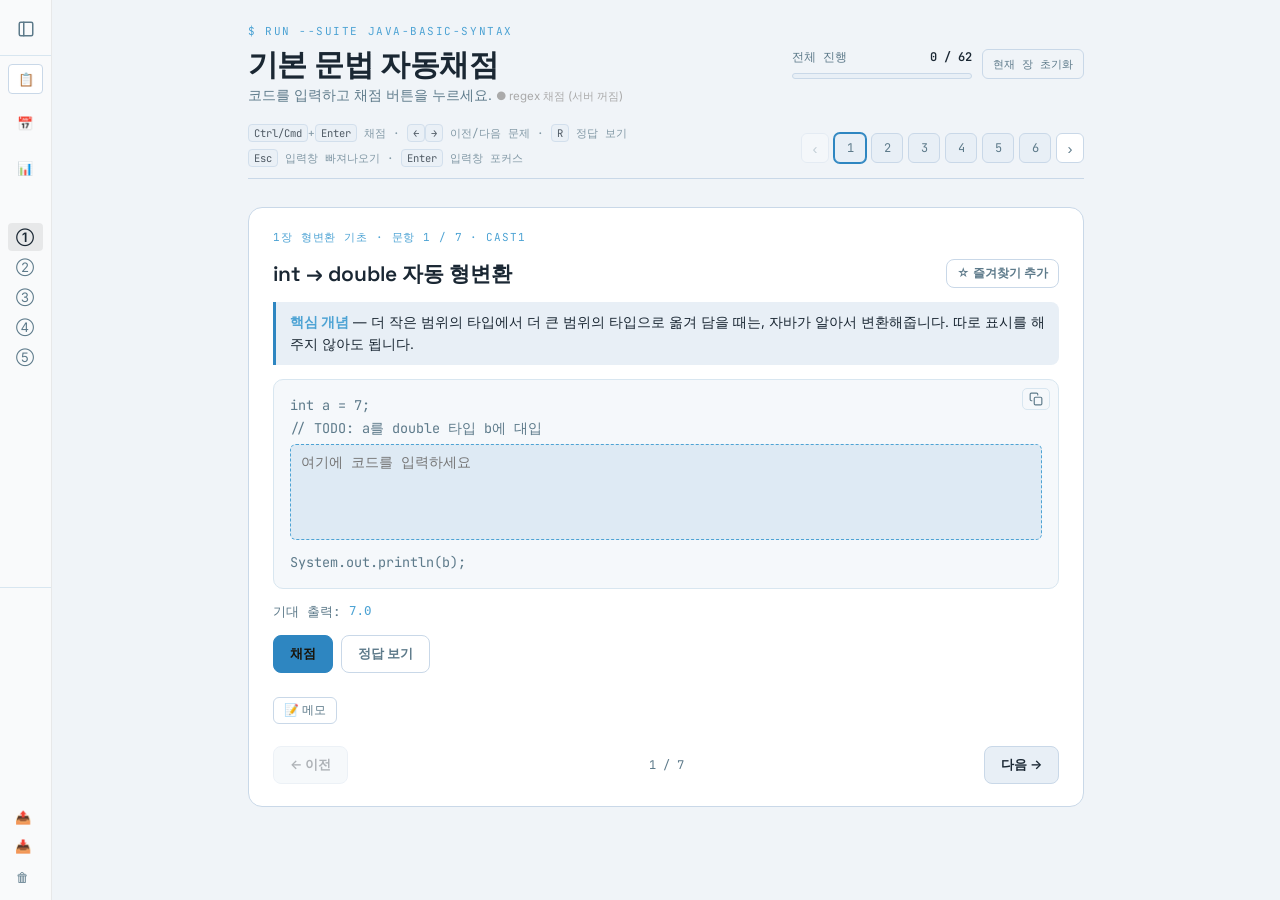
<file: index.html>
<!doctype html>
<html lang="ko">
  <head>
    <meta charset="UTF-8" />
    <meta name="viewport" content="width=device-width, initial-scale=1.0" />
    <title>Java 문법 채점기</title>
    <link rel="icon" type="image/png" href="icon/favicon.png" />
    <link rel="preconnect" href="https://fonts.googleapis.com" />
    <link rel="preconnect" href="https://fonts.gstatic.com" crossorigin />
    <link
      href="https://fonts.googleapis.com/css2?family=Space+Grotesk:wght@500;600;700&family=Inter:wght@400;500;600&family=JetBrains+Mono:wght@400;500;600&family=Roboto+Mono:wght@400;500&display=swap"
      rel="stylesheet"
    />
    <link rel="stylesheet" href="client/style.css" />
    <script src="ch1-basic-syntax/items/levels.js"></script>
    <script src="ch1-basic-syntax/items/questions.js"></script>
    <script src="ch2-oop/items/levels.js"></script>
    <script src="ch2-oop/items/questions.js"></script>
    <script src="ch3-collections/items/levels.js"></script>
    <script src="ch3-collections/items/questions.js"></script>
    <script src="ch4-data-structures/items/levels.js"></script>
    <script src="ch4-data-structures/items/questions.js"></script>
    <script src="ch5-lambda-stream-io/items/levels.js"></script>
    <script src="ch5-lambda-stream-io/items/questions.js"></script>
  </head>
  <body>
    <div id="page-wrap">
      <div id="lv-tooltip"></div>
      <nav id="sidebar">
        <div id="sidebar-header">
          <button id="sidebar-pin" title="사이드바 고정/해제">
            <svg width="18" height="18" viewBox="0 0 24 24" fill="none" stroke="currentColor" stroke-width="2" stroke-linecap="round" stroke-linejoin="round">
              <rect x="3" y="3" width="18" height="18" rx="2"/>
              <line x1="9" y1="3" x2="9" y2="21"/>
            </svg>
          </button>
          <div class="sidebar-brand-wrap">
            <div class="sidebar-brand">Java 문법 채점기</div>
            <div class="sidebar-sub">$ java --curriculum</div>
          </div>
        </div>
        <div id="sidebar-overview">
          <button class="ch-btn" data-ch="0"><span class="ch-icon">📋</span><span class="ch-text">전체 개요<span class="ov-pct"></span></span></button>
        </div>
        <div class="sidebar-divider"></div>
        <div id="sidebar-daily">
          <button class="ch-btn" data-ch="-1"><span class="ch-icon">📅</span><span class="ch-text">데일리 문제<span class="daily-badge"></span></span></button>
        </div>
        <div class="sidebar-divider"></div>
        <div id="sidebar-stats">
          <button class="ch-btn" data-ch="-2"><span class="ch-icon">📊</span><span class="ch-text">오답 통계</span></button>
        </div>
        <div class="sidebar-divider"></div>
        <div id="sidebar-section-label">챕터</div>
        <div id="chapter-nav">
          <button class="ch-btn ch-active" data-ch="1"><span class="ch-icon">①</span><span class="ch-text">기본 문법</span></button>
          <button class="ch-btn" data-ch="2"><span class="ch-icon">②</span><span class="ch-text">OOP 기초</span></button>
          <button class="ch-btn" data-ch="3"><span class="ch-icon">③</span><span class="ch-text">컬렉션</span></button>
          <button class="ch-btn" data-ch="4"><span class="ch-icon">④</span><span class="ch-text">자료구조 응용</span></button>
          <button class="ch-btn" data-ch="5"><span class="ch-icon">⑤</span><span class="ch-text">람다·Stream·IO</span></button>
        </div>
        <div id="level-nav"></div>
        <div id="sidebar-footer">
          <div id="grass-wrap">
            <div class="grass-label">학습 잔디</div>
            <div class="grass-chart">
              <div class="grass-y-axis">
                <span></span><span>월</span><span></span><span>수</span><span></span><span>금</span><span></span>
              </div>
              <div class="grass-col-wrap">
                <div id="grass-x-axis"></div>
                <div id="grass-grid"></div>
              </div>
            </div>
            <div id="grass-tooltip"></div>
          </div>
          <div class="data-transfer-btns">
            <button class="ch-reset-btn" data-action="export-data"><span class="ch-icon">📤</span><span class="ch-text">데이터 내보내기</span></button>
            <button class="ch-reset-btn" data-action="import-data"><span class="ch-icon">📥</span><span class="ch-text">데이터 가져오기</span></button>
            <input type="file" id="import-file-input" accept=".json" style="display:none;" />
          </div>
          <button class="ch-reset-btn" data-action="reset-all"><span class="ch-icon">🗑</span><span class="ch-text">전체 초기화</span></button>
        </div>
      </nav>
      <div id="main-wrap">
        <div id="app"><div class="loading">진행 상황 불러오는 중...</div></div>
      </div>
    </div>
    <script src="client/app.js"></script>
  </body>
</html>
</file>
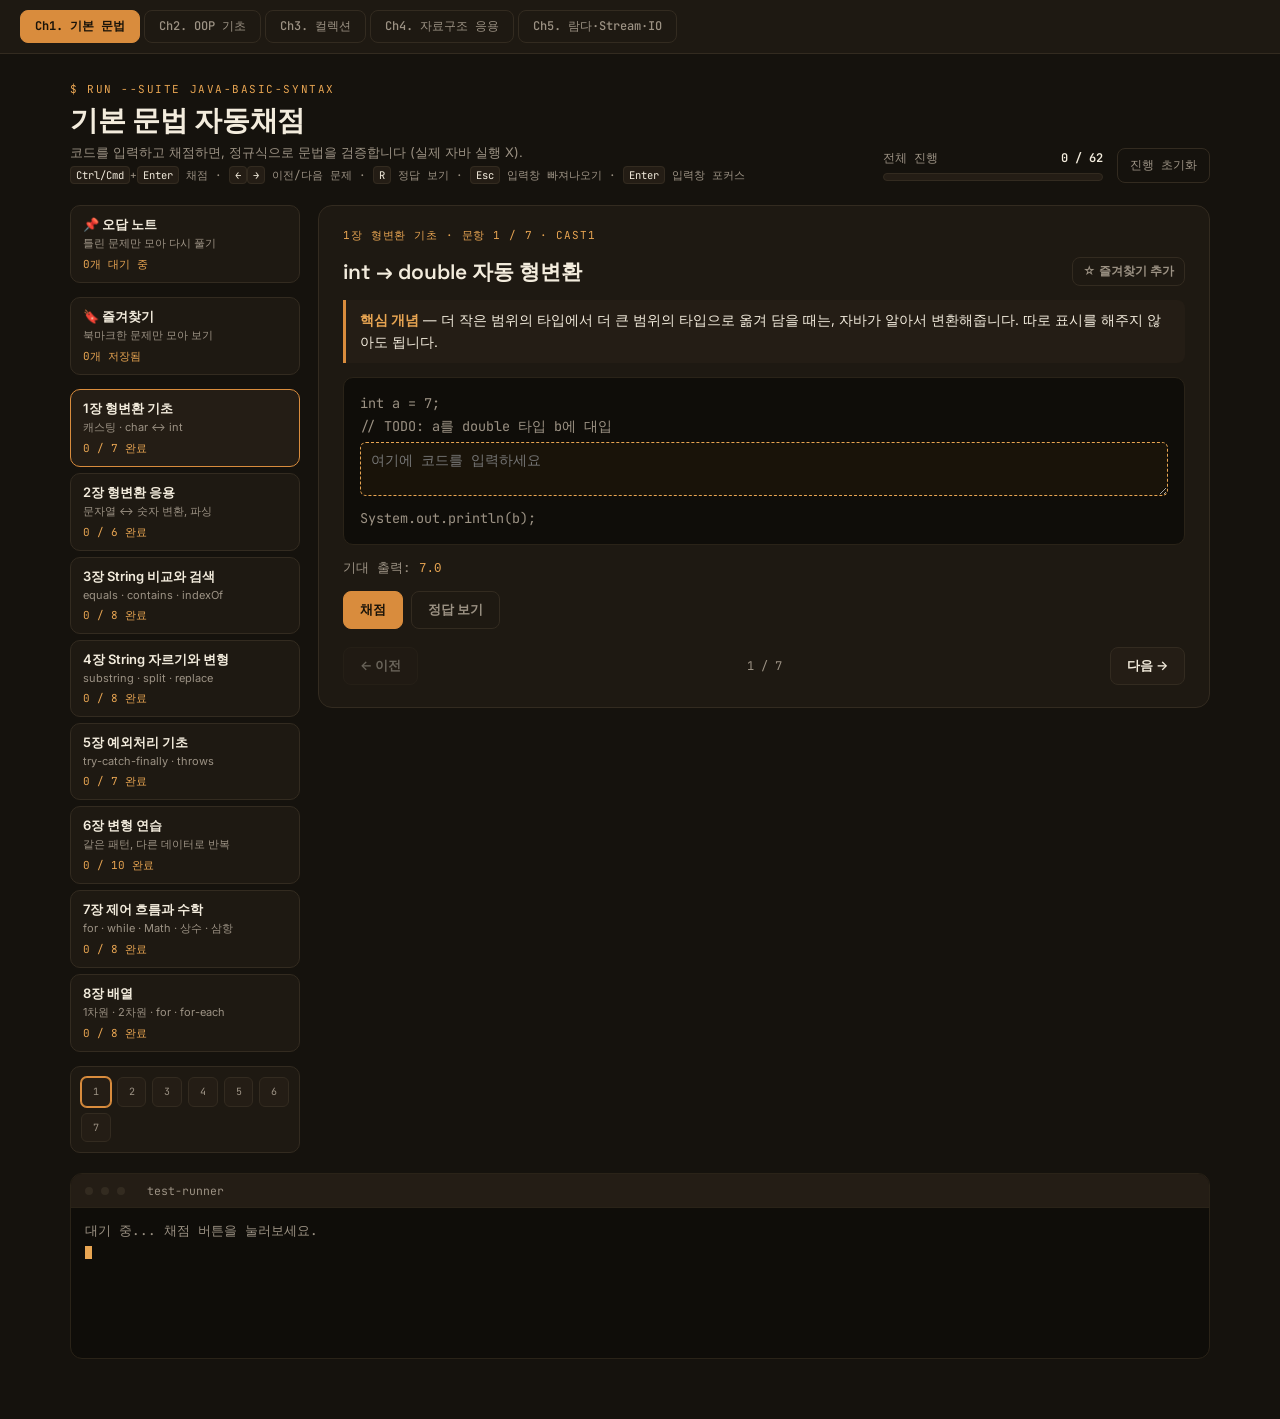
<file: main.html>
<!DOCTYPE html>
<html lang="ko">
<head>
<meta charset="UTF-8">
<meta name="viewport" content="width=device-width, initial-scale=1.0">
<title>Java 자동채점</title>
<link rel="preconnect" href="https://fonts.googleapis.com">
<link rel="preconnect" href="https://fonts.gstatic.com" crossorigin>
<link href="https://fonts.googleapis.com/css2?family=Space+Grotesk:wght@500;600;700&family=Inter:wght@400;500;600&family=JetBrains+Mono:wght@400;500;600&display=swap" rel="stylesheet">
<style>
  :root{
    --bg:#15120D;
    --surface:#1E1912;
    --surface2:#241D15;
    --code-bg:#0F0D09;
    --border:#332B20;
    --border-soft:#2A2318;
    --accent:#D98C3D;
    --accent-soft:#E8A552;
    --success:#6FD9A0;
    --fail:#E2604F;
    --text:#F3ECDD;
    --muted:#9C9284;
    --mono:'JetBrains Mono', ui-monospace, SFMono-Regular, monospace;
    --display:'Space Grotesk', sans-serif;
    --body:'Inter', sans-serif;
  }
  *{box-sizing:border-box;}
  html,body{margin:0;padding:0;}
  body{background:var(--bg);color:var(--text);font-family:var(--body);min-height:100vh;}

  /* ---------- chapter nav ---------- */
  #chapter-nav{
    position:sticky;top:0;z-index:100;
    background:var(--surface);border-bottom:1px solid var(--border);
    display:flex;gap:4px;padding:10px 20px;overflow-x:auto;
  }
  .ch-btn{
    font-family:var(--mono);font-size:12px;font-weight:500;
    background:transparent;border:1px solid var(--border);border-radius:8px;
    color:var(--muted);padding:7px 14px;cursor:pointer;transition:.15s;white-space:nowrap;
  }
  .ch-btn:hover{border-color:var(--accent-soft);color:var(--text);}
  .ch-btn.ch-active{background:var(--accent);border-color:var(--accent);color:#191309;font-weight:700;}

  #app{max-width:1180px;margin:0 auto;padding:28px 20px 60px;}

  /* ---------- topbar ---------- */
  .topbar{display:flex;justify-content:space-between;align-items:flex-end;gap:20px;flex-wrap:wrap;margin-bottom:22px;}
  .brand-eyebrow{font-family:var(--mono);font-size:11px;letter-spacing:.14em;color:var(--accent-soft);text-transform:uppercase;margin-bottom:6px;}
  .brand-title{font-family:var(--display);font-weight:700;font-size:28px;letter-spacing:-0.01em;margin:0;}
  .brand-sub{color:var(--muted);font-size:13px;margin-top:4px;}
  .top-stats{display:flex;align-items:center;gap:14px;}
  .progress-wrap{min-width:220px;}
  .progress-label{display:flex;justify-content:space-between;font-family:var(--mono);font-size:12px;color:var(--muted);margin-bottom:6px;}
  .progress-label b{color:var(--text);font-weight:600;}
  .progress-track{height:8px;border-radius:99px;background:var(--surface2);border:1px solid var(--border);overflow:hidden;}
  .progress-fill{height:100%;background:linear-gradient(90deg,var(--accent),var(--accent-soft));transition:width .3s ease;}
  .reset-btn{font-family:var(--mono);font-size:12px;color:var(--muted);background:transparent;border:1px solid var(--border);border-radius:8px;padding:8px 12px;cursor:pointer;transition:.15s;}
  .reset-btn:hover{border-color:var(--fail);color:var(--fail);}

  /* ---------- layout ---------- */
  .layout{display:grid;grid-template-columns:230px 1fr;gap:18px;}
  @media(max-width:760px){.layout{grid-template-columns:1fr;}}
  .sidebar{display:flex;flex-direction:column;gap:14px;}
  .level-tabs{display:flex;flex-direction:column;gap:6px;}
  @media(max-width:760px){.level-tabs{flex-direction:row;overflow-x:auto;padding-bottom:4px;}}
  .level-tab{text-align:left;background:var(--surface);border:1px solid var(--border);border-radius:10px;padding:10px 12px;cursor:pointer;color:var(--text);font-family:var(--body);transition:.15s;}
  @media(max-width:760px){.level-tab{flex:0 0 auto;min-width:150px;}}
  .level-tab:hover{border-color:var(--accent-soft);}
  .level-tab.active{border-color:var(--accent);background:var(--surface2);}
  .level-tab .lt-name{font-weight:600;font-size:13px;}
  .level-tab .lt-sub{font-size:11px;color:var(--muted);margin-top:2px;}
  .level-tab .lt-count{font-family:var(--mono);font-size:11px;color:var(--accent-soft);margin-top:6px;}

  .dot-grid{display:grid;grid-template-columns:repeat(6,1fr);gap:6px;background:var(--surface);border:1px solid var(--border);border-radius:10px;padding:10px;}
  @media(max-width:760px){.dot-grid{grid-template-columns:repeat(10,1fr);}}
  .dot{aspect-ratio:1;border-radius:6px;border:1px solid var(--border);background:var(--surface2);display:flex;align-items:center;justify-content:center;font-family:var(--mono);font-size:10px;color:var(--muted);cursor:pointer;transition:.15s;}
  .dot:hover{border-color:var(--accent-soft);}
  .dot.current{border-color:var(--accent);box-shadow:0 0 0 1px var(--accent);}
  .dot.pass{background:rgba(111,217,160,.14);border-color:var(--success);color:var(--success);}
  .dot.fail{background:rgba(226,96,79,.14);border-color:var(--fail);color:var(--fail);}
  .dot.bookmarked{outline:2px solid var(--accent-soft);outline-offset:1px;}

  .kbd-hint{font-family:var(--mono);font-size:11px;color:var(--muted);margin-top:6px;}
  .kbd-hint kbd{background:var(--surface2);border:1px solid var(--border);border-radius:4px;padding:1px 5px;font-family:var(--mono);font-size:10.5px;color:var(--text);}

  /* ---------- question card ---------- */
  .card{background:var(--surface);border:1px solid var(--border);border-radius:14px;padding:22px 24px;display:flex;flex-direction:column;gap:14px;}
  .card-eyebrow{font-family:var(--mono);font-size:11px;color:var(--accent-soft);letter-spacing:.08em;text-transform:uppercase;}
  .card-title{font-family:var(--display);font-size:21px;font-weight:600;margin:0;}
  .concept{background:var(--surface2);border-left:3px solid var(--accent);border-radius:0 8px 8px 0;padding:10px 14px;font-size:13.5px;line-height:1.6;color:var(--text);}
  .concept b{color:var(--accent-soft);}
  .codebox{background:var(--code-bg);border:1px solid var(--border-soft);border-radius:10px;padding:14px 16px;font-family:var(--mono);font-size:13.5px;line-height:1.7;}
  .cl{white-space:pre-wrap;color:var(--text);}
  .cl.muted{color:var(--muted);}
  .blank{width:100%;resize:vertical;background:#191309;border:1px dashed var(--accent-soft);border-radius:6px;color:var(--accent-soft);font-family:var(--mono);font-size:13.5px;padding:8px 10px;margin:4px 0;outline:none;}
  .blank:focus{border-style:solid;border-color:var(--accent);}
  .expected{font-family:var(--mono);font-size:12.5px;color:var(--muted);}
  .expected code{color:var(--accent-soft);background:none;}
  .actions{display:flex;flex-wrap:wrap;gap:8px;align-items:center;}
  .btn{font-family:var(--body);font-weight:600;font-size:13px;border-radius:8px;padding:9px 16px;cursor:pointer;border:1px solid var(--border);transition:.15s;}
  .btn-grade{background:var(--accent);border-color:var(--accent);color:#191309;}
  .btn-grade:hover{background:var(--accent-soft);}
  .btn-ghost{background:transparent;color:var(--muted);}
  .btn-ghost:hover{color:var(--text);border-color:var(--accent-soft);}
  .btn-nav{background:var(--surface2);color:var(--text);}
  .btn-nav:hover{border-color:var(--accent-soft);}
  .btn-nav:disabled{opacity:.35;cursor:not-allowed;}
  .feedback{font-family:var(--mono);font-size:13px;border-radius:8px;padding:9px 12px;display:none;}
  .feedback.show{display:block;}
  .feedback.pass{background:rgba(111,217,160,.12);color:var(--success);border:1px solid rgba(111,217,160,.3);}
  .feedback.fail{background:rgba(226,96,79,.12);color:var(--fail);border:1px solid rgba(226,96,79,.3);}
  .answer-box{display:none;background:var(--surface2);border:1px solid var(--border);border-radius:10px;padding:14px 16px;}
  .answer-box.show{display:block;}
  .answer-box .lbl{font-family:var(--mono);font-size:11px;color:var(--accent-soft);margin-bottom:8px;letter-spacing:.06em;}
  .answer-box .al{font-family:var(--mono);font-size:13.5px;color:var(--text);white-space:pre-wrap;}
  .answer-box .note{margin-top:10px;font-size:13px;color:var(--muted);line-height:1.6;}
  .nav-row{display:flex;justify-content:space-between;align-items:center;margin-top:4px;}
  .nav-row .pos{font-family:var(--mono);font-size:12px;color:var(--muted);}

  /* ---------- terminal log ---------- */
  .terminal{margin-top:20px;background:var(--code-bg);border:1px solid var(--border-soft);border-radius:12px;overflow:hidden;}
  .terminal-head{display:flex;align-items:center;gap:8px;padding:9px 14px;background:var(--surface2);border-bottom:1px solid var(--border-soft);font-family:var(--mono);font-size:11.5px;color:var(--muted);}
  .terminal-dot{width:8px;height:8px;border-radius:50%;background:var(--border);}
  .terminal-body{height:150px;overflow-y:auto;padding:12px 14px;font-family:var(--mono);font-size:12.5px;line-height:1.7;color:var(--muted);}
  .terminal-body .ln{white-space:pre-wrap;}
  .terminal-body .ln.pass{color:var(--success);}
  .terminal-body .ln.fail{color:var(--fail);}
  .terminal-body .ln.cmd{color:var(--accent-soft);}
  .cursor{display:inline-block;width:7px;height:13px;background:var(--accent-soft);animation:blink 1s steps(1) infinite;vertical-align:-2px;}
  @keyframes blink{50%{opacity:0;}}
  .loading{padding:60px 0;text-align:center;color:var(--muted);font-family:var(--mono);font-size:13px;}
</style>
<script src="ch1-basic-syntax/items/levels.js"></script>
<script src="ch1-basic-syntax/items/questions.js"></script>
<script src="ch2-oop/items/levels.js"></script>
<script src="ch2-oop/items/questions.js"></script>
<script src="ch3-collections/items/levels.js"></script>
<script src="ch3-collections/items/questions.js"></script>
<script src="ch4-data-structures/items/levels.js"></script>
<script src="ch4-data-structures/items/questions.js"></script>
<script src="ch5-lambda-stream-io/items/levels.js"></script>
<script src="ch5-lambda-stream-io/items/questions.js"></script>
</head>
<body>

<div id="chapter-nav">
  <button class="ch-btn ch-active" data-ch="1">Ch1. 기본 문법</button>
  <button class="ch-btn" data-ch="2">Ch2. OOP 기초</button>
  <button class="ch-btn" data-ch="3">Ch3. 컬렉션</button>
  <button class="ch-btn" data-ch="4">Ch4. 자료구조 응용</button>
  <button class="ch-btn" data-ch="5">Ch5. 람다·Stream·IO</button>
</div>

<div id="app"><div class="loading">진행 상황 불러오는 중...</div></div>

<script>
(function(){


  /* ============ 현재 챕터 상태 ============ */
  var currentCh = 1;
  var LEVELS    = CHAPTER_DATA[1].levels;
  var QUESTIONS = CHAPTER_DATA[1].questions;
  var STORAGE_KEY  = CHAPTER_DATA[1].storageKey;
  var BOOKMARK_KEY = CHAPTER_DATA[1].bookmarkKey;

  /* ============ 앱 상태 ============ */
  var state = {
    loaded:false,
    progress:{},
    inputs:{},
    revealed:{},
    bookmarks:{},
    level:0, index:0, log:[],
    reviewMode:false, bookmarkMode:false
  };

  /* ============ 저장소 ============ */
  var store = {
    get: function(key){
      if(window.storage && window.storage.get){
        return window.storage.get(key, false).then(function(res){ return res && res.value ? res.value : null; });
      }
      return Promise.resolve(localStorage.getItem(key));
    },
    set: function(key, val){
      if(window.storage && window.storage.set) return window.storage.set(key, val, false);
      try{ localStorage.setItem(key, val); }catch(e){}
      return Promise.resolve();
    }
  };

  async function loadProgress(){
    try{ var v = await store.get(STORAGE_KEY); if(v) state.progress = JSON.parse(v)||{}; }catch(e){ state.progress={}; }
    try{ var b = await store.get(BOOKMARK_KEY); if(b) state.bookmarks = JSON.parse(b)||{}; }catch(e){ state.bookmarks={}; }
    state.loaded = true;
  }
  async function saveProgress(){
    try{ await store.set(STORAGE_KEY, JSON.stringify(state.progress)); }catch(e){}
  }
  async function saveBookmarks(){
    try{ await store.set(BOOKMARK_KEY, JSON.stringify(state.bookmarks)); }catch(e){}
  }

  /* ============ 챕터 전환 ============ */
  function switchChapter(ch){
    currentCh = ch;
    LEVELS    = CHAPTER_DATA[ch].levels;
    QUESTIONS = CHAPTER_DATA[ch].questions;
    STORAGE_KEY  = CHAPTER_DATA[ch].storageKey;
    BOOKMARK_KEY = CHAPTER_DATA[ch].bookmarkKey;
    state = { loaded:false, progress:{}, inputs:{}, revealed:{}, bookmarks:{}, level:0, index:0, log:[], reviewMode:false, bookmarkMode:false };
    document.querySelectorAll('.ch-btn').forEach(function(b){
      b.classList.toggle('ch-active', parseInt(b.getAttribute('data-ch')) === ch);
    });
    render();
    loadProgress().then(render);
  }

  document.getElementById('chapter-nav').addEventListener('click', function(e){
    var btn = e.target.closest('.ch-btn');
    if(!btn) return;
    var ch = parseInt(btn.getAttribute('data-ch'));
    if(ch !== currentCh) switchChapter(ch);
  });

  /* ============ 유틸 ============ */
  function esc(s){
    return String(s).replace(/&/g,'&amp;').replace(/</g,'&lt;').replace(/>/g,'&gt;');
  }
  function questionsOfLevel(lv){ return QUESTIONS.filter(function(q){return q.level===lv;}); }
  function failedQuestions(){ return QUESTIONS.filter(function(q){ return state.progress[q.id]&&state.progress[q.id].status==='fail'; }); }
  function bookmarkedQuestions(){ return QUESTIONS.filter(function(q){ return !!state.bookmarks[q.id]; }); }
  function activeQuestionList(){
    if(state.reviewMode) return failedQuestions();
    if(state.bookmarkMode) return bookmarkedQuestions();
    return questionsOfLevel(state.level);
  }
  function totalPassed(){
    var n=0; Object.keys(state.progress).forEach(function(k){ if(state.progress[k]&&state.progress[k].status==='pass') n++; }); return n;
  }
  function levelPassed(lv){
    var n=0; questionsOfLevel(lv).forEach(function(q){ if(state.progress[q.id]&&state.progress[q.id].status==='pass') n++; }); return n;
  }

  /* ============ 채점 ============ */
  function gradeQuestion(q,input){ return q.regex.every(function(r){ return r.test(input); }); }
  function pushLog(qid,pass){ state.log.push({cmd:'check '+qid,pass:pass}); if(state.log.length>40) state.log.shift(); }

  /* ============ 에디터 보조 ============ */
  var BRACKET_OPEN_CLOSE={'(':')',  '[':']', '{':'}'}; var BRACKET_CLOSE_CHARS={')':true,']':true,'}':true}; var QUOTE_CHARS={'"':true,"'":true}; var INDENT_UNIT='    ';
  function lineBoundsOf(v,s,e){ var ls=v.lastIndexOf('\n',s-1)+1,le=v.indexOf('\n',e); if(le===-1)le=v.length; return {lineStart:ls,lineEnd:le}; }
  function indentSelection(ta,q){ var v=ta.value,s=ta.selectionStart,e=ta.selectionEnd; if(s===e){ ta.value=v.slice(0,s)+INDENT_UNIT+v.slice(s); ta.selectionStart=ta.selectionEnd=s+INDENT_UNIT.length; state.inputs[q.id]=ta.value; return; } var b=lineBoundsOf(v,s,e),lines=v.slice(b.lineStart,b.lineEnd).split('\n'),ind=lines.map(function(l){return INDENT_UNIT+l;}).join('\n'); ta.value=v.slice(0,b.lineStart)+ind+v.slice(b.lineEnd); ta.selectionStart=s+INDENT_UNIT.length; ta.selectionEnd=e+INDENT_UNIT.length*lines.length; state.inputs[q.id]=ta.value; }
  function outdentSelection(ta,q){ var v=ta.value,s=ta.selectionStart,e=ta.selectionEnd,b=lineBoundsOf(v,s,e),lines=v.slice(b.lineStart,b.lineEnd).split('\n'),removed=[],out=lines.map(function(l){ var m=l.match(/^( {1,4}|\t)/),n=m?m[0].length:0; removed.push(n); return l.slice(n); }).join('\n'); ta.value=v.slice(0,b.lineStart)+out+v.slice(b.lineEnd); var fr=removed[0]||0,tr=removed.reduce(function(a,c){return a+c;},0); ta.selectionStart=Math.max(b.lineStart,s-fr); ta.selectionEnd=Math.max(ta.selectionStart,e-tr); state.inputs[q.id]=ta.value; }
  function autoIndentNewline(ta,q){ var v=ta.value,pos=ta.selectionStart,ls=v.lastIndexOf('\n',pos-1)+1,cur=v.slice(ls,pos),im=cur.match(/^[ \t]*/),ind=im?im[0]:'',lns=v.slice(0,pos).replace(/\s+$/,'').slice(-1),ex=(lns==='{')? INDENT_UNIT:'',ins='\n'+ind+ex; ta.value=v.slice(0,pos)+ins+v.slice(pos); var np=pos+ins.length; ta.selectionStart=ta.selectionEnd=np; state.inputs[q.id]=ta.value; }
  function handleBracketKeydown(e,ta,q){ var key=e.key; if(e.ctrlKey||e.metaKey||e.altKey) return false; if(BRACKET_OPEN_CLOSE[key]){ var s=ta.selectionStart,en=ta.selectionEnd,v=ta.value,cl=BRACKET_OPEN_CLOSE[key]; if(s!==en){ var sel=v.slice(s,en); ta.value=v.slice(0,s)+key+sel+cl+v.slice(en); ta.selectionStart=s+1; ta.selectionEnd=en+1; }else{ ta.value=v.slice(0,s)+key+cl+v.slice(s); ta.selectionStart=ta.selectionEnd=s+1; } state.inputs[q.id]=ta.value; e.preventDefault(); return true; } if(QUOTE_CHARS[key]){ var s=ta.selectionStart,en=ta.selectionEnd,v=ta.value; if(s!==en){ var sel=v.slice(s,en); ta.value=v.slice(0,s)+key+sel+key+v.slice(en); ta.selectionStart=s+1; ta.selectionEnd=en+1; state.inputs[q.id]=ta.value; e.preventDefault(); return true; } if(v[s]===key){ ta.selectionStart=ta.selectionEnd=s+1; e.preventDefault(); return true; } ta.value=v.slice(0,s)+key+key+v.slice(s); ta.selectionStart=ta.selectionEnd=s+1; state.inputs[q.id]=ta.value; e.preventDefault(); return true; } if(BRACKET_CLOSE_CHARS[key]){ var p=ta.selectionStart; if(ta.selectionStart===ta.selectionEnd&&ta.value[p]===key){ ta.selectionStart=ta.selectionEnd=p+1; e.preventDefault(); return true; } return false; } if(key==='Backspace'){ var ss=ta.selectionStart,se=ta.selectionEnd; if(ss===se&&ss>0){ var pc=ta.value[ss-1],nc=ta.value[ss]; if((BRACKET_OPEN_CLOSE[pc]&&BRACKET_OPEN_CLOSE[pc]===nc)||(QUOTE_CHARS[pc]&&pc===nc)){ ta.value=ta.value.slice(0,ss-1)+ta.value.slice(ss+1); ta.selectionStart=ta.selectionEnd=ss-1; state.inputs[q.id]=ta.value; e.preventDefault(); return true; } } return false; } return false; }
  function handleEditorKeydown(e,ta,q){ if(e.key==='Tab'&&!e.ctrlKey&&!e.altKey&&!e.metaKey){ e.preventDefault(); if(e.shiftKey) outdentSelection(ta,q); else indentSelection(ta,q); return; } if(e.key==='Enter'&&!e.ctrlKey&&!e.metaKey){ e.preventDefault(); autoIndentNewline(ta,q); return; } handleBracketKeydown(e,ta,q); }

  /* ============ 렌더링 ============ */
  function renderEmptySpecial(){
    var app=document.getElementById('app'),passed=totalPassed(),isB=state.bookmarkMode;
    var title=isB?'🔖 아직 즐겨찾기한 문제가 없습니다':'🎉 지금은 틀린 문제가 없습니다';
    var html='';
    html+='<div class="topbar"><div><div class="brand-eyebrow">$ run --suite '+CHAPTER_DATA[currentCh].suite+'</div><h1 class="brand-title">'+CHAPTER_DATA[currentCh].brandTitle+'</h1></div>';
    html+='<div class="top-stats"><button class="reset-btn" data-action="reset">진행 초기화</button></div></div>';
    html+='<div class="card" style="text-align:center;padding:50px 24px;"><div class="card-title">'+title+'</div>';
    html+='<p style="color:var(--muted);font-size:13.5px;margin:10px 0 18px;">전체 진행: '+passed+' / '+QUESTIONS.length+'</p>';
    html+='<button class="btn btn-grade" data-action="exit-review">전체 문제로 돌아가기</button></div>';
    app.innerHTML=html;
  }

  function render(){
    var app=document.getElementById('app');
    if(!state.loaded){ app.innerHTML='<div class="loading">진행 상황 불러오는 중...</div>'; return; }
    var levelQs=activeQuestionList();
    if((state.reviewMode||state.bookmarkMode)&&levelQs.length===0){ renderEmptySpecial(); return; }
    if(state.index>=levelQs.length) state.index=0;
    var q=levelQs[state.index],passed=totalPassed(),html='';

    html+='<div class="topbar"><div>';
    html+='<div class="brand-eyebrow">$ run --suite '+CHAPTER_DATA[currentCh].suite+'</div>';
    html+='<h1 class="brand-title">'+CHAPTER_DATA[currentCh].brandTitle+'</h1>';
    html+='<div class="brand-sub">코드를 입력하고 채점하면, 정규식으로 문법을 검증합니다 (실제 자바 실행 X).</div>';
    html+='<div class="kbd-hint"><kbd>Ctrl/Cmd</kbd>+<kbd>Enter</kbd> 채점 · <kbd>←</kbd><kbd>→</kbd> 이전/다음 문제 · <kbd>R</kbd> 정답 보기 · <kbd>Esc</kbd> 입력창 빠져나오기 · <kbd>Enter</kbd> 입력창 포커스</div>';
    html+='</div><div class="top-stats"><div class="progress-wrap">';
    html+='<div class="progress-label"><span>전체 진행</span><b>'+passed+' / '+QUESTIONS.length+'</b></div>';
    html+='<div class="progress-track"><div class="progress-fill" style="width:'+Math.round(passed/QUESTIONS.length*100)+'%"></div></div>';
    html+='</div><button class="reset-btn" data-action="reset">진행 초기화</button></div></div>';

    html+='<div class="layout"><div class="sidebar">';
    var failCount=failedQuestions().length,bmCount=Object.keys(state.bookmarks).filter(function(k){return state.bookmarks[k];}).length;
    html+='<button class="level-tab" data-action="toggle-review" style="border-color:'+(state.reviewMode?'var(--accent)':'var(--border)')+';background:'+(state.reviewMode?'var(--surface2)':'var(--surface)')+';">';
    html+='<div class="lt-name">📌 오답 노트</div><div class="lt-sub">'+(state.reviewMode?'복습 모드 진행 중':'틀린 문제만 모아 다시 풀기')+'</div><div class="lt-count">'+failCount+'개 대기 중</div></button>';
    html+='<button class="level-tab" data-action="toggle-bookmark-mode" style="border-color:'+(state.bookmarkMode?'var(--accent)':'var(--border)')+';background:'+(state.bookmarkMode?'var(--surface2)':'var(--surface)')+';">';
    html+='<div class="lt-name">🔖 즐겨찾기</div><div class="lt-sub">'+(state.bookmarkMode?'즐겨찾기 모드 진행 중':'북마크한 문제만 모아 보기')+'</div><div class="lt-count">'+bmCount+'개 저장됨</div></button>';
    html+='<div class="level-tabs">';
    LEVELS.forEach(function(lv){
      var qs=questionsOfLevel(lv.id),p=levelPassed(lv.id);
      html+='<div class="level-tab'+((!state.reviewMode&&!state.bookmarkMode&&state.level===lv.id)?' active':'')+'" data-action="select-level" data-level="'+lv.id+'">';
      html+='<div class="lt-name">'+esc(lv.name)+'</div><div class="lt-sub">'+esc(lv.sub)+'</div><div class="lt-count">'+p+' / '+qs.length+' 완료</div></div>';
    });
    html+='</div><div class="dot-grid">';
    levelQs.forEach(function(qq,i){
      var st=state.progress[qq.id]&&state.progress[qq.id].status;
      var cls='dot'+(i===state.index?' current':'')+(st==='pass'?' pass':st==='fail'?' fail':'')+(state.bookmarks[qq.id]?' bookmarked':'');
      html+='<div class="'+cls+'" data-action="jump" data-index="'+i+'" title="'+esc(qq.id)+'">'+(st==='pass'?'✓':st==='fail'?'✗':(i+1))+'</div>';
    });
    html+='</div></div>';

    html+='<div class="content"><div class="card">';
    var eyebrow=state.reviewMode?'📌 오답 노트 (복습 모드)':(state.bookmarkMode?'🔖 즐겨찾기 모드':esc(LEVELS[state.level].name));
    html+='<div class="card-eyebrow">'+eyebrow+' · 문항 '+(state.index+1)+' / '+levelQs.length+' · '+esc(q.id)+'</div>';
    html+='<div style="display:flex;align-items:center;justify-content:space-between;gap:10px;flex-wrap:wrap;">';
    html+='<h2 class="card-title" style="margin:0;">'+esc(q.title)+'</h2>';
    html+='<button class="btn btn-ghost" style="padding:5px 10px;font-size:12px;white-space:nowrap;" data-action="toggle-bookmark" data-qid="'+esc(q.id)+'">'+(state.bookmarks[q.id]?'🔖 즐겨찾기 해제':'☆ 즐겨찾기 추가')+'</button></div>';
    if(state.reviewMode||state.bookmarkMode) html+='<button class="btn btn-ghost" style="align-self:flex-start;padding:5px 10px;font-size:12px;" data-action="exit-review">← 전체 문제로 돌아가기</button>';
    html+='<div class="concept"><b>핵심 개념</b> — '+esc(q.concept)+'</div>';
    html+='<div class="codebox">';
    q.before.forEach(function(l){ html+='<div class="cl muted">'+esc(l)+'</div>'; });
    q.placeholder.forEach(function(l){ html+='<div class="cl muted">'+esc(l)+'</div>'; });
    var savedInput=(state.inputs[q.id]!==undefined)?state.inputs[q.id]:((state.progress[q.id]&&state.progress[q.id].input)||'');
    html+='<textarea class="blank" id="ans-input" rows="'+(q.rows||2)+'" placeholder="여기에 코드를 입력하세요"></textarea>';
    q.after.forEach(function(l){ html+='<div class="cl muted">'+esc(l)+'</div>'; });
    html+='</div>';
    html+='<div class="expected">기대 출력: <code>'+esc(q.expected)+'</code></div>';
    var fb=state.progress[q.id],fbClass='',fbText='';
    if(fb&&fb.status==='pass'){ fbClass='pass show'; fbText='✓ PASS — 정답입니다.'; }
    else if(fb&&fb.status==='fail'){ fbClass='fail show'; fbText='✗ FAIL — 문법을 다시 확인해보세요.'; }
    html+='<div class="actions"><button class="btn btn-grade" data-action="grade">채점</button>';
    html+='<button class="btn btn-ghost" data-action="reveal">'+(state.revealed[q.id]?'정답 숨기기':'정답 보기')+'</button></div>';
    html+='<div class="feedback '+fbClass+'" id="fb-msg">'+fbText+'</div>';
    html+='<div class="answer-box'+(state.revealed[q.id]?' show':'')+'">';
    html+='<div class="lbl">🔍 정답</div>';
    q.answer.forEach(function(l){ html+='<div class="al">'+esc(l)+'</div>'; });
    if(q.note) html+='<div class="note">'+esc(q.note)+'</div>';
    html+='</div>';
    html+='<div class="nav-row">';
    html+='<button class="btn btn-nav" data-action="prev" '+(state.index===0?'disabled':'')+'>← 이전</button>';
    html+='<span class="pos">'+(state.index+1)+' / '+levelQs.length+'</span>';
    html+='<button class="btn btn-nav" data-action="next" '+(state.index===levelQs.length-1?'disabled':'')+'>다음 →</button>';
    html+='</div></div></div></div>';

    html+='<div class="terminal"><div class="terminal-head"><span class="terminal-dot"></span><span class="terminal-dot"></span><span class="terminal-dot"></span>&nbsp;&nbsp;test-runner</div>';
    html+='<div class="terminal-body" id="term-body">';
    if(state.log.length===0){ html+='<div class="ln">대기 중... 채점 버튼을 눌러보세요.</div>'; }
    else{ state.log.forEach(function(l){ html+='<div class="ln cmd">$ '+esc(l.cmd)+'</div><div class="ln '+(l.pass?'pass':'fail')+'">  '+(l.pass?'✓ PASS':'✗ FAIL')+'</div>'; }); }
    html+='<span class="cursor"></span></div></div>';

    app.innerHTML=html;
    var ta=document.getElementById('ans-input');
    if(ta){ ta.value=savedInput; ta.addEventListener('input',function(){ state.inputs[q.id]=ta.value; }); ta.addEventListener('keydown',function(e){ handleEditorKeydown(e,ta,q); }); }
    var term=document.getElementById('term-body'); if(term) term.scrollTop=term.scrollHeight;
  }

  /* ============ 액션 ============ */
  function doSelectLevel(lv){ state.reviewMode=false; state.bookmarkMode=false; state.level=lv; state.index=0; render(); }
  function doToggleReview(){ state.reviewMode=!state.reviewMode; if(state.reviewMode) state.bookmarkMode=false; state.index=0; render(); }
  function doToggleBookmarkMode(){ state.bookmarkMode=!state.bookmarkMode; if(state.bookmarkMode) state.reviewMode=false; state.index=0; render(); }
  function doExitSpecialMode(){ state.reviewMode=false; state.bookmarkMode=false; state.index=0; render(); }
  function doJump(i){ state.index=i; render(); }
  function doPrev(){ if(state.index>0){ state.index--; render(); } }
  function doNext(){ var lq=activeQuestionList(); if(state.index<lq.length-1){ state.index++; render(); } }
  function doReveal(){ var lq=activeQuestionList(),q=lq[state.index]; if(!q) return; state.revealed[q.id]=!state.revealed[q.id]; render(); }
  function doToggleBookmark(qid){ if(!qid) return; if(state.bookmarks[qid]) delete state.bookmarks[qid]; else state.bookmarks[qid]=true; saveBookmarks(); render(); }
  function doGrade(){ var lq=activeQuestionList(),q=lq[state.index]; if(!q) return; var ta=document.getElementById('ans-input'),val=ta?ta.value:''; var pass=gradeQuestion(q,val); state.progress[q.id]={status:pass?'pass':'fail',input:val}; pushLog(q.id,pass); saveProgress(); render(); }
  function doReset(){ if(window.confirm('모든 진행 상황을 초기화할까요? 되돌릴 수 없습니다.')){ state.progress={}; state.inputs={}; state.revealed={}; state.log=[]; state.reviewMode=false; saveProgress(); render(); } }
  function focusAnswerInput(){ var ta=document.getElementById('ans-input'); if(ta) ta.focus(); }

  /* ============ 이벤트 ============ */
  document.getElementById('app').addEventListener('click',function(e){
    var el=e.target.closest('[data-action]'); if(!el) return; var action=el.getAttribute('data-action');
    if(action==='select-level') doSelectLevel(parseInt(el.getAttribute('data-level'),10));
    else if(action==='toggle-review') doToggleReview();
    else if(action==='toggle-bookmark-mode') doToggleBookmarkMode();
    else if(action==='exit-review') doExitSpecialMode();
    else if(action==='jump') doJump(parseInt(el.getAttribute('data-index'),10));
    else if(action==='prev') doPrev();
    else if(action==='next') doNext();
    else if(action==='reveal') doReveal();
    else if(action==='toggle-bookmark') doToggleBookmark(el.getAttribute('data-qid'));
    else if(action==='grade') doGrade();
    else if(action==='reset') doReset();
  });

  document.addEventListener('keydown',function(e){
    var ta=document.getElementById('ans-input'),taf=document.activeElement===ta;
    if((e.ctrlKey||e.metaKey)&&e.key==='Enter'){ e.preventDefault(); doGrade(); return; }
    if(taf){ if(e.key==='Escape'){ e.preventDefault(); ta.blur(); } return; }
    if(e.key==='Enter'){ e.preventDefault(); focusAnswerInput(); }
    else if(e.key==='ArrowLeft'){ e.preventDefault(); doPrev(); }
    else if(e.key==='ArrowRight'){ e.preventDefault(); doNext(); }
    else if(e.key==='r'||e.key==='R'){ e.preventDefault(); doReveal(); }
  });

  /* ============ 시작 ============ */
  render();
  loadProgress().then(render);

})();
</script>
</body>
</html>
</file>
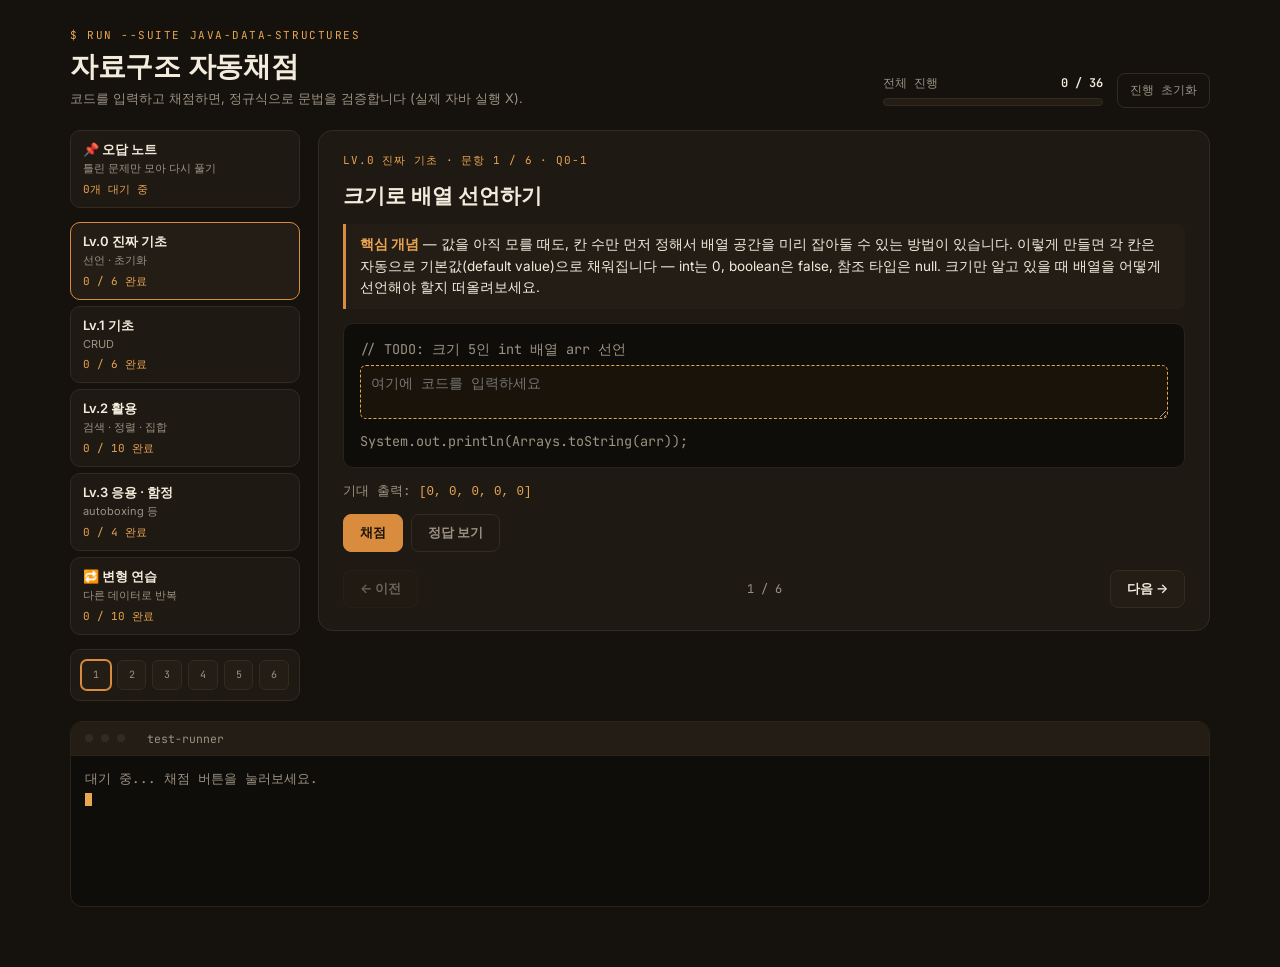
<file: ch1. 자바 컬렉션 + 입출력 문법/java_자료구조_자동채점.html>
<!DOCTYPE html>
<html lang="ko">
<head>
<meta charset="UTF-8">
<meta name="viewport" content="width=device-width, initial-scale=1.0">
<title>Java 자료구조 자동채점</title>
<link rel="preconnect" href="https://fonts.googleapis.com">
<link rel="preconnect" href="https://fonts.gstatic.com" crossorigin>
<link href="https://fonts.googleapis.com/css2?family=Space+Grotesk:wght@500;600;700&family=Inter:wght@400;500;600&family=JetBrains+Mono:wght@400;500;600&display=swap" rel="stylesheet">
<style>
  :root{
    --bg:#15120D;
    --surface:#1E1912;
    --surface2:#241D15;
    --code-bg:#0F0D09;
    --border:#332B20;
    --border-soft:#2A2318;
    --accent:#D98C3D;
    --accent-soft:#E8A552;
    --success:#6FD9A0;
    --fail:#E2604F;
    --text:#F3ECDD;
    --muted:#9C9284;
    --mono:'JetBrains Mono', ui-monospace, SFMono-Regular, monospace;
    --display:'Space Grotesk', sans-serif;
    --body:'Inter', sans-serif;
  }
  *{box-sizing:border-box;}
  html,body{margin:0;padding:0;}
  body{
    background:var(--bg);
    color:var(--text);
    font-family:var(--body);
    min-height:100vh;
  }
  #app{max-width:1180px;margin:0 auto;padding:28px 20px 60px;}

  /* ---------- topbar ---------- */
  .topbar{
    display:flex;justify-content:space-between;align-items:flex-end;
    gap:20px;flex-wrap:wrap;margin-bottom:22px;
  }
  .brand-eyebrow{
    font-family:var(--mono);font-size:11px;letter-spacing:.14em;
    color:var(--accent-soft);text-transform:uppercase;margin-bottom:6px;
  }
  .brand-title{
    font-family:var(--display);font-weight:700;font-size:28px;
    letter-spacing:-0.01em;margin:0;
  }
  .brand-sub{color:var(--muted);font-size:13px;margin-top:4px;}
  .top-stats{display:flex;align-items:center;gap:14px;}
  .progress-wrap{min-width:220px;}
  .progress-label{
    display:flex;justify-content:space-between;font-family:var(--mono);
    font-size:12px;color:var(--muted);margin-bottom:6px;
  }
  .progress-label b{color:var(--text);font-weight:600;}
  .progress-track{
    height:8px;border-radius:99px;background:var(--surface2);
    border:1px solid var(--border);overflow:hidden;
  }
  .progress-fill{
    height:100%;background:linear-gradient(90deg,var(--accent),var(--accent-soft));
    transition:width .3s ease;
  }
  .reset-btn{
    font-family:var(--mono);font-size:12px;color:var(--muted);
    background:transparent;border:1px solid var(--border);border-radius:8px;
    padding:8px 12px;cursor:pointer;transition:.15s;
  }
  .reset-btn:hover{border-color:var(--fail);color:var(--fail);}

  /* ---------- layout ---------- */
  .layout{display:grid;grid-template-columns:230px 1fr;gap:18px;}
  @media(max-width:760px){.layout{grid-template-columns:1fr;}}

  .sidebar{display:flex;flex-direction:column;gap:14px;}
  .level-tabs{display:flex;flex-direction:column;gap:6px;}
  @media(max-width:760px){.level-tabs{flex-direction:row;overflow-x:auto;padding-bottom:4px;}}
  .level-tab{
    text-align:left;background:var(--surface);border:1px solid var(--border);
    border-radius:10px;padding:10px 12px;cursor:pointer;color:var(--text);
    font-family:var(--body);transition:.15s;
  }
  @media(max-width:760px){.level-tab{flex:0 0 auto;min-width:150px;}}
  .level-tab:hover{border-color:var(--accent-soft);}
  .level-tab.active{border-color:var(--accent);background:var(--surface2);}
  .level-tab .lt-name{font-weight:600;font-size:13px;}
  .level-tab .lt-sub{font-size:11px;color:var(--muted);margin-top:2px;}
  .level-tab .lt-count{
    font-family:var(--mono);font-size:11px;color:var(--accent-soft);margin-top:6px;
  }

  .dot-grid{
    display:grid;grid-template-columns:repeat(6,1fr);gap:6px;
    background:var(--surface);border:1px solid var(--border);border-radius:10px;padding:10px;
  }
  @media(max-width:760px){.dot-grid{grid-template-columns:repeat(10,1fr);}}
  .dot{
    aspect-ratio:1;border-radius:6px;border:1px solid var(--border);
    background:var(--surface2);display:flex;align-items:center;justify-content:center;
    font-family:var(--mono);font-size:10px;color:var(--muted);cursor:pointer;transition:.15s;
  }
  .dot:hover{border-color:var(--accent-soft);}
  .dot.current{border-color:var(--accent);box-shadow:0 0 0 1px var(--accent);}
  .dot.pass{background:rgba(111,217,160,.14);border-color:var(--success);color:var(--success);}
  .dot.fail{background:rgba(226,96,79,.14);border-color:var(--fail);color:var(--fail);}

  /* ---------- question card ---------- */
  .card{
    background:var(--surface);border:1px solid var(--border);border-radius:14px;
    padding:22px 24px;display:flex;flex-direction:column;gap:14px;
  }
  .card-eyebrow{
    font-family:var(--mono);font-size:11px;color:var(--accent-soft);
    letter-spacing:.08em;text-transform:uppercase;
  }
  .card-title{font-family:var(--display);font-size:21px;font-weight:600;margin:0;}
  .concept{
    background:var(--surface2);border-left:3px solid var(--accent);
    border-radius:0 8px 8px 0;padding:10px 14px;font-size:13.5px;line-height:1.6;color:var(--text);
  }
  .concept b{color:var(--accent-soft);}

  .codebox{
    background:var(--code-bg);border:1px solid var(--border-soft);border-radius:10px;
    padding:14px 16px;font-family:var(--mono);font-size:13.5px;line-height:1.7;
  }
  .cl{white-space:pre-wrap;color:var(--text);}
  .cl.muted{color:var(--muted);}
  .blank{
    width:100%;resize:vertical;background:#191309;border:1px dashed var(--accent-soft);
    border-radius:6px;color:var(--accent-soft);font-family:var(--mono);font-size:13.5px;
    padding:8px 10px;margin:4px 0;outline:none;
  }
  .blank:focus{border-style:solid;border-color:var(--accent);}
  .expected{
    font-family:var(--mono);font-size:12.5px;color:var(--muted);
  }
  .expected code{color:var(--accent-soft);background:none;}

  .actions{display:flex;flex-wrap:wrap;gap:8px;align-items:center;}
  .btn{
    font-family:var(--body);font-weight:600;font-size:13px;border-radius:8px;
    padding:9px 16px;cursor:pointer;border:1px solid var(--border);transition:.15s;
  }
  .btn-grade{background:var(--accent);border-color:var(--accent);color:#191309;}
  .btn-grade:hover{background:var(--accent-soft);}
  .btn-ghost{background:transparent;color:var(--muted);}
  .btn-ghost:hover{color:var(--text);border-color:var(--accent-soft);}
  .btn-nav{background:var(--surface2);color:var(--text);}
  .btn-nav:hover{border-color:var(--accent-soft);}
  .btn-nav:disabled{opacity:.35;cursor:not-allowed;}

  .feedback{
    font-family:var(--mono);font-size:13px;border-radius:8px;padding:9px 12px;display:none;
  }
  .feedback.show{display:block;}
  .feedback.pass{background:rgba(111,217,160,.12);color:var(--success);border:1px solid rgba(111,217,160,.3);}
  .feedback.fail{background:rgba(226,96,79,.12);color:var(--fail);border:1px solid rgba(226,96,79,.3);}

  .answer-box{
    display:none;background:var(--surface2);border:1px solid var(--border);border-radius:10px;
    padding:14px 16px;
  }
  .answer-box.show{display:block;}
  .answer-box .lbl{font-family:var(--mono);font-size:11px;color:var(--accent-soft);margin-bottom:8px;letter-spacing:.06em;}
  .answer-box .al{font-family:var(--mono);font-size:13.5px;color:var(--text);white-space:pre-wrap;}
  .answer-box .note{margin-top:10px;font-size:13px;color:var(--muted);line-height:1.6;}

  .nav-row{display:flex;justify-content:space-between;align-items:center;margin-top:4px;}
  .nav-row .pos{font-family:var(--mono);font-size:12px;color:var(--muted);}

  /* ---------- terminal log ---------- */
  .terminal{
    margin-top:20px;background:var(--code-bg);border:1px solid var(--border-soft);
    border-radius:12px;overflow:hidden;
  }
  .terminal-head{
    display:flex;align-items:center;gap:8px;padding:9px 14px;background:var(--surface2);
    border-bottom:1px solid var(--border-soft);font-family:var(--mono);font-size:11.5px;color:var(--muted);
  }
  .terminal-dot{width:8px;height:8px;border-radius:50%;background:var(--border);}
  .terminal-body{
    height:150px;overflow-y:auto;padding:12px 14px;font-family:var(--mono);
    font-size:12.5px;line-height:1.7;color:var(--muted);
  }
  .terminal-body .ln{white-space:pre-wrap;}
  .terminal-body .ln.pass{color:var(--success);}
  .terminal-body .ln.fail{color:var(--fail);}
  .terminal-body .ln.cmd{color:var(--accent-soft);}
  .cursor{display:inline-block;width:7px;height:13px;background:var(--accent-soft);
    animation:blink 1s steps(1) infinite;vertical-align:-2px;}
  @keyframes blink{50%{opacity:0;}}

  .loading{padding:60px 0;text-align:center;color:var(--muted);font-family:var(--mono);font-size:13px;}
</style>
</head>
<body>
<div id="app"><div class="loading">진행 상황 불러오는 중...</div></div>

<script>
(function(){

  /* ============ 데이터 ============ */
  var LEVELS = [
    {id:0, name:'Lv.0 진짜 기초', sub:'선언 · 초기화'},
    {id:1, name:'Lv.1 기초', sub:'CRUD'},
    {id:2, name:'Lv.2 활용', sub:'검색 · 정렬 · 집합'},
    {id:3, name:'Lv.3 응용 · 함정', sub:'autoboxing 등'},
    {id:4, name:'🔁 변형 연습', sub:'다른 데이터로 반복'}
  ];

  var QUESTIONS = [
    {id:'Q0-1', level:0, title:'크기로 배열 선언하기',
     concept:'값을 아직 모를 때도, 칸 수만 먼저 정해서 배열 공간을 미리 잡아둘 수 있는 방법이 있습니다. 이렇게 만들면 각 칸은 자동으로 기본값(default value)으로 채워집니다 — int는 0, boolean은 false, 참조 타입은 null. 크기만 알고 있을 때 배열을 어떻게 선언해야 할지 떠올려보세요.',
     before:[], placeholder:['// TODO: 크기 5인 int 배열 arr 선언'],
     after:['System.out.println(Arrays.toString(arr));'],
     expected:'[0, 0, 0, 0, 0]', answer:['int[] arr = new int[5];'], note:'',
     regex:[/int\s*\[\s*\]\s*arr\s*=\s*new\s*int\s*\[\s*5\s*\]\s*;?/]},

    {id:'Q0-2', level:0, title:'값을 알 때 배열 선언하기 (리터럴)',
     concept:'값을 이미 알고 있다면, 빈 배열을 만들고 하나씩 채우는 대신 선언과 동시에 한 번에 초기화하는 축약형이 있습니다. 단, 이 축약형은 선언 줄에서만 쓸 수 있습니다 — 변수를 먼저 선언해두고 나중에 따로 대입하려고 하면 컴파일 에러가 납니다.',
     before:[], placeholder:['// TODO: 1, 2, 3 값을 가진 int 배열 arr 선언'],
     after:['System.out.println(Arrays.toString(arr));'],
     expected:'[1, 2, 3]', answer:['int[] arr = {1, 2, 3};'], note:'',
     regex:[/int\s*\[\s*\]\s*arr\s*=\s*(?:new\s*int\s*\[\s*\])?\{\s*1\s*,\s*2\s*,\s*3\s*\}\s*;?/]},

    {id:'Q0-3', level:0, title:'2차원 배열 선언하기',
     concept:'2차원 배열은 사실 "배열을 원소로 담은 배열"입니다. 바깥쪽 길이와 안쪽 길이를 각각 따로 지정해서 선언할 수 있는데, 두 길이를 어떤 순서로 표기해야 할지 생각해보세요.',
     before:[], placeholder:['// TODO: 3행 2열짜리 int 2차원 배열 grid 선언'],
     after:['System.out.println(Arrays.deepToString(grid));'],
     expected:'[[0, 0], [0, 0], [0, 0]]', answer:['int[][] grid = new int[3][2];'], note:'',
     regex:[/int\s*\[\s*\]\s*\[\s*\]\s*grid\s*=\s*new\s*int\s*\[\s*3\s*\]\s*\[\s*2\s*\]\s*;?/]},

    {id:'Q0-4', level:0, title:'ArrayList 선언하기 (인터페이스 타입으로)',
     concept:'자바에서 컬렉션(collection)을 다룰 때는, 구체적인 구현 클래스보다 더 넓은 인터페이스 타입으로 변수를 선언해두는 관례가 있습니다. 나중에 구현체만 바꿔도 나머지 코드는 그대로 둘 수 있습니다 — 다형성(polymorphism)의 실용적 이유입니다. 왼쪽엔 어떤 타입을, 오른쪽엔 어떤 타입을 써야 할지 생각해보세요.',
     before:[], placeholder:['// TODO: 빈 정수 ArrayList list 선언'],
     after:['System.out.println(list.size());'],
     expected:'0', answer:['List<Integer> list = new ArrayList<>();'],
     note:'ArrayList<Integer> list = new ArrayList<>();도 동작은 같지만, 다형성을 살리려면 왼쪽을 인터페이스 타입으로 쓰는 게 관례입니다.',
     regex:[/(?:List|ArrayList)\s*<\s*Integer\s*>\s*list\s*=\s*new\s*ArrayList\s*<\s*>\s*\(\s*\)\s*;?/]},

    {id:'Q0-5', level:0, title:'래퍼 클래스(Wrapper Class)로 선언하기',
     concept:'제네릭(generics)을 쓰는 컬렉션은 원시 타입(primitive)을 직접 담을 수 없고, 반드시 객체 타입만 담을 수 있습니다. 그래서 int 대신 그에 대응하는 래퍼 클래스(wrapper class)를 써야 합니다. add(10)처럼 int 값을 넣으면 자바가 자동으로 객체로 변환해주는데, 이를 오토박싱(autoboxing)이라 합니다. (이 개념이 나중에 Q8 함정의 원인이 됩니다.)',
     before:[], placeholder:['// TODO: Integer를 담을 빈 ArrayList numbers 선언'],
     after:['numbers.add(10);','numbers.add(20);','System.out.println(numbers);'],
     expected:'[10, 20]', answer:['List<Integer> numbers = new ArrayList<>();'], note:'',
     regex:[/(?:List|ArrayList)\s*<\s*Integer\s*>\s*numbers\s*=\s*new\s*ArrayList\s*<\s*>\s*\(\s*\)\s*;?/]},

    {id:'Q0-6', level:0, title:'HashMap 선언하기 (타입 파라미터 2개)',
     concept:'Map은 key 타입과 value 타입, 총 두 개의 타입 파라미터를 받습니다. <KeyType, ValueType> 순서를 지켜야 합니다.',
     before:[], placeholder:['// TODO: String을 key로, Integer를 value로 갖는 빈 HashMap scores 선언'],
     after:['System.out.println(scores.size());'],
     expected:'0', answer:['Map<String, Integer> scores = new HashMap<>();'], note:'',
     regex:[/(?:Map|HashMap)\s*<\s*String\s*,\s*Integer\s*>\s*scores\s*=\s*new\s*HashMap\s*<\s*>\s*\(\s*\)\s*;?/]},

    {id:'Q1', level:1, title:'배열 오름차순 정렬',
     concept:'원시 타입(primitive) 배열을 정렬할 때는 비교자(Comparator)를 따로 지정할 수 없고, 항상 오름차순으로만 정렬하는 방법이 있습니다. (Q2의 객체 배열과 비교해보세요)',
     before:['int[] arr = {5, 3, 1, 4, 2};'], placeholder:['// TODO'],
     after:['System.out.println(Arrays.toString(arr));'],
     expected:'[1, 2, 3, 4, 5]', answer:['Arrays.sort(arr);'],
     note:'원시 타입 배열 정렬은 내부적으로 Dual-Pivot Quicksort를 사용하며, 항상 오름차순입니다.',
     regex:[/Arrays\.sort\s*\(\s*arr\s*\)\s*;?/]},

    {id:'Q6', level:1, title:'리스트 인덱스로 값 읽기',
     concept:'리스트에서 특정 위치의 값을 읽어오는 연산은 인덱스(index) 기반 접근이라 O(1)입니다.',
     before:['List<Integer> list = new ArrayList<>(Arrays.asList(10, 20, 30, 40, 50));'], placeholder:['// TODO'],
     after:['System.out.println("val6: " + val6);'],
     expected:'val6: 30', answer:['int val6 = list.get(2);'], note:'',
     regex:[/int\s*val6\s*=\s*list\.get\s*\(\s*2\s*\)\s*;?/]},

    {id:'Q7', level:1, title:'리스트 인덱스 값 수정',
     concept:'리스트의 특정 위치 값을 ‘교체’하는 연산과 ‘새로 끼워넣는’ 연산은 서로 다른 메서드입니다. 교체는 리스트의 길이를 바꾸지 않는다는 점에 주목하세요.',
     before:['// list = [10, 20, 30, 40, 50]'], placeholder:['// TODO'],
     after:['System.out.println(list);'],
     expected:'[10, 99, 30, 40, 50]', answer:['list.set(1, 99);'], note:'',
     regex:[/list\.set\s*\(\s*1\s*,\s*99\s*\)\s*;?/]},

    {id:'Q11', level:1, title:'HashSet 선언과 중복 제거',
     concept:'HashSet은 중복을 허용하지 않고, 입력 순서를 보장하지 않습니다.',
     before:[], placeholder:['Set<Integer> set11 = /* TODO */;'],
     after:['set11.add(1);','set11.add(2);','set11.add(3);','set11.add(2); // 중복 — 무시됨','System.out.println(set11.size());'],
     expected:'3', answer:['Set<Integer> set11 = new HashSet<>();'], note:'',
     regex:[/(?:Set|HashSet)\s*<\s*Integer\s*>\s*set11\s*=\s*new\s*HashSet\s*<\s*>\s*\(\s*\)\s*;?/]},

    {id:'Q16', level:1, title:'Map에 key-value 추가',
     concept:'맵에 키-값 쌍을 넣는 연산은, 키가 이미 있으면 기존 값을 덮어씁니다(overwrite). 즉 ‘추가’와 ‘수정’이 사실 같은 동작으로 처리됩니다.',
     before:['Map<String, Integer> map = new HashMap<>();'], placeholder:['// TODO'],
     after:['System.out.println(map.get("apple"));'],
     expected:'5', answer:['map.put("apple", 5);'], note:'',
     regex:[/map\.put\s*\(\s*"apple"\s*,\s*5\s*\)\s*;?/]},

    {id:'Q20', level:1, title:'Map에서 key 삭제',
     concept:'맵에서 특정 키를 지우는 연산은, 그 키가 원래 없었어도 예외 없이 조용히 넘어갑니다.',
     before:['// map에 "apple"=5가 들어있는 상태'], placeholder:['// TODO'],
     after:['System.out.println(map.size());'],
     expected:'0', answer:['map.remove("apple");'], note:'',
     regex:[/map\.remove\s*\(\s*"apple"\s*\)\s*;?/]},

    {id:'Q9', level:2, title:'값으로 인덱스 찾기',
     concept:'리스트에서 특정 값이 몇 번째 위치에 있는지 찾는 연산이 있습니다. 값이 없으면 -1을 반환합니다.',
     before:['// list = [10, 99, 30, 40, 50]'], placeholder:['// TODO'],
     after:['System.out.println(idx9);'],
     expected:'1', answer:['int idx9 = list.indexOf(99);'], note:'',
     regex:[/int\s*idx9\s*=\s*list\.indexOf\s*\(\s*99\s*\)\s*;?/]},

    {id:'Q12', level:2, title:'Set에 값 존재 여부 확인',
     concept:'Set에 특정 값이 들어있는지 확인하는 연산은 해시(hash) 기반 탐색이라 평균 O(1)입니다. (List에서 같은 종류의 확인은 O(n)이라는 점과 비교해두면 좋습니다.)',
     before:['// set11 = {1, 2, 3}'], placeholder:['boolean has2 = /* TODO */;'],
     after:['System.out.println(has2);'],
     expected:'true', answer:['boolean has2 = set11.contains(2);'], note:'',
     regex:[/boolean\s*has2\s*=\s*set11\.contains\s*\(\s*2\s*\)\s*;?/]},

    {id:'Q19', level:2, title:'Map의 key/value 존재 여부 확인',
     concept:'맵에서 ‘이 키가 있는지’ 확인하는 것과 ‘이 값이 있는지’ 확인하는 것은 비용이 다릅니다. 하나는 해시로 바로 찾아가고, 다른 하나는 모든 값을 하나씩 순회해야 합니다.',
     before:['map.put("apple", 5);'],
     placeholder:['boolean hasKey = /* TODO */;','boolean hasVal = /* TODO */;'],
     after:[], rows:3,
     expected:'hasKey = true, hasVal = true',
     answer:['boolean hasKey = map.containsKey("apple");','boolean hasVal = map.containsValue(5);'], note:'',
     regex:[/containsKey\s*\(\s*"apple"\s*\)/, /containsValue\s*\(\s*5\s*\)/]},

    {id:'Q2', level:2, title:'Integer 배열 내림차순 정렬',
     concept:'비교자(Comparator)를 지정해서 정렬 방향을 바꾸는 기능은 객체 배열(Integer[])에서만 쓸 수 있습니다. 원시 타입 int[]에는 이 옵션이 아예 없습니다 (Q1과 대조). 자바 표준 라이브러리에는 정렬 순서를 거꾸로 뒤집어주는 미리 만들어진 비교자가 있습니다.',
     before:['Integer[] arr2 = {5, 3, 1, 4, 2};'], placeholder:['// TODO'],
     after:['System.out.println(Arrays.toString(arr2));'],
     expected:'[5, 4, 3, 2, 1]', answer:['Arrays.sort(arr2, Collections.reverseOrder());'], note:'',
     regex:[/Arrays\.sort\s*\(\s*arr2\s*,\s*Collections\.reverseOrder\s*\(\s*\)\s*\)\s*;?/]},

    {id:'Q10', level:2, title:'List 내림차순 정렬',
     concept:'배열을 정렬하는 기능과 리스트를 정렬하는 기능은, 사실 서로 다른 클래스에 속해 있습니다. 이름이 비슷해서 헷갈리기 쉬우니 어느 클래스 소속인지 구분해서 기억해두세요.',
     before:['List<Integer> list10 = new ArrayList<>(Arrays.asList(3, 1, 4, 1, 5));'], placeholder:['// TODO'],
     after:['System.out.println(list10);'],
     expected:'[5, 4, 3, 1, 1]', answer:['Collections.sort(list10, Collections.reverseOrder());'], note:'',
     regex:[/Collections\.sort\s*\(\s*list10\s*,\s*Collections\.reverseOrder\s*\(\s*\)\s*\)\s*;?/]},

    {id:'Q3', level:2, title:'배열 특정 범위 채우기',
     concept:'배열의 일부 구간만 골라서 값으로 채우는 기능이 있습니다. 시작 인덱스는 포함되지만, 끝 인덱스는 미포함(exclusive)이라는 점에 주의하세요.',
     before:['int[] arr3 = {0, 0, 0, 0, 0};'], placeholder:['// TODO'],
     after:['System.out.println(Arrays.toString(arr3));'],
     expected:'[0, -1, -1, 0, 0]', answer:['Arrays.fill(arr3, 1, 3, -1);'],
     note:'인덱스 1, 2만 채워지고 인덱스 3은 채워지지 않습니다.',
     regex:[/Arrays\.fill\s*\(\s*arr3\s*,\s*1\s*,\s*3\s*,\s*-1\s*\)\s*;?/]},

    {id:'Q13', level:2, title:'교집합 (Set)',
     concept:'두 집합에서 공통으로 들어있는 원소만 남기고 싶을 때 쓰는 연산이 있습니다. 이 연산은 새 결과를 따로 반환하지 않고, 호출한 집합 자체를 직접 바꿔버립니다(in-place).',
     before:['Set<Integer> setA = new HashSet<>(Arrays.asList(1, 2, 3, 4));','Set<Integer> setB = new HashSet<>(Arrays.asList(3, 4, 5, 6));'],
     placeholder:['// TODO'], after:['System.out.println(setA);'],
     expected:'[3, 4]', answer:['setA.retainAll(setB);'], note:'',
     regex:[/setA\.retainAll\s*\(\s*setB\s*\)\s*;?/]},

    {id:'Q14', level:2, title:'합집합 (Set)',
     concept:'두 집합을 하나로 합치고 싶을 때 쓰는 연산이 있습니다. 중복된 원소는 자동으로 한 번만 남습니다.',
     before:['Set<Integer> setC = new HashSet<>(Arrays.asList(1, 2, 3));','Set<Integer> setD = new HashSet<>(Arrays.asList(3, 4, 5));'],
     placeholder:['// TODO'], after:['System.out.println(setC);'],
     expected:'[1, 2, 3, 4, 5]', answer:['setC.addAll(setD);'], note:'',
     regex:[/setC\.addAll\s*\(\s*setD\s*\)\s*;?/]},

    {id:'Q15', level:2, title:'차집합 (Set)',
     concept:'한 집합에서, 다른 집합과 겹치는 원소들만 골라 제거하고 싶을 때 쓰는 연산이 있습니다.',
     before:['Set<Integer> setE = new HashSet<>(Arrays.asList(1, 2, 3, 4));','Set<Integer> setF = new HashSet<>(Arrays.asList(3, 4, 5));'],
     placeholder:['// TODO'], after:['System.out.println(setE);'],
     expected:'[1, 2]', answer:['setE.removeAll(setF);'], note:'',
     regex:[/setE\.removeAll\s*\(\s*setF\s*\)\s*;?/]},

    {id:'Q17', level:2, title:'key 없을 때 기본값 반환 (저장은 안 됨)',
     concept:'맵에 없는 키를 조회할 때, 예외 대신 미리 정해둔 기본값을 돌려받고 싶을 때 쓰는 연산이 있습니다. 중요한 건, 이 연산이 맵에 그 키를 실제로 저장하지는 않는다는 점입니다 — 이 부분이 가장 헷갈리기 쉽습니다.',
     before:[], placeholder:['int val17 = /* TODO */;'],
     after:['System.out.println(val17);','System.out.println(map.containsKey("banana"));'],
     expected:'0, false', answer:['int val17 = map.getOrDefault("banana", 0);'], note:'',
     regex:[/int\s*val17\s*=\s*map\.getOrDefault\s*\(\s*"banana"\s*,\s*0\s*\)\s*;?/]},

    {id:'Q5', level:3, title:'배열 → ArrayList 변환',
     concept:'배열을 리스트로 감싸주는 기능이 있는데, 이걸로 바로 만든 리스트는 사실 배열을 그대로 감싼 고정 크기(fixed-size) 리스트라서 add/remove가 불가능합니다(UnsupportedOperationException). 진짜 자유롭게 추가·삭제 가능한 리스트가 필요하다면 한 단계를 더 거쳐야 합니다.',
     before:['Integer[] arr5 = {10, 20, 30};'], placeholder:['// TODO'],
     after:['System.out.println(list5);'],
     expected:'[10, 20, 30]', answer:['List<Integer> list5 = new ArrayList<>(Arrays.asList(arr5));'],
     note:'new ArrayList<>()로 한 번 더 감싸지 않으면 이후 add()/remove() 호출 시 런타임 예외가 발생합니다.',
     regex:[/List\s*<\s*Integer\s*>\s*list5\s*=\s*new\s*ArrayList\s*<\s*>\s*\(\s*Arrays\.asList\s*\(\s*arr5\s*\)\s*\)\s*;?/]},

    {id:'Q8', level:3, title:'인덱스 삭제 vs 값 삭제',
     concept:'리스트의 삭제 연산은 오버로딩(overloading)된 메서드라서, 인덱스로 지우는 버전과 값으로 지우는 버전이 따로 존재합니다. 정수를 그대로 넣으면 컴파일러는 그걸 인덱스로 받아들입니다. 그렇다면 "값으로 지우고 싶다"는 의도를 컴파일러에게 어떻게 전달해야 할까요? (Q0-5의 오토박싱 개념을 다시 떠올려보세요)',
     before:['// list = [10, 99, 30, 40, 50]'], placeholder:['// TODO  (값 30을 삭제하고 싶음)'],
     after:['System.out.println(list);'],
     expected:'[10, 99, 40, 50]', answer:['list.remove(Integer.valueOf(30));'],
     note:'list.remove(30)이라고 쓰면 인덱스 30번째 원소를 지우려다 IndexOutOfBoundsException이 납니다.',
     regex:[/list\.remove\s*\(\s*Integer\.valueOf\s*\(\s*30\s*\)\s*\)\s*;?/]},

    {id:'Q18', level:3, title:'빈도수 카운팅 패턴',
     concept:'각 단어가 몇 번 등장했는지 세고 싶을 때 자주 쓰는 전형적인 패턴이 있습니다. 처음 보는 단어는 0부터 시작해서 1을 더하고, 이미 본 단어는 기존 횟수에 1을 더하면 됩니다 — 이 두 경우를 한 줄로 동시에 처리하려면 어떻게 해야 할까요? 코딩테스트에서 거의 항상 등장하는 패턴이니 꼭 손에 익혀두세요.',
     before:['String[] words = {"a", "b", "a", "c", "a", "b"};','Map<String, Integer> freq = new HashMap<>();','for (String w : words) {'],
     placeholder:['    // TODO'],
     after:['}','System.out.println(freq.get("a"));','System.out.println(freq.get("b"));'],
     expected:'3, 2', answer:['freq.put(w, freq.getOrDefault(w, 0) + 1);'],
     note:'첫 등장 시 getOrDefault가 0을 반환해 1로 시작하고, 이후 등장할 때마다 기존 값에 1씩 더해집니다.',
     regex:[/freq\.put\s*\(\s*w\s*,\s*freq\.getOrDefault\s*\(\s*w\s*,\s*0\s*\)\s*\+\s*1\s*\)\s*;?/]},

    {id:'Q4', level:3, title:'2차원 배열 정렬 (람다 비교자)',
     concept:'2차원 배열은 사실 1차원 배열들을 원소로 담은 객체 배열입니다. 그래서 1차원 int[](Q1)와 달리, 정렬 기준을 직접 정해줄 수 있는 방법이 있습니다. 각 행의 0번째 값을 기준으로 두 행을 비교하려면 어떤 식을 써야 할지 생각해보세요.',
     before:['int[][] arr4 = {{3, 1}, {1, 5}, {2, 3}};'], placeholder:['// TODO  (0번 인덱스 기준 오름차순)'],
     after:['System.out.println(Arrays.deepToString(arr4));'],
     expected:'[[1, 5], [2, 3], [3, 1]]', answer:['Arrays.sort(arr4, (a, b) -> a[0] - b[0]);'],
     note:'a[0] - b[0]이 음수면 a가 앞, 양수면 b가 앞으로 정렬됩니다.',
     regex:[/Arrays\.sort\s*\(\s*arr4\s*,\s*\(\s*a\s*,\s*b\s*\)\s*->\s*(?:a\[0\]\s*-\s*b\[0\]|Integer\.compare\s*\(\s*a\[0\]\s*,\s*b\[0\]\s*\))\s*\)\s*;?/]},

    {id:'Q13b', level:4, title:'🔁 변형: 교집합 (다른 데이터)',
     concept:'두 집합에서 공통으로 들어있는 원소만 남기고 싶을 때 쓰는 연산이 있습니다. 이 연산은 새 결과를 따로 반환하지 않고, 호출한 집합 자체를 직접 바꿔버립니다(in-place). (Q13과 같은 패턴, 다른 데이터)',
     before:['Set<Integer> setA = new HashSet<>(Arrays.asList(10, 20, 30, 40));','Set<Integer> setB = new HashSet<>(Arrays.asList(20, 40, 50));'],
     placeholder:['// TODO'], after:['System.out.println(setA);'],
     expected:'[20, 40]', answer:['setA.retainAll(setB);'], note:'',
     regex:[/setA\.retainAll\s*\(\s*setB\s*\)\s*;?/]},

    {id:'Q14b', level:4, title:'🔁 변형: 합집합 (다른 데이터)',
     concept:'두 집합을 하나로 합치고 싶을 때 쓰는 연산이 있습니다. 중복된 원소는 자동으로 한 번만 남습니다. (Q14와 같은 패턴, 다른 데이터)',
     before:['Set<Integer> setC = new HashSet<>(Arrays.asList(1, 3, 5));','Set<Integer> setD = new HashSet<>(Arrays.asList(2, 3, 4));'],
     placeholder:['// TODO'], after:['System.out.println(setC);'],
     expected:'[1, 2, 3, 4, 5]', answer:['setC.addAll(setD);'], note:'',
     regex:[/setC\.addAll\s*\(\s*setD\s*\)\s*;?/]},

    {id:'Q15b', level:4, title:'🔁 변형: 차집합 (다른 데이터)',
     concept:'한 집합에서, 다른 집합과 겹치는 원소들만 골라 제거하고 싶을 때 쓰는 연산이 있습니다. (Q15와 같은 패턴, 다른 데이터)',
     before:['Set<Integer> setE = new HashSet<>(Arrays.asList(1, 2, 3, 4, 5));','Set<Integer> setF = new HashSet<>(Arrays.asList(2, 4));'],
     placeholder:['// TODO'], after:['System.out.println(setE);'],
     expected:'[1, 3, 5]', answer:['setE.removeAll(setF);'], note:'',
     regex:[/setE\.removeAll\s*\(\s*setF\s*\)\s*;?/]},

    {id:'Q17b', level:4, title:'🔁 변형: 기본값 반환 (다른 데이터)',
     concept:'맵에 없는 키를 조회할 때, 예외 대신 미리 정해둔 기본값을 돌려받고 싶을 때 쓰는 연산이 있습니다. 이 연산은 맵에 그 키를 실제로 저장하지는 않습니다. (Q17과 같은 패턴, 다른 데이터)',
     before:['Map<String, Integer> map = new HashMap<>();','map.put("apple", 5);'],
     placeholder:['int val = /* TODO */;'], after:['System.out.println(val);'],
     expected:'-1', answer:['int val = map.getOrDefault("kiwi", -1);'], note:'',
     regex:[/int\s*val\s*=\s*map\.getOrDefault\s*\(\s*"kiwi"\s*,\s*-1\s*\)\s*;?/]},

    {id:'Q8b', level:4, title:'🔁 변형: 인덱스 삭제 vs 값 삭제 (다른 데이터)',
     concept:'리스트의 삭제 연산은 오버로딩(overloading)된 메서드라서, 인덱스로 지우는 버전과 값으로 지우는 버전이 따로 존재합니다. 정수를 그대로 넣으면 인덱스로 해석된다는 점을 떠올려보세요. (Q8과 같은 패턴, 다른 데이터)',
     before:['List<Integer> list = new ArrayList<>(Arrays.asList(5, 15, 25, 35));'],
     placeholder:['// TODO (값 25를 삭제하고 싶음)'], after:['System.out.println(list);'],
     expected:'[5, 15, 35]', answer:['list.remove(Integer.valueOf(25));'], note:'',
     regex:[/list\.remove\s*\(\s*Integer\.valueOf\s*\(\s*25\s*\)\s*\)\s*;?/]},

    {id:'Q18b', level:4, title:'🔁 변형: 빈도수 카운팅 (다른 데이터)',
     concept:'각 항목이 몇 번 등장했는지 셀 때 쓰는 전형적인 패턴이 있습니다. 처음 보는 항목은 0부터 시작해서 1을 더하고, 이미 본 항목은 기존 횟수에 1을 더합니다. (Q18과 같은 패턴, 다른 데이터)',
     before:['String[] fruits = {"apple", "banana", "apple", "apple", "banana", "cherry"};','Map<String, Integer> freq = new HashMap<>();','for (String f : fruits) {'],
     placeholder:['    // TODO'],
     after:['}','System.out.println(freq.get("apple"));','System.out.println(freq.get("banana"));'],
     expected:'3, 2', answer:['freq.put(f, freq.getOrDefault(f, 0) + 1);'], note:'',
     regex:[/freq\.put\s*\(\s*f\s*,\s*freq\.getOrDefault\s*\(\s*f\s*,\s*0\s*\)\s*\+\s*1\s*\)\s*;?/]},

    {id:'Q2b', level:4, title:'🔁 변형: 객체 배열 내림차순 (다른 데이터)',
     concept:'비교자(Comparator)를 지정해서 정렬 방향을 바꾸는 기능은 객체 배열에서만 쓸 수 있습니다. 자바 표준 라이브러리에는 정렬 순서를 거꾸로 뒤집어주는 미리 만들어진 비교자가 있습니다. (Q2와 같은 패턴, 다른 데이터)',
     before:['Integer[] nums = {7, 2, 9, 4, 1};'], placeholder:['// TODO (내림차순)'],
     after:['System.out.println(Arrays.toString(nums));'],
     expected:'[9, 7, 4, 2, 1]', answer:['Arrays.sort(nums, Collections.reverseOrder());'], note:'',
     regex:[/Arrays\.sort\s*\(\s*nums\s*,\s*Collections\.reverseOrder\s*\(\s*\)\s*\)\s*;?/]},

    {id:'Q10b', level:4, title:'🔁 변형: 리스트 내림차순 (다른 데이터)',
     concept:'배열을 정렬하는 기능과 리스트를 정렬하는 기능은 서로 다른 클래스에 속해 있습니다. 이름이 비슷해서 헷갈리기 쉬우니 어느 클래스 소속인지 떠올려보세요. (Q10과 같은 패턴, 다른 데이터)',
     before:['List<Integer> list2 = new ArrayList<>(Arrays.asList(8, 2, 6, 4));'], placeholder:['// TODO (내림차순)'],
     after:['System.out.println(list2);'],
     expected:'[8, 6, 4, 2]', answer:['Collections.sort(list2, Collections.reverseOrder());'], note:'',
     regex:[/Collections\.sort\s*\(\s*list2\s*,\s*Collections\.reverseOrder\s*\(\s*\)\s*\)\s*;?/]},

    {id:'Q9b', level:4, title:'🔁 변형: 값으로 인덱스 찾기 (다른 데이터)',
     concept:'리스트에서 특정 값이 몇 번째 위치에 있는지 찾는 연산이 있습니다. 값이 없으면 -1을 반환합니다. (Q9와 같은 패턴, 다른 데이터)',
     before:['List<Integer> list3 = new ArrayList<>(Arrays.asList(7, 14, 21, 28));'], placeholder:['// TODO'],
     after:['System.out.println(idx);'],
     expected:'2', answer:['int idx = list3.indexOf(21);'], note:'',
     regex:[/int\s*idx\s*=\s*list3\.indexOf\s*\(\s*21\s*\)\s*;?/]},

    {id:'Q5b', level:4, title:'🔁 변형: 배열 → ArrayList 변환 (다른 데이터)',
     concept:'배열을 리스트로 감싸주는 기능이 있는데, 그걸로 바로 만든 리스트는 고정 크기(fixed-size)라서 add/remove가 불가능합니다. 진짜 자유롭게 추가·삭제 가능한 리스트가 필요하다면 한 단계를 더 거쳐야 합니다. (Q5와 같은 패턴, 다른 데이터)',
     before:['Integer[] src = {100, 200, 300};'], placeholder:['// TODO'],
     after:['System.out.println(result);'],
     expected:'[100, 200, 300]', answer:['List<Integer> result = new ArrayList<>(Arrays.asList(src));'], note:'',
     regex:[/List\s*<\s*Integer\s*>\s*result\s*=\s*new\s*ArrayList\s*<\s*>\s*\(\s*Arrays\.asList\s*\(\s*src\s*\)\s*\)\s*;?/]}
  ];

  /* ============ 상태 ============ */
  var state = {
    loaded:false,
    progress:{},      // {qid: {status:'pass'|'fail', input:'...'}}
    inputs:{},         // 임시 입력값 (세션 내, qid별)
    revealed:{},        // qid -> bool
    level:0,
    index:0,
    log:[],
    reviewMode:false   // true면 레벨 무시하고 '틀린 문제'만 모아서 보여줌
  };

  var STORAGE_KEY = 'ds_quiz_progress_v1';

  function esc(s){
    return String(s)
      .replace(/&/g,'&amp;')
      .replace(/</g,'&lt;')
      .replace(/>/g,'&gt;');
  }

  function questionsOfLevel(lv){
    return QUESTIONS.filter(function(q){return q.level===lv;});
  }

  function failedQuestions(){
    return QUESTIONS.filter(function(q){
      return state.progress[q.id] && state.progress[q.id].status==='fail';
    });
  }

  function activeQuestionList(){
    return state.reviewMode ? failedQuestions() : questionsOfLevel(state.level);
  }

  function totalPassed(){
    var n=0;
    Object.keys(state.progress).forEach(function(k){
      if(state.progress[k] && state.progress[k].status==='pass') n++;
    });
    return n;
  }

  function levelPassed(lv){
    var n=0;
    questionsOfLevel(lv).forEach(function(q){
      if(state.progress[q.id] && state.progress[q.id].status==='pass') n++;
    });
    return n;
  }

  /* ============ 저장소 ============ */
  async function loadProgress(){
    try{
      var res = await window.storage.get(STORAGE_KEY, false);
      if(res && res.value){
        var parsed = JSON.parse(res.value);
        state.progress = parsed || {};
      }
    }catch(e){
      state.progress = {};
    }
    state.loaded = true;
  }

  async function saveProgress(){
    try{
      await window.storage.set(STORAGE_KEY, JSON.stringify(state.progress), false);
    }catch(e){
      console.error('저장 실패', e);
    }
  }

  /* ============ 채점 ============ */
  function gradeQuestion(q, input){
    return q.regex.every(function(r){ return r.test(input); });
  }

  function pushLog(qid, pass){
    state.log.push({cmd:'check '+qid, pass:pass});
    if(state.log.length>40) state.log.shift();
  }

  /* ============ 렌더링 ============ */
  function renderEmptyReview(){
    var app = document.getElementById('app');
    var passed = totalPassed();
    var html = '';
    html += '<div class="topbar">';
    html += '  <div>';
    html += '    <div class="brand-eyebrow">$ run --suite java-data-structures</div>';
    html += '    <h1 class="brand-title">자료구조 자동채점</h1>';
    html += '  </div>';
    html += '  <div class="top-stats"><button class="reset-btn" data-action="reset">진행 초기화</button></div>';
    html += '</div>';
    html += '<div class="card" style="text-align:center;padding:50px 24px;">';
    html += '  <div class="card-title">🎉 지금은 틀린 문제가 없습니다</div>';
    html += '  <p style="color:var(--muted);font-size:13.5px;margin:10px 0 18px;">전체 진행: '+passed+' / '+QUESTIONS.length+'</p>';
    html += '  <button class="btn btn-grade" data-action="exit-review">전체 문제로 돌아가기</button>';
    html += '</div>';
    app.innerHTML = html;
  }

  function render(){
    var app = document.getElementById('app');
    if(!state.loaded){
      app.innerHTML = '<div class="loading">진행 상황 불러오는 중...</div>';
      return;
    }
    var levelQs = activeQuestionList();
    if(state.reviewMode && levelQs.length===0){
      renderEmptyReview();
      return;
    }
    if(state.index >= levelQs.length) state.index = 0;
    var q = levelQs[state.index];
    var passed = totalPassed();

    var html = '';

    /* topbar */
    html += '<div class="topbar">';
    html += '  <div>';
    html += '    <div class="brand-eyebrow">$ run --suite java-data-structures</div>';
    html += '    <h1 class="brand-title">자료구조 자동채점</h1>';
    html += '    <div class="brand-sub">코드를 입력하고 채점하면, 정규식으로 문법을 검증합니다 (실제 자바 실행 X).</div>';
    html += '  </div>';
    html += '  <div class="top-stats">';
    html += '    <div class="progress-wrap">';
    html += '      <div class="progress-label"><span>전체 진행</span><b>'+passed+' / '+QUESTIONS.length+'</b></div>';
    html += '      <div class="progress-track"><div class="progress-fill" style="width:'+Math.round(passed/QUESTIONS.length*100)+'%"></div></div>';
    html += '    </div>';
    html += '    <button class="reset-btn" data-action="reset">진행 초기화</button>';
    html += '  </div>';
    html += '</div>';

    html += '<div class="layout">';

    /* sidebar */
    html += '  <div class="sidebar">';
    var failCount = failedQuestions().length;
    html += '    <button class="level-tab" data-action="toggle-review" style="border-color:'+(state.reviewMode?'var(--accent)':'var(--border)')+';background:'+(state.reviewMode?'var(--surface2)':'var(--surface)')+';">';
    html += '      <div class="lt-name">📌 오답 노트</div>';
    html += '      <div class="lt-sub">'+(state.reviewMode?'복습 모드 진행 중':'틀린 문제만 모아 다시 풀기')+'</div>';
    html += '      <div class="lt-count">'+failCount+'개 대기 중</div>';
    html += '    </button>';
    html += '    <div class="level-tabs">';
    LEVELS.forEach(function(lv){
      var qs = questionsOfLevel(lv.id);
      var p = levelPassed(lv.id);
      html += '<div class="level-tab'+((!state.reviewMode && state.level===lv.id)?' active':'')+'" data-action="select-level" data-level="'+lv.id+'">';
      html += '  <div class="lt-name">'+esc(lv.name)+'</div>';
      html += '  <div class="lt-sub">'+esc(lv.sub)+'</div>';
      html += '  <div class="lt-count">'+p+' / '+qs.length+' 완료</div>';
      html += '</div>';
    });
    html += '    </div>';

    html += '    <div class="dot-grid">';
    levelQs.forEach(function(qq, i){
      var st = state.progress[qq.id] && state.progress[qq.id].status;
      var cls = 'dot' + (i===state.index?' current':'') + (st==='pass'?' pass':st==='fail'?' fail':'');
      html += '<div class="'+cls+'" data-action="jump" data-index="'+i+'" title="'+esc(qq.id)+'">'+(st==='pass'?'✓':st==='fail'?'✗':(i+1))+'</div>';
    });
    html += '    </div>';
    html += '  </div>';

    /* main card */
    html += '  <div class="content">';
    html += '    <div class="card">';
    var eyebrowText = state.reviewMode ? ('📌 오답 노트 (복습 모드)') : esc(LEVELS[state.level].name);
    html += '      <div class="card-eyebrow">'+eyebrowText+' · 문항 '+(state.index+1)+' / '+levelQs.length+' · '+esc(q.id)+'</div>';
    html += '      <h2 class="card-title">'+esc(q.title)+'</h2>';
    if(state.reviewMode){
      html += '      <button class="btn btn-ghost" style="align-self:flex-start;padding:5px 10px;font-size:12px;" data-action="exit-review">← 전체 문제로 돌아가기</button>';
    }
    html += '      <div class="concept"><b>핵심 개념</b> — '+esc(q.concept)+'</div>';

    html += '      <div class="codebox">';
    q.before.forEach(function(l){ html += '<div class="cl muted">'+esc(l)+'</div>'; });
    q.placeholder.forEach(function(l){ html += '<div class="cl muted">'+esc(l)+'</div>'; });
    var savedInput = (state.inputs[q.id] !== undefined) ? state.inputs[q.id] :
                      ((state.progress[q.id] && state.progress[q.id].input) || '');
    html += '<textarea class="blank" id="ans-input" rows="'+(q.rows||2)+'" placeholder="여기에 코드를 입력하세요"></textarea>';
    q.after.forEach(function(l){ html += '<div class="cl muted">'+esc(l)+'</div>'; });
    html += '      </div>';

    html += '      <div class="expected">기대 출력: <code>'+esc(q.expected)+'</code></div>';

    var fb = state.progress[q.id];
    var fbClass = '', fbText = '';
    if(fb && fb.status==='pass'){ fbClass='pass show'; fbText='✓ PASS — 정답입니다.'; }
    else if(fb && fb.status==='fail'){ fbClass='fail show'; fbText='✗ FAIL — 문법을 다시 확인해보세요.'; }

    html += '      <div class="actions">';
    html += '        <button class="btn btn-grade" data-action="grade">채점</button>';
    html += '        <button class="btn btn-ghost" data-action="reveal">'+(state.revealed[q.id]?'정답 숨기기':'정답 보기')+'</button>';
    html += '      </div>';

    html += '      <div class="feedback '+fbClass+'" id="fb-msg">'+fbText+'</div>';

    html += '      <div class="answer-box'+(state.revealed[q.id]?' show':'')+'">';
    html += '        <div class="lbl">🔍 정답</div>';
    q.answer.forEach(function(l){ html += '<div class="al">'+esc(l)+'</div>'; });
    if(q.note){ html += '<div class="note">'+esc(q.note)+'</div>'; }
    html += '      </div>';

    html += '      <div class="nav-row">';
    html += '        <button class="btn btn-nav" data-action="prev" '+(state.index===0?'disabled':'')+'>← 이전</button>';
    html += '        <span class="pos">'+(state.index+1)+' / '+levelQs.length+'</span>';
    html += '        <button class="btn btn-nav" data-action="next" '+(state.index===levelQs.length-1?'disabled':'')+'>다음 →</button>';
    html += '      </div>';

    html += '    </div>';
    html += '  </div>';
    html += '</div>';

    /* terminal log */
    html += '<div class="terminal">';
    html += '  <div class="terminal-head"><span class="terminal-dot"></span><span class="terminal-dot"></span><span class="terminal-dot"></span>&nbsp;&nbsp;test-runner</div>';
    html += '  <div class="terminal-body" id="term-body">';
    if(state.log.length===0){
      html += '<div class="ln">대기 중... 채점 버튼을 눌러보세요.</div>';
    }else{
      state.log.forEach(function(l){
        html += '<div class="ln cmd">$ '+esc(l.cmd)+'</div>';
        html += '<div class="ln '+(l.pass?'pass':'fail')+'">  '+(l.pass?'✓ PASS':'✗ FAIL')+'</div>';
      });
    }
    html += '    <span class="cursor"></span>';
    html += '  </div>';
    html += '</div>';

    app.innerHTML = html;

    var ta = document.getElementById('ans-input');
    if(ta){
      ta.value = savedInput;
      ta.addEventListener('input', function(){ state.inputs[q.id] = ta.value; });
    }
    var term = document.getElementById('term-body');
    if(term) term.scrollTop = term.scrollHeight;
  }

  /* ============ 이벤트 ============ */
  document.getElementById('app').addEventListener('click', function(e){
    var el = e.target.closest('[data-action]');
    if(!el) return;
    var action = el.getAttribute('data-action');
    var levelQs = activeQuestionList();
    var q = levelQs[state.index];

    if(action==='select-level'){
      state.reviewMode = false;
      state.level = parseInt(el.getAttribute('data-level'),10);
      state.index = 0;
      render();
    }else if(action==='toggle-review'){
      state.reviewMode = !state.reviewMode;
      state.index = 0;
      render();
    }else if(action==='exit-review'){
      state.reviewMode = false;
      state.index = 0;
      render();
    }else if(action==='jump'){
      state.index = parseInt(el.getAttribute('data-index'),10);
      render();
    }else if(action==='prev'){
      if(state.index>0){ state.index--; render(); }
    }else if(action==='next'){
      if(state.index<levelQs.length-1){ state.index++; render(); }
    }else if(action==='reveal'){
      state.revealed[q.id] = !state.revealed[q.id];
      render();
    }else if(action==='grade'){
      var ta = document.getElementById('ans-input');
      var val = ta ? ta.value : '';
      var pass = gradeQuestion(q, val);
      state.progress[q.id] = {status: pass?'pass':'fail', input: val};
      pushLog(q.id, pass);
      saveProgress();
      render();
    }else if(action==='reset'){
      if(window.confirm('모든 진행 상황을 초기화할까요? 되돌릴 수 없습니다.')){
        state.progress = {};
        state.inputs = {};
        state.revealed = {};
        state.log = [];
        state.reviewMode = false;
        saveProgress();
        render();
      }
    }
  });

  /* ============ 시작 ============ */
  render();
  loadProgress().then(render);

})();
</script>
</body>
</html>
</file>
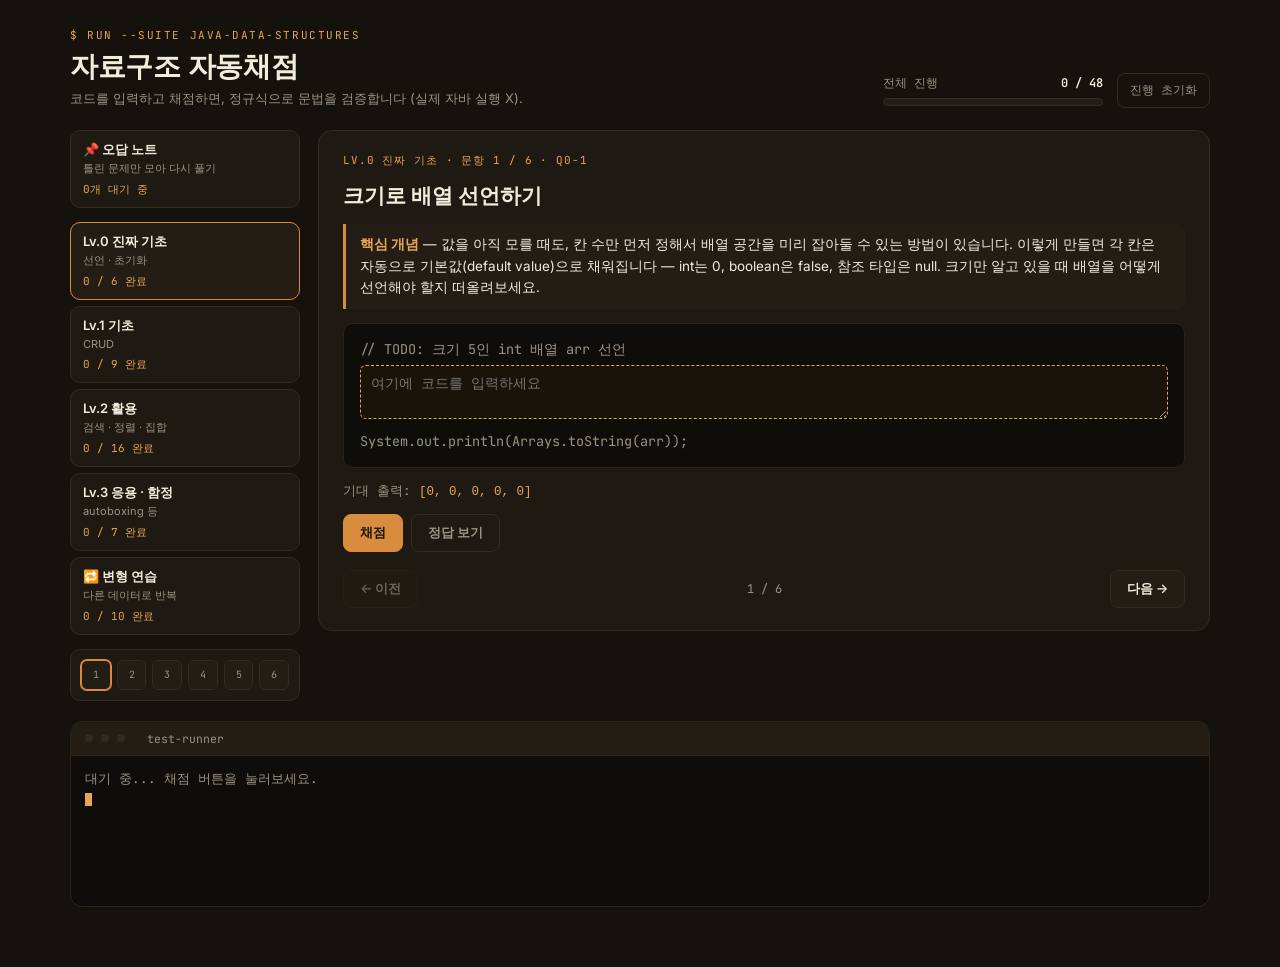
<file: ch1. 자바 컬렉션 + 입출력 문법/java_자료구조_자동채점_코테추가.html>
<!DOCTYPE html>
<html lang="ko">
<head>
<meta charset="UTF-8">
<meta name="viewport" content="width=device-width, initial-scale=1.0">
<title>Java 자료구조 자동채점</title>
<link rel="preconnect" href="https://fonts.googleapis.com">
<link rel="preconnect" href="https://fonts.gstatic.com" crossorigin>
<link href="https://fonts.googleapis.com/css2?family=Space+Grotesk:wght@500;600;700&family=Inter:wght@400;500;600&family=JetBrains+Mono:wght@400;500;600&display=swap" rel="stylesheet">
<style>
  :root{
    --bg:#15120D;
    --surface:#1E1912;
    --surface2:#241D15;
    --code-bg:#0F0D09;
    --border:#332B20;
    --border-soft:#2A2318;
    --accent:#D98C3D;
    --accent-soft:#E8A552;
    --success:#6FD9A0;
    --fail:#E2604F;
    --text:#F3ECDD;
    --muted:#9C9284;
    --mono:'JetBrains Mono', ui-monospace, SFMono-Regular, monospace;
    --display:'Space Grotesk', sans-serif;
    --body:'Inter', sans-serif;
  }
  *{box-sizing:border-box;}
  html,body{margin:0;padding:0;}
  body{
    background:var(--bg);
    color:var(--text);
    font-family:var(--body);
    min-height:100vh;
  }
  #app{max-width:1180px;margin:0 auto;padding:28px 20px 60px;}

  /* ---------- topbar ---------- */
  .topbar{
    display:flex;justify-content:space-between;align-items:flex-end;
    gap:20px;flex-wrap:wrap;margin-bottom:22px;
  }
  .brand-eyebrow{
    font-family:var(--mono);font-size:11px;letter-spacing:.14em;
    color:var(--accent-soft);text-transform:uppercase;margin-bottom:6px;
  }
  .brand-title{
    font-family:var(--display);font-weight:700;font-size:28px;
    letter-spacing:-0.01em;margin:0;
  }
  .brand-sub{color:var(--muted);font-size:13px;margin-top:4px;}
  .top-stats{display:flex;align-items:center;gap:14px;}
  .progress-wrap{min-width:220px;}
  .progress-label{
    display:flex;justify-content:space-between;font-family:var(--mono);
    font-size:12px;color:var(--muted);margin-bottom:6px;
  }
  .progress-label b{color:var(--text);font-weight:600;}
  .progress-track{
    height:8px;border-radius:99px;background:var(--surface2);
    border:1px solid var(--border);overflow:hidden;
  }
  .progress-fill{
    height:100%;background:linear-gradient(90deg,var(--accent),var(--accent-soft));
    transition:width .3s ease;
  }
  .reset-btn{
    font-family:var(--mono);font-size:12px;color:var(--muted);
    background:transparent;border:1px solid var(--border);border-radius:8px;
    padding:8px 12px;cursor:pointer;transition:.15s;
  }
  .reset-btn:hover{border-color:var(--fail);color:var(--fail);}

  /* ---------- layout ---------- */
  .layout{display:grid;grid-template-columns:230px 1fr;gap:18px;}
  @media(max-width:760px){.layout{grid-template-columns:1fr;}}

  .sidebar{display:flex;flex-direction:column;gap:14px;}
  .level-tabs{display:flex;flex-direction:column;gap:6px;}
  @media(max-width:760px){.level-tabs{flex-direction:row;overflow-x:auto;padding-bottom:4px;}}
  .level-tab{
    text-align:left;background:var(--surface);border:1px solid var(--border);
    border-radius:10px;padding:10px 12px;cursor:pointer;color:var(--text);
    font-family:var(--body);transition:.15s;
  }
  @media(max-width:760px){.level-tab{flex:0 0 auto;min-width:150px;}}
  .level-tab:hover{border-color:var(--accent-soft);}
  .level-tab.active{border-color:var(--accent);background:var(--surface2);}
  .level-tab .lt-name{font-weight:600;font-size:13px;}
  .level-tab .lt-sub{font-size:11px;color:var(--muted);margin-top:2px;}
  .level-tab .lt-count{
    font-family:var(--mono);font-size:11px;color:var(--accent-soft);margin-top:6px;
  }

  .dot-grid{
    display:grid;grid-template-columns:repeat(6,1fr);gap:6px;
    background:var(--surface);border:1px solid var(--border);border-radius:10px;padding:10px;
  }
  @media(max-width:760px){.dot-grid{grid-template-columns:repeat(10,1fr);}}
  .dot{
    aspect-ratio:1;border-radius:6px;border:1px solid var(--border);
    background:var(--surface2);display:flex;align-items:center;justify-content:center;
    font-family:var(--mono);font-size:10px;color:var(--muted);cursor:pointer;transition:.15s;
  }
  .dot:hover{border-color:var(--accent-soft);}
  .dot.current{border-color:var(--accent);box-shadow:0 0 0 1px var(--accent);}
  .dot.pass{background:rgba(111,217,160,.14);border-color:var(--success);color:var(--success);}
  .dot.fail{background:rgba(226,96,79,.14);border-color:var(--fail);color:var(--fail);}

  /* ---------- question card ---------- */
  .card{
    background:var(--surface);border:1px solid var(--border);border-radius:14px;
    padding:22px 24px;display:flex;flex-direction:column;gap:14px;
  }
  .card-eyebrow{
    font-family:var(--mono);font-size:11px;color:var(--accent-soft);
    letter-spacing:.08em;text-transform:uppercase;
  }
  .card-title{font-family:var(--display);font-size:21px;font-weight:600;margin:0;}
  .concept{
    background:var(--surface2);border-left:3px solid var(--accent);
    border-radius:0 8px 8px 0;padding:10px 14px;font-size:13.5px;line-height:1.6;color:var(--text);
  }
  .concept b{color:var(--accent-soft);}

  .codebox{
    background:var(--code-bg);border:1px solid var(--border-soft);border-radius:10px;
    padding:14px 16px;font-family:var(--mono);font-size:13.5px;line-height:1.7;
  }
  .cl{white-space:pre-wrap;color:var(--text);}
  .cl.muted{color:var(--muted);}
  .blank{
    width:100%;resize:vertical;background:#191309;border:1px dashed var(--accent-soft);
    border-radius:6px;color:var(--accent-soft);font-family:var(--mono);font-size:13.5px;
    padding:8px 10px;margin:4px 0;outline:none;
  }
  .blank:focus{border-style:solid;border-color:var(--accent);}
  .expected{
    font-family:var(--mono);font-size:12.5px;color:var(--muted);
  }
  .expected code{color:var(--accent-soft);background:none;}

  .actions{display:flex;flex-wrap:wrap;gap:8px;align-items:center;}
  .btn{
    font-family:var(--body);font-weight:600;font-size:13px;border-radius:8px;
    padding:9px 16px;cursor:pointer;border:1px solid var(--border);transition:.15s;
  }
  .btn-grade{background:var(--accent);border-color:var(--accent);color:#191309;}
  .btn-grade:hover{background:var(--accent-soft);}
  .btn-ghost{background:transparent;color:var(--muted);}
  .btn-ghost:hover{color:var(--text);border-color:var(--accent-soft);}
  .btn-nav{background:var(--surface2);color:var(--text);}
  .btn-nav:hover{border-color:var(--accent-soft);}
  .btn-nav:disabled{opacity:.35;cursor:not-allowed;}

  .feedback{
    font-family:var(--mono);font-size:13px;border-radius:8px;padding:9px 12px;display:none;
  }
  .feedback.show{display:block;}
  .feedback.pass{background:rgba(111,217,160,.12);color:var(--success);border:1px solid rgba(111,217,160,.3);}
  .feedback.fail{background:rgba(226,96,79,.12);color:var(--fail);border:1px solid rgba(226,96,79,.3);}

  .answer-box{
    display:none;background:var(--surface2);border:1px solid var(--border);border-radius:10px;
    padding:14px 16px;
  }
  .answer-box.show{display:block;}
  .answer-box .lbl{font-family:var(--mono);font-size:11px;color:var(--accent-soft);margin-bottom:8px;letter-spacing:.06em;}
  .answer-box .al{font-family:var(--mono);font-size:13.5px;color:var(--text);white-space:pre-wrap;}
  .answer-box .note{margin-top:10px;font-size:13px;color:var(--muted);line-height:1.6;}

  .nav-row{display:flex;justify-content:space-between;align-items:center;margin-top:4px;}
  .nav-row .pos{font-family:var(--mono);font-size:12px;color:var(--muted);}

  /* ---------- terminal log ---------- */
  .terminal{
    margin-top:20px;background:var(--code-bg);border:1px solid var(--border-soft);
    border-radius:12px;overflow:hidden;
  }
  .terminal-head{
    display:flex;align-items:center;gap:8px;padding:9px 14px;background:var(--surface2);
    border-bottom:1px solid var(--border-soft);font-family:var(--mono);font-size:11.5px;color:var(--muted);
  }
  .terminal-dot{width:8px;height:8px;border-radius:50%;background:var(--border);}
  .terminal-body{
    height:150px;overflow-y:auto;padding:12px 14px;font-family:var(--mono);
    font-size:12.5px;line-height:1.7;color:var(--muted);
  }
  .terminal-body .ln{white-space:pre-wrap;}
  .terminal-body .ln.pass{color:var(--success);}
  .terminal-body .ln.fail{color:var(--fail);}
  .terminal-body .ln.cmd{color:var(--accent-soft);}
  .cursor{display:inline-block;width:7px;height:13px;background:var(--accent-soft);
    animation:blink 1s steps(1) infinite;vertical-align:-2px;}
  @keyframes blink{50%{opacity:0;}}

  .loading{padding:60px 0;text-align:center;color:var(--muted);font-family:var(--mono);font-size:13px;}
</style>
</head>
<body>
<div id="app"><div class="loading">진행 상황 불러오는 중...</div></div>

<script>
(function(){

  /* ============ 데이터 ============ */
  var LEVELS = [
    {id:0, name:'Lv.0 진짜 기초', sub:'선언 · 초기화'},
    {id:1, name:'Lv.1 기초', sub:'CRUD'},
    {id:2, name:'Lv.2 활용', sub:'검색 · 정렬 · 집합'},
    {id:3, name:'Lv.3 응용 · 함정', sub:'autoboxing 등'},
    {id:4, name:'🔁 변형 연습', sub:'다른 데이터로 반복'}
  ];

  var QUESTIONS = [
    {id:'Q0-1', level:0, title:'크기로 배열 선언하기',
     concept:'값을 아직 모를 때도, 칸 수만 먼저 정해서 배열 공간을 미리 잡아둘 수 있는 방법이 있습니다. 이렇게 만들면 각 칸은 자동으로 기본값(default value)으로 채워집니다 — int는 0, boolean은 false, 참조 타입은 null. 크기만 알고 있을 때 배열을 어떻게 선언해야 할지 떠올려보세요.',
     before:[], placeholder:['// TODO: 크기 5인 int 배열 arr 선언'],
     after:['System.out.println(Arrays.toString(arr));'],
     expected:'[0, 0, 0, 0, 0]', answer:['int[] arr = new int[5];'], note:'',
     regex:[/int\s*\[\s*\]\s*arr\s*=\s*new\s*int\s*\[\s*5\s*\]\s*;?/]},

    {id:'Q0-2', level:0, title:'값을 알 때 배열 선언하기 (리터럴)',
     concept:'값을 이미 알고 있다면, 빈 배열을 만들고 하나씩 채우는 대신 선언과 동시에 한 번에 초기화하는 축약형이 있습니다. 단, 이 축약형은 선언 줄에서만 쓸 수 있습니다 — 변수를 먼저 선언해두고 나중에 따로 대입하려고 하면 컴파일 에러가 납니다.',
     before:[], placeholder:['// TODO: 1, 2, 3 값을 가진 int 배열 arr 선언'],
     after:['System.out.println(Arrays.toString(arr));'],
     expected:'[1, 2, 3]', answer:['int[] arr = {1, 2, 3};'], note:'',
     regex:[/int\s*\[\s*\]\s*arr\s*=\s*(?:new\s*int\s*\[\s*\])?\{\s*1\s*,\s*2\s*,\s*3\s*\}\s*;?/]},

    {id:'Q0-3', level:0, title:'2차원 배열 선언하기',
     concept:'2차원 배열은 사실 "배열을 원소로 담은 배열"입니다. 바깥쪽 길이와 안쪽 길이를 각각 따로 지정해서 선언할 수 있는데, 두 길이를 어떤 순서로 표기해야 할지 생각해보세요.',
     before:[], placeholder:['// TODO: 3행 2열짜리 int 2차원 배열 grid 선언'],
     after:['System.out.println(Arrays.deepToString(grid));'],
     expected:'[[0, 0], [0, 0], [0, 0]]', answer:['int[][] grid = new int[3][2];'], note:'',
     regex:[/int\s*\[\s*\]\s*\[\s*\]\s*grid\s*=\s*new\s*int\s*\[\s*3\s*\]\s*\[\s*2\s*\]\s*;?/]},

    {id:'Q0-4', level:0, title:'ArrayList 선언하기 (인터페이스 타입으로)',
     concept:'자바에서 컬렉션(collection)을 다룰 때는, 구체적인 구현 클래스보다 더 넓은 인터페이스 타입으로 변수를 선언해두는 관례가 있습니다. 나중에 구현체만 바꿔도 나머지 코드는 그대로 둘 수 있습니다 — 다형성(polymorphism)의 실용적 이유입니다. 왼쪽엔 어떤 타입을, 오른쪽엔 어떤 타입을 써야 할지 생각해보세요.',
     before:[], placeholder:['// TODO: 빈 정수 ArrayList list 선언'],
     after:['System.out.println(list.size());'],
     expected:'0', answer:['List<Integer> list = new ArrayList<>();'],
     note:'ArrayList<Integer> list = new ArrayList<>();도 동작은 같지만, 다형성을 살리려면 왼쪽을 인터페이스 타입으로 쓰는 게 관례입니다.',
     regex:[/(?:List|ArrayList)\s*<\s*Integer\s*>\s*list\s*=\s*new\s*ArrayList\s*<\s*>\s*\(\s*\)\s*;?/]},

    {id:'Q0-5', level:0, title:'래퍼 클래스(Wrapper Class)로 선언하기',
     concept:'제네릭(generics)을 쓰는 컬렉션은 원시 타입(primitive)을 직접 담을 수 없고, 반드시 객체 타입만 담을 수 있습니다. 그래서 int 대신 그에 대응하는 래퍼 클래스(wrapper class)를 써야 합니다. add(10)처럼 int 값을 넣으면 자바가 자동으로 객체로 변환해주는데, 이를 오토박싱(autoboxing)이라 합니다. (이 개념이 나중에 Q8 함정의 원인이 됩니다.)',
     before:[], placeholder:['// TODO: Integer를 담을 빈 ArrayList numbers 선언'],
     after:['numbers.add(10);','numbers.add(20);','System.out.println(numbers);'],
     expected:'[10, 20]', answer:['List<Integer> numbers = new ArrayList<>();'], note:'',
     regex:[/(?:List|ArrayList)\s*<\s*Integer\s*>\s*numbers\s*=\s*new\s*ArrayList\s*<\s*>\s*\(\s*\)\s*;?/]},

    {id:'Q0-6', level:0, title:'HashMap 선언하기 (타입 파라미터 2개)',
     concept:'Map은 key 타입과 value 타입, 총 두 개의 타입 파라미터를 받습니다. <KeyType, ValueType> 순서를 지켜야 합니다.',
     before:[], placeholder:['// TODO: String을 key로, Integer를 value로 갖는 빈 HashMap scores 선언'],
     after:['System.out.println(scores.size());'],
     expected:'0', answer:['Map<String, Integer> scores = new HashMap<>();'], note:'',
     regex:[/(?:Map|HashMap)\s*<\s*String\s*,\s*Integer\s*>\s*scores\s*=\s*new\s*HashMap\s*<\s*>\s*\(\s*\)\s*;?/]},

    {id:'Q1', level:1, title:'배열 오름차순 정렬',
     concept:'원시 타입(primitive) 배열을 정렬할 때는 비교자(Comparator)를 따로 지정할 수 없고, 항상 오름차순으로만 정렬하는 방법이 있습니다. (Q2의 객체 배열과 비교해보세요)',
     before:['int[] arr = {5, 3, 1, 4, 2};'], placeholder:['// TODO'],
     after:['System.out.println(Arrays.toString(arr));'],
     expected:'[1, 2, 3, 4, 5]', answer:['Arrays.sort(arr);'],
     note:'원시 타입 배열 정렬은 내부적으로 Dual-Pivot Quicksort를 사용하며, 항상 오름차순입니다.',
     regex:[/Arrays\.sort\s*\(\s*arr\s*\)\s*;?/]},

    {id:'Q6', level:1, title:'리스트 인덱스로 값 읽기',
     concept:'리스트에서 특정 위치의 값을 읽어오는 연산은 인덱스(index) 기반 접근이라 O(1)입니다.',
     before:['List<Integer> list = new ArrayList<>(Arrays.asList(10, 20, 30, 40, 50));'], placeholder:['// TODO'],
     after:['System.out.println("val6: " + val6);'],
     expected:'val6: 30', answer:['int val6 = list.get(2);'], note:'',
     regex:[/int\s*val6\s*=\s*list\.get\s*\(\s*2\s*\)\s*;?/]},

    {id:'Q7', level:1, title:'리스트 인덱스 값 수정',
     concept:'리스트의 특정 위치 값을 ‘교체’하는 연산과 ‘새로 끼워넣는’ 연산은 서로 다른 메서드입니다. 교체는 리스트의 길이를 바꾸지 않는다는 점에 주목하세요.',
     before:['// list = [10, 20, 30, 40, 50]'], placeholder:['// TODO'],
     after:['System.out.println(list);'],
     expected:'[10, 99, 30, 40, 50]', answer:['list.set(1, 99);'], note:'',
     regex:[/list\.set\s*\(\s*1\s*,\s*99\s*\)\s*;?/]},

    {id:'Q11', level:1, title:'HashSet 선언과 중복 제거',
     concept:'HashSet은 중복을 허용하지 않고, 입력 순서를 보장하지 않습니다.',
     before:[], placeholder:['Set<Integer> set11 = /* TODO */;'],
     after:['set11.add(1);','set11.add(2);','set11.add(3);','set11.add(2); // 중복 — 무시됨','System.out.println(set11.size());'],
     expected:'3', answer:['Set<Integer> set11 = new HashSet<>();'], note:'',
     regex:[/(?:Set|HashSet)\s*<\s*Integer\s*>\s*set11\s*=\s*new\s*HashSet\s*<\s*>\s*\(\s*\)\s*;?/]},

    {id:'Q16', level:1, title:'Map에 key-value 추가',
     concept:'맵에 키-값 쌍을 넣는 연산은, 키가 이미 있으면 기존 값을 덮어씁니다(overwrite). 즉 ‘추가’와 ‘수정’이 사실 같은 동작으로 처리됩니다.',
     before:['Map<String, Integer> map = new HashMap<>();'], placeholder:['// TODO'],
     after:['System.out.println(map.get("apple"));'],
     expected:'5', answer:['map.put("apple", 5);'], note:'',
     regex:[/map\.put\s*\(\s*"apple"\s*,\s*5\s*\)\s*;?/]},

    {id:'Q20', level:1, title:'Map에서 key 삭제',
     concept:'맵에서 특정 키를 지우는 연산은, 그 키가 원래 없었어도 예외 없이 조용히 넘어갑니다.',
     before:['// map에 "apple"=5가 들어있는 상태'], placeholder:['// TODO'],
     after:['System.out.println(map.size());'],
     expected:'0', answer:['map.remove("apple");'], note:'',
     regex:[/map\.remove\s*\(\s*"apple"\s*\)\s*;?/]},

    {id:'Q9', level:2, title:'값으로 인덱스 찾기',
     concept:'리스트에서 특정 값이 몇 번째 위치에 있는지 찾는 연산이 있습니다. 값이 없으면 -1을 반환합니다.',
     before:['// list = [10, 99, 30, 40, 50]'], placeholder:['// TODO'],
     after:['System.out.println(idx9);'],
     expected:'1', answer:['int idx9 = list.indexOf(99);'], note:'',
     regex:[/int\s*idx9\s*=\s*list\.indexOf\s*\(\s*99\s*\)\s*;?/]},

    {id:'Q12', level:2, title:'Set에 값 존재 여부 확인',
     concept:'Set에 특정 값이 들어있는지 확인하는 연산은 해시(hash) 기반 탐색이라 평균 O(1)입니다. (List에서 같은 종류의 확인은 O(n)이라는 점과 비교해두면 좋습니다.)',
     before:['// set11 = {1, 2, 3}'], placeholder:['boolean has2 = /* TODO */;'],
     after:['System.out.println(has2);'],
     expected:'true', answer:['boolean has2 = set11.contains(2);'], note:'',
     regex:[/boolean\s*has2\s*=\s*set11\.contains\s*\(\s*2\s*\)\s*;?/]},

    {id:'Q19', level:2, title:'Map의 key/value 존재 여부 확인',
     concept:'맵에서 ‘이 키가 있는지’ 확인하는 것과 ‘이 값이 있는지’ 확인하는 것은 비용이 다릅니다. 하나는 해시로 바로 찾아가고, 다른 하나는 모든 값을 하나씩 순회해야 합니다.',
     before:['map.put("apple", 5);'],
     placeholder:['boolean hasKey = /* TODO */;','boolean hasVal = /* TODO */;'],
     after:[], rows:3,
     expected:'hasKey = true, hasVal = true',
     answer:['boolean hasKey = map.containsKey("apple");','boolean hasVal = map.containsValue(5);'], note:'',
     regex:[/containsKey\s*\(\s*"apple"\s*\)/, /containsValue\s*\(\s*5\s*\)/]},

    {id:'Q2', level:2, title:'Integer 배열 내림차순 정렬',
     concept:'비교자(Comparator)를 지정해서 정렬 방향을 바꾸는 기능은 객체 배열(Integer[])에서만 쓸 수 있습니다. 원시 타입 int[]에는 이 옵션이 아예 없습니다 (Q1과 대조). 자바 표준 라이브러리에는 정렬 순서를 거꾸로 뒤집어주는 미리 만들어진 비교자가 있습니다.',
     before:['Integer[] arr2 = {5, 3, 1, 4, 2};'], placeholder:['// TODO'],
     after:['System.out.println(Arrays.toString(arr2));'],
     expected:'[5, 4, 3, 2, 1]', answer:['Arrays.sort(arr2, Collections.reverseOrder());'], note:'',
     regex:[/Arrays\.sort\s*\(\s*arr2\s*,\s*Collections\.reverseOrder\s*\(\s*\)\s*\)\s*;?/]},

    {id:'Q10', level:2, title:'List 내림차순 정렬',
     concept:'배열을 정렬하는 기능과 리스트를 정렬하는 기능은, 사실 서로 다른 클래스에 속해 있습니다. 이름이 비슷해서 헷갈리기 쉬우니 어느 클래스 소속인지 구분해서 기억해두세요.',
     before:['List<Integer> list10 = new ArrayList<>(Arrays.asList(3, 1, 4, 1, 5));'], placeholder:['// TODO'],
     after:['System.out.println(list10);'],
     expected:'[5, 4, 3, 1, 1]', answer:['Collections.sort(list10, Collections.reverseOrder());'], note:'',
     regex:[/Collections\.sort\s*\(\s*list10\s*,\s*Collections\.reverseOrder\s*\(\s*\)\s*\)\s*;?/]},

    {id:'Q3', level:2, title:'배열 특정 범위 채우기',
     concept:'배열의 일부 구간만 골라서 값으로 채우는 기능이 있습니다. 시작 인덱스는 포함되지만, 끝 인덱스는 미포함(exclusive)이라는 점에 주의하세요.',
     before:['int[] arr3 = {0, 0, 0, 0, 0};'], placeholder:['// TODO'],
     after:['System.out.println(Arrays.toString(arr3));'],
     expected:'[0, -1, -1, 0, 0]', answer:['Arrays.fill(arr3, 1, 3, -1);'],
     note:'인덱스 1, 2만 채워지고 인덱스 3은 채워지지 않습니다.',
     regex:[/Arrays\.fill\s*\(\s*arr3\s*,\s*1\s*,\s*3\s*,\s*-1\s*\)\s*;?/]},

    {id:'Q13', level:2, title:'교집합 (Set)',
     concept:'두 집합에서 공통으로 들어있는 원소만 남기고 싶을 때 쓰는 연산이 있습니다. 이 연산은 새 결과를 따로 반환하지 않고, 호출한 집합 자체를 직접 바꿔버립니다(in-place).',
     before:['Set<Integer> setA = new HashSet<>(Arrays.asList(1, 2, 3, 4));','Set<Integer> setB = new HashSet<>(Arrays.asList(3, 4, 5, 6));'],
     placeholder:['// TODO'], after:['System.out.println(setA);'],
     expected:'[3, 4]', answer:['setA.retainAll(setB);'], note:'',
     regex:[/setA\.retainAll\s*\(\s*setB\s*\)\s*;?/]},

    {id:'Q14', level:2, title:'합집합 (Set)',
     concept:'두 집합을 하나로 합치고 싶을 때 쓰는 연산이 있습니다. 중복된 원소는 자동으로 한 번만 남습니다.',
     before:['Set<Integer> setC = new HashSet<>(Arrays.asList(1, 2, 3));','Set<Integer> setD = new HashSet<>(Arrays.asList(3, 4, 5));'],
     placeholder:['// TODO'], after:['System.out.println(setC);'],
     expected:'[1, 2, 3, 4, 5]', answer:['setC.addAll(setD);'], note:'',
     regex:[/setC\.addAll\s*\(\s*setD\s*\)\s*;?/]},

    {id:'Q15', level:2, title:'차집합 (Set)',
     concept:'한 집합에서, 다른 집합과 겹치는 원소들만 골라 제거하고 싶을 때 쓰는 연산이 있습니다.',
     before:['Set<Integer> setE = new HashSet<>(Arrays.asList(1, 2, 3, 4));','Set<Integer> setF = new HashSet<>(Arrays.asList(3, 4, 5));'],
     placeholder:['// TODO'], after:['System.out.println(setE);'],
     expected:'[1, 2]', answer:['setE.removeAll(setF);'], note:'',
     regex:[/setE\.removeAll\s*\(\s*setF\s*\)\s*;?/]},

    {id:'Q17', level:2, title:'key 없을 때 기본값 반환 (저장은 안 됨)',
     concept:'맵에 없는 키를 조회할 때, 예외 대신 미리 정해둔 기본값을 돌려받고 싶을 때 쓰는 연산이 있습니다. 중요한 건, 이 연산이 맵에 그 키를 실제로 저장하지는 않는다는 점입니다 — 이 부분이 가장 헷갈리기 쉽습니다.',
     before:[], placeholder:['int val17 = /* TODO */;'],
     after:['System.out.println(val17);','System.out.println(map.containsKey("banana"));'],
     expected:'0, false', answer:['int val17 = map.getOrDefault("banana", 0);'], note:'',
     regex:[/int\s*val17\s*=\s*map\.getOrDefault\s*\(\s*"banana"\s*,\s*0\s*\)\s*;?/]},

    {id:'Q5', level:3, title:'배열 → ArrayList 변환',
     concept:'배열을 리스트로 감싸주는 기능이 있는데, 이걸로 바로 만든 리스트는 사실 배열을 그대로 감싼 고정 크기(fixed-size) 리스트라서 add/remove가 불가능합니다(UnsupportedOperationException). 진짜 자유롭게 추가·삭제 가능한 리스트가 필요하다면 한 단계를 더 거쳐야 합니다.',
     before:['Integer[] arr5 = {10, 20, 30};'], placeholder:['// TODO'],
     after:['System.out.println(list5);'],
     expected:'[10, 20, 30]', answer:['List<Integer> list5 = new ArrayList<>(Arrays.asList(arr5));'],
     note:'new ArrayList<>()로 한 번 더 감싸지 않으면 이후 add()/remove() 호출 시 런타임 예외가 발생합니다.',
     regex:[/List\s*<\s*Integer\s*>\s*list5\s*=\s*new\s*ArrayList\s*<\s*>\s*\(\s*Arrays\.asList\s*\(\s*arr5\s*\)\s*\)\s*;?/]},

    {id:'Q8', level:3, title:'인덱스 삭제 vs 값 삭제',
     concept:'리스트의 삭제 연산은 오버로딩(overloading)된 메서드라서, 인덱스로 지우는 버전과 값으로 지우는 버전이 따로 존재합니다. 정수를 그대로 넣으면 컴파일러는 그걸 인덱스로 받아들입니다. 그렇다면 "값으로 지우고 싶다"는 의도를 컴파일러에게 어떻게 전달해야 할까요? (Q0-5의 오토박싱 개념을 다시 떠올려보세요)',
     before:['// list = [10, 99, 30, 40, 50]'], placeholder:['// TODO  (값 30을 삭제하고 싶음)'],
     after:['System.out.println(list);'],
     expected:'[10, 99, 40, 50]', answer:['list.remove(Integer.valueOf(30));'],
     note:'list.remove(30)이라고 쓰면 인덱스 30번째 원소를 지우려다 IndexOutOfBoundsException이 납니다.',
     regex:[/list\.remove\s*\(\s*Integer\.valueOf\s*\(\s*30\s*\)\s*\)\s*;?/]},

    {id:'Q18', level:3, title:'빈도수 카운팅 패턴',
     concept:'각 단어가 몇 번 등장했는지 세고 싶을 때 자주 쓰는 전형적인 패턴이 있습니다. 처음 보는 단어는 0부터 시작해서 1을 더하고, 이미 본 단어는 기존 횟수에 1을 더하면 됩니다 — 이 두 경우를 한 줄로 동시에 처리하려면 어떻게 해야 할까요? 코딩테스트에서 거의 항상 등장하는 패턴이니 꼭 손에 익혀두세요.',
     before:['String[] words = {"a", "b", "a", "c", "a", "b"};','Map<String, Integer> freq = new HashMap<>();','for (String w : words) {'],
     placeholder:['    // TODO'],
     after:['}','System.out.println(freq.get("a"));','System.out.println(freq.get("b"));'],
     expected:'3, 2', answer:['freq.put(w, freq.getOrDefault(w, 0) + 1);'],
     note:'첫 등장 시 getOrDefault가 0을 반환해 1로 시작하고, 이후 등장할 때마다 기존 값에 1씩 더해집니다.',
     regex:[/freq\.put\s*\(\s*w\s*,\s*freq\.getOrDefault\s*\(\s*w\s*,\s*0\s*\)\s*\+\s*1\s*\)\s*;?/]},

    {id:'Q4', level:3, title:'2차원 배열 정렬 (람다 비교자)',
     concept:'2차원 배열은 사실 1차원 배열들을 원소로 담은 객체 배열입니다. 그래서 1차원 int[](Q1)와 달리, 정렬 기준을 직접 정해줄 수 있는 방법이 있습니다. 각 행의 0번째 값을 기준으로 두 행을 비교하려면 어떤 식을 써야 할지 생각해보세요.',
     before:['int[][] arr4 = {{3, 1}, {1, 5}, {2, 3}};'], placeholder:['// TODO  (0번 인덱스 기준 오름차순)'],
     after:['System.out.println(Arrays.deepToString(arr4));'],
     expected:'[[1, 5], [2, 3], [3, 1]]', answer:['Arrays.sort(arr4, (a, b) -> a[0] - b[0]);'],
     note:'a[0] - b[0]이 음수면 a가 앞, 양수면 b가 앞으로 정렬됩니다.',
     regex:[/Arrays\.sort\s*\(\s*arr4\s*,\s*\(\s*a\s*,\s*b\s*\)\s*->\s*(?:a\[0\]\s*-\s*b\[0\]|Integer\.compare\s*\(\s*a\[0\]\s*,\s*b\[0\]\s*\))\s*\)\s*;?/]},

    {id:'Q13b', level:4, title:'🔁 변형: 교집합 (다른 데이터)',
     concept:'두 집합에서 공통으로 들어있는 원소만 남기고 싶을 때 쓰는 연산이 있습니다. 이 연산은 새 결과를 따로 반환하지 않고, 호출한 집합 자체를 직접 바꿔버립니다(in-place). (Q13과 같은 패턴, 다른 데이터)',
     before:['Set<Integer> setA = new HashSet<>(Arrays.asList(10, 20, 30, 40));','Set<Integer> setB = new HashSet<>(Arrays.asList(20, 40, 50));'],
     placeholder:['// TODO'], after:['System.out.println(setA);'],
     expected:'[20, 40]', answer:['setA.retainAll(setB);'], note:'',
     regex:[/setA\.retainAll\s*\(\s*setB\s*\)\s*;?/]},

    {id:'Q14b', level:4, title:'🔁 변형: 합집합 (다른 데이터)',
     concept:'두 집합을 하나로 합치고 싶을 때 쓰는 연산이 있습니다. 중복된 원소는 자동으로 한 번만 남습니다. (Q14와 같은 패턴, 다른 데이터)',
     before:['Set<Integer> setC = new HashSet<>(Arrays.asList(1, 3, 5));','Set<Integer> setD = new HashSet<>(Arrays.asList(2, 3, 4));'],
     placeholder:['// TODO'], after:['System.out.println(setC);'],
     expected:'[1, 2, 3, 4, 5]', answer:['setC.addAll(setD);'], note:'',
     regex:[/setC\.addAll\s*\(\s*setD\s*\)\s*;?/]},

    {id:'Q15b', level:4, title:'🔁 변형: 차집합 (다른 데이터)',
     concept:'한 집합에서, 다른 집합과 겹치는 원소들만 골라 제거하고 싶을 때 쓰는 연산이 있습니다. (Q15와 같은 패턴, 다른 데이터)',
     before:['Set<Integer> setE = new HashSet<>(Arrays.asList(1, 2, 3, 4, 5));','Set<Integer> setF = new HashSet<>(Arrays.asList(2, 4));'],
     placeholder:['// TODO'], after:['System.out.println(setE);'],
     expected:'[1, 3, 5]', answer:['setE.removeAll(setF);'], note:'',
     regex:[/setE\.removeAll\s*\(\s*setF\s*\)\s*;?/]},

    {id:'Q17b', level:4, title:'🔁 변형: 기본값 반환 (다른 데이터)',
     concept:'맵에 없는 키를 조회할 때, 예외 대신 미리 정해둔 기본값을 돌려받고 싶을 때 쓰는 연산이 있습니다. 이 연산은 맵에 그 키를 실제로 저장하지는 않습니다. (Q17과 같은 패턴, 다른 데이터)',
     before:['Map<String, Integer> map = new HashMap<>();','map.put("apple", 5);'],
     placeholder:['int val = /* TODO */;'], after:['System.out.println(val);'],
     expected:'-1', answer:['int val = map.getOrDefault("kiwi", -1);'], note:'',
     regex:[/int\s*val\s*=\s*map\.getOrDefault\s*\(\s*"kiwi"\s*,\s*-1\s*\)\s*;?/]},

    {id:'Q8b', level:4, title:'🔁 변형: 인덱스 삭제 vs 값 삭제 (다른 데이터)',
     concept:'리스트의 삭제 연산은 오버로딩(overloading)된 메서드라서, 인덱스로 지우는 버전과 값으로 지우는 버전이 따로 존재합니다. 정수를 그대로 넣으면 인덱스로 해석된다는 점을 떠올려보세요. (Q8과 같은 패턴, 다른 데이터)',
     before:['List<Integer> list = new ArrayList<>(Arrays.asList(5, 15, 25, 35));'],
     placeholder:['// TODO (값 25를 삭제하고 싶음)'], after:['System.out.println(list);'],
     expected:'[5, 15, 35]', answer:['list.remove(Integer.valueOf(25));'], note:'',
     regex:[/list\.remove\s*\(\s*Integer\.valueOf\s*\(\s*25\s*\)\s*\)\s*;?/]},

    {id:'Q18b', level:4, title:'🔁 변형: 빈도수 카운팅 (다른 데이터)',
     concept:'각 항목이 몇 번 등장했는지 셀 때 쓰는 전형적인 패턴이 있습니다. 처음 보는 항목은 0부터 시작해서 1을 더하고, 이미 본 항목은 기존 횟수에 1을 더합니다. (Q18과 같은 패턴, 다른 데이터)',
     before:['String[] fruits = {"apple", "banana", "apple", "apple", "banana", "cherry"};','Map<String, Integer> freq = new HashMap<>();','for (String f : fruits) {'],
     placeholder:['    // TODO'],
     after:['}','System.out.println(freq.get("apple"));','System.out.println(freq.get("banana"));'],
     expected:'3, 2', answer:['freq.put(f, freq.getOrDefault(f, 0) + 1);'], note:'',
     regex:[/freq\.put\s*\(\s*f\s*,\s*freq\.getOrDefault\s*\(\s*f\s*,\s*0\s*\)\s*\+\s*1\s*\)\s*;?/]},

    {id:'Q2b', level:4, title:'🔁 변형: 객체 배열 내림차순 (다른 데이터)',
     concept:'비교자(Comparator)를 지정해서 정렬 방향을 바꾸는 기능은 객체 배열에서만 쓸 수 있습니다. 자바 표준 라이브러리에는 정렬 순서를 거꾸로 뒤집어주는 미리 만들어진 비교자가 있습니다. (Q2와 같은 패턴, 다른 데이터)',
     before:['Integer[] nums = {7, 2, 9, 4, 1};'], placeholder:['// TODO (내림차순)'],
     after:['System.out.println(Arrays.toString(nums));'],
     expected:'[9, 7, 4, 2, 1]', answer:['Arrays.sort(nums, Collections.reverseOrder());'], note:'',
     regex:[/Arrays\.sort\s*\(\s*nums\s*,\s*Collections\.reverseOrder\s*\(\s*\)\s*\)\s*;?/]},

    {id:'Q10b', level:4, title:'🔁 변형: 리스트 내림차순 (다른 데이터)',
     concept:'배열을 정렬하는 기능과 리스트를 정렬하는 기능은 서로 다른 클래스에 속해 있습니다. 이름이 비슷해서 헷갈리기 쉬우니 어느 클래스 소속인지 떠올려보세요. (Q10과 같은 패턴, 다른 데이터)',
     before:['List<Integer> list2 = new ArrayList<>(Arrays.asList(8, 2, 6, 4));'], placeholder:['// TODO (내림차순)'],
     after:['System.out.println(list2);'],
     expected:'[8, 6, 4, 2]', answer:['Collections.sort(list2, Collections.reverseOrder());'], note:'',
     regex:[/Collections\.sort\s*\(\s*list2\s*,\s*Collections\.reverseOrder\s*\(\s*\)\s*\)\s*;?/]},

    {id:'Q9b', level:4, title:'🔁 변형: 값으로 인덱스 찾기 (다른 데이터)',
     concept:'리스트에서 특정 값이 몇 번째 위치에 있는지 찾는 연산이 있습니다. 값이 없으면 -1을 반환합니다. (Q9와 같은 패턴, 다른 데이터)',
     before:['List<Integer> list3 = new ArrayList<>(Arrays.asList(7, 14, 21, 28));'], placeholder:['// TODO'],
     after:['System.out.println(idx);'],
     expected:'2', answer:['int idx = list3.indexOf(21);'], note:'',
     regex:[/int\s*idx\s*=\s*list3\.indexOf\s*\(\s*21\s*\)\s*;?/]},

    {id:'Q5b', level:4, title:'🔁 변형: 배열 → ArrayList 변환 (다른 데이터)',
     concept:'배열을 리스트로 감싸주는 기능이 있는데, 그걸로 바로 만든 리스트는 고정 크기(fixed-size)라서 add/remove가 불가능합니다. 진짜 자유롭게 추가·삭제 가능한 리스트가 필요하다면 한 단계를 더 거쳐야 합니다. (Q5와 같은 패턴, 다른 데이터)',
     before:['Integer[] src = {100, 200, 300};'], placeholder:['// TODO'],
     after:['System.out.println(result);'],
     expected:'[100, 200, 300]', answer:['List<Integer> result = new ArrayList<>(Arrays.asList(src));'], note:'',
     regex:[/List\s*<\s*Integer\s*>\s*result\s*=\s*new\s*ArrayList\s*<\s*>\s*\(\s*Arrays\.asList\s*\(\s*src\s*\)\s*\)\s*;?/]},
    {id:'CT1', level:1, title:'코테: 배열 길이 구하기',
     concept:'배열의 길이는 length 필드로 확인합니다.',
     before:['int[] arr = {1,2,3,4,5};'], placeholder:['// TODO'],
     after:['System.out.println(len);'],
     expected:'5', answer:['int len = arr.length;'], note:'',
     regex:[/int\s*len\s*=\s*arr\.length\s*;?/]},

    {id:'CT2', level:1, title:'코테: List 크기 구하기',
     concept:'List의 원소 개수는 size() 메서드로 확인합니다.',
     before:['List<Integer> list = Arrays.asList(1,2,3);'], placeholder:['// TODO'],
     after:['System.out.println(size);'],
     expected:'3', answer:['int size = list.size();'], note:'',
     regex:[/int\s*size\s*=\s*list\.size\s*\(\s*\)\s*;?/]},

    {id:'CT3', level:1, title:'코테: 배열 출력하기',
     concept:'배열 내용을 확인할 때는 Arrays.toString()을 사용합니다.',
     before:['int[] arr = {1,2,3};'], placeholder:['// TODO'],
     after:[],
     expected:'[1, 2, 3]', answer:['System.out.println(Arrays.toString(arr));'], note:'',
     regex:[/Arrays\.toString\s*\(\s*arr\s*\)/]},

    {id:'CT4', level:2, title:'코테: 배열 합계 구하기',
     concept:'배열 합계는 Stream API로 빠르게 계산할 수 있습니다.',
     before:['int[] arr = {1,2,3,4,5};'], placeholder:['// TODO'],
     after:['System.out.println(sum);'],
     expected:'15', answer:['int sum = Arrays.stream(arr).sum();'], note:'',
     regex:[/Arrays\.stream\s*\(\s*arr\s*\)\.sum\s*\(\s*\)/]},

    {id:'CT5', level:2, title:'코테: 배열 최대값',
     concept:'배열의 최대값을 찾습니다.',
     before:['int[] arr = {5,3,9,1};'], placeholder:['// TODO'],
     after:['System.out.println(max);'],
     expected:'9', answer:['int max = Arrays.stream(arr).max().getAsInt();'], note:'',
     regex:[/max\s*\(\s*\)\.getAsInt\s*\(\s*\)/]},

    {id:'CT6', level:2, title:'코테: 배열 최소값',
     concept:'배열의 최소값을 찾습니다.',
     before:['int[] arr = {5,3,9,1};'], placeholder:['// TODO'],
     after:['System.out.println(min);'],
     expected:'1', answer:['int min = Arrays.stream(arr).min().getAsInt();'], note:'',
     regex:[/min\s*\(\s*\)\.getAsInt\s*\(\s*\)/]},

    {id:'CT7', level:2, title:'코테: 리스트 → 배열 변환',
     concept:'List를 배열로 변환합니다.',
     before:['List<Integer> list = Arrays.asList(1,2,3);'], placeholder:['// TODO'],
     after:['System.out.println(Arrays.toString(arr));'],
     expected:'[1, 2, 3]', answer:['Integer[] arr = list.toArray(new Integer[0]);'], note:'',
     regex:[/toArray\s*\(\s*new\s*Integer\s*\[\s*0\s*\]\s*\)/]},

    {id:'CT8', level:2, title:'코테: List → Set 중복 제거',
     concept:'Set 생성자를 이용해 중복을 제거합니다.',
     before:['List<Integer> list = Arrays.asList(1,2,2,3,3);'], placeholder:['// TODO'],
     after:['System.out.println(set.size());'],
     expected:'3', answer:['Set<Integer> set = new HashSet<>(list);'], note:'',
     regex:[/new\s*HashSet\s*<\s*>\s*\(\s*list\s*\)/]},

    {id:'CT9', level:2, title:'코테: Set → List 변환',
     concept:'Set을 List로 변환합니다.',
     before:['Set<Integer> set = new HashSet<>(Arrays.asList(1,2,3));'], placeholder:['// TODO'],
     after:['System.out.println(list.size());'],
     expected:'3', answer:['List<Integer> list = new ArrayList<>(set);'], note:'',
     regex:[/new\s*ArrayList\s*<\s*>\s*\(\s*set\s*\)/]},

    {id:'CT10', level:3, title:'코테: 배열 복사',
     concept:'참조 공유가 아닌 실제 복사를 수행합니다.',
     before:['int[] arr = {1,2,3};'], placeholder:['// TODO'],
     after:['System.out.println(copy.length);'],
     expected:'3', answer:['int[] copy = Arrays.copyOf(arr, arr.length);'], note:'',
     regex:[/Arrays\.copyOf\s*\(\s*arr\s*,\s*arr\.length\s*\)/]},

    {id:'CT11', level:3, title:'코테: Map에 없으면 추가',
     concept:'키가 없을 때만 값을 넣습니다.',
     before:['Map<String,Integer> map = new HashMap<>();'], placeholder:['// TODO'],
     after:['System.out.println(map.get("apple"));'],
     expected:'0', answer:['map.putIfAbsent("apple", 0);'], note:'',
     regex:[/putIfAbsent\s*\(\s*"apple"\s*,\s*0\s*\)/]},

    {id:'CT12', level:3, title:'코테: Map entrySet 순회',
     concept:'Map을 순회할 때 가장 많이 사용하는 패턴입니다.',
     before:['Map<String,Integer> map = new HashMap<>();'], placeholder:['// TODO'],
     after:[],
     expected:'entrySet loop', answer:['for (Map.Entry<String,Integer> e : map.entrySet()) {}'], note:'',
     regex:[/for\s*\(\s*Map\.Entry\s*<\s*String\s*,\s*Integer\s*>\s*\w+\s*:\s*map\.entrySet\s*\(\s*\)\s*\)/]}

  ];

  /* ============ 상태 ============ */
  var state = {
    loaded:false,
    progress:{},      // {qid: {status:'pass'|'fail', input:'...'}}
    inputs:{},         // 임시 입력값 (세션 내, qid별)
    revealed:{},        // qid -> bool
    level:0,
    index:0,
    log:[],
    reviewMode:false   // true면 레벨 무시하고 '틀린 문제'만 모아서 보여줌
  };

  var STORAGE_KEY = 'ds_quiz_progress_v1';

  function esc(s){
    return String(s)
      .replace(/&/g,'&amp;')
      .replace(/</g,'&lt;')
      .replace(/>/g,'&gt;');
  }

  function questionsOfLevel(lv){
    return QUESTIONS.filter(function(q){return q.level===lv;});
  }

  function failedQuestions(){
    return QUESTIONS.filter(function(q){
      return state.progress[q.id] && state.progress[q.id].status==='fail';
    });
  }

  function activeQuestionList(){
    return state.reviewMode ? failedQuestions() : questionsOfLevel(state.level);
  }

  function totalPassed(){
    var n=0;
    Object.keys(state.progress).forEach(function(k){
      if(state.progress[k] && state.progress[k].status==='pass') n++;
    });
    return n;
  }

  function levelPassed(lv){
    var n=0;
    questionsOfLevel(lv).forEach(function(q){
      if(state.progress[q.id] && state.progress[q.id].status==='pass') n++;
    });
    return n;
  }

  /* ============ 저장소 ============ */
  async function loadProgress(){
    try{
      var res = await window.storage.get(STORAGE_KEY, false);
      if(res && res.value){
        var parsed = JSON.parse(res.value);
        state.progress = parsed || {};
      }
    }catch(e){
      state.progress = {};
    }
    state.loaded = true;
  }

  async function saveProgress(){
    try{
      await window.storage.set(STORAGE_KEY, JSON.stringify(state.progress), false);
    }catch(e){
      console.error('저장 실패', e);
    }
  }

  /* ============ 채점 ============ */
  function gradeQuestion(q, input){
    return q.regex.every(function(r){ return r.test(input); });
  }

  function pushLog(qid, pass){
    state.log.push({cmd:'check '+qid, pass:pass});
    if(state.log.length>40) state.log.shift();
  }

  /* ============ 렌더링 ============ */
  function renderEmptyReview(){
    var app = document.getElementById('app');
    var passed = totalPassed();
    var html = '';
    html += '<div class="topbar">';
    html += '  <div>';
    html += '    <div class="brand-eyebrow">$ run --suite java-data-structures</div>';
    html += '    <h1 class="brand-title">자료구조 자동채점</h1>';
    html += '  </div>';
    html += '  <div class="top-stats"><button class="reset-btn" data-action="reset">진행 초기화</button></div>';
    html += '</div>';
    html += '<div class="card" style="text-align:center;padding:50px 24px;">';
    html += '  <div class="card-title">🎉 지금은 틀린 문제가 없습니다</div>';
    html += '  <p style="color:var(--muted);font-size:13.5px;margin:10px 0 18px;">전체 진행: '+passed+' / '+QUESTIONS.length+'</p>';
    html += '  <button class="btn btn-grade" data-action="exit-review">전체 문제로 돌아가기</button>';
    html += '</div>';
    app.innerHTML = html;
  }

  function render(){
    var app = document.getElementById('app');
    if(!state.loaded){
      app.innerHTML = '<div class="loading">진행 상황 불러오는 중...</div>';
      return;
    }
    var levelQs = activeQuestionList();
    if(state.reviewMode && levelQs.length===0){
      renderEmptyReview();
      return;
    }
    if(state.index >= levelQs.length) state.index = 0;
    var q = levelQs[state.index];
    var passed = totalPassed();

    var html = '';

    /* topbar */
    html += '<div class="topbar">';
    html += '  <div>';
    html += '    <div class="brand-eyebrow">$ run --suite java-data-structures</div>';
    html += '    <h1 class="brand-title">자료구조 자동채점</h1>';
    html += '    <div class="brand-sub">코드를 입력하고 채점하면, 정규식으로 문법을 검증합니다 (실제 자바 실행 X).</div>';
    html += '  </div>';
    html += '  <div class="top-stats">';
    html += '    <div class="progress-wrap">';
    html += '      <div class="progress-label"><span>전체 진행</span><b>'+passed+' / '+QUESTIONS.length+'</b></div>';
    html += '      <div class="progress-track"><div class="progress-fill" style="width:'+Math.round(passed/QUESTIONS.length*100)+'%"></div></div>';
    html += '    </div>';
    html += '    <button class="reset-btn" data-action="reset">진행 초기화</button>';
    html += '  </div>';
    html += '</div>';

    html += '<div class="layout">';

    /* sidebar */
    html += '  <div class="sidebar">';
    var failCount = failedQuestions().length;
    html += '    <button class="level-tab" data-action="toggle-review" style="border-color:'+(state.reviewMode?'var(--accent)':'var(--border)')+';background:'+(state.reviewMode?'var(--surface2)':'var(--surface)')+';">';
    html += '      <div class="lt-name">📌 오답 노트</div>';
    html += '      <div class="lt-sub">'+(state.reviewMode?'복습 모드 진행 중':'틀린 문제만 모아 다시 풀기')+'</div>';
    html += '      <div class="lt-count">'+failCount+'개 대기 중</div>';
    html += '    </button>';
    html += '    <div class="level-tabs">';
    LEVELS.forEach(function(lv){
      var qs = questionsOfLevel(lv.id);
      var p = levelPassed(lv.id);
      html += '<div class="level-tab'+((!state.reviewMode && state.level===lv.id)?' active':'')+'" data-action="select-level" data-level="'+lv.id+'">';
      html += '  <div class="lt-name">'+esc(lv.name)+'</div>';
      html += '  <div class="lt-sub">'+esc(lv.sub)+'</div>';
      html += '  <div class="lt-count">'+p+' / '+qs.length+' 완료</div>';
      html += '</div>';
    });
    html += '    </div>';

    html += '    <div class="dot-grid">';
    levelQs.forEach(function(qq, i){
      var st = state.progress[qq.id] && state.progress[qq.id].status;
      var cls = 'dot' + (i===state.index?' current':'') + (st==='pass'?' pass':st==='fail'?' fail':'');
      html += '<div class="'+cls+'" data-action="jump" data-index="'+i+'" title="'+esc(qq.id)+'">'+(st==='pass'?'✓':st==='fail'?'✗':(i+1))+'</div>';
    });
    html += '    </div>';
    html += '  </div>';

    /* main card */
    html += '  <div class="content">';
    html += '    <div class="card">';
    var eyebrowText = state.reviewMode ? ('📌 오답 노트 (복습 모드)') : esc(LEVELS[state.level].name);
    html += '      <div class="card-eyebrow">'+eyebrowText+' · 문항 '+(state.index+1)+' / '+levelQs.length+' · '+esc(q.id)+'</div>';
    html += '      <h2 class="card-title">'+esc(q.title)+'</h2>';
    if(state.reviewMode){
      html += '      <button class="btn btn-ghost" style="align-self:flex-start;padding:5px 10px;font-size:12px;" data-action="exit-review">← 전체 문제로 돌아가기</button>';
    }
    html += '      <div class="concept"><b>핵심 개념</b> — '+esc(q.concept)+'</div>';

    html += '      <div class="codebox">';
    q.before.forEach(function(l){ html += '<div class="cl muted">'+esc(l)+'</div>'; });
    q.placeholder.forEach(function(l){ html += '<div class="cl muted">'+esc(l)+'</div>'; });
    var savedInput = (state.inputs[q.id] !== undefined) ? state.inputs[q.id] :
                      ((state.progress[q.id] && state.progress[q.id].input) || '');
    html += '<textarea class="blank" id="ans-input" rows="'+(q.rows||2)+'" placeholder="여기에 코드를 입력하세요"></textarea>';
    q.after.forEach(function(l){ html += '<div class="cl muted">'+esc(l)+'</div>'; });
    html += '      </div>';

    html += '      <div class="expected">기대 출력: <code>'+esc(q.expected)+'</code></div>';

    var fb = state.progress[q.id];
    var fbClass = '', fbText = '';
    if(fb && fb.status==='pass'){ fbClass='pass show'; fbText='✓ PASS — 정답입니다.'; }
    else if(fb && fb.status==='fail'){ fbClass='fail show'; fbText='✗ FAIL — 문법을 다시 확인해보세요.'; }

    html += '      <div class="actions">';
    html += '        <button class="btn btn-grade" data-action="grade">채점</button>';
    html += '        <button class="btn btn-ghost" data-action="reveal">'+(state.revealed[q.id]?'정답 숨기기':'정답 보기')+'</button>';
    html += '      </div>';

    html += '      <div class="feedback '+fbClass+'" id="fb-msg">'+fbText+'</div>';

    html += '      <div class="answer-box'+(state.revealed[q.id]?' show':'')+'">';
    html += '        <div class="lbl">🔍 정답</div>';
    q.answer.forEach(function(l){ html += '<div class="al">'+esc(l)+'</div>'; });
    if(q.note){ html += '<div class="note">'+esc(q.note)+'</div>'; }
    html += '      </div>';

    html += '      <div class="nav-row">';
    html += '        <button class="btn btn-nav" data-action="prev" '+(state.index===0?'disabled':'')+'>← 이전</button>';
    html += '        <span class="pos">'+(state.index+1)+' / '+levelQs.length+'</span>';
    html += '        <button class="btn btn-nav" data-action="next" '+(state.index===levelQs.length-1?'disabled':'')+'>다음 →</button>';
    html += '      </div>';

    html += '    </div>';
    html += '  </div>';
    html += '</div>';

    /* terminal log */
    html += '<div class="terminal">';
    html += '  <div class="terminal-head"><span class="terminal-dot"></span><span class="terminal-dot"></span><span class="terminal-dot"></span>&nbsp;&nbsp;test-runner</div>';
    html += '  <div class="terminal-body" id="term-body">';
    if(state.log.length===0){
      html += '<div class="ln">대기 중... 채점 버튼을 눌러보세요.</div>';
    }else{
      state.log.forEach(function(l){
        html += '<div class="ln cmd">$ '+esc(l.cmd)+'</div>';
        html += '<div class="ln '+(l.pass?'pass':'fail')+'">  '+(l.pass?'✓ PASS':'✗ FAIL')+'</div>';
      });
    }
    html += '    <span class="cursor"></span>';
    html += '  </div>';
    html += '</div>';

    app.innerHTML = html;

    var ta = document.getElementById('ans-input');
    if(ta){
      ta.value = savedInput;
      ta.addEventListener('input', function(){ state.inputs[q.id] = ta.value; });
    }
    var term = document.getElementById('term-body');
    if(term) term.scrollTop = term.scrollHeight;
  }

  /* ============ 이벤트 ============ */
  document.getElementById('app').addEventListener('click', function(e){
    var el = e.target.closest('[data-action]');
    if(!el) return;
    var action = el.getAttribute('data-action');
    var levelQs = activeQuestionList();
    var q = levelQs[state.index];

    if(action==='select-level'){
      state.reviewMode = false;
      state.level = parseInt(el.getAttribute('data-level'),10);
      state.index = 0;
      render();
    }else if(action==='toggle-review'){
      state.reviewMode = !state.reviewMode;
      state.index = 0;
      render();
    }else if(action==='exit-review'){
      state.reviewMode = false;
      state.index = 0;
      render();
    }else if(action==='jump'){
      state.index = parseInt(el.getAttribute('data-index'),10);
      render();
    }else if(action==='prev'){
      if(state.index>0){ state.index--; render(); }
    }else if(action==='next'){
      if(state.index<levelQs.length-1){ state.index++; render(); }
    }else if(action==='reveal'){
      state.revealed[q.id] = !state.revealed[q.id];
      render();
    }else if(action==='grade'){
      var ta = document.getElementById('ans-input');
      var val = ta ? ta.value : '';
      var pass = gradeQuestion(q, val);
      state.progress[q.id] = {status: pass?'pass':'fail', input: val};
      pushLog(q.id, pass);
      saveProgress();
      render();
    }else if(action==='reset'){
      if(window.confirm('모든 진행 상황을 초기화할까요? 되돌릴 수 없습니다.')){
        state.progress = {};
        state.inputs = {};
        state.revealed = {};
        state.log = [];
        state.reviewMode = false;
        saveProgress();
        render();
      }
    }
  });

  /* ============ 시작 ============ */
  render();
  loadProgress().then(render);

})();
</script>
</body>
</html>
</file>
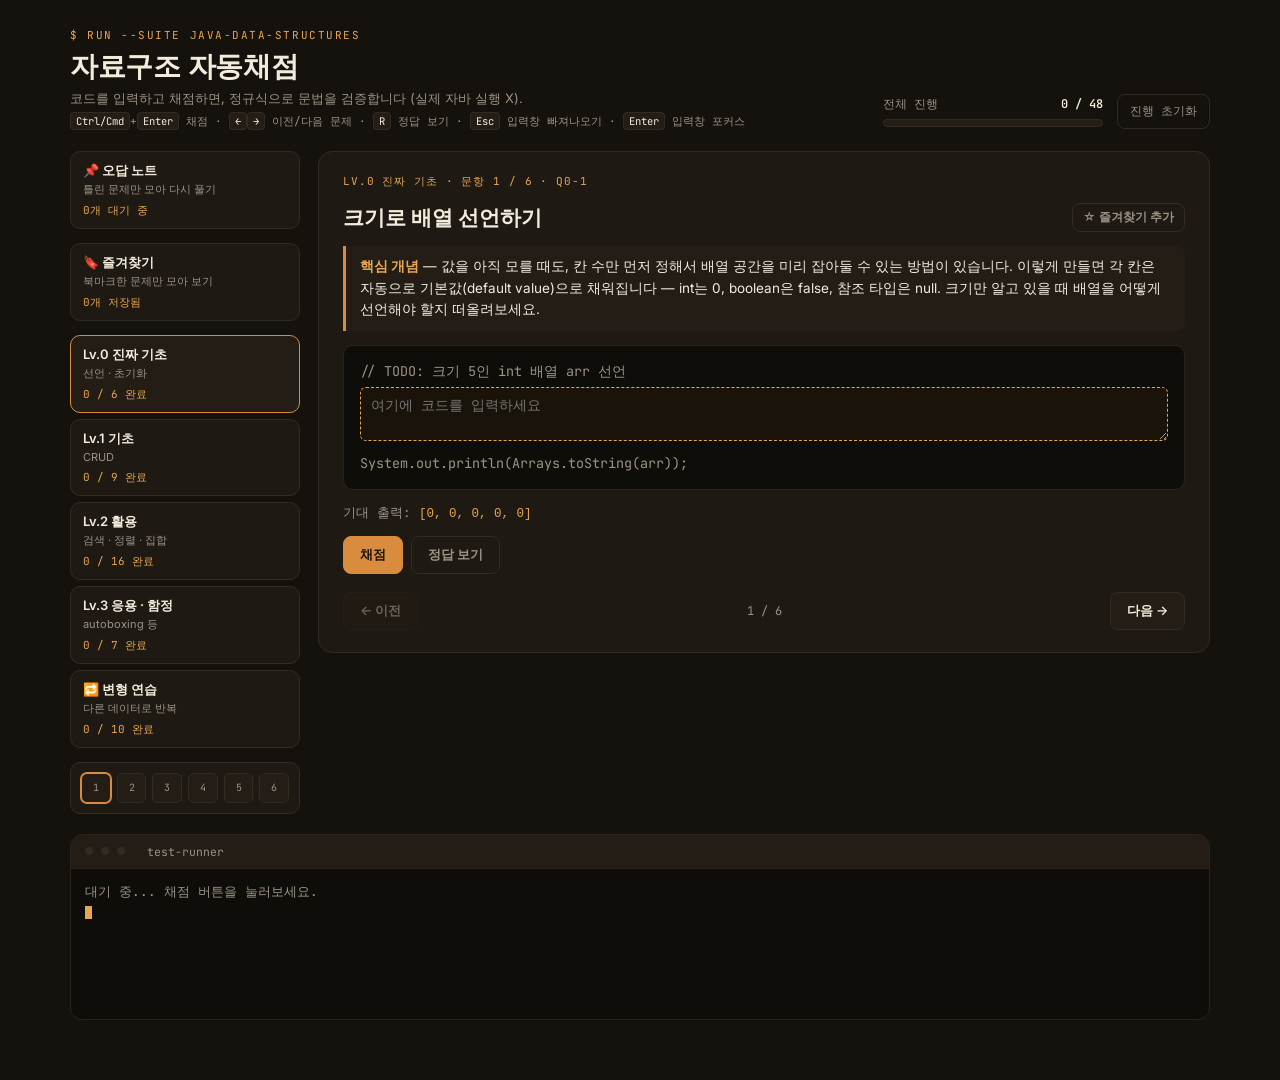
<file: ch1. 자바 컬렉션 + 입출력 문법/java_자료구조_자동채점_코테추가ver3.html>
<!DOCTYPE html>
<html lang="ko">
<head>
<meta charset="UTF-8">
<meta name="viewport" content="width=device-width, initial-scale=1.0">
<title>Java 자료구조 자동채점</title>
<link rel="preconnect" href="https://fonts.googleapis.com">
<link rel="preconnect" href="https://fonts.gstatic.com" crossorigin>
<link href="https://fonts.googleapis.com/css2?family=Space+Grotesk:wght@500;600;700&family=Inter:wght@400;500;600&family=JetBrains+Mono:wght@400;500;600&display=swap" rel="stylesheet">
<style>
  :root{
    --bg:#15120D;
    --surface:#1E1912;
    --surface2:#241D15;
    --code-bg:#0F0D09;
    --border:#332B20;
    --border-soft:#2A2318;
    --accent:#D98C3D;
    --accent-soft:#E8A552;
    --success:#6FD9A0;
    --fail:#E2604F;
    --text:#F3ECDD;
    --muted:#9C9284;
    --mono:'JetBrains Mono', ui-monospace, SFMono-Regular, monospace;
    --display:'Space Grotesk', sans-serif;
    --body:'Inter', sans-serif;
  }
  *{box-sizing:border-box;}
  html,body{margin:0;padding:0;}
  body{
    background:var(--bg);
    color:var(--text);
    font-family:var(--body);
    min-height:100vh;
  }
  #app{max-width:1180px;margin:0 auto;padding:28px 20px 60px;}

  /* ---------- topbar ---------- */
  .topbar{
    display:flex;justify-content:space-between;align-items:flex-end;
    gap:20px;flex-wrap:wrap;margin-bottom:22px;
  }
  .brand-eyebrow{
    font-family:var(--mono);font-size:11px;letter-spacing:.14em;
    color:var(--accent-soft);text-transform:uppercase;margin-bottom:6px;
  }
  .brand-title{
    font-family:var(--display);font-weight:700;font-size:28px;
    letter-spacing:-0.01em;margin:0;
  }
  .brand-sub{color:var(--muted);font-size:13px;margin-top:4px;}
  .top-stats{display:flex;align-items:center;gap:14px;}
  .progress-wrap{min-width:220px;}
  .progress-label{
    display:flex;justify-content:space-between;font-family:var(--mono);
    font-size:12px;color:var(--muted);margin-bottom:6px;
  }
  .progress-label b{color:var(--text);font-weight:600;}
  .progress-track{
    height:8px;border-radius:99px;background:var(--surface2);
    border:1px solid var(--border);overflow:hidden;
  }
  .progress-fill{
    height:100%;background:linear-gradient(90deg,var(--accent),var(--accent-soft));
    transition:width .3s ease;
  }
  .reset-btn{
    font-family:var(--mono);font-size:12px;color:var(--muted);
    background:transparent;border:1px solid var(--border);border-radius:8px;
    padding:8px 12px;cursor:pointer;transition:.15s;
  }
  .reset-btn:hover{border-color:var(--fail);color:var(--fail);}

  /* ---------- layout ---------- */
  .layout{display:grid;grid-template-columns:230px 1fr;gap:18px;}
  @media(max-width:760px){.layout{grid-template-columns:1fr;}}

  .sidebar{display:flex;flex-direction:column;gap:14px;}
  .level-tabs{display:flex;flex-direction:column;gap:6px;}
  @media(max-width:760px){.level-tabs{flex-direction:row;overflow-x:auto;padding-bottom:4px;}}
  .level-tab{
    text-align:left;background:var(--surface);border:1px solid var(--border);
    border-radius:10px;padding:10px 12px;cursor:pointer;color:var(--text);
    font-family:var(--body);transition:.15s;
  }
  @media(max-width:760px){.level-tab{flex:0 0 auto;min-width:150px;}}
  .level-tab:hover{border-color:var(--accent-soft);}
  .level-tab.active{border-color:var(--accent);background:var(--surface2);}
  .level-tab .lt-name{font-weight:600;font-size:13px;}
  .level-tab .lt-sub{font-size:11px;color:var(--muted);margin-top:2px;}
  .level-tab .lt-count{
    font-family:var(--mono);font-size:11px;color:var(--accent-soft);margin-top:6px;
  }

  .dot-grid{
    display:grid;grid-template-columns:repeat(6,1fr);gap:6px;
    background:var(--surface);border:1px solid var(--border);border-radius:10px;padding:10px;
  }
  @media(max-width:760px){.dot-grid{grid-template-columns:repeat(10,1fr);}}
  .dot{
    aspect-ratio:1;border-radius:6px;border:1px solid var(--border);
    background:var(--surface2);display:flex;align-items:center;justify-content:center;
    font-family:var(--mono);font-size:10px;color:var(--muted);cursor:pointer;transition:.15s;
  }
  .dot:hover{border-color:var(--accent-soft);}
  .dot.current{border-color:var(--accent);box-shadow:0 0 0 1px var(--accent);}
  .dot.pass{background:rgba(111,217,160,.14);border-color:var(--success);color:var(--success);}
  .dot.fail{background:rgba(226,96,79,.14);border-color:var(--fail);color:var(--fail);}
  .dot.bookmarked{outline:2px solid var(--accent-soft);outline-offset:1px;}

  .kbd-hint{font-family:var(--mono);font-size:11px;color:var(--muted);margin-top:6px;}
  .kbd-hint kbd{
    background:var(--surface2);border:1px solid var(--border);border-radius:4px;
    padding:1px 5px;font-family:var(--mono);font-size:10.5px;color:var(--text);
  }

  /* ---------- question card ---------- */
  .card{
    background:var(--surface);border:1px solid var(--border);border-radius:14px;
    padding:22px 24px;display:flex;flex-direction:column;gap:14px;
  }
  .card-eyebrow{
    font-family:var(--mono);font-size:11px;color:var(--accent-soft);
    letter-spacing:.08em;text-transform:uppercase;
  }
  .card-title{font-family:var(--display);font-size:21px;font-weight:600;margin:0;}
  .concept{
    background:var(--surface2);border-left:3px solid var(--accent);
    border-radius:0 8px 8px 0;padding:10px 14px;font-size:13.5px;line-height:1.6;color:var(--text);
  }
  .concept b{color:var(--accent-soft);}

  .codebox{
    background:var(--code-bg);border:1px solid var(--border-soft);border-radius:10px;
    padding:14px 16px;font-family:var(--mono);font-size:13.5px;line-height:1.7;
  }
  .cl{white-space:pre-wrap;color:var(--text);}
  .cl.muted{color:var(--muted);}
  .blank{
    width:100%;resize:vertical;background:#191309;border:1px dashed var(--accent-soft);
    border-radius:6px;color:var(--accent-soft);font-family:var(--mono);font-size:13.5px;
    padding:8px 10px;margin:4px 0;outline:none;
  }
  .blank:focus{border-style:solid;border-color:var(--accent);}
  .expected{
    font-family:var(--mono);font-size:12.5px;color:var(--muted);
  }
  .expected code{color:var(--accent-soft);background:none;}

  .actions{display:flex;flex-wrap:wrap;gap:8px;align-items:center;}
  .btn{
    font-family:var(--body);font-weight:600;font-size:13px;border-radius:8px;
    padding:9px 16px;cursor:pointer;border:1px solid var(--border);transition:.15s;
  }
  .btn-grade{background:var(--accent);border-color:var(--accent);color:#191309;}
  .btn-grade:hover{background:var(--accent-soft);}
  .btn-ghost{background:transparent;color:var(--muted);}
  .btn-ghost:hover{color:var(--text);border-color:var(--accent-soft);}
  .btn-nav{background:var(--surface2);color:var(--text);}
  .btn-nav:hover{border-color:var(--accent-soft);}
  .btn-nav:disabled{opacity:.35;cursor:not-allowed;}

  .feedback{
    font-family:var(--mono);font-size:13px;border-radius:8px;padding:9px 12px;display:none;
  }
  .feedback.show{display:block;}
  .feedback.pass{background:rgba(111,217,160,.12);color:var(--success);border:1px solid rgba(111,217,160,.3);}
  .feedback.fail{background:rgba(226,96,79,.12);color:var(--fail);border:1px solid rgba(226,96,79,.3);}

  .answer-box{
    display:none;background:var(--surface2);border:1px solid var(--border);border-radius:10px;
    padding:14px 16px;
  }
  .answer-box.show{display:block;}
  .answer-box .lbl{font-family:var(--mono);font-size:11px;color:var(--accent-soft);margin-bottom:8px;letter-spacing:.06em;}
  .answer-box .al{font-family:var(--mono);font-size:13.5px;color:var(--text);white-space:pre-wrap;}
  .answer-box .note{margin-top:10px;font-size:13px;color:var(--muted);line-height:1.6;}

  .nav-row{display:flex;justify-content:space-between;align-items:center;margin-top:4px;}
  .nav-row .pos{font-family:var(--mono);font-size:12px;color:var(--muted);}

  /* ---------- terminal log ---------- */
  .terminal{
    margin-top:20px;background:var(--code-bg);border:1px solid var(--border-soft);
    border-radius:12px;overflow:hidden;
  }
  .terminal-head{
    display:flex;align-items:center;gap:8px;padding:9px 14px;background:var(--surface2);
    border-bottom:1px solid var(--border-soft);font-family:var(--mono);font-size:11.5px;color:var(--muted);
  }
  .terminal-dot{width:8px;height:8px;border-radius:50%;background:var(--border);}
  .terminal-body{
    height:150px;overflow-y:auto;padding:12px 14px;font-family:var(--mono);
    font-size:12.5px;line-height:1.7;color:var(--muted);
  }
  .terminal-body .ln{white-space:pre-wrap;}
  .terminal-body .ln.pass{color:var(--success);}
  .terminal-body .ln.fail{color:var(--fail);}
  .terminal-body .ln.cmd{color:var(--accent-soft);}
  .cursor{display:inline-block;width:7px;height:13px;background:var(--accent-soft);
    animation:blink 1s steps(1) infinite;vertical-align:-2px;}
  @keyframes blink{50%{opacity:0;}}

  .loading{padding:60px 0;text-align:center;color:var(--muted);font-family:var(--mono);font-size:13px;}
</style>
</head>
<body>
<div id="app"><div class="loading">진행 상황 불러오는 중...</div></div>

<script>
(function(){

  /* ============ 데이터 ============ */
  var LEVELS = [
    {id:0, name:'Lv.0 진짜 기초', sub:'선언 · 초기화'},
    {id:1, name:'Lv.1 기초', sub:'CRUD'},
    {id:2, name:'Lv.2 활용', sub:'검색 · 정렬 · 집합'},
    {id:3, name:'Lv.3 응용 · 함정', sub:'autoboxing 등'},
    {id:4, name:'🔁 변형 연습', sub:'다른 데이터로 반복'}
  ];

  var QUESTIONS = [
    {id:'Q0-1', level:0, title:'크기로 배열 선언하기',
     concept:'값을 아직 모를 때도, 칸 수만 먼저 정해서 배열 공간을 미리 잡아둘 수 있는 방법이 있습니다. 이렇게 만들면 각 칸은 자동으로 기본값(default value)으로 채워집니다 — int는 0, boolean은 false, 참조 타입은 null. 크기만 알고 있을 때 배열을 어떻게 선언해야 할지 떠올려보세요.',
     before:[], placeholder:['// TODO: 크기 5인 int 배열 arr 선언'],
     after:['System.out.println(Arrays.toString(arr));'],
     expected:'[0, 0, 0, 0, 0]', answer:['int[] arr = new int[5];'], note:'',
     regex:[/int\s*\[\s*\]\s*arr\s*=\s*new\s*int\s*\[\s*5\s*\]\s*;?/]},

    {id:'Q0-2', level:0, title:'값을 알 때 배열 선언하기 (리터럴)',
     concept:'값을 이미 알고 있다면, 빈 배열을 만들고 하나씩 채우는 대신 선언과 동시에 한 번에 초기화하는 축약형이 있습니다. 단, 이 축약형은 선언 줄에서만 쓸 수 있습니다 — 변수를 먼저 선언해두고 나중에 따로 대입하려고 하면 컴파일 에러가 납니다.',
     before:[], placeholder:['// TODO: 1, 2, 3 값을 가진 int 배열 arr 선언'],
     after:['System.out.println(Arrays.toString(arr));'],
     expected:'[1, 2, 3]', answer:['int[] arr = {1, 2, 3};'], note:'',
     regex:[/int\s*\[\s*\]\s*arr\s*=\s*(?:new\s*int\s*\[\s*\])?\{\s*1\s*,\s*2\s*,\s*3\s*\}\s*;?/]},

    {id:'Q0-3', level:0, title:'2차원 배열 선언하기',
     concept:'2차원 배열은 사실 "배열을 원소로 담은 배열"입니다. 바깥쪽 길이와 안쪽 길이를 각각 따로 지정해서 선언할 수 있는데, 두 길이를 어떤 순서로 표기해야 할지 생각해보세요.',
     before:[], placeholder:['// TODO: 3행 2열짜리 int 2차원 배열 grid 선언'],
     after:['System.out.println(Arrays.deepToString(grid));'],
     expected:'[[0, 0], [0, 0], [0, 0]]', answer:['int[][] grid = new int[3][2];'], note:'',
     regex:[/int\s*\[\s*\]\s*\[\s*\]\s*grid\s*=\s*new\s*int\s*\[\s*3\s*\]\s*\[\s*2\s*\]\s*;?/]},

    {id:'Q0-4', level:0, title:'ArrayList 선언하기 (인터페이스 타입으로)',
     concept:'자바에서 컬렉션(collection)을 다룰 때는, 구체적인 구현 클래스보다 더 넓은 인터페이스 타입으로 변수를 선언해두는 관례가 있습니다. 나중에 구현체만 바꿔도 나머지 코드는 그대로 둘 수 있습니다 — 다형성(polymorphism)의 실용적 이유입니다. 왼쪽엔 어떤 타입을, 오른쪽엔 어떤 타입을 써야 할지 생각해보세요.',
     before:[], placeholder:['// TODO: 빈 정수 ArrayList list 선언'],
     after:['System.out.println(list.size());'],
     expected:'0', answer:['List<Integer> list = new ArrayList<>();'],
     note:'ArrayList<Integer> list = new ArrayList<>();도 동작은 같지만, 다형성을 살리려면 왼쪽을 인터페이스 타입으로 쓰는 게 관례입니다.',
     regex:[/(?:List|ArrayList)\s*<\s*Integer\s*>\s*list\s*=\s*new\s*ArrayList\s*<\s*>\s*\(\s*\)\s*;?/]},

    {id:'Q0-5', level:0, title:'래퍼 클래스(Wrapper Class)로 선언하기',
     concept:'제네릭(generics)을 쓰는 컬렉션은 원시 타입(primitive)을 직접 담을 수 없고, 반드시 객체 타입만 담을 수 있습니다. 그래서 int 대신 그에 대응하는 래퍼 클래스(wrapper class)를 써야 합니다. add(10)처럼 int 값을 넣으면 자바가 자동으로 객체로 변환해주는데, 이를 오토박싱(autoboxing)이라 합니다. (이 개념이 나중에 Q8 함정의 원인이 됩니다.)',
     before:[], placeholder:['// TODO: Integer를 담을 빈 ArrayList numbers 선언'],
     after:['numbers.add(10);','numbers.add(20);','System.out.println(numbers);'],
     expected:'[10, 20]', answer:['List<Integer> numbers = new ArrayList<>();'], note:'',
     regex:[/(?:List|ArrayList)\s*<\s*Integer\s*>\s*numbers\s*=\s*new\s*ArrayList\s*<\s*>\s*\(\s*\)\s*;?/]},

    {id:'Q0-6', level:0, title:'HashMap 선언하기 (타입 파라미터 2개)',
     concept:'Map은 key 타입과 value 타입, 총 두 개의 타입 파라미터를 받습니다. <KeyType, ValueType> 순서를 지켜야 합니다.',
     before:[], placeholder:['// TODO: String을 key로, Integer를 value로 갖는 빈 HashMap scores 선언'],
     after:['System.out.println(scores.size());'],
     expected:'0', answer:['Map<String, Integer> scores = new HashMap<>();'], note:'',
     regex:[/(?:Map|HashMap)\s*<\s*String\s*,\s*Integer\s*>\s*scores\s*=\s*new\s*HashMap\s*<\s*>\s*\(\s*\)\s*;?/]},

    {id:'Q1', level:1, title:'배열 오름차순 정렬',
     concept:'원시 타입(primitive) 배열을 정렬할 때는 비교자(Comparator)를 따로 지정할 수 없고, 항상 오름차순으로만 정렬하는 방법이 있습니다. (Q2의 객체 배열과 비교해보세요)',
     before:['int[] arr = {5, 3, 1, 4, 2};'], placeholder:['// TODO'],
     after:['System.out.println(Arrays.toString(arr));'],
     expected:'[1, 2, 3, 4, 5]', answer:['Arrays.sort(arr);'],
     note:'원시 타입 배열 정렬은 내부적으로 Dual-Pivot Quicksort를 사용하며, 항상 오름차순입니다.',
     regex:[/Arrays\.sort\s*\(\s*arr\s*\)\s*;?/]},

    {id:'Q6', level:1, title:'리스트 인덱스로 값 읽기',
     concept:'리스트에서 특정 위치의 값을 읽어오는 연산은 인덱스(index) 기반 접근이라 O(1)입니다.',
     before:['List<Integer> list = new ArrayList<>(Arrays.asList(10, 20, 30, 40, 50));'], placeholder:['// TODO'],
     after:['System.out.println("val6: " + val6);'],
     expected:'val6: 30', answer:['int val6 = list.get(2);'], note:'',
     regex:[/int\s*val6\s*=\s*list\.get\s*\(\s*2\s*\)\s*;?/]},

    {id:'Q7', level:1, title:'리스트 인덱스 값 수정',
     concept:'리스트의 특정 위치 값을 ‘교체’하는 연산과 ‘새로 끼워넣는’ 연산은 서로 다른 메서드입니다. 교체는 리스트의 길이를 바꾸지 않는다는 점에 주목하세요.',
     before:['// list = [10, 20, 30, 40, 50]'], placeholder:['// TODO'],
     after:['System.out.println(list);'],
     expected:'[10, 99, 30, 40, 50]', answer:['list.set(1, 99);'], note:'',
     regex:[/list\.set\s*\(\s*1\s*,\s*99\s*\)\s*;?/]},

    {id:'Q11', level:1, title:'HashSet 선언과 중복 제거',
     concept:'HashSet은 중복을 허용하지 않고, 입력 순서를 보장하지 않습니다.',
     before:[], placeholder:['Set<Integer> set11 = /* TODO */;'],
     after:['set11.add(1);','set11.add(2);','set11.add(3);','set11.add(2); // 중복 — 무시됨','System.out.println(set11.size());'],
     expected:'3', answer:['Set<Integer> set11 = new HashSet<>();'], note:'',
     regex:[/(?:Set|HashSet)\s*<\s*Integer\s*>\s*set11\s*=\s*new\s*HashSet\s*<\s*>\s*\(\s*\)\s*;?/]},

    {id:'Q16', level:1, title:'Map에 key-value 추가',
     concept:'맵에 키-값 쌍을 넣는 연산은, 키가 이미 있으면 기존 값을 덮어씁니다(overwrite). 즉 ‘추가’와 ‘수정’이 사실 같은 동작으로 처리됩니다.',
     before:['Map<String, Integer> map = new HashMap<>();'], placeholder:['// TODO'],
     after:['System.out.println(map.get("apple"));'],
     expected:'5', answer:['map.put("apple", 5);'], note:'',
     regex:[/map\.put\s*\(\s*"apple"\s*,\s*5\s*\)\s*;?/]},

    {id:'Q20', level:1, title:'Map에서 key 삭제',
     concept:'맵에서 특정 키를 지우는 연산은, 그 키가 원래 없었어도 예외 없이 조용히 넘어갑니다.',
     before:['// map에 "apple"=5가 들어있는 상태'], placeholder:['// TODO'],
     after:['System.out.println(map.size());'],
     expected:'0', answer:['map.remove("apple");'], note:'',
     regex:[/map\.remove\s*\(\s*"apple"\s*\)\s*;?/]},

    {id:'Q9', level:2, title:'값으로 인덱스 찾기',
     concept:'리스트에서 특정 값이 몇 번째 위치에 있는지 찾는 연산이 있습니다. 값이 없으면 -1을 반환합니다.',
     before:['// list = [10, 99, 30, 40, 50]'], placeholder:['// TODO'],
     after:['System.out.println(idx9);'],
     expected:'1', answer:['int idx9 = list.indexOf(99);'], note:'',
     regex:[/int\s*idx9\s*=\s*list\.indexOf\s*\(\s*99\s*\)\s*;?/]},

    {id:'Q12', level:2, title:'Set에 값 존재 여부 확인',
     concept:'Set에 특정 값이 들어있는지 확인하는 연산은 해시(hash) 기반 탐색이라 평균 O(1)입니다. (List에서 같은 종류의 확인은 O(n)이라는 점과 비교해두면 좋습니다.)',
     before:['// set11 = {1, 2, 3}'], placeholder:['boolean has2 = /* TODO */;'],
     after:['System.out.println(has2);'],
     expected:'true', answer:['boolean has2 = set11.contains(2);'], note:'',
     regex:[/boolean\s*has2\s*=\s*set11\.contains\s*\(\s*2\s*\)\s*;?/]},

    {id:'Q19', level:2, title:'Map의 key/value 존재 여부 확인',
     concept:'맵에서 ‘이 키가 있는지’ 확인하는 것과 ‘이 값이 있는지’ 확인하는 것은 비용이 다릅니다. 하나는 해시로 바로 찾아가고, 다른 하나는 모든 값을 하나씩 순회해야 합니다.',
     before:['map.put("apple", 5);'],
     placeholder:['boolean hasKey = /* TODO */;','boolean hasVal = /* TODO */;'],
     after:[], rows:3,
     expected:'hasKey = true, hasVal = true',
     answer:['boolean hasKey = map.containsKey("apple");','boolean hasVal = map.containsValue(5);'], note:'',
     regex:[/containsKey\s*\(\s*"apple"\s*\)/, /containsValue\s*\(\s*5\s*\)/]},

    {id:'Q2', level:2, title:'Integer 배열 내림차순 정렬',
     concept:'비교자(Comparator)를 지정해서 정렬 방향을 바꾸는 기능은 객체 배열(Integer[])에서만 쓸 수 있습니다. 원시 타입 int[]에는 이 옵션이 아예 없습니다 (Q1과 대조). 자바 표준 라이브러리에는 정렬 순서를 거꾸로 뒤집어주는 미리 만들어진 비교자가 있습니다.',
     before:['Integer[] arr2 = {5, 3, 1, 4, 2};'], placeholder:['// TODO'],
     after:['System.out.println(Arrays.toString(arr2));'],
     expected:'[5, 4, 3, 2, 1]', answer:['Arrays.sort(arr2, Collections.reverseOrder());'], note:'',
     regex:[/Arrays\.sort\s*\(\s*arr2\s*,\s*Collections\.reverseOrder\s*\(\s*\)\s*\)\s*;?/]},

    {id:'Q10', level:2, title:'List 내림차순 정렬',
     concept:'배열을 정렬하는 기능과 리스트를 정렬하는 기능은, 사실 서로 다른 클래스에 속해 있습니다. 이름이 비슷해서 헷갈리기 쉬우니 어느 클래스 소속인지 구분해서 기억해두세요.',
     before:['List<Integer> list10 = new ArrayList<>(Arrays.asList(3, 1, 4, 1, 5));'], placeholder:['// TODO'],
     after:['System.out.println(list10);'],
     expected:'[5, 4, 3, 1, 1]', answer:['Collections.sort(list10, Collections.reverseOrder());'], note:'',
     regex:[/Collections\.sort\s*\(\s*list10\s*,\s*Collections\.reverseOrder\s*\(\s*\)\s*\)\s*;?/]},

    {id:'Q3', level:2, title:'배열 특정 범위 채우기',
     concept:'배열의 일부 구간만 골라서 값으로 채우는 기능이 있습니다. 시작 인덱스는 포함되지만, 끝 인덱스는 미포함(exclusive)이라는 점에 주의하세요.',
     before:['int[] arr3 = {0, 0, 0, 0, 0};'], placeholder:['// TODO'],
     after:['System.out.println(Arrays.toString(arr3));'],
     expected:'[0, -1, -1, 0, 0]', answer:['Arrays.fill(arr3, 1, 3, -1);'],
     note:'인덱스 1, 2만 채워지고 인덱스 3은 채워지지 않습니다.',
     regex:[/Arrays\.fill\s*\(\s*arr3\s*,\s*1\s*,\s*3\s*,\s*-1\s*\)\s*;?/]},

    {id:'Q13', level:2, title:'교집합 (Set)',
     concept:'두 집합에서 공통으로 들어있는 원소만 남기고 싶을 때 쓰는 연산이 있습니다. 이 연산은 새 결과를 따로 반환하지 않고, 호출한 집합 자체를 직접 바꿔버립니다(in-place).',
     before:['Set<Integer> setA = new HashSet<>(Arrays.asList(1, 2, 3, 4));','Set<Integer> setB = new HashSet<>(Arrays.asList(3, 4, 5, 6));'],
     placeholder:['// TODO'], after:['System.out.println(setA);'],
     expected:'[3, 4]', answer:['setA.retainAll(setB);'], note:'',
     regex:[/setA\.retainAll\s*\(\s*setB\s*\)\s*;?/]},

    {id:'Q14', level:2, title:'합집합 (Set)',
     concept:'두 집합을 하나로 합치고 싶을 때 쓰는 연산이 있습니다. 중복된 원소는 자동으로 한 번만 남습니다.',
     before:['Set<Integer> setC = new HashSet<>(Arrays.asList(1, 2, 3));','Set<Integer> setD = new HashSet<>(Arrays.asList(3, 4, 5));'],
     placeholder:['// TODO'], after:['System.out.println(setC);'],
     expected:'[1, 2, 3, 4, 5]', answer:['setC.addAll(setD);'], note:'',
     regex:[/setC\.addAll\s*\(\s*setD\s*\)\s*;?/]},

    {id:'Q15', level:2, title:'차집합 (Set)',
     concept:'한 집합에서, 다른 집합과 겹치는 원소들만 골라 제거하고 싶을 때 쓰는 연산이 있습니다.',
     before:['Set<Integer> setE = new HashSet<>(Arrays.asList(1, 2, 3, 4));','Set<Integer> setF = new HashSet<>(Arrays.asList(3, 4, 5));'],
     placeholder:['// TODO'], after:['System.out.println(setE);'],
     expected:'[1, 2]', answer:['setE.removeAll(setF);'], note:'',
     regex:[/setE\.removeAll\s*\(\s*setF\s*\)\s*;?/]},

    {id:'Q17', level:2, title:'key 없을 때 기본값 반환 (저장은 안 됨)',
     concept:'맵에 없는 키를 조회할 때, 예외 대신 미리 정해둔 기본값을 돌려받고 싶을 때 쓰는 연산이 있습니다. 중요한 건, 이 연산이 맵에 그 키를 실제로 저장하지는 않는다는 점입니다 — 이 부분이 가장 헷갈리기 쉽습니다.',
     before:[], placeholder:['int val17 = /* TODO */;'],
     after:['System.out.println(val17);','System.out.println(map.containsKey("banana"));'],
     expected:'0, false', answer:['int val17 = map.getOrDefault("banana", 0);'], note:'',
     regex:[/int\s*val17\s*=\s*map\.getOrDefault\s*\(\s*"banana"\s*,\s*0\s*\)\s*;?/]},

    {id:'Q5', level:3, title:'배열 → ArrayList 변환',
     concept:'배열을 리스트로 감싸주는 기능이 있는데, 이걸로 바로 만든 리스트는 사실 배열을 그대로 감싼 고정 크기(fixed-size) 리스트라서 add/remove가 불가능합니다(UnsupportedOperationException). 진짜 자유롭게 추가·삭제 가능한 리스트가 필요하다면 한 단계를 더 거쳐야 합니다.',
     before:['Integer[] arr5 = {10, 20, 30};'], placeholder:['// TODO'],
     after:['System.out.println(list5);'],
     expected:'[10, 20, 30]', answer:['List<Integer> list5 = new ArrayList<>(Arrays.asList(arr5));'],
     note:'new ArrayList<>()로 한 번 더 감싸지 않으면 이후 add()/remove() 호출 시 런타임 예외가 발생합니다.',
     regex:[/List\s*<\s*Integer\s*>\s*list5\s*=\s*new\s*ArrayList\s*<\s*>\s*\(\s*Arrays\.asList\s*\(\s*arr5\s*\)\s*\)\s*;?/]},

    {id:'Q8', level:3, title:'인덱스 삭제 vs 값 삭제',
     concept:'리스트의 삭제 연산은 오버로딩(overloading)된 메서드라서, 인덱스로 지우는 버전과 값으로 지우는 버전이 따로 존재합니다. 정수를 그대로 넣으면 컴파일러는 그걸 인덱스로 받아들입니다. 그렇다면 "값으로 지우고 싶다"는 의도를 컴파일러에게 어떻게 전달해야 할까요? (Q0-5의 오토박싱 개념을 다시 떠올려보세요)',
     before:['// list = [10, 99, 30, 40, 50]'], placeholder:['// TODO  (값 30을 삭제하고 싶음)'],
     after:['System.out.println(list);'],
     expected:'[10, 99, 40, 50]', answer:['list.remove(Integer.valueOf(30));'],
     note:'list.remove(30)이라고 쓰면 인덱스 30번째 원소를 지우려다 IndexOutOfBoundsException이 납니다.',
     regex:[/list\.remove\s*\(\s*Integer\.valueOf\s*\(\s*30\s*\)\s*\)\s*;?/]},

    {id:'Q18', level:3, title:'빈도수 카운팅 패턴',
     concept:'각 단어가 몇 번 등장했는지 세고 싶을 때 자주 쓰는 전형적인 패턴이 있습니다. 처음 보는 단어는 0부터 시작해서 1을 더하고, 이미 본 단어는 기존 횟수에 1을 더하면 됩니다 — 이 두 경우를 한 줄로 동시에 처리하려면 어떻게 해야 할까요? 코딩테스트에서 거의 항상 등장하는 패턴이니 꼭 손에 익혀두세요.',
     before:['String[] words = {"a", "b", "a", "c", "a", "b"};','Map<String, Integer> freq = new HashMap<>();','for (String w : words) {'],
     placeholder:['    // TODO'],
     after:['}','System.out.println(freq.get("a"));','System.out.println(freq.get("b"));'],
     expected:'3, 2', answer:['freq.put(w, freq.getOrDefault(w, 0) + 1);'],
     note:'첫 등장 시 getOrDefault가 0을 반환해 1로 시작하고, 이후 등장할 때마다 기존 값에 1씩 더해집니다.',
     regex:[/freq\.put\s*\(\s*w\s*,\s*freq\.getOrDefault\s*\(\s*w\s*,\s*0\s*\)\s*\+\s*1\s*\)\s*;?/]},

    {id:'Q4', level:3, title:'2차원 배열 정렬 (람다 비교자)',
     concept:'2차원 배열은 사실 1차원 배열들을 원소로 담은 객체 배열입니다. 그래서 1차원 int[](Q1)와 달리, 정렬 기준을 직접 정해줄 수 있는 방법이 있습니다. 각 행의 0번째 값을 기준으로 두 행을 비교하려면 어떤 식을 써야 할지 생각해보세요.',
     before:['int[][] arr4 = {{3, 1}, {1, 5}, {2, 3}};'], placeholder:['// TODO  (0번 인덱스 기준 오름차순)'],
     after:['System.out.println(Arrays.deepToString(arr4));'],
     expected:'[[1, 5], [2, 3], [3, 1]]', answer:['Arrays.sort(arr4, (a, b) -> a[0] - b[0]);'],
     note:'a[0] - b[0]이 음수면 a가 앞, 양수면 b가 앞으로 정렬됩니다.',
     regex:[/Arrays\.sort\s*\(\s*arr4\s*,\s*\(\s*a\s*,\s*b\s*\)\s*->\s*(?:a\[0\]\s*-\s*b\[0\]|Integer\.compare\s*\(\s*a\[0\]\s*,\s*b\[0\]\s*\))\s*\)\s*;?/]},

    {id:'Q13b', level:4, title:'🔁 변형: 교집합 (다른 데이터)',
     concept:'두 집합에서 공통으로 들어있는 원소만 남기고 싶을 때 쓰는 연산이 있습니다. 이 연산은 새 결과를 따로 반환하지 않고, 호출한 집합 자체를 직접 바꿔버립니다(in-place). (Q13과 같은 패턴, 다른 데이터)',
     before:['Set<Integer> setA = new HashSet<>(Arrays.asList(10, 20, 30, 40));','Set<Integer> setB = new HashSet<>(Arrays.asList(20, 40, 50));'],
     placeholder:['// TODO'], after:['System.out.println(setA);'],
     expected:'[20, 40]', answer:['setA.retainAll(setB);'], note:'',
     regex:[/setA\.retainAll\s*\(\s*setB\s*\)\s*;?/]},

    {id:'Q14b', level:4, title:'🔁 변형: 합집합 (다른 데이터)',
     concept:'두 집합을 하나로 합치고 싶을 때 쓰는 연산이 있습니다. 중복된 원소는 자동으로 한 번만 남습니다. (Q14와 같은 패턴, 다른 데이터)',
     before:['Set<Integer> setC = new HashSet<>(Arrays.asList(1, 3, 5));','Set<Integer> setD = new HashSet<>(Arrays.asList(2, 3, 4));'],
     placeholder:['// TODO'], after:['System.out.println(setC);'],
     expected:'[1, 2, 3, 4, 5]', answer:['setC.addAll(setD);'], note:'',
     regex:[/setC\.addAll\s*\(\s*setD\s*\)\s*;?/]},

    {id:'Q15b', level:4, title:'🔁 변형: 차집합 (다른 데이터)',
     concept:'한 집합에서, 다른 집합과 겹치는 원소들만 골라 제거하고 싶을 때 쓰는 연산이 있습니다. (Q15와 같은 패턴, 다른 데이터)',
     before:['Set<Integer> setE = new HashSet<>(Arrays.asList(1, 2, 3, 4, 5));','Set<Integer> setF = new HashSet<>(Arrays.asList(2, 4));'],
     placeholder:['// TODO'], after:['System.out.println(setE);'],
     expected:'[1, 3, 5]', answer:['setE.removeAll(setF);'], note:'',
     regex:[/setE\.removeAll\s*\(\s*setF\s*\)\s*;?/]},

    {id:'Q17b', level:4, title:'🔁 변형: 기본값 반환 (다른 데이터)',
     concept:'맵에 없는 키를 조회할 때, 예외 대신 미리 정해둔 기본값을 돌려받고 싶을 때 쓰는 연산이 있습니다. 이 연산은 맵에 그 키를 실제로 저장하지는 않습니다. (Q17과 같은 패턴, 다른 데이터)',
     before:['Map<String, Integer> map = new HashMap<>();','map.put("apple", 5);'],
     placeholder:['int val = /* TODO */;'], after:['System.out.println(val);'],
     expected:'-1', answer:['int val = map.getOrDefault("kiwi", -1);'], note:'',
     regex:[/int\s*val\s*=\s*map\.getOrDefault\s*\(\s*"kiwi"\s*,\s*-1\s*\)\s*;?/]},

    {id:'Q8b', level:4, title:'🔁 변형: 인덱스 삭제 vs 값 삭제 (다른 데이터)',
     concept:'리스트의 삭제 연산은 오버로딩(overloading)된 메서드라서, 인덱스로 지우는 버전과 값으로 지우는 버전이 따로 존재합니다. 정수를 그대로 넣으면 인덱스로 해석된다는 점을 떠올려보세요. (Q8과 같은 패턴, 다른 데이터)',
     before:['List<Integer> list = new ArrayList<>(Arrays.asList(5, 15, 25, 35));'],
     placeholder:['// TODO (값 25를 삭제하고 싶음)'], after:['System.out.println(list);'],
     expected:'[5, 15, 35]', answer:['list.remove(Integer.valueOf(25));'], note:'',
     regex:[/list\.remove\s*\(\s*Integer\.valueOf\s*\(\s*25\s*\)\s*\)\s*;?/]},

    {id:'Q18b', level:4, title:'🔁 변형: 빈도수 카운팅 (다른 데이터)',
     concept:'각 항목이 몇 번 등장했는지 셀 때 쓰는 전형적인 패턴이 있습니다. 처음 보는 항목은 0부터 시작해서 1을 더하고, 이미 본 항목은 기존 횟수에 1을 더합니다. (Q18과 같은 패턴, 다른 데이터)',
     before:['String[] fruits = {"apple", "banana", "apple", "apple", "banana", "cherry"};','Map<String, Integer> freq = new HashMap<>();','for (String f : fruits) {'],
     placeholder:['    // TODO'],
     after:['}','System.out.println(freq.get("apple"));','System.out.println(freq.get("banana"));'],
     expected:'3, 2', answer:['freq.put(f, freq.getOrDefault(f, 0) + 1);'], note:'',
     regex:[/freq\.put\s*\(\s*f\s*,\s*freq\.getOrDefault\s*\(\s*f\s*,\s*0\s*\)\s*\+\s*1\s*\)\s*;?/]},

    {id:'Q2b', level:4, title:'🔁 변형: 객체 배열 내림차순 (다른 데이터)',
     concept:'비교자(Comparator)를 지정해서 정렬 방향을 바꾸는 기능은 객체 배열에서만 쓸 수 있습니다. 자바 표준 라이브러리에는 정렬 순서를 거꾸로 뒤집어주는 미리 만들어진 비교자가 있습니다. (Q2와 같은 패턴, 다른 데이터)',
     before:['Integer[] nums = {7, 2, 9, 4, 1};'], placeholder:['// TODO (내림차순)'],
     after:['System.out.println(Arrays.toString(nums));'],
     expected:'[9, 7, 4, 2, 1]', answer:['Arrays.sort(nums, Collections.reverseOrder());'], note:'',
     regex:[/Arrays\.sort\s*\(\s*nums\s*,\s*Collections\.reverseOrder\s*\(\s*\)\s*\)\s*;?/]},

    {id:'Q10b', level:4, title:'🔁 변형: 리스트 내림차순 (다른 데이터)',
     concept:'배열을 정렬하는 기능과 리스트를 정렬하는 기능은 서로 다른 클래스에 속해 있습니다. 이름이 비슷해서 헷갈리기 쉬우니 어느 클래스 소속인지 떠올려보세요. (Q10과 같은 패턴, 다른 데이터)',
     before:['List<Integer> list2 = new ArrayList<>(Arrays.asList(8, 2, 6, 4));'], placeholder:['// TODO (내림차순)'],
     after:['System.out.println(list2);'],
     expected:'[8, 6, 4, 2]', answer:['Collections.sort(list2, Collections.reverseOrder());'], note:'',
     regex:[/Collections\.sort\s*\(\s*list2\s*,\s*Collections\.reverseOrder\s*\(\s*\)\s*\)\s*;?/]},

    {id:'Q9b', level:4, title:'🔁 변형: 값으로 인덱스 찾기 (다른 데이터)',
     concept:'리스트에서 특정 값이 몇 번째 위치에 있는지 찾는 연산이 있습니다. 값이 없으면 -1을 반환합니다. (Q9와 같은 패턴, 다른 데이터)',
     before:['List<Integer> list3 = new ArrayList<>(Arrays.asList(7, 14, 21, 28));'], placeholder:['// TODO'],
     after:['System.out.println(idx);'],
     expected:'2', answer:['int idx = list3.indexOf(21);'], note:'',
     regex:[/int\s*idx\s*=\s*list3\.indexOf\s*\(\s*21\s*\)\s*;?/]},

    {id:'Q5b', level:4, title:'🔁 변형: 배열 → ArrayList 변환 (다른 데이터)',
     concept:'배열을 리스트로 감싸주는 기능이 있는데, 그걸로 바로 만든 리스트는 고정 크기(fixed-size)라서 add/remove가 불가능합니다. 진짜 자유롭게 추가·삭제 가능한 리스트가 필요하다면 한 단계를 더 거쳐야 합니다. (Q5와 같은 패턴, 다른 데이터)',
     before:['Integer[] src = {100, 200, 300};'], placeholder:['// TODO'],
     after:['System.out.println(result);'],
     expected:'[100, 200, 300]', answer:['List<Integer> result = new ArrayList<>(Arrays.asList(src));'], note:'',
     regex:[/List\s*<\s*Integer\s*>\s*result\s*=\s*new\s*ArrayList\s*<\s*>\s*\(\s*Arrays\.asList\s*\(\s*src\s*\)\s*\)\s*;?/]},
    {id:'CT1', level:1, title:'코테: 배열 길이 구하기',
     concept:'배열의 길이는 length 필드로 확인합니다.',
     before:['int[] arr = {1,2,3,4,5};'], placeholder:['// TODO'],
     after:['System.out.println(len);'],
     expected:'5', answer:['int len = arr.length;'], note:'',
     regex:[/int\s*len\s*=\s*arr\.length\s*;?/]},

    {id:'CT2', level:1, title:'코테: List 크기 구하기',
     concept:'List의 원소 개수는 size() 메서드로 확인합니다.',
     before:['List<Integer> list = Arrays.asList(1,2,3);'], placeholder:['// TODO'],
     after:['System.out.println(size);'],
     expected:'3', answer:['int size = list.size();'], note:'',
     regex:[/int\s*size\s*=\s*list\.size\s*\(\s*\)\s*;?/]},

    {id:'CT3', level:1, title:'코테: 배열 출력하기',
     concept:'배열 내용을 확인할 때는 Arrays.toString()을 사용합니다.',
     before:['int[] arr = {1,2,3};'], placeholder:['// TODO'],
     after:[],
     expected:'[1, 2, 3]', answer:['System.out.println(Arrays.toString(arr));'], note:'',
     regex:[/Arrays\.toString\s*\(\s*arr\s*\)/]},

    {id:'CT4', level:2, title:'코테: 배열 합계 구하기',
     concept:'배열 합계는 Stream API로 빠르게 계산할 수 있습니다.',
     before:['int[] arr = {1,2,3,4,5};'], placeholder:['// TODO'],
     after:['System.out.println(sum);'],
     expected:'15', answer:['int sum = Arrays.stream(arr).sum();'], note:'',
     regex:[/Arrays\.stream\s*\(\s*arr\s*\)\.sum\s*\(\s*\)/]},

    {id:'CT5', level:2, title:'코테: 배열 최대값',
     concept:'배열의 최대값을 찾습니다.',
     before:['int[] arr = {5,3,9,1};'], placeholder:['// TODO'],
     after:['System.out.println(max);'],
     expected:'9', answer:['int max = Arrays.stream(arr).max().getAsInt();'], note:'',
     regex:[/int\s*max\s*=\s*Arrays\.stream\s*\(\s*arr\s*\)\.max\s*\(\s*\)\.getAsInt\s*\(\s*\)\s*;?/]},

    {id:'CT6', level:2, title:'코테: 배열 최소값',
     concept:'배열의 최소값을 찾습니다.',
     before:['int[] arr = {5,3,9,1};'], placeholder:['// TODO'],
     after:['System.out.println(min);'],
     expected:'1', answer:['int min = Arrays.stream(arr).min().getAsInt();'], note:'',
     regex:[/int\s*min\s*=\s*Arrays\.stream\s*\(\s*arr\s*\)\.min\s*\(\s*\)\.getAsInt\s*\(\s*\)\s*;?/]},

    {id:'CT7', level:2, title:'코테: 리스트 → 배열 변환',
     concept:'List를 배열로 변환합니다.',
     before:['List<Integer> list = Arrays.asList(1,2,3);'], placeholder:['// TODO'],
     after:['System.out.println(Arrays.toString(arr));'],
     expected:'[1, 2, 3]', answer:['Integer[] arr = list.toArray(new Integer[0]);'], note:'',
     regex:[/Integer\s*\[\s*\]\s*arr\s*=\s*list\.toArray\s*\(\s*new\s*Integer\s*\[\s*0\s*\]\s*\)\s*;?/]},

    {id:'CT8', level:2, title:'코테: List → Set 중복 제거',
     concept:'Set 생성자를 이용해 중복을 제거합니다.',
     before:['List<Integer> list = Arrays.asList(1,2,2,3,3);'], placeholder:['// TODO'],
     after:['System.out.println(set.size());'],
     expected:'3', answer:['Set<Integer> set = new HashSet<>(list);'], note:'',
     regex:[/(?:Set|HashSet)\s*<\s*Integer\s*>\s*set\s*=\s*new\s*HashSet\s*<\s*>\s*\(\s*list\s*\)\s*;?/]},

    {id:'CT9', level:2, title:'코테: Set → List 변환',
     concept:'Set을 List로 변환합니다.',
     before:['Set<Integer> set = new HashSet<>(Arrays.asList(1,2,3));'], placeholder:['// TODO'],
     after:['System.out.println(list.size());'],
     expected:'3', answer:['List<Integer> list = new ArrayList<>(set);'], note:'',
     regex:[/(?:List|ArrayList)\s*<\s*Integer\s*>\s*list\s*=\s*new\s*ArrayList\s*<\s*>\s*\(\s*set\s*\)\s*;?/]},

    {id:'CT10', level:3, title:'코테: 배열 복사',
     concept:'참조 공유가 아닌 실제 복사를 수행합니다.',
     before:['int[] arr = {1,2,3};'], placeholder:['// TODO'],
     after:['System.out.println(copy.length);'],
     expected:'3', answer:['int[] copy = Arrays.copyOf(arr, arr.length);'], note:'',
     regex:[/Arrays\.copyOf\s*\(\s*arr\s*,\s*arr\.length\s*\)/]},

    {id:'CT11', level:3, title:'코테: Map에 없으면 추가',
     concept:'키가 이미 있으면 값을 바꾸지 않고, 키가 없을 때만 값을 넣습니다.',
     before:['Map<String,Integer> map = new HashMap<>();','map.put("apple", 5);'], placeholder:['// TODO'],
     after:['System.out.println(map.get("apple"));'],
     expected:'5', answer:['map.putIfAbsent("apple", 0);'],
     note:'"apple" 키가 이미 있으므로 0으로 덮어써지지 않고 기존 값 5가 그대로 유지됩니다. map.put("apple", 0)이었다면 5가 0으로 바뀌었을 것입니다.',
     regex:[/map\.putIfAbsent\s*\(\s*"apple"\s*,\s*0\s*\)\s*;?/]},

    {id:'CT12', level:3, title:'코테: Map entrySet 순회',
     concept:'Map을 순회할 때 가장 많이 사용하는 패턴입니다. entrySet()으로 key와 value를 동시에 꺼내올 수 있습니다.',
     before:['Map<String,Integer> map = new HashMap<>();','map.put("apple", 3);','map.put("banana", 5);','int total = 0;'],
     placeholder:['// TODO: entrySet으로 순회하며 total에 value를 더하기'],
     after:['System.out.println(total);'], rows:3,
     expected:'8',
     answer:['for (Map.Entry<String,Integer> e : map.entrySet()) { total += e.getValue(); }'], note:'',
     regex:[/for\s*\(\s*Map\.Entry\s*<\s*String\s*,\s*Integer\s*>\s*\w+\s*:\s*map\.entrySet\s*\(\s*\)\s*\)/, /total\s*\+=\s*\w+\.getValue\s*\(\s*\)/]}

  ];

  /* ============ 상태 ============ */
  var state = {
    loaded:false,
    progress:{},      // {qid: {status:'pass'|'fail', input:'...'}}
    inputs:{},         // 임시 입력값 (세션 내, qid별)
    revealed:{},        // qid -> bool
    bookmarks:{},        // qid -> bool, 즐겨찾기한 문제
    level:0,
    index:0,
    log:[],
    reviewMode:false,   // true면 레벨 무시하고 '틀린 문제'만 모아서 보여줌
    bookmarkMode:false  // true면 레벨 무시하고 '즐겨찾기한 문제'만 모아서 보여줌
  };

  var STORAGE_KEY = 'ds_quiz_progress_v1';
  var BOOKMARK_KEY = 'ds_quiz_bookmarks_v1';

  function esc(s){
    return String(s)
      .replace(/&/g,'&amp;')
      .replace(/</g,'&lt;')
      .replace(/>/g,'&gt;');
  }

  function questionsOfLevel(lv){
    return QUESTIONS.filter(function(q){return q.level===lv;});
  }

  function failedQuestions(){
    return QUESTIONS.filter(function(q){
      return state.progress[q.id] && state.progress[q.id].status==='fail';
    });
  }

  function bookmarkedQuestions(){
    return QUESTIONS.filter(function(q){ return !!state.bookmarks[q.id]; });
  }

  function activeQuestionList(){
    if(state.reviewMode) return failedQuestions();
    if(state.bookmarkMode) return bookmarkedQuestions();
    return questionsOfLevel(state.level);
  }

  function totalPassed(){
    var n=0;
    Object.keys(state.progress).forEach(function(k){
      if(state.progress[k] && state.progress[k].status==='pass') n++;
    });
    return n;
  }

  function levelPassed(lv){
    var n=0;
    questionsOfLevel(lv).forEach(function(q){
      if(state.progress[q.id] && state.progress[q.id].status==='pass') n++;
    });
    return n;
  }

  /* ============ 저장소 ============ */
  async function loadProgress(){
    try{
      var res = await window.storage.get(STORAGE_KEY, false);
      if(res && res.value){
        var parsed = JSON.parse(res.value);
        state.progress = parsed || {};
      }
    }catch(e){
      state.progress = {};
    }
    try{
      var bres = await window.storage.get(BOOKMARK_KEY, false);
      if(bres && bres.value){
        var bparsed = JSON.parse(bres.value);
        state.bookmarks = bparsed || {};
      }
    }catch(e){
      state.bookmarks = {};
    }
    state.loaded = true;
  }

  async function saveProgress(){
    try{
      await window.storage.set(STORAGE_KEY, JSON.stringify(state.progress), false);
    }catch(e){
      console.error('저장 실패', e);
    }
  }

  async function saveBookmarks(){
    try{
      await window.storage.set(BOOKMARK_KEY, JSON.stringify(state.bookmarks), false);
    }catch(e){
      console.error('북마크 저장 실패', e);
    }
  }

  /* ============ 채점 ============ */
  function gradeQuestion(q, input){
    return q.regex.every(function(r){ return r.test(input); });
  }

  function pushLog(qid, pass){
    state.log.push({cmd:'check '+qid, pass:pass});
    if(state.log.length>40) state.log.shift();
  }

  /* ============ 렌더링 ============ */
  function renderEmptySpecial(){
    var app = document.getElementById('app');
    var passed = totalPassed();
    var isBookmark = state.bookmarkMode;
    var title = isBookmark ? '🔖 아직 즐겨찾기한 문제가 없습니다' : '🎉 지금은 틀린 문제가 없습니다';
    var html = '';
    html += '<div class="topbar">';
    html += '  <div>';
    html += '    <div class="brand-eyebrow">$ run --suite java-data-structures</div>';
    html += '    <h1 class="brand-title">자료구조 자동채점</h1>';
    html += '  </div>';
    html += '  <div class="top-stats"><button class="reset-btn" data-action="reset">진행 초기화</button></div>';
    html += '</div>';
    html += '<div class="card" style="text-align:center;padding:50px 24px;">';
    html += '  <div class="card-title">'+title+'</div>';
    html += '  <p style="color:var(--muted);font-size:13.5px;margin:10px 0 18px;">전체 진행: '+passed+' / '+QUESTIONS.length+'</p>';
    html += '  <button class="btn btn-grade" data-action="exit-review">전체 문제로 돌아가기</button>';
    html += '</div>';
    app.innerHTML = html;
  }

  function render(){
    var app = document.getElementById('app');
    if(!state.loaded){
      app.innerHTML = '<div class="loading">진행 상황 불러오는 중...</div>';
      return;
    }
    var levelQs = activeQuestionList();
    if((state.reviewMode || state.bookmarkMode) && levelQs.length===0){
      renderEmptySpecial();
      return;
    }
    if(state.index >= levelQs.length) state.index = 0;
    var q = levelQs[state.index];
    var passed = totalPassed();

    var html = '';

    /* topbar */
    html += '<div class="topbar">';
    html += '  <div>';
    html += '    <div class="brand-eyebrow">$ run --suite java-data-structures</div>';
    html += '    <h1 class="brand-title">자료구조 자동채점</h1>';
    html += '    <div class="brand-sub">코드를 입력하고 채점하면, 정규식으로 문법을 검증합니다 (실제 자바 실행 X).</div>';
    html += '    <div class="kbd-hint"><kbd>Ctrl/Cmd</kbd>+<kbd>Enter</kbd> 채점 · <kbd>←</kbd><kbd>→</kbd> 이전/다음 문제 · <kbd>R</kbd> 정답 보기 · <kbd>Esc</kbd> 입력창 빠져나오기 · <kbd>Enter</kbd> 입력창 포커스</div>';
    html += '  </div>';
    html += '  <div class="top-stats">';
    html += '    <div class="progress-wrap">';
    html += '      <div class="progress-label"><span>전체 진행</span><b>'+passed+' / '+QUESTIONS.length+'</b></div>';
    html += '      <div class="progress-track"><div class="progress-fill" style="width:'+Math.round(passed/QUESTIONS.length*100)+'%"></div></div>';
    html += '    </div>';
    html += '    <button class="reset-btn" data-action="reset">진행 초기화</button>';
    html += '  </div>';
    html += '</div>';

    html += '<div class="layout">';

    /* sidebar */
    html += '  <div class="sidebar">';
    var failCount = failedQuestions().length;
    var bookmarkCount = Object.keys(state.bookmarks).filter(function(k){return state.bookmarks[k];}).length;
    html += '    <button class="level-tab" data-action="toggle-review" style="border-color:'+(state.reviewMode?'var(--accent)':'var(--border)')+';background:'+(state.reviewMode?'var(--surface2)':'var(--surface)')+';">';
    html += '      <div class="lt-name">📌 오답 노트</div>';
    html += '      <div class="lt-sub">'+(state.reviewMode?'복습 모드 진행 중':'틀린 문제만 모아 다시 풀기')+'</div>';
    html += '      <div class="lt-count">'+failCount+'개 대기 중</div>';
    html += '    </button>';
    html += '    <button class="level-tab" data-action="toggle-bookmark-mode" style="border-color:'+(state.bookmarkMode?'var(--accent)':'var(--border)')+';background:'+(state.bookmarkMode?'var(--surface2)':'var(--surface)')+';">';
    html += '      <div class="lt-name">🔖 즐겨찾기</div>';
    html += '      <div class="lt-sub">'+(state.bookmarkMode?'즐겨찾기 모드 진행 중':'북마크한 문제만 모아 보기')+'</div>';
    html += '      <div class="lt-count">'+bookmarkCount+'개 저장됨</div>';
    html += '    </button>';
    html += '    <div class="level-tabs">';
    LEVELS.forEach(function(lv){
      var qs = questionsOfLevel(lv.id);
      var p = levelPassed(lv.id);
      html += '<div class="level-tab'+((!state.reviewMode && !state.bookmarkMode && state.level===lv.id)?' active':'')+'" data-action="select-level" data-level="'+lv.id+'">';
      html += '  <div class="lt-name">'+esc(lv.name)+'</div>';
      html += '  <div class="lt-sub">'+esc(lv.sub)+'</div>';
      html += '  <div class="lt-count">'+p+' / '+qs.length+' 완료</div>';
      html += '</div>';
    });
    html += '    </div>';

    html += '    <div class="dot-grid">';
    levelQs.forEach(function(qq, i){
      var st = state.progress[qq.id] && state.progress[qq.id].status;
      var cls = 'dot' + (i===state.index?' current':'') + (st==='pass'?' pass':st==='fail'?' fail':'') + (state.bookmarks[qq.id]?' bookmarked':'');
      html += '<div class="'+cls+'" data-action="jump" data-index="'+i+'" title="'+esc(qq.id)+'">'+(st==='pass'?'✓':st==='fail'?'✗':(i+1))+'</div>';
    });
    html += '    </div>';
    html += '  </div>';

    /* main card */
    html += '  <div class="content">';
    html += '    <div class="card">';
    var eyebrowText = state.reviewMode ? ('📌 오답 노트 (복습 모드)') : (state.bookmarkMode ? '🔖 즐겨찾기 모드' : esc(LEVELS[state.level].name));
    html += '      <div class="card-eyebrow">'+eyebrowText+' · 문항 '+(state.index+1)+' / '+levelQs.length+' · '+esc(q.id)+'</div>';
    html += '      <div style="display:flex;align-items:center;justify-content:space-between;gap:10px;flex-wrap:wrap;">';
    html += '        <h2 class="card-title" style="margin:0;">'+esc(q.title)+'</h2>';
    html += '        <button class="btn btn-ghost" style="padding:5px 10px;font-size:12px;white-space:nowrap;" data-action="toggle-bookmark" data-qid="'+esc(q.id)+'">'+(state.bookmarks[q.id]?'🔖 즐겨찾기 해제':'☆ 즐겨찾기 추가')+'</button>';
    html += '      </div>';
    if(state.reviewMode || state.bookmarkMode){
      html += '      <button class="btn btn-ghost" style="align-self:flex-start;padding:5px 10px;font-size:12px;" data-action="exit-review">← 전체 문제로 돌아가기</button>';
    }
    html += '      <div class="concept"><b>핵심 개념</b> — '+esc(q.concept)+'</div>';

    html += '      <div class="codebox">';
    q.before.forEach(function(l){ html += '<div class="cl muted">'+esc(l)+'</div>'; });
    q.placeholder.forEach(function(l){ html += '<div class="cl muted">'+esc(l)+'</div>'; });
    var savedInput = (state.inputs[q.id] !== undefined) ? state.inputs[q.id] :
                      ((state.progress[q.id] && state.progress[q.id].input) || '');
    html += '<textarea class="blank" id="ans-input" rows="'+(q.rows||2)+'" placeholder="여기에 코드를 입력하세요"></textarea>';
    q.after.forEach(function(l){ html += '<div class="cl muted">'+esc(l)+'</div>'; });
    html += '      </div>';

    html += '      <div class="expected">기대 출력: <code>'+esc(q.expected)+'</code></div>';

    var fb = state.progress[q.id];
    var fbClass = '', fbText = '';
    if(fb && fb.status==='pass'){ fbClass='pass show'; fbText='✓ PASS — 정답입니다.'; }
    else if(fb && fb.status==='fail'){ fbClass='fail show'; fbText='✗ FAIL — 문법을 다시 확인해보세요.'; }

    html += '      <div class="actions">';
    html += '        <button class="btn btn-grade" data-action="grade">채점</button>';
    html += '        <button class="btn btn-ghost" data-action="reveal">'+(state.revealed[q.id]?'정답 숨기기':'정답 보기')+'</button>';
    html += '      </div>';

    html += '      <div class="feedback '+fbClass+'" id="fb-msg">'+fbText+'</div>';

    html += '      <div class="answer-box'+(state.revealed[q.id]?' show':'')+'">';
    html += '        <div class="lbl">🔍 정답</div>';
    q.answer.forEach(function(l){ html += '<div class="al">'+esc(l)+'</div>'; });
    if(q.note){ html += '<div class="note">'+esc(q.note)+'</div>'; }
    html += '      </div>';

    html += '      <div class="nav-row">';
    html += '        <button class="btn btn-nav" data-action="prev" '+(state.index===0?'disabled':'')+'>← 이전</button>';
    html += '        <span class="pos">'+(state.index+1)+' / '+levelQs.length+'</span>';
    html += '        <button class="btn btn-nav" data-action="next" '+(state.index===levelQs.length-1?'disabled':'')+'>다음 →</button>';
    html += '      </div>';

    html += '    </div>';
    html += '  </div>';
    html += '</div>';

    /* terminal log */
    html += '<div class="terminal">';
    html += '  <div class="terminal-head"><span class="terminal-dot"></span><span class="terminal-dot"></span><span class="terminal-dot"></span>&nbsp;&nbsp;test-runner</div>';
    html += '  <div class="terminal-body" id="term-body">';
    if(state.log.length===0){
      html += '<div class="ln">대기 중... 채점 버튼을 눌러보세요.</div>';
    }else{
      state.log.forEach(function(l){
        html += '<div class="ln cmd">$ '+esc(l.cmd)+'</div>';
        html += '<div class="ln '+(l.pass?'pass':'fail')+'">  '+(l.pass?'✓ PASS':'✗ FAIL')+'</div>';
      });
    }
    html += '    <span class="cursor"></span>';
    html += '  </div>';
    html += '</div>';

    app.innerHTML = html;

    var ta = document.getElementById('ans-input');
    if(ta){
      ta.value = savedInput;
      ta.addEventListener('input', function(){ state.inputs[q.id] = ta.value; });
    }
    var term = document.getElementById('term-body');
    if(term) term.scrollTop = term.scrollHeight;
  }

  /* ============ 액션 함수 (클릭 · 키보드 공용) ============ */
  function doSelectLevel(lv){
    state.reviewMode = false;
    state.bookmarkMode = false;
    state.level = lv;
    state.index = 0;
    render();
  }
  function doToggleReview(){
    state.reviewMode = !state.reviewMode;
    if(state.reviewMode) state.bookmarkMode = false;
    state.index = 0;
    render();
  }
  function doToggleBookmarkMode(){
    state.bookmarkMode = !state.bookmarkMode;
    if(state.bookmarkMode) state.reviewMode = false;
    state.index = 0;
    render();
  }
  function doExitSpecialMode(){
    state.reviewMode = false;
    state.bookmarkMode = false;
    state.index = 0;
    render();
  }
  function doJump(i){
    state.index = i;
    render();
  }
  function doPrev(){
    if(state.index>0){ state.index--; render(); }
  }
  function doNext(){
    var levelQs = activeQuestionList();
    if(state.index<levelQs.length-1){ state.index++; render(); }
  }
  function doReveal(){
    var levelQs = activeQuestionList();
    var q = levelQs[state.index];
    if(!q) return;
    state.revealed[q.id] = !state.revealed[q.id];
    render();
  }
  function doToggleBookmark(qid){
    if(!qid) return;
    if(state.bookmarks[qid]) delete state.bookmarks[qid];
    else state.bookmarks[qid] = true;
    saveBookmarks();
    render();
  }
  function doGrade(){
    var levelQs = activeQuestionList();
    var q = levelQs[state.index];
    if(!q) return;
    var ta = document.getElementById('ans-input');
    var val = ta ? ta.value : '';
    var pass = gradeQuestion(q, val);
    state.progress[q.id] = {status: pass?'pass':'fail', input: val};
    pushLog(q.id, pass);
    saveProgress();
    render();
  }
  function doReset(){
    if(window.confirm('모든 진행 상황을 초기화할까요? 되돌릴 수 없습니다.')){
      state.progress = {};
      state.inputs = {};
      state.revealed = {};
      state.log = [];
      state.reviewMode = false;
      saveProgress();
      render();
    }
  }
  function focusAnswerInput(){
    var ta = document.getElementById('ans-input');
    if(ta) ta.focus();
  }

  /* ============ 클릭 이벤트 ============ */
  document.getElementById('app').addEventListener('click', function(e){
    var el = e.target.closest('[data-action]');
    if(!el) return;
    var action = el.getAttribute('data-action');

    if(action==='select-level'){
      doSelectLevel(parseInt(el.getAttribute('data-level'),10));
    }else if(action==='toggle-review'){
      doToggleReview();
    }else if(action==='toggle-bookmark-mode'){
      doToggleBookmarkMode();
    }else if(action==='exit-review'){
      doExitSpecialMode();
    }else if(action==='jump'){
      doJump(parseInt(el.getAttribute('data-index'),10));
    }else if(action==='prev'){
      doPrev();
    }else if(action==='next'){
      doNext();
    }else if(action==='reveal'){
      doReveal();
    }else if(action==='toggle-bookmark'){
      doToggleBookmark(el.getAttribute('data-qid'));
    }else if(action==='grade'){
      doGrade();
    }else if(action==='reset'){
      doReset();
    }
  });

  /* ============ 키보드 단축키 ============ */
  document.addEventListener('keydown', function(e){
    var ta = document.getElementById('ans-input');
    var taFocused = document.activeElement === ta;

    // Ctrl/Cmd + Enter : 입력창 포커스 여부와 상관없이 항상 채점
    if((e.ctrlKey || e.metaKey) && e.key === 'Enter'){
      e.preventDefault();
      doGrade();
      return;
    }

    if(taFocused){
      // 입력창에 포커스가 있을 때는 Esc로 빠져나오는 것만 처리 (타이핑 방해 금지)
      if(e.key === 'Escape'){
        e.preventDefault();
        ta.blur();
      }
      return;
    }

    // 입력창 포커스가 해제된 상태에서만 동작
    if(e.key === 'Enter'){
      e.preventDefault();
      focusAnswerInput();
    }else if(e.key === 'ArrowLeft'){
      e.preventDefault();
      doPrev();
    }else if(e.key === 'ArrowRight'){
      e.preventDefault();
      doNext();
    }else if(e.key === 'r' || e.key === 'R'){
      e.preventDefault();
      doReveal();
    }
  });

  /* ============ 시작 ============ */
  render();
  loadProgress().then(render);

})();
</script>
</body>
</html>
</file>
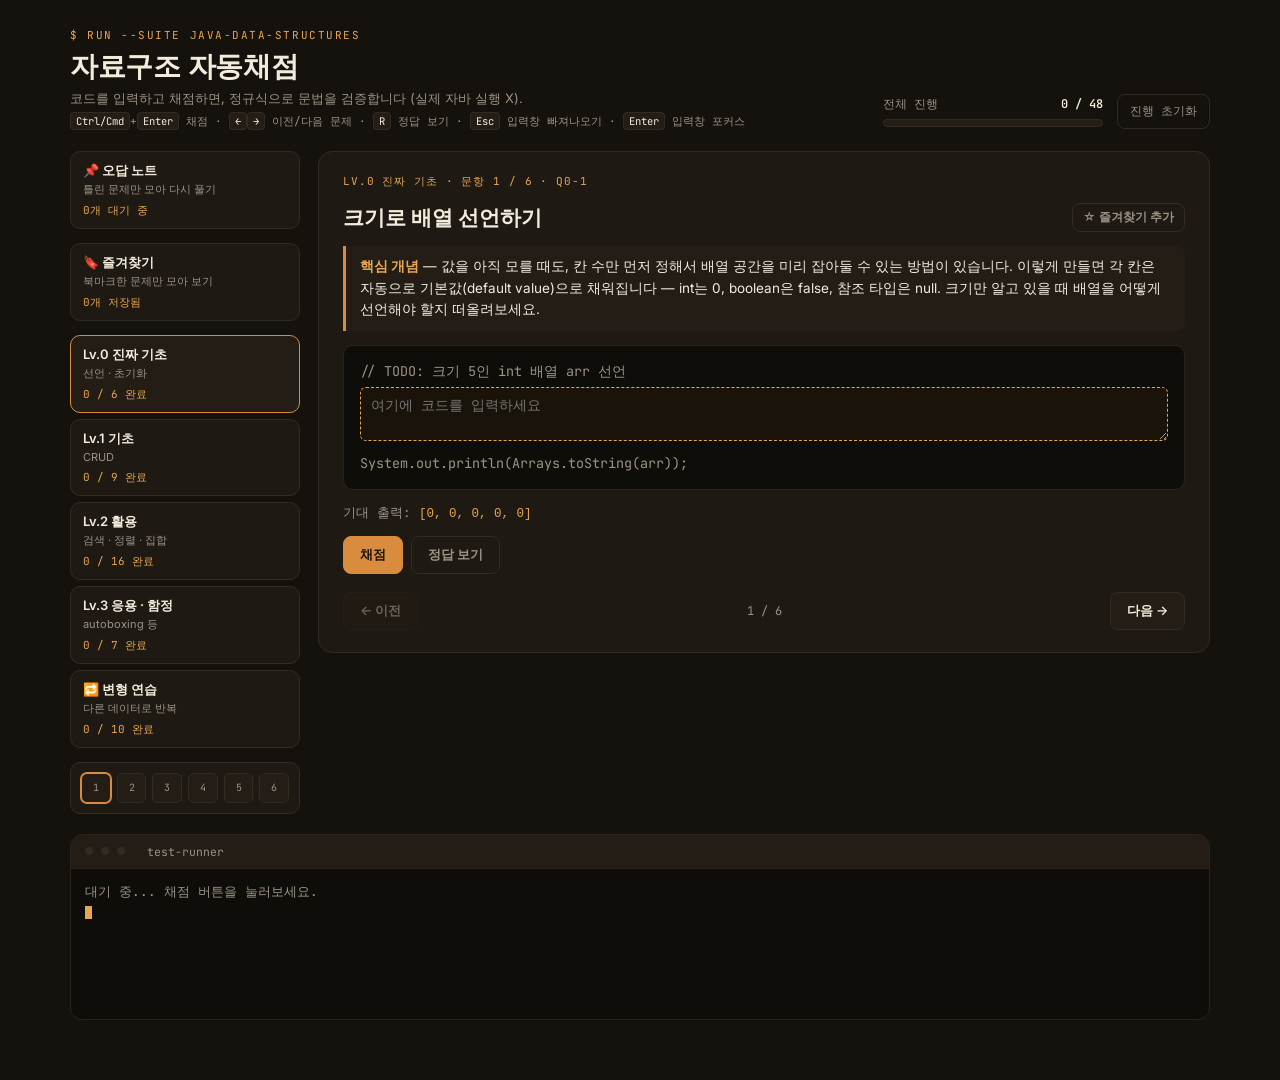
<file: ch1. 자바 컬렉션 + 입출력 문법/java_자료구조_자동채점_코테추가ver4.html>
<!DOCTYPE html>
<html lang="ko">
<head>
<meta charset="UTF-8">
<meta name="viewport" content="width=device-width, initial-scale=1.0">
<title>Java 자료구조 자동채점</title>
<link rel="preconnect" href="https://fonts.googleapis.com">
<link rel="preconnect" href="https://fonts.gstatic.com" crossorigin>
<link href="https://fonts.googleapis.com/css2?family=Space+Grotesk:wght@500;600;700&family=Inter:wght@400;500;600&family=JetBrains+Mono:wght@400;500;600&display=swap" rel="stylesheet">
<style>
  :root{
    --bg:#15120D;
    --surface:#1E1912;
    --surface2:#241D15;
    --code-bg:#0F0D09;
    --border:#332B20;
    --border-soft:#2A2318;
    --accent:#D98C3D;
    --accent-soft:#E8A552;
    --success:#6FD9A0;
    --fail:#E2604F;
    --text:#F3ECDD;
    --muted:#9C9284;
    --mono:'JetBrains Mono', ui-monospace, SFMono-Regular, monospace;
    --display:'Space Grotesk', sans-serif;
    --body:'Inter', sans-serif;
  }
  *{box-sizing:border-box;}
  html,body{margin:0;padding:0;}
  body{
    background:var(--bg);
    color:var(--text);
    font-family:var(--body);
    min-height:100vh;
  }
  #app{max-width:1180px;margin:0 auto;padding:28px 20px 60px;}

  /* ---------- topbar ---------- */
  .topbar{
    display:flex;justify-content:space-between;align-items:flex-end;
    gap:20px;flex-wrap:wrap;margin-bottom:22px;
  }
  .brand-eyebrow{
    font-family:var(--mono);font-size:11px;letter-spacing:.14em;
    color:var(--accent-soft);text-transform:uppercase;margin-bottom:6px;
  }
  .brand-title{
    font-family:var(--display);font-weight:700;font-size:28px;
    letter-spacing:-0.01em;margin:0;
  }
  .brand-sub{color:var(--muted);font-size:13px;margin-top:4px;}
  .top-stats{display:flex;align-items:center;gap:14px;}
  .progress-wrap{min-width:220px;}
  .progress-label{
    display:flex;justify-content:space-between;font-family:var(--mono);
    font-size:12px;color:var(--muted);margin-bottom:6px;
  }
  .progress-label b{color:var(--text);font-weight:600;}
  .progress-track{
    height:8px;border-radius:99px;background:var(--surface2);
    border:1px solid var(--border);overflow:hidden;
  }
  .progress-fill{
    height:100%;background:linear-gradient(90deg,var(--accent),var(--accent-soft));
    transition:width .3s ease;
  }
  .reset-btn{
    font-family:var(--mono);font-size:12px;color:var(--muted);
    background:transparent;border:1px solid var(--border);border-radius:8px;
    padding:8px 12px;cursor:pointer;transition:.15s;
  }
  .reset-btn:hover{border-color:var(--fail);color:var(--fail);}

  /* ---------- layout ---------- */
  .layout{display:grid;grid-template-columns:230px 1fr;gap:18px;}
  @media(max-width:760px){.layout{grid-template-columns:1fr;}}

  .sidebar{display:flex;flex-direction:column;gap:14px;}
  .level-tabs{display:flex;flex-direction:column;gap:6px;}
  @media(max-width:760px){.level-tabs{flex-direction:row;overflow-x:auto;padding-bottom:4px;}}
  .level-tab{
    text-align:left;background:var(--surface);border:1px solid var(--border);
    border-radius:10px;padding:10px 12px;cursor:pointer;color:var(--text);
    font-family:var(--body);transition:.15s;
  }
  @media(max-width:760px){.level-tab{flex:0 0 auto;min-width:150px;}}
  .level-tab:hover{border-color:var(--accent-soft);}
  .level-tab.active{border-color:var(--accent);background:var(--surface2);}
  .level-tab .lt-name{font-weight:600;font-size:13px;}
  .level-tab .lt-sub{font-size:11px;color:var(--muted);margin-top:2px;}
  .level-tab .lt-count{
    font-family:var(--mono);font-size:11px;color:var(--accent-soft);margin-top:6px;
  }

  .dot-grid{
    display:grid;grid-template-columns:repeat(6,1fr);gap:6px;
    background:var(--surface);border:1px solid var(--border);border-radius:10px;padding:10px;
  }
  @media(max-width:760px){.dot-grid{grid-template-columns:repeat(10,1fr);}}
  .dot{
    aspect-ratio:1;border-radius:6px;border:1px solid var(--border);
    background:var(--surface2);display:flex;align-items:center;justify-content:center;
    font-family:var(--mono);font-size:10px;color:var(--muted);cursor:pointer;transition:.15s;
  }
  .dot:hover{border-color:var(--accent-soft);}
  .dot.current{border-color:var(--accent);box-shadow:0 0 0 1px var(--accent);}
  .dot.pass{background:rgba(111,217,160,.14);border-color:var(--success);color:var(--success);}
  .dot.fail{background:rgba(226,96,79,.14);border-color:var(--fail);color:var(--fail);}
  .dot.bookmarked{outline:2px solid var(--accent-soft);outline-offset:1px;}

  .kbd-hint{font-family:var(--mono);font-size:11px;color:var(--muted);margin-top:6px;}
  .kbd-hint kbd{
    background:var(--surface2);border:1px solid var(--border);border-radius:4px;
    padding:1px 5px;font-family:var(--mono);font-size:10.5px;color:var(--text);
  }

  /* ---------- question card ---------- */
  .card{
    background:var(--surface);border:1px solid var(--border);border-radius:14px;
    padding:22px 24px;display:flex;flex-direction:column;gap:14px;
  }
  .card-eyebrow{
    font-family:var(--mono);font-size:11px;color:var(--accent-soft);
    letter-spacing:.08em;text-transform:uppercase;
  }
  .card-title{font-family:var(--display);font-size:21px;font-weight:600;margin:0;}
  .concept{
    background:var(--surface2);border-left:3px solid var(--accent);
    border-radius:0 8px 8px 0;padding:10px 14px;font-size:13.5px;line-height:1.6;color:var(--text);
  }
  .concept b{color:var(--accent-soft);}

  .codebox{
    background:var(--code-bg);border:1px solid var(--border-soft);border-radius:10px;
    padding:14px 16px;font-family:var(--mono);font-size:13.5px;line-height:1.7;
  }
  .cl{white-space:pre-wrap;color:var(--text);}
  .cl.muted{color:var(--muted);}
  .blank{
    width:100%;resize:vertical;background:#191309;border:1px dashed var(--accent-soft);
    border-radius:6px;color:var(--accent-soft);font-family:var(--mono);font-size:13.5px;
    padding:8px 10px;margin:4px 0;outline:none;
  }
  .blank:focus{border-style:solid;border-color:var(--accent);}
  .expected{
    font-family:var(--mono);font-size:12.5px;color:var(--muted);
  }
  .expected code{color:var(--accent-soft);background:none;}

  .actions{display:flex;flex-wrap:wrap;gap:8px;align-items:center;}
  .btn{
    font-family:var(--body);font-weight:600;font-size:13px;border-radius:8px;
    padding:9px 16px;cursor:pointer;border:1px solid var(--border);transition:.15s;
  }
  .btn-grade{background:var(--accent);border-color:var(--accent);color:#191309;}
  .btn-grade:hover{background:var(--accent-soft);}
  .btn-ghost{background:transparent;color:var(--muted);}
  .btn-ghost:hover{color:var(--text);border-color:var(--accent-soft);}
  .btn-nav{background:var(--surface2);color:var(--text);}
  .btn-nav:hover{border-color:var(--accent-soft);}
  .btn-nav:disabled{opacity:.35;cursor:not-allowed;}

  .feedback{
    font-family:var(--mono);font-size:13px;border-radius:8px;padding:9px 12px;display:none;
  }
  .feedback.show{display:block;}
  .feedback.pass{background:rgba(111,217,160,.12);color:var(--success);border:1px solid rgba(111,217,160,.3);}
  .feedback.fail{background:rgba(226,96,79,.12);color:var(--fail);border:1px solid rgba(226,96,79,.3);}

  .answer-box{
    display:none;background:var(--surface2);border:1px solid var(--border);border-radius:10px;
    padding:14px 16px;
  }
  .answer-box.show{display:block;}
  .answer-box .lbl{font-family:var(--mono);font-size:11px;color:var(--accent-soft);margin-bottom:8px;letter-spacing:.06em;}
  .answer-box .al{font-family:var(--mono);font-size:13.5px;color:var(--text);white-space:pre-wrap;}
  .answer-box .note{margin-top:10px;font-size:13px;color:var(--muted);line-height:1.6;}

  .nav-row{display:flex;justify-content:space-between;align-items:center;margin-top:4px;}
  .nav-row .pos{font-family:var(--mono);font-size:12px;color:var(--muted);}

  /* ---------- terminal log ---------- */
  .terminal{
    margin-top:20px;background:var(--code-bg);border:1px solid var(--border-soft);
    border-radius:12px;overflow:hidden;
  }
  .terminal-head{
    display:flex;align-items:center;gap:8px;padding:9px 14px;background:var(--surface2);
    border-bottom:1px solid var(--border-soft);font-family:var(--mono);font-size:11.5px;color:var(--muted);
  }
  .terminal-dot{width:8px;height:8px;border-radius:50%;background:var(--border);}
  .terminal-body{
    height:150px;overflow-y:auto;padding:12px 14px;font-family:var(--mono);
    font-size:12.5px;line-height:1.7;color:var(--muted);
  }
  .terminal-body .ln{white-space:pre-wrap;}
  .terminal-body .ln.pass{color:var(--success);}
  .terminal-body .ln.fail{color:var(--fail);}
  .terminal-body .ln.cmd{color:var(--accent-soft);}
  .cursor{display:inline-block;width:7px;height:13px;background:var(--accent-soft);
    animation:blink 1s steps(1) infinite;vertical-align:-2px;}
  @keyframes blink{50%{opacity:0;}}

  .loading{padding:60px 0;text-align:center;color:var(--muted);font-family:var(--mono);font-size:13px;}
</style>
</head>
<body>
<div id="app"><div class="loading">진행 상황 불러오는 중...</div></div>

<script>
(function(){

  /* ============ 데이터 ============ */
  var LEVELS = [
    {id:0, name:'Lv.0 진짜 기초', sub:'선언 · 초기화'},
    {id:1, name:'Lv.1 기초', sub:'CRUD'},
    {id:2, name:'Lv.2 활용', sub:'검색 · 정렬 · 집합'},
    {id:3, name:'Lv.3 응용 · 함정', sub:'autoboxing 등'},
    {id:4, name:'🔁 변형 연습', sub:'다른 데이터로 반복'}
  ];

  var QUESTIONS = [
    {id:'Q0-1', level:0, title:'크기로 배열 선언하기',
     concept:'값을 아직 모를 때도, 칸 수만 먼저 정해서 배열 공간을 미리 잡아둘 수 있는 방법이 있습니다. 이렇게 만들면 각 칸은 자동으로 기본값(default value)으로 채워집니다 — int는 0, boolean은 false, 참조 타입은 null. 크기만 알고 있을 때 배열을 어떻게 선언해야 할지 떠올려보세요.',
     before:[], placeholder:['// TODO: 크기 5인 int 배열 arr 선언'],
     after:['System.out.println(Arrays.toString(arr));'],
     expected:'[0, 0, 0, 0, 0]', answer:['int[] arr = new int[5];'], note:'',
     regex:[/int\s*\[\s*\]\s*arr\s*=\s*new\s*int\s*\[\s*5\s*\]\s*;?/]},

    {id:'Q0-2', level:0, title:'값을 알 때 배열 선언하기 (리터럴)',
     concept:'값을 이미 알고 있다면, 빈 배열을 만들고 하나씩 채우는 대신 선언과 동시에 한 번에 초기화하는 축약형이 있습니다. 단, 이 축약형은 선언 줄에서만 쓸 수 있습니다 — 변수를 먼저 선언해두고 나중에 따로 대입하려고 하면 컴파일 에러가 납니다.',
     before:[], placeholder:['// TODO: 1, 2, 3 값을 가진 int 배열 arr 선언'],
     after:['System.out.println(Arrays.toString(arr));'],
     expected:'[1, 2, 3]', answer:['int[] arr = {1, 2, 3};'], note:'',
     regex:[/int\s*\[\s*\]\s*arr\s*=\s*(?:new\s*int\s*\[\s*\])?\{\s*1\s*,\s*2\s*,\s*3\s*\}\s*;?/]},

    {id:'Q0-3', level:0, title:'2차원 배열 선언하기',
     concept:'2차원 배열은 사실 "배열을 원소로 담은 배열"입니다. 바깥쪽 길이와 안쪽 길이를 각각 따로 지정해서 선언할 수 있는데, 두 길이를 어떤 순서로 표기해야 할지 생각해보세요.',
     before:[], placeholder:['// TODO: 3행 2열짜리 int 2차원 배열 grid 선언'],
     after:['System.out.println(Arrays.deepToString(grid));'],
     expected:'[[0, 0], [0, 0], [0, 0]]', answer:['int[][] grid = new int[3][2];'], note:'',
     regex:[/int\s*\[\s*\]\s*\[\s*\]\s*grid\s*=\s*new\s*int\s*\[\s*3\s*\]\s*\[\s*2\s*\]\s*;?/]},

    {id:'Q0-4', level:0, title:'ArrayList 선언하기 (인터페이스 타입으로)',
     concept:'자바에서 컬렉션(collection)을 다룰 때는, 구체적인 구현 클래스보다 더 넓은 인터페이스 타입으로 변수를 선언해두는 관례가 있습니다. 나중에 구현체만 바꿔도 나머지 코드는 그대로 둘 수 있습니다 — 다형성(polymorphism)의 실용적 이유입니다. 왼쪽엔 어떤 타입을, 오른쪽엔 어떤 타입을 써야 할지 생각해보세요.',
     before:[], placeholder:['// TODO: 빈 정수 ArrayList list 선언'],
     after:['System.out.println(list.size());'],
     expected:'0', answer:['List<Integer> list = new ArrayList<>();'],
     note:'ArrayList<Integer> list = new ArrayList<>();도 동작은 같지만, 다형성을 살리려면 왼쪽을 인터페이스 타입으로 쓰는 게 관례입니다.',
     regex:[/(?:List|ArrayList)\s*<\s*Integer\s*>\s*list\s*=\s*new\s*ArrayList\s*<\s*>\s*\(\s*\)\s*;?/]},

    {id:'Q0-5', level:0, title:'래퍼 클래스(Wrapper Class)로 선언하기',
     concept:'제네릭(generics)을 쓰는 컬렉션은 원시 타입(primitive)을 직접 담을 수 없고, 반드시 객체 타입만 담을 수 있습니다. 그래서 int 대신 그에 대응하는 래퍼 클래스(wrapper class)를 써야 합니다. add(10)처럼 int 값을 넣으면 자바가 자동으로 객체로 변환해주는데, 이를 오토박싱(autoboxing)이라 합니다. (이 개념이 나중에 Q8 함정의 원인이 됩니다.)',
     before:[], placeholder:['// TODO: Integer를 담을 빈 ArrayList numbers 선언'],
     after:['numbers.add(10);','numbers.add(20);','System.out.println(numbers);'],
     expected:'[10, 20]', answer:['List<Integer> numbers = new ArrayList<>();'], note:'',
     regex:[/(?:List|ArrayList)\s*<\s*Integer\s*>\s*numbers\s*=\s*new\s*ArrayList\s*<\s*>\s*\(\s*\)\s*;?/]},

    {id:'Q0-6', level:0, title:'HashMap 선언하기 (타입 파라미터 2개)',
     concept:'Map은 key 타입과 value 타입, 총 두 개의 타입 파라미터를 받습니다. <KeyType, ValueType> 순서를 지켜야 합니다.',
     before:[], placeholder:['// TODO: String을 key로, Integer를 value로 갖는 빈 HashMap scores 선언'],
     after:['System.out.println(scores.size());'],
     expected:'0', answer:['Map<String, Integer> scores = new HashMap<>();'], note:'',
     regex:[/(?:Map|HashMap)\s*<\s*String\s*,\s*Integer\s*>\s*scores\s*=\s*new\s*HashMap\s*<\s*>\s*\(\s*\)\s*;?/]},

    {id:'Q1', level:1, title:'배열 오름차순 정렬',
     concept:'원시 타입(primitive) 배열을 정렬할 때는 비교자(Comparator)를 따로 지정할 수 없고, 항상 오름차순으로만 정렬하는 방법이 있습니다. (Q2의 객체 배열과 비교해보세요)',
     before:['int[] arr = {5, 3, 1, 4, 2};'], placeholder:['// TODO'],
     after:['System.out.println(Arrays.toString(arr));'],
     expected:'[1, 2, 3, 4, 5]', answer:['Arrays.sort(arr);'],
     note:'원시 타입 배열 정렬은 내부적으로 Dual-Pivot Quicksort를 사용하며, 항상 오름차순입니다.',
     regex:[/Arrays\.sort\s*\(\s*arr\s*\)\s*;?/]},

    {id:'Q6', level:1, title:'리스트 인덱스로 값 읽기',
     concept:'리스트에서 특정 위치의 값을 읽어오는 연산은 인덱스(index) 기반 접근이라 O(1)입니다.',
     before:['List<Integer> list = new ArrayList<>(Arrays.asList(10, 20, 30, 40, 50));'], placeholder:['// TODO'],
     after:['System.out.println("val6: " + val6);'],
     expected:'val6: 30', answer:['int val6 = list.get(2);'], note:'',
     regex:[/int\s*val6\s*=\s*list\.get\s*\(\s*2\s*\)\s*;?/]},

    {id:'Q7', level:1, title:'리스트 인덱스 값 수정',
     concept:'리스트의 특정 위치 값을 ‘교체’하는 연산과 ‘새로 끼워넣는’ 연산은 서로 다른 메서드입니다. 교체는 리스트의 길이를 바꾸지 않는다는 점에 주목하세요.',
     before:['// list = [10, 20, 30, 40, 50]'], placeholder:['// TODO'],
     after:['System.out.println(list);'],
     expected:'[10, 99, 30, 40, 50]', answer:['list.set(1, 99);'], note:'',
     regex:[/list\.set\s*\(\s*1\s*,\s*99\s*\)\s*;?/]},

    {id:'Q11', level:1, title:'HashSet 선언과 중복 제거',
     concept:'HashSet은 중복을 허용하지 않고, 입력 순서를 보장하지 않습니다.',
     before:[], placeholder:['Set<Integer> set11 = /* TODO */;'],
     after:['set11.add(1);','set11.add(2);','set11.add(3);','set11.add(2); // 중복 — 무시됨','System.out.println(set11.size());'],
     expected:'3', answer:['Set<Integer> set11 = new HashSet<>();'], note:'',
     regex:[/(?:Set|HashSet)\s*<\s*Integer\s*>\s*set11\s*=\s*new\s*HashSet\s*<\s*>\s*\(\s*\)\s*;?/]},

    {id:'Q16', level:1, title:'Map에 key-value 추가',
     concept:'맵에 키-값 쌍을 넣는 연산은, 키가 이미 있으면 기존 값을 덮어씁니다(overwrite). 즉 ‘추가’와 ‘수정’이 사실 같은 동작으로 처리됩니다.',
     before:['Map<String, Integer> map = new HashMap<>();'], placeholder:['// TODO'],
     after:['System.out.println(map.get("apple"));'],
     expected:'5', answer:['map.put("apple", 5);'], note:'',
     regex:[/map\.put\s*\(\s*"apple"\s*,\s*5\s*\)\s*;?/]},

    {id:'Q20', level:1, title:'Map에서 key 삭제',
     concept:'맵에서 특정 키를 지우는 연산은, 그 키가 원래 없었어도 예외 없이 조용히 넘어갑니다.',
     before:['// map에 "apple"=5가 들어있는 상태'], placeholder:['// TODO'],
     after:['System.out.println(map.size());'],
     expected:'0', answer:['map.remove("apple");'], note:'',
     regex:[/map\.remove\s*\(\s*"apple"\s*\)\s*;?/]},

    {id:'Q9', level:2, title:'값으로 인덱스 찾기',
     concept:'리스트에서 특정 값이 몇 번째 위치에 있는지 찾는 연산이 있습니다. 값이 없으면 -1을 반환합니다.',
     before:['// list = [10, 99, 30, 40, 50]'], placeholder:['// TODO'],
     after:['System.out.println(idx9);'],
     expected:'1', answer:['int idx9 = list.indexOf(99);'], note:'',
     regex:[/int\s*idx9\s*=\s*list\.indexOf\s*\(\s*99\s*\)\s*;?/]},

    {id:'Q12', level:2, title:'Set에 값 존재 여부 확인',
     concept:'Set에 특정 값이 들어있는지 확인하는 연산은 해시(hash) 기반 탐색이라 평균 O(1)입니다. (List에서 같은 종류의 확인은 O(n)이라는 점과 비교해두면 좋습니다.)',
     before:['// set11 = {1, 2, 3}'], placeholder:['boolean has2 = /* TODO */;'],
     after:['System.out.println(has2);'],
     expected:'true', answer:['boolean has2 = set11.contains(2);'], note:'',
     regex:[/boolean\s*has2\s*=\s*set11\.contains\s*\(\s*2\s*\)\s*;?/]},

    {id:'Q19', level:2, title:'Map의 key/value 존재 여부 확인',
     concept:'맵에서 ‘이 키가 있는지’ 확인하는 것과 ‘이 값이 있는지’ 확인하는 것은 비용이 다릅니다. 하나는 해시로 바로 찾아가고, 다른 하나는 모든 값을 하나씩 순회해야 합니다.',
     before:['map.put("apple", 5);'],
     placeholder:['boolean hasKey = /* TODO */;','boolean hasVal = /* TODO */;'],
     after:[], rows:3,
     expected:'hasKey = true, hasVal = true',
     answer:['boolean hasKey = map.containsKey("apple");','boolean hasVal = map.containsValue(5);'], note:'',
     regex:[/containsKey\s*\(\s*"apple"\s*\)/, /containsValue\s*\(\s*5\s*\)/]},

    {id:'Q2', level:2, title:'Integer 배열 내림차순 정렬',
     concept:'비교자(Comparator)를 지정해서 정렬 방향을 바꾸는 기능은 객체 배열(Integer[])에서만 쓸 수 있습니다. 원시 타입 int[]에는 이 옵션이 아예 없습니다 (Q1과 대조). 자바 표준 라이브러리에는 정렬 순서를 거꾸로 뒤집어주는 미리 만들어진 비교자가 있습니다.',
     before:['Integer[] arr2 = {5, 3, 1, 4, 2};'], placeholder:['// TODO'],
     after:['System.out.println(Arrays.toString(arr2));'],
     expected:'[5, 4, 3, 2, 1]', answer:['Arrays.sort(arr2, Collections.reverseOrder());'], note:'',
     regex:[/Arrays\.sort\s*\(\s*arr2\s*,\s*Collections\.reverseOrder\s*\(\s*\)\s*\)\s*;?/]},

    {id:'Q10', level:2, title:'List 내림차순 정렬',
     concept:'배열을 정렬하는 기능과 리스트를 정렬하는 기능은, 사실 서로 다른 클래스에 속해 있습니다. 이름이 비슷해서 헷갈리기 쉬우니 어느 클래스 소속인지 구분해서 기억해두세요.',
     before:['List<Integer> list10 = new ArrayList<>(Arrays.asList(3, 1, 4, 1, 5));'], placeholder:['// TODO'],
     after:['System.out.println(list10);'],
     expected:'[5, 4, 3, 1, 1]', answer:['Collections.sort(list10, Collections.reverseOrder());'], note:'',
     regex:[/Collections\.sort\s*\(\s*list10\s*,\s*Collections\.reverseOrder\s*\(\s*\)\s*\)\s*;?/]},

    {id:'Q3', level:2, title:'배열 특정 범위 채우기',
     concept:'배열의 일부 구간만 골라서 값으로 채우는 기능이 있습니다. 시작 인덱스는 포함되지만, 끝 인덱스는 미포함(exclusive)이라는 점에 주의하세요.',
     before:['int[] arr3 = {0, 0, 0, 0, 0};'], placeholder:['// TODO'],
     after:['System.out.println(Arrays.toString(arr3));'],
     expected:'[0, -1, -1, 0, 0]', answer:['Arrays.fill(arr3, 1, 3, -1);'],
     note:'인덱스 1, 2만 채워지고 인덱스 3은 채워지지 않습니다.',
     regex:[/Arrays\.fill\s*\(\s*arr3\s*,\s*1\s*,\s*3\s*,\s*-1\s*\)\s*;?/]},

    {id:'Q13', level:2, title:'교집합 (Set)',
     concept:'두 집합에서 공통으로 들어있는 원소만 남기고 싶을 때 쓰는 연산이 있습니다. 이 연산은 새 결과를 따로 반환하지 않고, 호출한 집합 자체를 직접 바꿔버립니다(in-place).',
     before:['Set<Integer> setA = new HashSet<>(Arrays.asList(1, 2, 3, 4));','Set<Integer> setB = new HashSet<>(Arrays.asList(3, 4, 5, 6));'],
     placeholder:['// TODO'], after:['System.out.println(setA);'],
     expected:'[3, 4]', answer:['setA.retainAll(setB);'], note:'',
     regex:[/setA\.retainAll\s*\(\s*setB\s*\)\s*;?/]},

    {id:'Q14', level:2, title:'합집합 (Set)',
     concept:'두 집합을 하나로 합치고 싶을 때 쓰는 연산이 있습니다. 중복된 원소는 자동으로 한 번만 남습니다.',
     before:['Set<Integer> setC = new HashSet<>(Arrays.asList(1, 2, 3));','Set<Integer> setD = new HashSet<>(Arrays.asList(3, 4, 5));'],
     placeholder:['// TODO'], after:['System.out.println(setC);'],
     expected:'[1, 2, 3, 4, 5]', answer:['setC.addAll(setD);'], note:'',
     regex:[/setC\.addAll\s*\(\s*setD\s*\)\s*;?/]},

    {id:'Q15', level:2, title:'차집합 (Set)',
     concept:'한 집합에서, 다른 집합과 겹치는 원소들만 골라 제거하고 싶을 때 쓰는 연산이 있습니다.',
     before:['Set<Integer> setE = new HashSet<>(Arrays.asList(1, 2, 3, 4));','Set<Integer> setF = new HashSet<>(Arrays.asList(3, 4, 5));'],
     placeholder:['// TODO'], after:['System.out.println(setE);'],
     expected:'[1, 2]', answer:['setE.removeAll(setF);'], note:'',
     regex:[/setE\.removeAll\s*\(\s*setF\s*\)\s*;?/]},

    {id:'Q17', level:2, title:'key 없을 때 기본값 반환 (저장은 안 됨)',
     concept:'맵에 없는 키를 조회할 때, 예외 대신 미리 정해둔 기본값을 돌려받고 싶을 때 쓰는 연산이 있습니다. 중요한 건, 이 연산이 맵에 그 키를 실제로 저장하지는 않는다는 점입니다 — 이 부분이 가장 헷갈리기 쉽습니다.',
     before:[], placeholder:['int val17 = /* TODO */;'],
     after:['System.out.println(val17);','System.out.println(map.containsKey("banana"));'],
     expected:'0, false', answer:['int val17 = map.getOrDefault("banana", 0);'], note:'',
     regex:[/int\s*val17\s*=\s*map\.getOrDefault\s*\(\s*"banana"\s*,\s*0\s*\)\s*;?/]},

    {id:'Q5', level:3, title:'배열 → ArrayList 변환',
     concept:'배열을 리스트로 감싸주는 기능이 있는데, 이걸로 바로 만든 리스트는 사실 배열을 그대로 감싼 고정 크기(fixed-size) 리스트라서 add/remove가 불가능합니다(UnsupportedOperationException). 진짜 자유롭게 추가·삭제 가능한 리스트가 필요하다면 한 단계를 더 거쳐야 합니다.',
     before:['Integer[] arr5 = {10, 20, 30};'], placeholder:['// TODO'],
     after:['System.out.println(list5);'],
     expected:'[10, 20, 30]', answer:['List<Integer> list5 = new ArrayList<>(Arrays.asList(arr5));'],
     note:'new ArrayList<>()로 한 번 더 감싸지 않으면 이후 add()/remove() 호출 시 런타임 예외가 발생합니다.',
     regex:[/List\s*<\s*Integer\s*>\s*list5\s*=\s*new\s*ArrayList\s*<\s*>\s*\(\s*Arrays\.asList\s*\(\s*arr5\s*\)\s*\)\s*;?/]},

    {id:'Q8', level:3, title:'인덱스 삭제 vs 값 삭제',
     concept:'리스트의 삭제 연산은 오버로딩(overloading)된 메서드라서, 인덱스로 지우는 버전과 값으로 지우는 버전이 따로 존재합니다. 정수를 그대로 넣으면 컴파일러는 그걸 인덱스로 받아들입니다. 그렇다면 "값으로 지우고 싶다"는 의도를 컴파일러에게 어떻게 전달해야 할까요? (Q0-5의 오토박싱 개념을 다시 떠올려보세요)',
     before:['// list = [10, 99, 30, 40, 50]'], placeholder:['// TODO  (값 30을 삭제하고 싶음)'],
     after:['System.out.println(list);'],
     expected:'[10, 99, 40, 50]', answer:['list.remove(Integer.valueOf(30));'],
     note:'list.remove(30)이라고 쓰면 인덱스 30번째 원소를 지우려다 IndexOutOfBoundsException이 납니다.',
     regex:[/list\.remove\s*\(\s*Integer\.valueOf\s*\(\s*30\s*\)\s*\)\s*;?/]},

    {id:'Q18', level:3, title:'빈도수 카운팅 패턴',
     concept:'각 단어가 몇 번 등장했는지 세고 싶을 때 자주 쓰는 전형적인 패턴이 있습니다. 처음 보는 단어는 0부터 시작해서 1을 더하고, 이미 본 단어는 기존 횟수에 1을 더하면 됩니다 — 이 두 경우를 한 줄로 동시에 처리하려면 어떻게 해야 할까요? 코딩테스트에서 거의 항상 등장하는 패턴이니 꼭 손에 익혀두세요.',
     before:['String[] words = {"a", "b", "a", "c", "a", "b"};','Map<String, Integer> freq = new HashMap<>();','for (String w : words) {'],
     placeholder:['    // TODO'],
     after:['}','System.out.println(freq.get("a"));','System.out.println(freq.get("b"));'],
     expected:'3, 2', answer:['freq.put(w, freq.getOrDefault(w, 0) + 1);'],
     note:'첫 등장 시 getOrDefault가 0을 반환해 1로 시작하고, 이후 등장할 때마다 기존 값에 1씩 더해집니다.',
     regex:[/freq\.put\s*\(\s*w\s*,\s*freq\.getOrDefault\s*\(\s*w\s*,\s*0\s*\)\s*\+\s*1\s*\)\s*;?/]},

    {id:'Q4', level:3, title:'2차원 배열 정렬 (람다 비교자)',
     concept:'2차원 배열은 사실 1차원 배열들을 원소로 담은 객체 배열입니다. 그래서 1차원 int[](Q1)와 달리, 정렬 기준을 직접 정해줄 수 있는 방법이 있습니다. 각 행의 0번째 값을 기준으로 두 행을 비교하려면 어떤 식을 써야 할지 생각해보세요.',
     before:['int[][] arr4 = {{3, 1}, {1, 5}, {2, 3}};'], placeholder:['// TODO  (0번 인덱스 기준 오름차순)'],
     after:['System.out.println(Arrays.deepToString(arr4));'],
     expected:'[[1, 5], [2, 3], [3, 1]]', answer:['Arrays.sort(arr4, (a, b) -> a[0] - b[0]);'],
     note:'a[0] - b[0]이 음수면 a가 앞, 양수면 b가 앞으로 정렬됩니다.',
     regex:[/Arrays\.sort\s*\(\s*arr4\s*,\s*\(\s*a\s*,\s*b\s*\)\s*->\s*(?:a\[0\]\s*-\s*b\[0\]|Integer\.compare\s*\(\s*a\[0\]\s*,\s*b\[0\]\s*\))\s*\)\s*;?/]},

    {id:'Q13b', level:4, title:'🔁 변형: 교집합 (다른 데이터)',
     concept:'두 집합에서 공통으로 들어있는 원소만 남기고 싶을 때 쓰는 연산이 있습니다. 이 연산은 새 결과를 따로 반환하지 않고, 호출한 집합 자체를 직접 바꿔버립니다(in-place). (Q13과 같은 패턴, 다른 데이터)',
     before:['Set<Integer> setA = new HashSet<>(Arrays.asList(10, 20, 30, 40));','Set<Integer> setB = new HashSet<>(Arrays.asList(20, 40, 50));'],
     placeholder:['// TODO'], after:['System.out.println(setA);'],
     expected:'[20, 40]', answer:['setA.retainAll(setB);'], note:'',
     regex:[/setA\.retainAll\s*\(\s*setB\s*\)\s*;?/]},

    {id:'Q14b', level:4, title:'🔁 변형: 합집합 (다른 데이터)',
     concept:'두 집합을 하나로 합치고 싶을 때 쓰는 연산이 있습니다. 중복된 원소는 자동으로 한 번만 남습니다. (Q14와 같은 패턴, 다른 데이터)',
     before:['Set<Integer> setC = new HashSet<>(Arrays.asList(1, 3, 5));','Set<Integer> setD = new HashSet<>(Arrays.asList(2, 3, 4));'],
     placeholder:['// TODO'], after:['System.out.println(setC);'],
     expected:'[1, 2, 3, 4, 5]', answer:['setC.addAll(setD);'], note:'',
     regex:[/setC\.addAll\s*\(\s*setD\s*\)\s*;?/]},

    {id:'Q15b', level:4, title:'🔁 변형: 차집합 (다른 데이터)',
     concept:'한 집합에서, 다른 집합과 겹치는 원소들만 골라 제거하고 싶을 때 쓰는 연산이 있습니다. (Q15와 같은 패턴, 다른 데이터)',
     before:['Set<Integer> setE = new HashSet<>(Arrays.asList(1, 2, 3, 4, 5));','Set<Integer> setF = new HashSet<>(Arrays.asList(2, 4));'],
     placeholder:['// TODO'], after:['System.out.println(setE);'],
     expected:'[1, 3, 5]', answer:['setE.removeAll(setF);'], note:'',
     regex:[/setE\.removeAll\s*\(\s*setF\s*\)\s*;?/]},

    {id:'Q17b', level:4, title:'🔁 변형: 기본값 반환 (다른 데이터)',
     concept:'맵에 없는 키를 조회할 때, 예외 대신 미리 정해둔 기본값을 돌려받고 싶을 때 쓰는 연산이 있습니다. 이 연산은 맵에 그 키를 실제로 저장하지는 않습니다. (Q17과 같은 패턴, 다른 데이터)',
     before:['Map<String, Integer> map = new HashMap<>();','map.put("apple", 5);'],
     placeholder:['int val = /* TODO */;'], after:['System.out.println(val);'],
     expected:'-1', answer:['int val = map.getOrDefault("kiwi", -1);'], note:'',
     regex:[/int\s*val\s*=\s*map\.getOrDefault\s*\(\s*"kiwi"\s*,\s*-1\s*\)\s*;?/]},

    {id:'Q8b', level:4, title:'🔁 변형: 인덱스 삭제 vs 값 삭제 (다른 데이터)',
     concept:'리스트의 삭제 연산은 오버로딩(overloading)된 메서드라서, 인덱스로 지우는 버전과 값으로 지우는 버전이 따로 존재합니다. 정수를 그대로 넣으면 인덱스로 해석된다는 점을 떠올려보세요. (Q8과 같은 패턴, 다른 데이터)',
     before:['List<Integer> list = new ArrayList<>(Arrays.asList(5, 15, 25, 35));'],
     placeholder:['// TODO (값 25를 삭제하고 싶음)'], after:['System.out.println(list);'],
     expected:'[5, 15, 35]', answer:['list.remove(Integer.valueOf(25));'], note:'',
     regex:[/list\.remove\s*\(\s*Integer\.valueOf\s*\(\s*25\s*\)\s*\)\s*;?/]},

    {id:'Q18b', level:4, title:'🔁 변형: 빈도수 카운팅 (다른 데이터)',
     concept:'각 항목이 몇 번 등장했는지 셀 때 쓰는 전형적인 패턴이 있습니다. 처음 보는 항목은 0부터 시작해서 1을 더하고, 이미 본 항목은 기존 횟수에 1을 더합니다. (Q18과 같은 패턴, 다른 데이터)',
     before:['String[] fruits = {"apple", "banana", "apple", "apple", "banana", "cherry"};','Map<String, Integer> freq = new HashMap<>();','for (String f : fruits) {'],
     placeholder:['    // TODO'],
     after:['}','System.out.println(freq.get("apple"));','System.out.println(freq.get("banana"));'],
     expected:'3, 2', answer:['freq.put(f, freq.getOrDefault(f, 0) + 1);'], note:'',
     regex:[/freq\.put\s*\(\s*f\s*,\s*freq\.getOrDefault\s*\(\s*f\s*,\s*0\s*\)\s*\+\s*1\s*\)\s*;?/]},

    {id:'Q2b', level:4, title:'🔁 변형: 객체 배열 내림차순 (다른 데이터)',
     concept:'비교자(Comparator)를 지정해서 정렬 방향을 바꾸는 기능은 객체 배열에서만 쓸 수 있습니다. 자바 표준 라이브러리에는 정렬 순서를 거꾸로 뒤집어주는 미리 만들어진 비교자가 있습니다. (Q2와 같은 패턴, 다른 데이터)',
     before:['Integer[] nums = {7, 2, 9, 4, 1};'], placeholder:['// TODO (내림차순)'],
     after:['System.out.println(Arrays.toString(nums));'],
     expected:'[9, 7, 4, 2, 1]', answer:['Arrays.sort(nums, Collections.reverseOrder());'], note:'',
     regex:[/Arrays\.sort\s*\(\s*nums\s*,\s*Collections\.reverseOrder\s*\(\s*\)\s*\)\s*;?/]},

    {id:'Q10b', level:4, title:'🔁 변형: 리스트 내림차순 (다른 데이터)',
     concept:'배열을 정렬하는 기능과 리스트를 정렬하는 기능은 서로 다른 클래스에 속해 있습니다. 이름이 비슷해서 헷갈리기 쉬우니 어느 클래스 소속인지 떠올려보세요. (Q10과 같은 패턴, 다른 데이터)',
     before:['List<Integer> list2 = new ArrayList<>(Arrays.asList(8, 2, 6, 4));'], placeholder:['// TODO (내림차순)'],
     after:['System.out.println(list2);'],
     expected:'[8, 6, 4, 2]', answer:['Collections.sort(list2, Collections.reverseOrder());'], note:'',
     regex:[/Collections\.sort\s*\(\s*list2\s*,\s*Collections\.reverseOrder\s*\(\s*\)\s*\)\s*;?/]},

    {id:'Q9b', level:4, title:'🔁 변형: 값으로 인덱스 찾기 (다른 데이터)',
     concept:'리스트에서 특정 값이 몇 번째 위치에 있는지 찾는 연산이 있습니다. 값이 없으면 -1을 반환합니다. (Q9와 같은 패턴, 다른 데이터)',
     before:['List<Integer> list3 = new ArrayList<>(Arrays.asList(7, 14, 21, 28));'], placeholder:['// TODO'],
     after:['System.out.println(idx);'],
     expected:'2', answer:['int idx = list3.indexOf(21);'], note:'',
     regex:[/int\s*idx\s*=\s*list3\.indexOf\s*\(\s*21\s*\)\s*;?/]},

    {id:'Q5b', level:4, title:'🔁 변형: 배열 → ArrayList 변환 (다른 데이터)',
     concept:'배열을 리스트로 감싸주는 기능이 있는데, 그걸로 바로 만든 리스트는 고정 크기(fixed-size)라서 add/remove가 불가능합니다. 진짜 자유롭게 추가·삭제 가능한 리스트가 필요하다면 한 단계를 더 거쳐야 합니다. (Q5와 같은 패턴, 다른 데이터)',
     before:['Integer[] src = {100, 200, 300};'], placeholder:['// TODO'],
     after:['System.out.println(result);'],
     expected:'[100, 200, 300]', answer:['List<Integer> result = new ArrayList<>(Arrays.asList(src));'], note:'',
     regex:[/List\s*<\s*Integer\s*>\s*result\s*=\s*new\s*ArrayList\s*<\s*>\s*\(\s*Arrays\.asList\s*\(\s*src\s*\)\s*\)\s*;?/]},
    {id:'CT1', level:1, title:'코테: 배열 길이 구하기',
     concept:'배열의 길이는 length 필드로 확인합니다.',
     before:['int[] arr = {1,2,3,4,5};'], placeholder:['// TODO'],
     after:['System.out.println(len);'],
     expected:'5', answer:['int len = arr.length;'], note:'',
     regex:[/int\s*len\s*=\s*arr\.length\s*;?/]},

    {id:'CT2', level:1, title:'코테: List 크기 구하기',
     concept:'List의 원소 개수는 size() 메서드로 확인합니다.',
     before:['List<Integer> list = Arrays.asList(1,2,3);'], placeholder:['// TODO'],
     after:['System.out.println(size);'],
     expected:'3', answer:['int size = list.size();'], note:'',
     regex:[/int\s*size\s*=\s*list\.size\s*\(\s*\)\s*;?/]},

    {id:'CT3', level:1, title:'코테: 배열 출력하기',
     concept:'배열 내용을 확인할 때는 Arrays.toString()을 사용합니다.',
     before:['int[] arr = {1,2,3};'], placeholder:['// TODO'],
     after:[],
     expected:'[1, 2, 3]', answer:['System.out.println(Arrays.toString(arr));'], note:'',
     regex:[/Arrays\.toString\s*\(\s*arr\s*\)/]},

    {id:'CT4', level:2, title:'코테: 배열 합계 구하기',
     concept:'배열 합계는 Stream API로 빠르게 계산할 수 있습니다.',
     before:['int[] arr = {1,2,3,4,5};'], placeholder:['// TODO'],
     after:['System.out.println(sum);'],
     expected:'15', answer:['int sum = Arrays.stream(arr).sum();'], note:'',
     regex:[/Arrays\.stream\s*\(\s*arr\s*\)\.sum\s*\(\s*\)/]},

    {id:'CT5', level:2, title:'코테: 배열 최대값',
     concept:'배열의 최대값을 찾습니다.',
     before:['int[] arr = {5,3,9,1};'], placeholder:['// TODO'],
     after:['System.out.println(max);'],
     expected:'9', answer:['int max = Arrays.stream(arr).max().getAsInt();'], note:'',
     regex:[/int\s*max\s*=\s*Arrays\.stream\s*\(\s*arr\s*\)\.max\s*\(\s*\)\.getAsInt\s*\(\s*\)\s*;?/]},

    {id:'CT6', level:2, title:'코테: 배열 최소값',
     concept:'배열의 최소값을 찾습니다.',
     before:['int[] arr = {5,3,9,1};'], placeholder:['// TODO'],
     after:['System.out.println(min);'],
     expected:'1', answer:['int min = Arrays.stream(arr).min().getAsInt();'], note:'',
     regex:[/int\s*min\s*=\s*Arrays\.stream\s*\(\s*arr\s*\)\.min\s*\(\s*\)\.getAsInt\s*\(\s*\)\s*;?/]},

    {id:'CT7', level:2, title:'코테: 리스트 → 배열 변환',
     concept:'List를 배열로 변환합니다.',
     before:['List<Integer> list = Arrays.asList(1,2,3);'], placeholder:['// TODO'],
     after:['System.out.println(Arrays.toString(arr));'],
     expected:'[1, 2, 3]', answer:['Integer[] arr = list.toArray(new Integer[0]);'], note:'',
     regex:[/Integer\s*\[\s*\]\s*arr\s*=\s*list\.toArray\s*\(\s*new\s*Integer\s*\[\s*0\s*\]\s*\)\s*;?/]},

    {id:'CT8', level:2, title:'코테: List → Set 중복 제거',
     concept:'Set 생성자를 이용해 중복을 제거합니다.',
     before:['List<Integer> list = Arrays.asList(1,2,2,3,3);'], placeholder:['// TODO'],
     after:['System.out.println(set.size());'],
     expected:'3', answer:['Set<Integer> set = new HashSet<>(list);'], note:'',
     regex:[/(?:Set|HashSet)\s*<\s*Integer\s*>\s*set\s*=\s*new\s*HashSet\s*<\s*>\s*\(\s*list\s*\)\s*;?/]},

    {id:'CT9', level:2, title:'코테: Set → List 변환',
     concept:'Set을 List로 변환합니다.',
     before:['Set<Integer> set = new HashSet<>(Arrays.asList(1,2,3));'], placeholder:['// TODO'],
     after:['System.out.println(list.size());'],
     expected:'3', answer:['List<Integer> list = new ArrayList<>(set);'], note:'',
     regex:[/(?:List|ArrayList)\s*<\s*Integer\s*>\s*list\s*=\s*new\s*ArrayList\s*<\s*>\s*\(\s*set\s*\)\s*;?/]},

    {id:'CT10', level:3, title:'코테: 배열 복사',
     concept:'참조 공유가 아닌 실제 복사를 수행합니다.',
     before:['int[] arr = {1,2,3};'], placeholder:['// TODO'],
     after:['System.out.println(copy.length);'],
     expected:'3', answer:['int[] copy = Arrays.copyOf(arr, arr.length);'], note:'',
     regex:[/Arrays\.copyOf\s*\(\s*arr\s*,\s*arr\.length\s*\)/]},

    {id:'CT11', level:3, title:'코테: Map에 없으면 추가',
     concept:'키가 이미 있으면 값을 바꾸지 않고, 키가 없을 때만 값을 넣습니다.',
     before:['Map<String,Integer> map = new HashMap<>();','map.put("apple", 5);'], placeholder:['// TODO'],
     after:['System.out.println(map.get("apple"));'],
     expected:'5', answer:['map.putIfAbsent("apple", 0);'],
     note:'"apple" 키가 이미 있으므로 0으로 덮어써지지 않고 기존 값 5가 그대로 유지됩니다. map.put("apple", 0)이었다면 5가 0으로 바뀌었을 것입니다.',
     regex:[/map\.putIfAbsent\s*\(\s*"apple"\s*,\s*0\s*\)\s*;?/]},

    {id:'CT12', level:3, title:'코테: Map entrySet 순회',
     concept:'Map을 순회할 때 가장 많이 사용하는 패턴입니다. entrySet()으로 key와 value를 동시에 꺼내올 수 있습니다.',
     before:['Map<String,Integer> map = new HashMap<>();','map.put("apple", 3);','map.put("banana", 5);','int total = 0;'],
     placeholder:['// TODO: entrySet으로 순회하며 total에 value를 더하기'],
     after:['System.out.println(total);'], rows:3,
     expected:'8',
     answer:['for (Map.Entry<String,Integer> e : map.entrySet()) { total += e.getValue(); }'], note:'',
     regex:[/for\s*\(\s*Map\.Entry\s*<\s*String\s*,\s*Integer\s*>\s*\w+\s*:\s*map\.entrySet\s*\(\s*\)\s*\)/, /total\s*\+=\s*\w+\.getValue\s*\(\s*\)/]}

  ];

  /* ============ 상태 ============ */
  var state = {
    loaded:false,
    progress:{},      // {qid: {status:'pass'|'fail', input:'...'}}
    inputs:{},         // 임시 입력값 (세션 내, qid별)
    revealed:{},        // qid -> bool
    bookmarks:{},        // qid -> bool, 즐겨찾기한 문제
    level:0,
    index:0,
    log:[],
    reviewMode:false,   // true면 레벨 무시하고 '틀린 문제'만 모아서 보여줌
    bookmarkMode:false  // true면 레벨 무시하고 '즐겨찾기한 문제'만 모아서 보여줌
  };

  var STORAGE_KEY = 'ds_quiz_progress_v1';
  var BOOKMARK_KEY = 'ds_quiz_bookmarks_v1';

  function esc(s){
    return String(s)
      .replace(/&/g,'&amp;')
      .replace(/</g,'&lt;')
      .replace(/>/g,'&gt;');
  }

  function questionsOfLevel(lv){
    return QUESTIONS.filter(function(q){return q.level===lv;});
  }

  function failedQuestions(){
    return QUESTIONS.filter(function(q){
      return state.progress[q.id] && state.progress[q.id].status==='fail';
    });
  }

  function bookmarkedQuestions(){
    return QUESTIONS.filter(function(q){ return !!state.bookmarks[q.id]; });
  }

  function activeQuestionList(){
    if(state.reviewMode) return failedQuestions();
    if(state.bookmarkMode) return bookmarkedQuestions();
    return questionsOfLevel(state.level);
  }

  function totalPassed(){
    var n=0;
    Object.keys(state.progress).forEach(function(k){
      if(state.progress[k] && state.progress[k].status==='pass') n++;
    });
    return n;
  }

  function levelPassed(lv){
    var n=0;
    questionsOfLevel(lv).forEach(function(q){
      if(state.progress[q.id] && state.progress[q.id].status==='pass') n++;
    });
    return n;
  }

  /* ============ 저장소 ============ */
  async function loadProgress(){
    try{
      var res = await window.storage.get(STORAGE_KEY, false);
      if(res && res.value){
        var parsed = JSON.parse(res.value);
        state.progress = parsed || {};
      }
    }catch(e){
      state.progress = {};
    }
    try{
      var bres = await window.storage.get(BOOKMARK_KEY, false);
      if(bres && bres.value){
        var bparsed = JSON.parse(bres.value);
        state.bookmarks = bparsed || {};
      }
    }catch(e){
      state.bookmarks = {};
    }
    state.loaded = true;
  }

  async function saveProgress(){
    try{
      await window.storage.set(STORAGE_KEY, JSON.stringify(state.progress), false);
    }catch(e){
      console.error('저장 실패', e);
    }
  }

  async function saveBookmarks(){
    try{
      await window.storage.set(BOOKMARK_KEY, JSON.stringify(state.bookmarks), false);
    }catch(e){
      console.error('북마크 저장 실패', e);
    }
  }

  /* ============ 채점 ============ */
  function gradeQuestion(q, input){
    return q.regex.every(function(r){ return r.test(input); });
  }

  function pushLog(qid, pass){
    state.log.push({cmd:'check '+qid, pass:pass});
    if(state.log.length>40) state.log.shift();
  }

  /* ============ 에디터 보조 기능 (괄호 자동완성 · 탭 들여쓰기) ============ */
  var BRACKET_OPEN_CLOSE = {'(':')', '[':']', '{':'}'};
  var BRACKET_CLOSE_CHARS = {')':true, ']':true, '}':true};
  var INDENT_UNIT = '    '; // 4칸

  function lineBoundsOf(value, start, end){
    var lineStart = value.lastIndexOf('\n', start-1) + 1;
    var lineEnd = value.indexOf('\n', end);
    if(lineEnd === -1) lineEnd = value.length;
    return {lineStart: lineStart, lineEnd: lineEnd};
  }

  function indentSelection(ta, q){
    var value = ta.value;
    var start = ta.selectionStart, end = ta.selectionEnd;
    if(start === end){
      ta.value = value.slice(0, start) + INDENT_UNIT + value.slice(start);
      ta.selectionStart = ta.selectionEnd = start + INDENT_UNIT.length;
      state.inputs[q.id] = ta.value;
      return;
    }
    var b = lineBoundsOf(value, start, end);
    var lines = value.slice(b.lineStart, b.lineEnd).split('\n');
    var indented = lines.map(function(l){ return INDENT_UNIT + l; }).join('\n');
    ta.value = value.slice(0, b.lineStart) + indented + value.slice(b.lineEnd);
    ta.selectionStart = start + INDENT_UNIT.length;
    ta.selectionEnd = end + INDENT_UNIT.length * lines.length;
    state.inputs[q.id] = ta.value;
  }

  function outdentSelection(ta, q){
    var value = ta.value;
    var start = ta.selectionStart, end = ta.selectionEnd;
    var b = lineBoundsOf(value, start, end);
    var lines = value.slice(b.lineStart, b.lineEnd).split('\n');
    var removed = [];
    var outdented = lines.map(function(l){
      var m = l.match(/^( {1,4}|\t)/);
      var n = m ? m[0].length : 0;
      removed.push(n);
      return l.slice(n);
    }).join('\n');
    ta.value = value.slice(0, b.lineStart) + outdented + value.slice(b.lineEnd);
    var firstRemoved = removed[0] || 0;
    var totalRemoved = removed.reduce(function(a,c){return a+c;}, 0);
    ta.selectionStart = Math.max(b.lineStart, start - firstRemoved);
    ta.selectionEnd = Math.max(ta.selectionStart, end - totalRemoved);
    state.inputs[q.id] = ta.value;
  }

  function autoIndentNewline(ta, q){
    var value = ta.value;
    var pos = ta.selectionStart;
    var lineStart = value.lastIndexOf('\n', pos-1) + 1;
    var currentLine = value.slice(lineStart, pos);
    var indentMatch = currentLine.match(/^[ \t]*/);
    var indent = indentMatch ? indentMatch[0] : '';
    var lastNonSpace = value.slice(0, pos).replace(/\s+$/, '').slice(-1);
    var extra = (lastNonSpace === '{') ? INDENT_UNIT : '';
    var insertText = '\n' + indent + extra;
    ta.value = value.slice(0, pos) + insertText + value.slice(pos);
    var newPos = pos + insertText.length;
    ta.selectionStart = ta.selectionEnd = newPos;
    state.inputs[q.id] = ta.value;
  }

  function handleBracketKeydown(e, ta, q){
    var key = e.key;
    if(e.ctrlKey || e.metaKey || e.altKey) return false;

    if(BRACKET_OPEN_CLOSE[key]){
      var start = ta.selectionStart, end = ta.selectionEnd;
      var value = ta.value;
      var close = BRACKET_OPEN_CLOSE[key];
      if(start !== end){
        var selected = value.slice(start, end);
        ta.value = value.slice(0, start) + key + selected + close + value.slice(end);
        ta.selectionStart = start + 1;
        ta.selectionEnd = end + 1;
      }else{
        ta.value = value.slice(0, start) + key + close + value.slice(start);
        ta.selectionStart = ta.selectionEnd = start + 1;
      }
      state.inputs[q.id] = ta.value;
      e.preventDefault();
      return true;
    }

    if(BRACKET_CLOSE_CHARS[key]){
      var pos = ta.selectionStart;
      if(ta.selectionStart === ta.selectionEnd && ta.value[pos] === key){
        ta.selectionStart = ta.selectionEnd = pos + 1;
        e.preventDefault();
        return true;
      }
      return false;
    }

    if(key === 'Backspace'){
      var s = ta.selectionStart, en = ta.selectionEnd;
      if(s === en && s > 0){
        var prevChar = ta.value[s-1];
        var nextChar = ta.value[s];
        if(BRACKET_OPEN_CLOSE[prevChar] && BRACKET_OPEN_CLOSE[prevChar] === nextChar){
          ta.value = ta.value.slice(0, s-1) + ta.value.slice(s+1);
          ta.selectionStart = ta.selectionEnd = s-1;
          state.inputs[q.id] = ta.value;
          e.preventDefault();
          return true;
        }
      }
      return false;
    }

    return false;
  }

  function handleEditorKeydown(e, ta, q){
    if(e.key === 'Tab' && !e.ctrlKey && !e.altKey && !e.metaKey){
      e.preventDefault();
      if(e.shiftKey) outdentSelection(ta, q); else indentSelection(ta, q);
      return;
    }
    if(e.key === 'Enter' && !e.ctrlKey && !e.metaKey){
      e.preventDefault();
      autoIndentNewline(ta, q);
      return;
    }
    handleBracketKeydown(e, ta, q);
  }

  /* ============ 렌더링 ============ */
  function renderEmptySpecial(){
    var app = document.getElementById('app');
    var passed = totalPassed();
    var isBookmark = state.bookmarkMode;
    var title = isBookmark ? '🔖 아직 즐겨찾기한 문제가 없습니다' : '🎉 지금은 틀린 문제가 없습니다';
    var html = '';
    html += '<div class="topbar">';
    html += '  <div>';
    html += '    <div class="brand-eyebrow">$ run --suite java-data-structures</div>';
    html += '    <h1 class="brand-title">자료구조 자동채점</h1>';
    html += '  </div>';
    html += '  <div class="top-stats"><button class="reset-btn" data-action="reset">진행 초기화</button></div>';
    html += '</div>';
    html += '<div class="card" style="text-align:center;padding:50px 24px;">';
    html += '  <div class="card-title">'+title+'</div>';
    html += '  <p style="color:var(--muted);font-size:13.5px;margin:10px 0 18px;">전체 진행: '+passed+' / '+QUESTIONS.length+'</p>';
    html += '  <button class="btn btn-grade" data-action="exit-review">전체 문제로 돌아가기</button>';
    html += '</div>';
    app.innerHTML = html;
  }

  function render(){
    var app = document.getElementById('app');
    if(!state.loaded){
      app.innerHTML = '<div class="loading">진행 상황 불러오는 중...</div>';
      return;
    }
    var levelQs = activeQuestionList();
    if((state.reviewMode || state.bookmarkMode) && levelQs.length===0){
      renderEmptySpecial();
      return;
    }
    if(state.index >= levelQs.length) state.index = 0;
    var q = levelQs[state.index];
    var passed = totalPassed();

    var html = '';

    /* topbar */
    html += '<div class="topbar">';
    html += '  <div>';
    html += '    <div class="brand-eyebrow">$ run --suite java-data-structures</div>';
    html += '    <h1 class="brand-title">자료구조 자동채점</h1>';
    html += '    <div class="brand-sub">코드를 입력하고 채점하면, 정규식으로 문법을 검증합니다 (실제 자바 실행 X).</div>';
    html += '    <div class="kbd-hint"><kbd>Ctrl/Cmd</kbd>+<kbd>Enter</kbd> 채점 · <kbd>←</kbd><kbd>→</kbd> 이전/다음 문제 · <kbd>R</kbd> 정답 보기 · <kbd>Esc</kbd> 입력창 빠져나오기 · <kbd>Enter</kbd> 입력창 포커스</div>';
    html += '  </div>';
    html += '  <div class="top-stats">';
    html += '    <div class="progress-wrap">';
    html += '      <div class="progress-label"><span>전체 진행</span><b>'+passed+' / '+QUESTIONS.length+'</b></div>';
    html += '      <div class="progress-track"><div class="progress-fill" style="width:'+Math.round(passed/QUESTIONS.length*100)+'%"></div></div>';
    html += '    </div>';
    html += '    <button class="reset-btn" data-action="reset">진행 초기화</button>';
    html += '  </div>';
    html += '</div>';

    html += '<div class="layout">';

    /* sidebar */
    html += '  <div class="sidebar">';
    var failCount = failedQuestions().length;
    var bookmarkCount = Object.keys(state.bookmarks).filter(function(k){return state.bookmarks[k];}).length;
    html += '    <button class="level-tab" data-action="toggle-review" style="border-color:'+(state.reviewMode?'var(--accent)':'var(--border)')+';background:'+(state.reviewMode?'var(--surface2)':'var(--surface)')+';">';
    html += '      <div class="lt-name">📌 오답 노트</div>';
    html += '      <div class="lt-sub">'+(state.reviewMode?'복습 모드 진행 중':'틀린 문제만 모아 다시 풀기')+'</div>';
    html += '      <div class="lt-count">'+failCount+'개 대기 중</div>';
    html += '    </button>';
    html += '    <button class="level-tab" data-action="toggle-bookmark-mode" style="border-color:'+(state.bookmarkMode?'var(--accent)':'var(--border)')+';background:'+(state.bookmarkMode?'var(--surface2)':'var(--surface)')+';">';
    html += '      <div class="lt-name">🔖 즐겨찾기</div>';
    html += '      <div class="lt-sub">'+(state.bookmarkMode?'즐겨찾기 모드 진행 중':'북마크한 문제만 모아 보기')+'</div>';
    html += '      <div class="lt-count">'+bookmarkCount+'개 저장됨</div>';
    html += '    </button>';
    html += '    <div class="level-tabs">';
    LEVELS.forEach(function(lv){
      var qs = questionsOfLevel(lv.id);
      var p = levelPassed(lv.id);
      html += '<div class="level-tab'+((!state.reviewMode && !state.bookmarkMode && state.level===lv.id)?' active':'')+'" data-action="select-level" data-level="'+lv.id+'">';
      html += '  <div class="lt-name">'+esc(lv.name)+'</div>';
      html += '  <div class="lt-sub">'+esc(lv.sub)+'</div>';
      html += '  <div class="lt-count">'+p+' / '+qs.length+' 완료</div>';
      html += '</div>';
    });
    html += '    </div>';

    html += '    <div class="dot-grid">';
    levelQs.forEach(function(qq, i){
      var st = state.progress[qq.id] && state.progress[qq.id].status;
      var cls = 'dot' + (i===state.index?' current':'') + (st==='pass'?' pass':st==='fail'?' fail':'') + (state.bookmarks[qq.id]?' bookmarked':'');
      html += '<div class="'+cls+'" data-action="jump" data-index="'+i+'" title="'+esc(qq.id)+'">'+(st==='pass'?'✓':st==='fail'?'✗':(i+1))+'</div>';
    });
    html += '    </div>';
    html += '  </div>';

    /* main card */
    html += '  <div class="content">';
    html += '    <div class="card">';
    var eyebrowText = state.reviewMode ? ('📌 오답 노트 (복습 모드)') : (state.bookmarkMode ? '🔖 즐겨찾기 모드' : esc(LEVELS[state.level].name));
    html += '      <div class="card-eyebrow">'+eyebrowText+' · 문항 '+(state.index+1)+' / '+levelQs.length+' · '+esc(q.id)+'</div>';
    html += '      <div style="display:flex;align-items:center;justify-content:space-between;gap:10px;flex-wrap:wrap;">';
    html += '        <h2 class="card-title" style="margin:0;">'+esc(q.title)+'</h2>';
    html += '        <button class="btn btn-ghost" style="padding:5px 10px;font-size:12px;white-space:nowrap;" data-action="toggle-bookmark" data-qid="'+esc(q.id)+'">'+(state.bookmarks[q.id]?'🔖 즐겨찾기 해제':'☆ 즐겨찾기 추가')+'</button>';
    html += '      </div>';
    if(state.reviewMode || state.bookmarkMode){
      html += '      <button class="btn btn-ghost" style="align-self:flex-start;padding:5px 10px;font-size:12px;" data-action="exit-review">← 전체 문제로 돌아가기</button>';
    }
    html += '      <div class="concept"><b>핵심 개념</b> — '+esc(q.concept)+'</div>';

    html += '      <div class="codebox">';
    q.before.forEach(function(l){ html += '<div class="cl muted">'+esc(l)+'</div>'; });
    q.placeholder.forEach(function(l){ html += '<div class="cl muted">'+esc(l)+'</div>'; });
    var savedInput = (state.inputs[q.id] !== undefined) ? state.inputs[q.id] :
                      ((state.progress[q.id] && state.progress[q.id].input) || '');
    html += '<textarea class="blank" id="ans-input" rows="'+(q.rows||2)+'" placeholder="여기에 코드를 입력하세요"></textarea>';
    q.after.forEach(function(l){ html += '<div class="cl muted">'+esc(l)+'</div>'; });
    html += '      </div>';

    html += '      <div class="expected">기대 출력: <code>'+esc(q.expected)+'</code></div>';

    var fb = state.progress[q.id];
    var fbClass = '', fbText = '';
    if(fb && fb.status==='pass'){ fbClass='pass show'; fbText='✓ PASS — 정답입니다.'; }
    else if(fb && fb.status==='fail'){ fbClass='fail show'; fbText='✗ FAIL — 문법을 다시 확인해보세요.'; }

    html += '      <div class="actions">';
    html += '        <button class="btn btn-grade" data-action="grade">채점</button>';
    html += '        <button class="btn btn-ghost" data-action="reveal">'+(state.revealed[q.id]?'정답 숨기기':'정답 보기')+'</button>';
    html += '      </div>';

    html += '      <div class="feedback '+fbClass+'" id="fb-msg">'+fbText+'</div>';

    html += '      <div class="answer-box'+(state.revealed[q.id]?' show':'')+'">';
    html += '        <div class="lbl">🔍 정답</div>';
    q.answer.forEach(function(l){ html += '<div class="al">'+esc(l)+'</div>'; });
    if(q.note){ html += '<div class="note">'+esc(q.note)+'</div>'; }
    html += '      </div>';

    html += '      <div class="nav-row">';
    html += '        <button class="btn btn-nav" data-action="prev" '+(state.index===0?'disabled':'')+'>← 이전</button>';
    html += '        <span class="pos">'+(state.index+1)+' / '+levelQs.length+'</span>';
    html += '        <button class="btn btn-nav" data-action="next" '+(state.index===levelQs.length-1?'disabled':'')+'>다음 →</button>';
    html += '      </div>';

    html += '    </div>';
    html += '  </div>';
    html += '</div>';

    /* terminal log */
    html += '<div class="terminal">';
    html += '  <div class="terminal-head"><span class="terminal-dot"></span><span class="terminal-dot"></span><span class="terminal-dot"></span>&nbsp;&nbsp;test-runner</div>';
    html += '  <div class="terminal-body" id="term-body">';
    if(state.log.length===0){
      html += '<div class="ln">대기 중... 채점 버튼을 눌러보세요.</div>';
    }else{
      state.log.forEach(function(l){
        html += '<div class="ln cmd">$ '+esc(l.cmd)+'</div>';
        html += '<div class="ln '+(l.pass?'pass':'fail')+'">  '+(l.pass?'✓ PASS':'✗ FAIL')+'</div>';
      });
    }
    html += '    <span class="cursor"></span>';
    html += '  </div>';
    html += '</div>';

    app.innerHTML = html;

    var ta = document.getElementById('ans-input');
    if(ta){
      ta.value = savedInput;
      ta.addEventListener('input', function(){ state.inputs[q.id] = ta.value; });
      ta.addEventListener('keydown', function(e){ handleEditorKeydown(e, ta, q); });
    }
    var term = document.getElementById('term-body');
    if(term) term.scrollTop = term.scrollHeight;
  }

  /* ============ 액션 함수 (클릭 · 키보드 공용) ============ */
  function doSelectLevel(lv){
    state.reviewMode = false;
    state.bookmarkMode = false;
    state.level = lv;
    state.index = 0;
    render();
  }
  function doToggleReview(){
    state.reviewMode = !state.reviewMode;
    if(state.reviewMode) state.bookmarkMode = false;
    state.index = 0;
    render();
  }
  function doToggleBookmarkMode(){
    state.bookmarkMode = !state.bookmarkMode;
    if(state.bookmarkMode) state.reviewMode = false;
    state.index = 0;
    render();
  }
  function doExitSpecialMode(){
    state.reviewMode = false;
    state.bookmarkMode = false;
    state.index = 0;
    render();
  }
  function doJump(i){
    state.index = i;
    render();
  }
  function doPrev(){
    if(state.index>0){ state.index--; render(); }
  }
  function doNext(){
    var levelQs = activeQuestionList();
    if(state.index<levelQs.length-1){ state.index++; render(); }
  }
  function doReveal(){
    var levelQs = activeQuestionList();
    var q = levelQs[state.index];
    if(!q) return;
    state.revealed[q.id] = !state.revealed[q.id];
    render();
  }
  function doToggleBookmark(qid){
    if(!qid) return;
    if(state.bookmarks[qid]) delete state.bookmarks[qid];
    else state.bookmarks[qid] = true;
    saveBookmarks();
    render();
  }
  function doGrade(){
    var levelQs = activeQuestionList();
    var q = levelQs[state.index];
    if(!q) return;
    var ta = document.getElementById('ans-input');
    var val = ta ? ta.value : '';
    var pass = gradeQuestion(q, val);
    state.progress[q.id] = {status: pass?'pass':'fail', input: val};
    pushLog(q.id, pass);
    saveProgress();
    render();
  }
  function doReset(){
    if(window.confirm('모든 진행 상황을 초기화할까요? 되돌릴 수 없습니다.')){
      state.progress = {};
      state.inputs = {};
      state.revealed = {};
      state.log = [];
      state.reviewMode = false;
      saveProgress();
      render();
    }
  }
  function focusAnswerInput(){
    var ta = document.getElementById('ans-input');
    if(ta) ta.focus();
  }

  /* ============ 클릭 이벤트 ============ */
  document.getElementById('app').addEventListener('click', function(e){
    var el = e.target.closest('[data-action]');
    if(!el) return;
    var action = el.getAttribute('data-action');

    if(action==='select-level'){
      doSelectLevel(parseInt(el.getAttribute('data-level'),10));
    }else if(action==='toggle-review'){
      doToggleReview();
    }else if(action==='toggle-bookmark-mode'){
      doToggleBookmarkMode();
    }else if(action==='exit-review'){
      doExitSpecialMode();
    }else if(action==='jump'){
      doJump(parseInt(el.getAttribute('data-index'),10));
    }else if(action==='prev'){
      doPrev();
    }else if(action==='next'){
      doNext();
    }else if(action==='reveal'){
      doReveal();
    }else if(action==='toggle-bookmark'){
      doToggleBookmark(el.getAttribute('data-qid'));
    }else if(action==='grade'){
      doGrade();
    }else if(action==='reset'){
      doReset();
    }
  });

  /* ============ 키보드 단축키 ============ */
  document.addEventListener('keydown', function(e){
    var ta = document.getElementById('ans-input');
    var taFocused = document.activeElement === ta;

    // Ctrl/Cmd + Enter : 입력창 포커스 여부와 상관없이 항상 채점
    if((e.ctrlKey || e.metaKey) && e.key === 'Enter'){
      e.preventDefault();
      doGrade();
      return;
    }

    if(taFocused){
      // 입력창에 포커스가 있을 때는 Esc로 빠져나오는 것만 처리 (타이핑 방해 금지)
      if(e.key === 'Escape'){
        e.preventDefault();
        ta.blur();
      }
      return;
    }

    // 입력창 포커스가 해제된 상태에서만 동작
    if(e.key === 'Enter'){
      e.preventDefault();
      focusAnswerInput();
    }else if(e.key === 'ArrowLeft'){
      e.preventDefault();
      doPrev();
    }else if(e.key === 'ArrowRight'){
      e.preventDefault();
      doNext();
    }else if(e.key === 'r' || e.key === 'R'){
      e.preventDefault();
      doReveal();
    }
  });

  /* ============ 시작 ============ */
  render();
  loadProgress().then(render);

})();
</script>
</body>
</html>
</file>
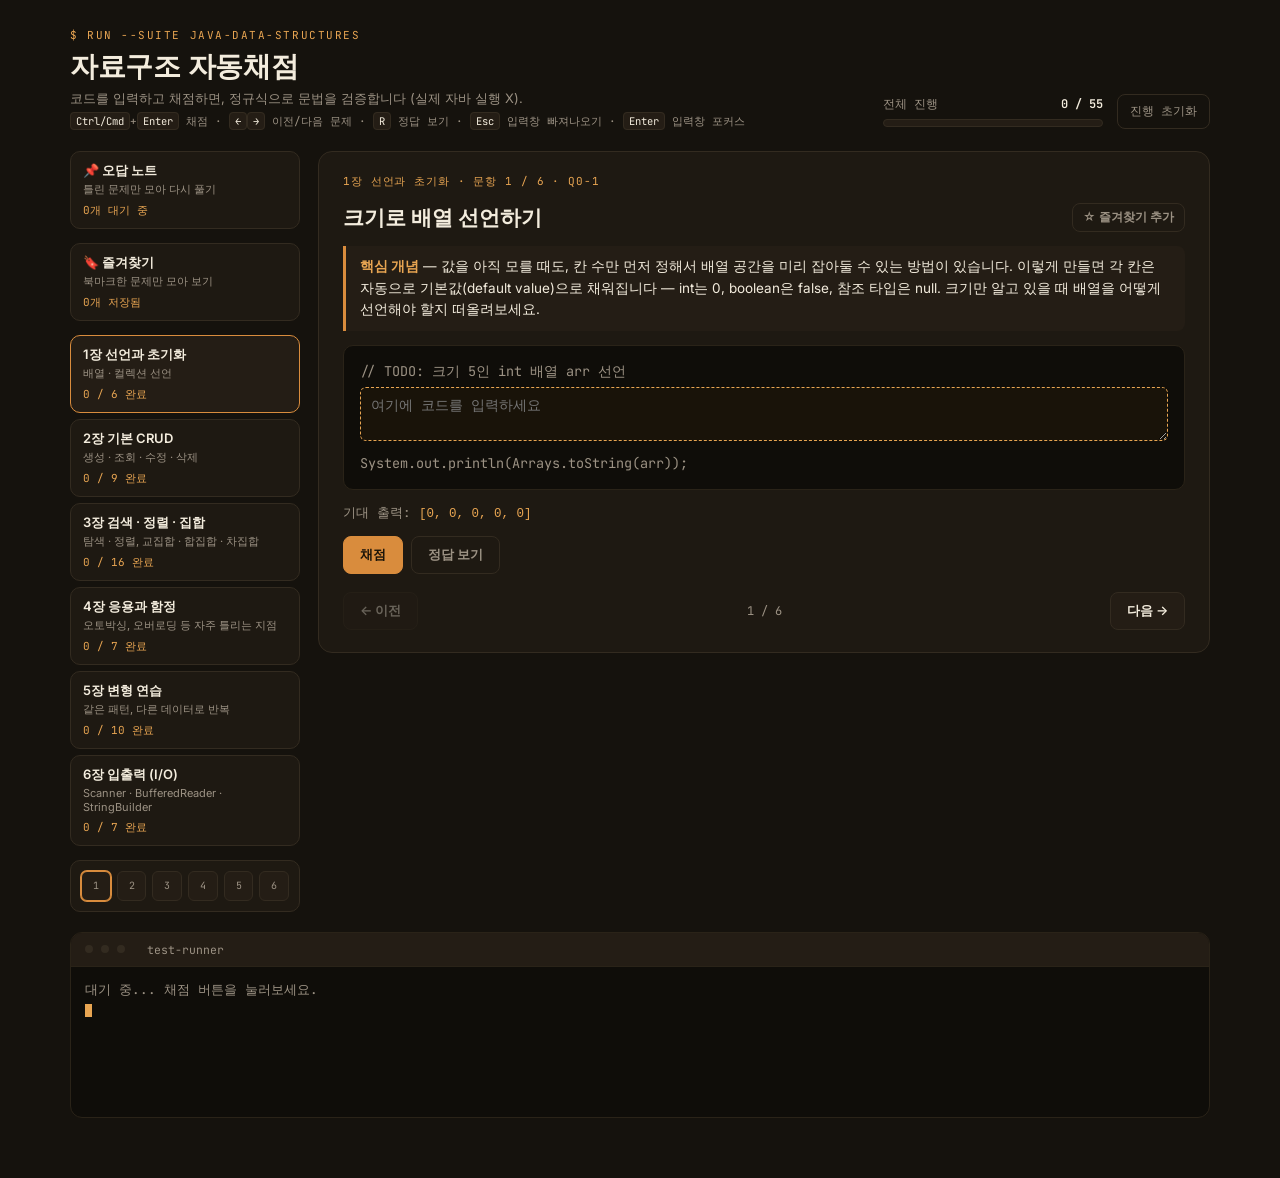
<file: ch1. 자바 컬렉션 + 입출력 문법/java_자료구조_자동채점_코테추가ver5.html>
<!DOCTYPE html>
<html lang="ko">
<head>
<meta charset="UTF-8">
<meta name="viewport" content="width=device-width, initial-scale=1.0">
<title>Java 자료구조 자동채점</title>
<link rel="preconnect" href="https://fonts.googleapis.com">
<link rel="preconnect" href="https://fonts.gstatic.com" crossorigin>
<link href="https://fonts.googleapis.com/css2?family=Space+Grotesk:wght@500;600;700&family=Inter:wght@400;500;600&family=JetBrains+Mono:wght@400;500;600&display=swap" rel="stylesheet">
<style>
  :root{
    --bg:#15120D;
    --surface:#1E1912;
    --surface2:#241D15;
    --code-bg:#0F0D09;
    --border:#332B20;
    --border-soft:#2A2318;
    --accent:#D98C3D;
    --accent-soft:#E8A552;
    --success:#6FD9A0;
    --fail:#E2604F;
    --text:#F3ECDD;
    --muted:#9C9284;
    --mono:'JetBrains Mono', ui-monospace, SFMono-Regular, monospace;
    --display:'Space Grotesk', sans-serif;
    --body:'Inter', sans-serif;
  }
  *{box-sizing:border-box;}
  html,body{margin:0;padding:0;}
  body{
    background:var(--bg);
    color:var(--text);
    font-family:var(--body);
    min-height:100vh;
  }
  #app{max-width:1180px;margin:0 auto;padding:28px 20px 60px;}

  /* ---------- topbar ---------- */
  .topbar{
    display:flex;justify-content:space-between;align-items:flex-end;
    gap:20px;flex-wrap:wrap;margin-bottom:22px;
  }
  .brand-eyebrow{
    font-family:var(--mono);font-size:11px;letter-spacing:.14em;
    color:var(--accent-soft);text-transform:uppercase;margin-bottom:6px;
  }
  .brand-title{
    font-family:var(--display);font-weight:700;font-size:28px;
    letter-spacing:-0.01em;margin:0;
  }
  .brand-sub{color:var(--muted);font-size:13px;margin-top:4px;}
  .top-stats{display:flex;align-items:center;gap:14px;}
  .progress-wrap{min-width:220px;}
  .progress-label{
    display:flex;justify-content:space-between;font-family:var(--mono);
    font-size:12px;color:var(--muted);margin-bottom:6px;
  }
  .progress-label b{color:var(--text);font-weight:600;}
  .progress-track{
    height:8px;border-radius:99px;background:var(--surface2);
    border:1px solid var(--border);overflow:hidden;
  }
  .progress-fill{
    height:100%;background:linear-gradient(90deg,var(--accent),var(--accent-soft));
    transition:width .3s ease;
  }
  .reset-btn{
    font-family:var(--mono);font-size:12px;color:var(--muted);
    background:transparent;border:1px solid var(--border);border-radius:8px;
    padding:8px 12px;cursor:pointer;transition:.15s;
  }
  .reset-btn:hover{border-color:var(--fail);color:var(--fail);}

  /* ---------- layout ---------- */
  .layout{display:grid;grid-template-columns:230px 1fr;gap:18px;}
  @media(max-width:760px){.layout{grid-template-columns:1fr;}}

  .sidebar{display:flex;flex-direction:column;gap:14px;}
  .level-tabs{display:flex;flex-direction:column;gap:6px;}
  @media(max-width:760px){.level-tabs{flex-direction:row;overflow-x:auto;padding-bottom:4px;}}
  .level-tab{
    text-align:left;background:var(--surface);border:1px solid var(--border);
    border-radius:10px;padding:10px 12px;cursor:pointer;color:var(--text);
    font-family:var(--body);transition:.15s;
  }
  @media(max-width:760px){.level-tab{flex:0 0 auto;min-width:150px;}}
  .level-tab:hover{border-color:var(--accent-soft);}
  .level-tab.active{border-color:var(--accent);background:var(--surface2);}
  .level-tab .lt-name{font-weight:600;font-size:13px;}
  .level-tab .lt-sub{font-size:11px;color:var(--muted);margin-top:2px;}
  .level-tab .lt-count{
    font-family:var(--mono);font-size:11px;color:var(--accent-soft);margin-top:6px;
  }

  .dot-grid{
    display:grid;grid-template-columns:repeat(6,1fr);gap:6px;
    background:var(--surface);border:1px solid var(--border);border-radius:10px;padding:10px;
  }
  @media(max-width:760px){.dot-grid{grid-template-columns:repeat(10,1fr);}}
  .dot{
    aspect-ratio:1;border-radius:6px;border:1px solid var(--border);
    background:var(--surface2);display:flex;align-items:center;justify-content:center;
    font-family:var(--mono);font-size:10px;color:var(--muted);cursor:pointer;transition:.15s;
  }
  .dot:hover{border-color:var(--accent-soft);}
  .dot.current{border-color:var(--accent);box-shadow:0 0 0 1px var(--accent);}
  .dot.pass{background:rgba(111,217,160,.14);border-color:var(--success);color:var(--success);}
  .dot.fail{background:rgba(226,96,79,.14);border-color:var(--fail);color:var(--fail);}
  .dot.bookmarked{outline:2px solid var(--accent-soft);outline-offset:1px;}

  .kbd-hint{font-family:var(--mono);font-size:11px;color:var(--muted);margin-top:6px;}
  .kbd-hint kbd{
    background:var(--surface2);border:1px solid var(--border);border-radius:4px;
    padding:1px 5px;font-family:var(--mono);font-size:10.5px;color:var(--text);
  }

  /* ---------- question card ---------- */
  .card{
    background:var(--surface);border:1px solid var(--border);border-radius:14px;
    padding:22px 24px;display:flex;flex-direction:column;gap:14px;
  }
  .card-eyebrow{
    font-family:var(--mono);font-size:11px;color:var(--accent-soft);
    letter-spacing:.08em;text-transform:uppercase;
  }
  .card-title{font-family:var(--display);font-size:21px;font-weight:600;margin:0;}
  .concept{
    background:var(--surface2);border-left:3px solid var(--accent);
    border-radius:0 8px 8px 0;padding:10px 14px;font-size:13.5px;line-height:1.6;color:var(--text);
  }
  .concept b{color:var(--accent-soft);}

  .codebox{
    background:var(--code-bg);border:1px solid var(--border-soft);border-radius:10px;
    padding:14px 16px;font-family:var(--mono);font-size:13.5px;line-height:1.7;
  }
  .cl{white-space:pre-wrap;color:var(--text);}
  .cl.muted{color:var(--muted);}
  .blank{
    width:100%;resize:vertical;background:#191309;border:1px dashed var(--accent-soft);
    border-radius:6px;color:var(--accent-soft);font-family:var(--mono);font-size:13.5px;
    padding:8px 10px;margin:4px 0;outline:none;
  }
  .blank:focus{border-style:solid;border-color:var(--accent);}
  .expected{
    font-family:var(--mono);font-size:12.5px;color:var(--muted);
  }
  .expected code{color:var(--accent-soft);background:none;}

  .actions{display:flex;flex-wrap:wrap;gap:8px;align-items:center;}
  .btn{
    font-family:var(--body);font-weight:600;font-size:13px;border-radius:8px;
    padding:9px 16px;cursor:pointer;border:1px solid var(--border);transition:.15s;
  }
  .btn-grade{background:var(--accent);border-color:var(--accent);color:#191309;}
  .btn-grade:hover{background:var(--accent-soft);}
  .btn-ghost{background:transparent;color:var(--muted);}
  .btn-ghost:hover{color:var(--text);border-color:var(--accent-soft);}
  .btn-nav{background:var(--surface2);color:var(--text);}
  .btn-nav:hover{border-color:var(--accent-soft);}
  .btn-nav:disabled{opacity:.35;cursor:not-allowed;}

  .feedback{
    font-family:var(--mono);font-size:13px;border-radius:8px;padding:9px 12px;display:none;
  }
  .feedback.show{display:block;}
  .feedback.pass{background:rgba(111,217,160,.12);color:var(--success);border:1px solid rgba(111,217,160,.3);}
  .feedback.fail{background:rgba(226,96,79,.12);color:var(--fail);border:1px solid rgba(226,96,79,.3);}

  .answer-box{
    display:none;background:var(--surface2);border:1px solid var(--border);border-radius:10px;
    padding:14px 16px;
  }
  .answer-box.show{display:block;}
  .answer-box .lbl{font-family:var(--mono);font-size:11px;color:var(--accent-soft);margin-bottom:8px;letter-spacing:.06em;}
  .answer-box .al{font-family:var(--mono);font-size:13.5px;color:var(--text);white-space:pre-wrap;}
  .answer-box .note{margin-top:10px;font-size:13px;color:var(--muted);line-height:1.6;}

  .nav-row{display:flex;justify-content:space-between;align-items:center;margin-top:4px;}
  .nav-row .pos{font-family:var(--mono);font-size:12px;color:var(--muted);}

  /* ---------- terminal log ---------- */
  .terminal{
    margin-top:20px;background:var(--code-bg);border:1px solid var(--border-soft);
    border-radius:12px;overflow:hidden;
  }
  .terminal-head{
    display:flex;align-items:center;gap:8px;padding:9px 14px;background:var(--surface2);
    border-bottom:1px solid var(--border-soft);font-family:var(--mono);font-size:11.5px;color:var(--muted);
  }
  .terminal-dot{width:8px;height:8px;border-radius:50%;background:var(--border);}
  .terminal-body{
    height:150px;overflow-y:auto;padding:12px 14px;font-family:var(--mono);
    font-size:12.5px;line-height:1.7;color:var(--muted);
  }
  .terminal-body .ln{white-space:pre-wrap;}
  .terminal-body .ln.pass{color:var(--success);}
  .terminal-body .ln.fail{color:var(--fail);}
  .terminal-body .ln.cmd{color:var(--accent-soft);}
  .cursor{display:inline-block;width:7px;height:13px;background:var(--accent-soft);
    animation:blink 1s steps(1) infinite;vertical-align:-2px;}
  @keyframes blink{50%{opacity:0;}}

  .loading{padding:60px 0;text-align:center;color:var(--muted);font-family:var(--mono);font-size:13px;}
</style>
</head>
<body>
<div id="app"><div class="loading">진행 상황 불러오는 중...</div></div>

<script>
(function(){

  /* ============ 데이터 ============ */
  var LEVELS = [
    {id:0, name:'1장 선언과 초기화', sub:'배열 · 컬렉션 선언'},
    {id:1, name:'2장 기본 CRUD', sub:'생성 · 조회 · 수정 · 삭제'},
    {id:2, name:'3장 검색 · 정렬 · 집합', sub:'탐색 · 정렬, 교집합 · 합집합 · 차집합'},
    {id:3, name:'4장 응용과 함정', sub:'오토박싱, 오버로딩 등 자주 틀리는 지점'},
    {id:4, name:'5장 변형 연습', sub:'같은 패턴, 다른 데이터로 반복'},
    {id:5, name:'6장 입출력 (I/O)', sub:'Scanner · BufferedReader · StringBuilder'}
  ];

  var QUESTIONS = [
    {id:'Q0-1', level:0, title:'크기로 배열 선언하기',
     concept:'값을 아직 모를 때도, 칸 수만 먼저 정해서 배열 공간을 미리 잡아둘 수 있는 방법이 있습니다. 이렇게 만들면 각 칸은 자동으로 기본값(default value)으로 채워집니다 — int는 0, boolean은 false, 참조 타입은 null. 크기만 알고 있을 때 배열을 어떻게 선언해야 할지 떠올려보세요.',
     before:[], placeholder:['// TODO: 크기 5인 int 배열 arr 선언'],
     after:['System.out.println(Arrays.toString(arr));'],
     expected:'[0, 0, 0, 0, 0]', answer:['int[] arr = new int[5];'], note:'',
     regex:[/int\s*\[\s*\]\s*arr\s*=\s*new\s*int\s*\[\s*5\s*\]\s*;?/]},

    {id:'Q0-2', level:0, title:'값을 알 때 배열 선언하기 (리터럴)',
     concept:'값을 이미 알고 있다면, 빈 배열을 만들고 하나씩 채우는 대신 선언과 동시에 한 번에 초기화하는 축약형이 있습니다. 단, 이 축약형은 선언 줄에서만 쓸 수 있습니다 — 변수를 먼저 선언해두고 나중에 따로 대입하려고 하면 컴파일 에러가 납니다.',
     before:[], placeholder:['// TODO: 1, 2, 3 값을 가진 int 배열 arr 선언'],
     after:['System.out.println(Arrays.toString(arr));'],
     expected:'[1, 2, 3]', answer:['int[] arr = {1, 2, 3};'], note:'',
     regex:[/int\s*\[\s*\]\s*arr\s*=\s*(?:new\s*int\s*\[\s*\])?\{\s*1\s*,\s*2\s*,\s*3\s*\}\s*;?/]},

    {id:'Q0-3', level:0, title:'2차원 배열 선언하기',
     concept:'2차원 배열은 사실 "배열을 원소로 담은 배열"입니다. 바깥쪽 길이와 안쪽 길이를 각각 따로 지정해서 선언할 수 있는데, 두 길이를 어떤 순서로 표기해야 할지 생각해보세요.',
     before:[], placeholder:['// TODO: 3행 2열짜리 int 2차원 배열 grid 선언'],
     after:['System.out.println(Arrays.deepToString(grid));'],
     expected:'[[0, 0], [0, 0], [0, 0]]', answer:['int[][] grid = new int[3][2];'], note:'',
     regex:[/int\s*\[\s*\]\s*\[\s*\]\s*grid\s*=\s*new\s*int\s*\[\s*3\s*\]\s*\[\s*2\s*\]\s*;?/]},

    {id:'Q0-4', level:0, title:'ArrayList 선언하기 (인터페이스 타입으로)',
     concept:'자바에서 컬렉션(collection)을 다룰 때는, 구체적인 구현 클래스보다 더 넓은 인터페이스 타입으로 변수를 선언해두는 관례가 있습니다. 나중에 구현체만 바꿔도 나머지 코드는 그대로 둘 수 있습니다 — 다형성(polymorphism)의 실용적 이유입니다. 왼쪽엔 어떤 타입을, 오른쪽엔 어떤 타입을 써야 할지 생각해보세요.',
     before:[], placeholder:['// TODO: 빈 정수 ArrayList list 선언'],
     after:['System.out.println(list.size());'],
     expected:'0', answer:['List<Integer> list = new ArrayList<>();'],
     note:'ArrayList<Integer> list = new ArrayList<>();도 동작은 같지만, 다형성을 살리려면 왼쪽을 인터페이스 타입으로 쓰는 게 관례입니다.',
     regex:[/(?:List|ArrayList)\s*<\s*Integer\s*>\s*list\s*=\s*new\s*ArrayList\s*<\s*>\s*\(\s*\)\s*;?/]},

    {id:'Q0-5', level:0, title:'래퍼 클래스(Wrapper Class)로 선언하기',
     concept:'제네릭(generics)을 쓰는 컬렉션은 원시 타입(primitive)을 직접 담을 수 없고, 반드시 객체 타입만 담을 수 있습니다. 그래서 int 대신 그에 대응하는 래퍼 클래스(wrapper class)를 써야 합니다. add(10)처럼 int 값을 넣으면 자바가 자동으로 객체로 변환해주는데, 이를 오토박싱(autoboxing)이라 합니다. (이 개념이 나중에 Q8 함정의 원인이 됩니다.)',
     before:[], placeholder:['// TODO: Integer를 담을 빈 ArrayList numbers 선언'],
     after:['numbers.add(10);','numbers.add(20);','System.out.println(numbers);'],
     expected:'[10, 20]', answer:['List<Integer> numbers = new ArrayList<>();'], note:'',
     regex:[/(?:List|ArrayList)\s*<\s*Integer\s*>\s*numbers\s*=\s*new\s*ArrayList\s*<\s*>\s*\(\s*\)\s*;?/]},

    {id:'Q0-6', level:0, title:'HashMap 선언하기 (타입 파라미터 2개)',
     concept:'Map은 key 타입과 value 타입, 총 두 개의 타입 파라미터를 받습니다. <KeyType, ValueType> 순서를 지켜야 합니다.',
     before:[], placeholder:['// TODO: String을 key로, Integer를 value로 갖는 빈 HashMap scores 선언'],
     after:['System.out.println(scores.size());'],
     expected:'0', answer:['Map<String, Integer> scores = new HashMap<>();'], note:'',
     regex:[/(?:Map|HashMap)\s*<\s*String\s*,\s*Integer\s*>\s*scores\s*=\s*new\s*HashMap\s*<\s*>\s*\(\s*\)\s*;?/]},

    {id:'Q1', level:1, title:'배열 오름차순 정렬',
     concept:'원시 타입(primitive) 배열을 정렬할 때는 비교자(Comparator)를 따로 지정할 수 없고, 항상 오름차순으로만 정렬하는 방법이 있습니다. (Q2의 객체 배열과 비교해보세요)',
     before:['int[] arr = {5, 3, 1, 4, 2};'], placeholder:['// TODO'],
     after:['System.out.println(Arrays.toString(arr));'],
     expected:'[1, 2, 3, 4, 5]', answer:['Arrays.sort(arr);'],
     note:'원시 타입 배열 정렬은 내부적으로 Dual-Pivot Quicksort를 사용하며, 항상 오름차순입니다.',
     regex:[/Arrays\.sort\s*\(\s*arr\s*\)\s*;?/]},

    {id:'Q6', level:1, title:'리스트 인덱스로 값 읽기',
     concept:'리스트에서 특정 위치의 값을 읽어오는 연산은 인덱스(index) 기반 접근이라 O(1)입니다.',
     before:['List<Integer> list = new ArrayList<>(Arrays.asList(10, 20, 30, 40, 50));'], placeholder:['// TODO'],
     after:['System.out.println("val6: " + val6);'],
     expected:'val6: 30', answer:['int val6 = list.get(2);'], note:'',
     regex:[/int\s*val6\s*=\s*list\.get\s*\(\s*2\s*\)\s*;?/]},

    {id:'Q7', level:1, title:'리스트 인덱스 값 수정',
     concept:'리스트의 특정 위치 값을 ‘교체’하는 연산과 ‘새로 끼워넣는’ 연산은 서로 다른 메서드입니다. 교체는 리스트의 길이를 바꾸지 않는다는 점에 주목하세요.',
     before:['// list = [10, 20, 30, 40, 50]'], placeholder:['// TODO'],
     after:['System.out.println(list);'],
     expected:'[10, 99, 30, 40, 50]', answer:['list.set(1, 99);'], note:'',
     regex:[/list\.set\s*\(\s*1\s*,\s*99\s*\)\s*;?/]},

    {id:'Q11', level:1, title:'HashSet 선언과 중복 제거',
     concept:'HashSet은 중복을 허용하지 않고, 입력 순서를 보장하지 않습니다.',
     before:[], placeholder:['Set<Integer> set11 = /* TODO */;'],
     after:['set11.add(1);','set11.add(2);','set11.add(3);','set11.add(2); // 중복 — 무시됨','System.out.println(set11.size());'],
     expected:'3', answer:['Set<Integer> set11 = new HashSet<>();'], note:'',
     regex:[/(?:Set|HashSet)\s*<\s*Integer\s*>\s*set11\s*=\s*new\s*HashSet\s*<\s*>\s*\(\s*\)\s*;?/]},

    {id:'Q16', level:1, title:'Map에 key-value 추가',
     concept:'맵에 키-값 쌍을 넣는 연산은, 키가 이미 있으면 기존 값을 덮어씁니다(overwrite). 즉 ‘추가’와 ‘수정’이 사실 같은 동작으로 처리됩니다.',
     before:['Map<String, Integer> map = new HashMap<>();'], placeholder:['// TODO'],
     after:['System.out.println(map.get("apple"));'],
     expected:'5', answer:['map.put("apple", 5);'], note:'',
     regex:[/map\.put\s*\(\s*"apple"\s*,\s*5\s*\)\s*;?/]},

    {id:'Q20', level:1, title:'Map에서 key 삭제',
     concept:'맵에서 특정 키를 지우는 연산은, 그 키가 원래 없었어도 예외 없이 조용히 넘어갑니다.',
     before:['// map에 "apple"=5가 들어있는 상태'], placeholder:['// TODO'],
     after:['System.out.println(map.size());'],
     expected:'0', answer:['map.remove("apple");'], note:'',
     regex:[/map\.remove\s*\(\s*"apple"\s*\)\s*;?/]},

    {id:'Q9', level:2, title:'값으로 인덱스 찾기',
     concept:'리스트에서 특정 값이 몇 번째 위치에 있는지 찾는 연산이 있습니다. 값이 없으면 -1을 반환합니다.',
     before:['// list = [10, 99, 30, 40, 50]'], placeholder:['// TODO'],
     after:['System.out.println(idx9);'],
     expected:'1', answer:['int idx9 = list.indexOf(99);'], note:'',
     regex:[/int\s*idx9\s*=\s*list\.indexOf\s*\(\s*99\s*\)\s*;?/]},

    {id:'Q12', level:2, title:'Set에 값 존재 여부 확인',
     concept:'Set에 특정 값이 들어있는지 확인하는 연산은 해시(hash) 기반 탐색이라 평균 O(1)입니다. (List에서 같은 종류의 확인은 O(n)이라는 점과 비교해두면 좋습니다.)',
     before:['// set11 = {1, 2, 3}'], placeholder:['boolean has2 = /* TODO */;'],
     after:['System.out.println(has2);'],
     expected:'true', answer:['boolean has2 = set11.contains(2);'], note:'',
     regex:[/boolean\s*has2\s*=\s*set11\.contains\s*\(\s*2\s*\)\s*;?/]},

    {id:'Q19', level:2, title:'Map의 key/value 존재 여부 확인',
     concept:'맵에서 ‘이 키가 있는지’ 확인하는 것과 ‘이 값이 있는지’ 확인하는 것은 비용이 다릅니다. 하나는 해시로 바로 찾아가고, 다른 하나는 모든 값을 하나씩 순회해야 합니다.',
     before:['map.put("apple", 5);'],
     placeholder:['boolean hasKey = /* TODO */;','boolean hasVal = /* TODO */;'],
     after:[], rows:3,
     expected:'hasKey = true, hasVal = true',
     answer:['boolean hasKey = map.containsKey("apple");','boolean hasVal = map.containsValue(5);'], note:'',
     regex:[/containsKey\s*\(\s*"apple"\s*\)/, /containsValue\s*\(\s*5\s*\)/]},

    {id:'Q2', level:2, title:'Integer 배열 내림차순 정렬',
     concept:'비교자(Comparator)를 지정해서 정렬 방향을 바꾸는 기능은 객체 배열(Integer[])에서만 쓸 수 있습니다. 원시 타입 int[]에는 이 옵션이 아예 없습니다 (Q1과 대조). 자바 표준 라이브러리에는 정렬 순서를 거꾸로 뒤집어주는 미리 만들어진 비교자가 있습니다.',
     before:['Integer[] arr2 = {5, 3, 1, 4, 2};'], placeholder:['// TODO'],
     after:['System.out.println(Arrays.toString(arr2));'],
     expected:'[5, 4, 3, 2, 1]', answer:['Arrays.sort(arr2, Collections.reverseOrder());'], note:'',
     regex:[/Arrays\.sort\s*\(\s*arr2\s*,\s*Collections\.reverseOrder\s*\(\s*\)\s*\)\s*;?/]},

    {id:'Q10', level:2, title:'List 내림차순 정렬',
     concept:'배열을 정렬하는 기능과 리스트를 정렬하는 기능은, 사실 서로 다른 클래스에 속해 있습니다. 이름이 비슷해서 헷갈리기 쉬우니 어느 클래스 소속인지 구분해서 기억해두세요.',
     before:['List<Integer> list10 = new ArrayList<>(Arrays.asList(3, 1, 4, 1, 5));'], placeholder:['// TODO'],
     after:['System.out.println(list10);'],
     expected:'[5, 4, 3, 1, 1]', answer:['Collections.sort(list10, Collections.reverseOrder());'], note:'',
     regex:[/Collections\.sort\s*\(\s*list10\s*,\s*Collections\.reverseOrder\s*\(\s*\)\s*\)\s*;?/]},

    {id:'Q3', level:2, title:'배열 특정 범위 채우기',
     concept:'배열의 일부 구간만 골라서 값으로 채우는 기능이 있습니다. 시작 인덱스는 포함되지만, 끝 인덱스는 미포함(exclusive)이라는 점에 주의하세요.',
     before:['int[] arr3 = {0, 0, 0, 0, 0};'], placeholder:['// TODO'],
     after:['System.out.println(Arrays.toString(arr3));'],
     expected:'[0, -1, -1, 0, 0]', answer:['Arrays.fill(arr3, 1, 3, -1);'],
     note:'인덱스 1, 2만 채워지고 인덱스 3은 채워지지 않습니다.',
     regex:[/Arrays\.fill\s*\(\s*arr3\s*,\s*1\s*,\s*3\s*,\s*-1\s*\)\s*;?/]},

    {id:'Q13', level:2, title:'교집합 (Set)',
     concept:'두 집합에서 공통으로 들어있는 원소만 남기고 싶을 때 쓰는 연산이 있습니다. 이 연산은 새 결과를 따로 반환하지 않고, 호출한 집합 자체를 직접 바꿔버립니다(in-place).',
     before:['Set<Integer> setA = new HashSet<>(Arrays.asList(1, 2, 3, 4));','Set<Integer> setB = new HashSet<>(Arrays.asList(3, 4, 5, 6));'],
     placeholder:['// TODO'], after:['System.out.println(setA);'],
     expected:'[3, 4]', answer:['setA.retainAll(setB);'], note:'',
     regex:[/setA\.retainAll\s*\(\s*setB\s*\)\s*;?/]},

    {id:'Q14', level:2, title:'합집합 (Set)',
     concept:'두 집합을 하나로 합치고 싶을 때 쓰는 연산이 있습니다. 중복된 원소는 자동으로 한 번만 남습니다.',
     before:['Set<Integer> setC = new HashSet<>(Arrays.asList(1, 2, 3));','Set<Integer> setD = new HashSet<>(Arrays.asList(3, 4, 5));'],
     placeholder:['// TODO'], after:['System.out.println(setC);'],
     expected:'[1, 2, 3, 4, 5]', answer:['setC.addAll(setD);'], note:'',
     regex:[/setC\.addAll\s*\(\s*setD\s*\)\s*;?/]},

    {id:'Q15', level:2, title:'차집합 (Set)',
     concept:'한 집합에서, 다른 집합과 겹치는 원소들만 골라 제거하고 싶을 때 쓰는 연산이 있습니다.',
     before:['Set<Integer> setE = new HashSet<>(Arrays.asList(1, 2, 3, 4));','Set<Integer> setF = new HashSet<>(Arrays.asList(3, 4, 5));'],
     placeholder:['// TODO'], after:['System.out.println(setE);'],
     expected:'[1, 2]', answer:['setE.removeAll(setF);'], note:'',
     regex:[/setE\.removeAll\s*\(\s*setF\s*\)\s*;?/]},

    {id:'Q17', level:2, title:'key 없을 때 기본값 반환 (저장은 안 됨)',
     concept:'맵에 없는 키를 조회할 때, 예외 대신 미리 정해둔 기본값을 돌려받고 싶을 때 쓰는 연산이 있습니다. 중요한 건, 이 연산이 맵에 그 키를 실제로 저장하지는 않는다는 점입니다 — 이 부분이 가장 헷갈리기 쉽습니다.',
     before:[], placeholder:['int val17 = /* TODO */;'],
     after:['System.out.println(val17);','System.out.println(map.containsKey("banana"));'],
     expected:'0, false', answer:['int val17 = map.getOrDefault("banana", 0);'], note:'',
     regex:[/int\s*val17\s*=\s*map\.getOrDefault\s*\(\s*"banana"\s*,\s*0\s*\)\s*;?/]},

    {id:'Q5', level:3, title:'배열 → ArrayList 변환',
     concept:'배열을 리스트로 감싸주는 기능이 있는데, 이걸로 바로 만든 리스트는 사실 배열을 그대로 감싼 고정 크기(fixed-size) 리스트라서 add/remove가 불가능합니다(UnsupportedOperationException). 진짜 자유롭게 추가·삭제 가능한 리스트가 필요하다면 한 단계를 더 거쳐야 합니다.',
     before:['Integer[] arr5 = {10, 20, 30};'], placeholder:['// TODO'],
     after:['System.out.println(list5);'],
     expected:'[10, 20, 30]', answer:['List<Integer> list5 = new ArrayList<>(Arrays.asList(arr5));'],
     note:'new ArrayList<>()로 한 번 더 감싸지 않으면 이후 add()/remove() 호출 시 런타임 예외가 발생합니다.',
     regex:[/List\s*<\s*Integer\s*>\s*list5\s*=\s*new\s*ArrayList\s*<\s*>\s*\(\s*Arrays\.asList\s*\(\s*arr5\s*\)\s*\)\s*;?/]},

    {id:'Q8', level:3, title:'인덱스 삭제 vs 값 삭제',
     concept:'리스트의 삭제 연산은 오버로딩(overloading)된 메서드라서, 인덱스로 지우는 버전과 값으로 지우는 버전이 따로 존재합니다. 정수를 그대로 넣으면 컴파일러는 그걸 인덱스로 받아들입니다. 그렇다면 "값으로 지우고 싶다"는 의도를 컴파일러에게 어떻게 전달해야 할까요? (Q0-5의 오토박싱 개념을 다시 떠올려보세요)',
     before:['// list = [10, 99, 30, 40, 50]'], placeholder:['// TODO  (값 30을 삭제하고 싶음)'],
     after:['System.out.println(list);'],
     expected:'[10, 99, 40, 50]', answer:['list.remove(Integer.valueOf(30));'],
     note:'list.remove(30)이라고 쓰면 인덱스 30번째 원소를 지우려다 IndexOutOfBoundsException이 납니다.',
     regex:[/list\.remove\s*\(\s*Integer\.valueOf\s*\(\s*30\s*\)\s*\)\s*;?/]},

    {id:'Q18', level:3, title:'빈도수 카운팅 패턴',
     concept:'각 단어가 몇 번 등장했는지 세고 싶을 때 자주 쓰는 전형적인 패턴이 있습니다. 처음 보는 단어는 0부터 시작해서 1을 더하고, 이미 본 단어는 기존 횟수에 1을 더하면 됩니다 — 이 두 경우를 한 줄로 동시에 처리하려면 어떻게 해야 할까요? 코딩테스트에서 거의 항상 등장하는 패턴이니 꼭 손에 익혀두세요.',
     before:['String[] words = {"a", "b", "a", "c", "a", "b"};','Map<String, Integer> freq = new HashMap<>();','for (String w : words) {'],
     placeholder:['    // TODO'],
     after:['}','System.out.println(freq.get("a"));','System.out.println(freq.get("b"));'],
     expected:'3, 2', answer:['freq.put(w, freq.getOrDefault(w, 0) + 1);'],
     note:'첫 등장 시 getOrDefault가 0을 반환해 1로 시작하고, 이후 등장할 때마다 기존 값에 1씩 더해집니다.',
     regex:[/freq\.put\s*\(\s*w\s*,\s*freq\.getOrDefault\s*\(\s*w\s*,\s*0\s*\)\s*\+\s*1\s*\)\s*;?/]},

    {id:'Q4', level:3, title:'2차원 배열 정렬 (람다 비교자)',
     concept:'2차원 배열은 사실 1차원 배열들을 원소로 담은 객체 배열입니다. 그래서 1차원 int[](Q1)와 달리, 정렬 기준을 직접 정해줄 수 있는 방법이 있습니다. 각 행의 0번째 값을 기준으로 두 행을 비교하려면 어떤 식을 써야 할지 생각해보세요.',
     before:['int[][] arr4 = {{3, 1}, {1, 5}, {2, 3}};'], placeholder:['// TODO  (0번 인덱스 기준 오름차순)'],
     after:['System.out.println(Arrays.deepToString(arr4));'],
     expected:'[[1, 5], [2, 3], [3, 1]]', answer:['Arrays.sort(arr4, (a, b) -> a[0] - b[0]);'],
     note:'a[0] - b[0]이 음수면 a가 앞, 양수면 b가 앞으로 정렬됩니다.',
     regex:[/Arrays\.sort\s*\(\s*arr4\s*,\s*\(\s*a\s*,\s*b\s*\)\s*->\s*(?:a\[0\]\s*-\s*b\[0\]|Integer\.compare\s*\(\s*a\[0\]\s*,\s*b\[0\]\s*\))\s*\)\s*;?/]},

    {id:'Q13b', level:4, title:'🔁 변형: 교집합 (다른 데이터)',
     concept:'두 집합에서 공통으로 들어있는 원소만 남기고 싶을 때 쓰는 연산이 있습니다. 이 연산은 새 결과를 따로 반환하지 않고, 호출한 집합 자체를 직접 바꿔버립니다(in-place). (Q13과 같은 패턴, 다른 데이터)',
     before:['Set<Integer> setA = new HashSet<>(Arrays.asList(10, 20, 30, 40));','Set<Integer> setB = new HashSet<>(Arrays.asList(20, 40, 50));'],
     placeholder:['// TODO'], after:['System.out.println(setA);'],
     expected:'[20, 40]', answer:['setA.retainAll(setB);'], note:'',
     regex:[/setA\.retainAll\s*\(\s*setB\s*\)\s*;?/]},

    {id:'Q14b', level:4, title:'🔁 변형: 합집합 (다른 데이터)',
     concept:'두 집합을 하나로 합치고 싶을 때 쓰는 연산이 있습니다. 중복된 원소는 자동으로 한 번만 남습니다. (Q14와 같은 패턴, 다른 데이터)',
     before:['Set<Integer> setC = new HashSet<>(Arrays.asList(1, 3, 5));','Set<Integer> setD = new HashSet<>(Arrays.asList(2, 3, 4));'],
     placeholder:['// TODO'], after:['System.out.println(setC);'],
     expected:'[1, 2, 3, 4, 5]', answer:['setC.addAll(setD);'], note:'',
     regex:[/setC\.addAll\s*\(\s*setD\s*\)\s*;?/]},

    {id:'Q15b', level:4, title:'🔁 변형: 차집합 (다른 데이터)',
     concept:'한 집합에서, 다른 집합과 겹치는 원소들만 골라 제거하고 싶을 때 쓰는 연산이 있습니다. (Q15와 같은 패턴, 다른 데이터)',
     before:['Set<Integer> setE = new HashSet<>(Arrays.asList(1, 2, 3, 4, 5));','Set<Integer> setF = new HashSet<>(Arrays.asList(2, 4));'],
     placeholder:['// TODO'], after:['System.out.println(setE);'],
     expected:'[1, 3, 5]', answer:['setE.removeAll(setF);'], note:'',
     regex:[/setE\.removeAll\s*\(\s*setF\s*\)\s*;?/]},

    {id:'Q17b', level:4, title:'🔁 변형: 기본값 반환 (다른 데이터)',
     concept:'맵에 없는 키를 조회할 때, 예외 대신 미리 정해둔 기본값을 돌려받고 싶을 때 쓰는 연산이 있습니다. 이 연산은 맵에 그 키를 실제로 저장하지는 않습니다. (Q17과 같은 패턴, 다른 데이터)',
     before:['Map<String, Integer> map = new HashMap<>();','map.put("apple", 5);'],
     placeholder:['int val = /* TODO */;'], after:['System.out.println(val);'],
     expected:'-1', answer:['int val = map.getOrDefault("kiwi", -1);'], note:'',
     regex:[/int\s*val\s*=\s*map\.getOrDefault\s*\(\s*"kiwi"\s*,\s*-1\s*\)\s*;?/]},

    {id:'Q8b', level:4, title:'🔁 변형: 인덱스 삭제 vs 값 삭제 (다른 데이터)',
     concept:'리스트의 삭제 연산은 오버로딩(overloading)된 메서드라서, 인덱스로 지우는 버전과 값으로 지우는 버전이 따로 존재합니다. 정수를 그대로 넣으면 인덱스로 해석된다는 점을 떠올려보세요. (Q8과 같은 패턴, 다른 데이터)',
     before:['List<Integer> list = new ArrayList<>(Arrays.asList(5, 15, 25, 35));'],
     placeholder:['// TODO (값 25를 삭제하고 싶음)'], after:['System.out.println(list);'],
     expected:'[5, 15, 35]', answer:['list.remove(Integer.valueOf(25));'], note:'',
     regex:[/list\.remove\s*\(\s*Integer\.valueOf\s*\(\s*25\s*\)\s*\)\s*;?/]},

    {id:'Q18b', level:4, title:'🔁 변형: 빈도수 카운팅 (다른 데이터)',
     concept:'각 항목이 몇 번 등장했는지 셀 때 쓰는 전형적인 패턴이 있습니다. 처음 보는 항목은 0부터 시작해서 1을 더하고, 이미 본 항목은 기존 횟수에 1을 더합니다. (Q18과 같은 패턴, 다른 데이터)',
     before:['String[] fruits = {"apple", "banana", "apple", "apple", "banana", "cherry"};','Map<String, Integer> freq = new HashMap<>();','for (String f : fruits) {'],
     placeholder:['    // TODO'],
     after:['}','System.out.println(freq.get("apple"));','System.out.println(freq.get("banana"));'],
     expected:'3, 2', answer:['freq.put(f, freq.getOrDefault(f, 0) + 1);'], note:'',
     regex:[/freq\.put\s*\(\s*f\s*,\s*freq\.getOrDefault\s*\(\s*f\s*,\s*0\s*\)\s*\+\s*1\s*\)\s*;?/]},

    {id:'Q2b', level:4, title:'🔁 변형: 객체 배열 내림차순 (다른 데이터)',
     concept:'비교자(Comparator)를 지정해서 정렬 방향을 바꾸는 기능은 객체 배열에서만 쓸 수 있습니다. 자바 표준 라이브러리에는 정렬 순서를 거꾸로 뒤집어주는 미리 만들어진 비교자가 있습니다. (Q2와 같은 패턴, 다른 데이터)',
     before:['Integer[] nums = {7, 2, 9, 4, 1};'], placeholder:['// TODO (내림차순)'],
     after:['System.out.println(Arrays.toString(nums));'],
     expected:'[9, 7, 4, 2, 1]', answer:['Arrays.sort(nums, Collections.reverseOrder());'], note:'',
     regex:[/Arrays\.sort\s*\(\s*nums\s*,\s*Collections\.reverseOrder\s*\(\s*\)\s*\)\s*;?/]},

    {id:'Q10b', level:4, title:'🔁 변형: 리스트 내림차순 (다른 데이터)',
     concept:'배열을 정렬하는 기능과 리스트를 정렬하는 기능은 서로 다른 클래스에 속해 있습니다. 이름이 비슷해서 헷갈리기 쉬우니 어느 클래스 소속인지 떠올려보세요. (Q10과 같은 패턴, 다른 데이터)',
     before:['List<Integer> list2 = new ArrayList<>(Arrays.asList(8, 2, 6, 4));'], placeholder:['// TODO (내림차순)'],
     after:['System.out.println(list2);'],
     expected:'[8, 6, 4, 2]', answer:['Collections.sort(list2, Collections.reverseOrder());'], note:'',
     regex:[/Collections\.sort\s*\(\s*list2\s*,\s*Collections\.reverseOrder\s*\(\s*\)\s*\)\s*;?/]},

    {id:'Q9b', level:4, title:'🔁 변형: 값으로 인덱스 찾기 (다른 데이터)',
     concept:'리스트에서 특정 값이 몇 번째 위치에 있는지 찾는 연산이 있습니다. 값이 없으면 -1을 반환합니다. (Q9와 같은 패턴, 다른 데이터)',
     before:['List<Integer> list3 = new ArrayList<>(Arrays.asList(7, 14, 21, 28));'], placeholder:['// TODO'],
     after:['System.out.println(idx);'],
     expected:'2', answer:['int idx = list3.indexOf(21);'], note:'',
     regex:[/int\s*idx\s*=\s*list3\.indexOf\s*\(\s*21\s*\)\s*;?/]},

    {id:'Q5b', level:4, title:'🔁 변형: 배열 → ArrayList 변환 (다른 데이터)',
     concept:'배열을 리스트로 감싸주는 기능이 있는데, 그걸로 바로 만든 리스트는 고정 크기(fixed-size)라서 add/remove가 불가능합니다. 진짜 자유롭게 추가·삭제 가능한 리스트가 필요하다면 한 단계를 더 거쳐야 합니다. (Q5와 같은 패턴, 다른 데이터)',
     before:['Integer[] src = {100, 200, 300};'], placeholder:['// TODO'],
     after:['System.out.println(result);'],
     expected:'[100, 200, 300]', answer:['List<Integer> result = new ArrayList<>(Arrays.asList(src));'], note:'',
     regex:[/List\s*<\s*Integer\s*>\s*result\s*=\s*new\s*ArrayList\s*<\s*>\s*\(\s*Arrays\.asList\s*\(\s*src\s*\)\s*\)\s*;?/]},
    {id:'CT1', level:1, title:'코테: 배열 길이 구하기',
     concept:'배열의 길이는 length 필드로 확인합니다.',
     before:['int[] arr = {1,2,3,4,5};'], placeholder:['// TODO'],
     after:['System.out.println(len);'],
     expected:'5', answer:['int len = arr.length;'], note:'',
     regex:[/int\s*len\s*=\s*arr\.length\s*;?/]},

    {id:'CT2', level:1, title:'코테: List 크기 구하기',
     concept:'List의 원소 개수는 size() 메서드로 확인합니다.',
     before:['List<Integer> list = Arrays.asList(1,2,3);'], placeholder:['// TODO'],
     after:['System.out.println(size);'],
     expected:'3', answer:['int size = list.size();'], note:'',
     regex:[/int\s*size\s*=\s*list\.size\s*\(\s*\)\s*;?/]},

    {id:'CT3', level:1, title:'코테: 배열 출력하기',
     concept:'배열 내용을 확인할 때는 Arrays.toString()을 사용합니다.',
     before:['int[] arr = {1,2,3};'], placeholder:['// TODO'],
     after:[],
     expected:'[1, 2, 3]', answer:['System.out.println(Arrays.toString(arr));'], note:'',
     regex:[/Arrays\.toString\s*\(\s*arr\s*\)/]},

    {id:'CT4', level:2, title:'코테: 배열 합계 구하기',
     concept:'배열 합계는 Stream API로 빠르게 계산할 수 있습니다.',
     before:['int[] arr = {1,2,3,4,5};'], placeholder:['// TODO'],
     after:['System.out.println(sum);'],
     expected:'15', answer:['int sum = Arrays.stream(arr).sum();'], note:'',
     regex:[/Arrays\.stream\s*\(\s*arr\s*\)\.sum\s*\(\s*\)/]},

    {id:'CT5', level:2, title:'코테: 배열 최대값',
     concept:'배열의 최대값을 찾습니다.',
     before:['int[] arr = {5,3,9,1};'], placeholder:['// TODO'],
     after:['System.out.println(max);'],
     expected:'9', answer:['int max = Arrays.stream(arr).max().getAsInt();'], note:'',
     regex:[/int\s*max\s*=\s*Arrays\.stream\s*\(\s*arr\s*\)\.max\s*\(\s*\)\.getAsInt\s*\(\s*\)\s*;?/]},

    {id:'CT6', level:2, title:'코테: 배열 최소값',
     concept:'배열의 최소값을 찾습니다.',
     before:['int[] arr = {5,3,9,1};'], placeholder:['// TODO'],
     after:['System.out.println(min);'],
     expected:'1', answer:['int min = Arrays.stream(arr).min().getAsInt();'], note:'',
     regex:[/int\s*min\s*=\s*Arrays\.stream\s*\(\s*arr\s*\)\.min\s*\(\s*\)\.getAsInt\s*\(\s*\)\s*;?/]},

    {id:'CT7', level:2, title:'코테: 리스트 → 배열 변환',
     concept:'List를 배열로 변환합니다.',
     before:['List<Integer> list = Arrays.asList(1,2,3);'], placeholder:['// TODO'],
     after:['System.out.println(Arrays.toString(arr));'],
     expected:'[1, 2, 3]', answer:['Integer[] arr = list.toArray(new Integer[0]);'], note:'',
     regex:[/Integer\s*\[\s*\]\s*arr\s*=\s*list\.toArray\s*\(\s*new\s*Integer\s*\[\s*0\s*\]\s*\)\s*;?/]},

    {id:'CT8', level:2, title:'코테: List → Set 중복 제거',
     concept:'Set 생성자를 이용해 중복을 제거합니다.',
     before:['List<Integer> list = Arrays.asList(1,2,2,3,3);'], placeholder:['// TODO'],
     after:['System.out.println(set.size());'],
     expected:'3', answer:['Set<Integer> set = new HashSet<>(list);'], note:'',
     regex:[/(?:Set|HashSet)\s*<\s*Integer\s*>\s*set\s*=\s*new\s*HashSet\s*<\s*>\s*\(\s*list\s*\)\s*;?/]},

    {id:'CT9', level:2, title:'코테: Set → List 변환',
     concept:'Set을 List로 변환합니다.',
     before:['Set<Integer> set = new HashSet<>(Arrays.asList(1,2,3));'], placeholder:['// TODO'],
     after:['System.out.println(list.size());'],
     expected:'3', answer:['List<Integer> list = new ArrayList<>(set);'], note:'',
     regex:[/(?:List|ArrayList)\s*<\s*Integer\s*>\s*list\s*=\s*new\s*ArrayList\s*<\s*>\s*\(\s*set\s*\)\s*;?/]},

    {id:'CT10', level:3, title:'코테: 배열 복사',
     concept:'참조 공유가 아닌 실제 복사를 수행합니다.',
     before:['int[] arr = {1,2,3};'], placeholder:['// TODO'],
     after:['System.out.println(copy.length);'],
     expected:'3', answer:['int[] copy = Arrays.copyOf(arr, arr.length);'], note:'',
     regex:[/Arrays\.copyOf\s*\(\s*arr\s*,\s*arr\.length\s*\)/]},

    {id:'CT11', level:3, title:'코테: Map에 없으면 추가',
     concept:'키가 이미 있으면 값을 바꾸지 않고, 키가 없을 때만 값을 넣습니다.',
     before:['Map<String,Integer> map = new HashMap<>();','map.put("apple", 5);'], placeholder:['// TODO'],
     after:['System.out.println(map.get("apple"));'],
     expected:'5', answer:['map.putIfAbsent("apple", 0);'],
     note:'"apple" 키가 이미 있으므로 0으로 덮어써지지 않고 기존 값 5가 그대로 유지됩니다. map.put("apple", 0)이었다면 5가 0으로 바뀌었을 것입니다.',
     regex:[/map\.putIfAbsent\s*\(\s*"apple"\s*,\s*0\s*\)\s*;?/]},

    {id:'CT12', level:3, title:'코테: Map entrySet 순회',
     concept:'Map을 순회할 때 가장 많이 사용하는 패턴입니다. entrySet()으로 key와 value를 동시에 꺼내올 수 있습니다.',
     before:['Map<String,Integer> map = new HashMap<>();','map.put("apple", 3);','map.put("banana", 5);','int total = 0;'],
     placeholder:['// TODO: entrySet으로 순회하며 total에 value를 더하기'],
     after:['System.out.println(total);'], rows:3,
     expected:'8',
     answer:['for (Map.Entry<String,Integer> e : map.entrySet()) { total += e.getValue(); }'], note:'',
     regex:[/for\s*\(\s*Map\.Entry\s*<\s*String\s*,\s*Integer\s*>\s*\w+\s*:\s*map\.entrySet\s*\(\s*\)\s*\)/, /total\s*\+=\s*\w+\.getValue\s*\(\s*\)/]},

    {id:'IO1', level:5, title:'입출력: Scanner로 정수 입력받기',
     concept:'Scanner는 표준 입력(standard input)을 토큰(공백·줄바꿈 기준) 단위로 끊어 읽습니다. 그중에서 정수 하나만 읽어오는 메서드가 있습니다.',
     before:['// 입력: "5" 한 줄이 들어온다고 가정','Scanner sc = new Scanner(System.in);'],
     placeholder:['// TODO: 정수 하나를 입력받아 n에 저장'],
     after:['System.out.println(n);'],
     expected:'5', answer:['int n = sc.nextInt();'], note:'',
     regex:[/int\s*n\s*=\s*sc\.nextInt\s*\(\s*\)\s*;?/]},

    {id:'IO2', level:5, title:'입출력: Scanner로 문자열 한 줄 입력받기',
     concept:'nextInt()나 next()는 공백을 기준으로 한 토큰만 읽습니다. 공백이 포함된 한 줄 전체를 통째로 읽고 싶을 때 쓰는 메서드가 따로 있습니다.',
     before:['// 입력: "hello world" 한 줄이 들어온다고 가정','Scanner sc = new Scanner(System.in);'],
     placeholder:['// TODO: 한 줄 전체를 line에 저장'],
     after:['System.out.println(line);'],
     expected:'hello world', answer:['String line = sc.nextLine();'], note:'',
     regex:[/String\s*line\s*=\s*sc\.nextLine\s*\(\s*\)\s*;?/]},

    {id:'IO3', level:5, title:'입출력: ⚠️ 함정 — nextInt() 뒤의 nextLine()',
     concept:'nextInt()는 숫자만 읽고, 그 줄 끝의 줄바꿈 문자는 입력 버퍼에 그대로 남겨둡니다. 바로 다음에 nextLine()을 호출하면 새 줄이 아니라 버퍼에 남아있던 그 줄바꿈 문자만 읽혀서 빈 문자열이 반환됩니다. 코딩테스트에서 정수와 문자열 입력을 섞어 받을 때 가장 많이 걸리는 함정이니, 어떻게 해결해야 할지 생각해보세요.',
     before:['// 입력: "3" 그리고 다음 줄에 "hello" 가 들어온다고 가정','Scanner sc = new Scanner(System.in);','int num = sc.nextInt();'],
     placeholder:['// TODO: 버퍼에 남은 줄바꿈을 먼저 버리고, 다음 줄을 line에 저장'], rows:3,
     after:['System.out.println(line);'],
     expected:'hello', answer:['sc.nextLine();','String line = sc.nextLine();'],
     note:'첫 번째 nextLine()이 nextInt() 뒤에 남은 줄바꿈 문자를 소비(consume)하는 역할을 합니다. 이 줄이 빠지면 line에 빈 문자열("")이 들어가는 게 바로 이 문제의 함정입니다.',
     regex:[/sc\.nextLine\s*\(\s*\)\s*;[\s\S]*String\s*line\s*=\s*sc\.nextLine\s*\(\s*\)\s*;?/]},

    {id:'IO4', level:5, title:'입출력: BufferedReader로 한 줄 읽기',
     concept:'Scanner는 입력을 파싱(parsing)하는 과정 때문에 비교적 느립니다. 입력 줄 수가 많은 코딩테스트에서는, 버퍼링된 스트림으로 한 줄을 통째로 빠르게 읽어오는 방법을 더 선호합니다. System.in을 감싸는 두 단계를 거쳐야 합니다.',
     before:['// 입력: "hello" 한 줄이 들어온다고 가정','BufferedReader br = new BufferedReader(new InputStreamReader(System.in));'],
     placeholder:['// TODO: 한 줄을 읽어 line에 저장'],
     after:['System.out.println(line);'],
     expected:'hello', answer:['String line = br.readLine();'],
     note:'readLine()은 IOException을 던질 수 있어서, 보통 메서드 선언에 throws IOException을 추가해 처리합니다. (이 채점기는 throws 여부까지는 검사하지 않습니다.)',
     regex:[/String\s*line\s*=\s*br\.readLine\s*\(\s*\)\s*;?/]},

    {id:'IO5', level:5, title:'입출력: StringTokenizer로 토큰 분리',
     concept:'한 줄에 공백으로 구분된 값이 여러 개 들어올 때, 이를 토큰(token) 단위로 하나씩 잘라주는 클래스가 있습니다. 생성자에 원본 문자열을 넘기면, 호출할 때마다 다음 토큰을 하나씩 돌려줍니다.',
     before:['// 입력: "3 5 7" 한 줄이 들어온다고 가정','String line = "3 5 7";'],
     placeholder:['// TODO: line을 공백 기준으로 분리하는 StringTokenizer st 생성'],
     after:['System.out.println(st.nextToken());','System.out.println(st.nextToken());','System.out.println(st.nextToken());'],
     expected:'3, 5, 7', answer:['StringTokenizer st = new StringTokenizer(line);'], note:'',
     regex:[/StringTokenizer\s*st\s*=\s*new\s*StringTokenizer\s*\(\s*line\s*\)\s*;?/]},

    {id:'IO6', level:5, title:'입출력: BufferedReader + StringTokenizer 조합',
     concept:'BufferedReader로 빠르게 한 줄을 읽고, 그 줄을 StringTokenizer로 토큰 단위로 쪼개는 조합은 코딩테스트에서 가장 흔한 입력 처리 패턴입니다. 단, StringTokenizer가 돌려주는 토큰은 항상 String이라는 점에 주의하세요 — 숫자로 쓰려면 한 단계를 더 거쳐야 합니다.',
     before:['// 입력: "10 20" 한 줄이 들어온다고 가정','BufferedReader br = new BufferedReader(new InputStreamReader(System.in));','StringTokenizer st = new StringTokenizer(br.readLine());'],
     placeholder:['int a = /* TODO */;','int b = /* TODO */;'], rows:3,
     after:['System.out.println(a + b);'],
     expected:'30',
     answer:['int a = Integer.parseInt(st.nextToken());','int b = Integer.parseInt(st.nextToken());'],
     note:'StringTokenizer가 돌려주는 토큰은 항상 String이므로, 숫자로 쓰려면 Integer.parseInt()로 직접 변환해야 합니다.',
     regex:[/int\s*a\s*=\s*Integer\.parseInt\s*\(\s*st\.nextToken\s*\(\s*\)\s*\)\s*;?/, /int\s*b\s*=\s*Integer\.parseInt\s*\(\s*st\.nextToken\s*\(\s*\)\s*\)\s*;?/]},

    {id:'IO7', level:5, title:'입출력: StringBuilder로 문자열 누적',
     concept:'반복문 안에서 String을 +=로 계속 이어붙이면, 그때마다 새로운 String 객체가 만들어져서 데이터가 많아질수록 점점 느려집니다. 내부 버퍼를 직접 수정(mutate)해서 훨씬 빠르게 문자열을 이어붙이는 클래스가 있습니다.',
     before:['StringBuilder sb = new StringBuilder();','for (int i = 1; i <= 3; i++) {'],
     placeholder:['    // TODO: sb에 i를 추가'],
     after:['}','System.out.println(sb.toString());'],
     expected:'123', answer:['sb.append(i);'],
     note:'String을 +=로 반복 이어붙이면 매번 새 String 객체가 생성되어 느려집니다(대략 O(n²)). StringBuilder.append()는 내부 버퍼를 직접 수정해서 훨씬 빠릅니다.',
     regex:[/sb\.append\s*\(\s*i\s*\)\s*;?/]}

  ];

  /* ============ 상태 ============ */
  var state = {
    loaded:false,
    progress:{},      // {qid: {status:'pass'|'fail', input:'...'}}
    inputs:{},         // 임시 입력값 (세션 내, qid별)
    revealed:{},        // qid -> bool
    bookmarks:{},        // qid -> bool, 즐겨찾기한 문제
    level:0,
    index:0,
    log:[],
    reviewMode:false,   // true면 레벨 무시하고 '틀린 문제'만 모아서 보여줌
    bookmarkMode:false  // true면 레벨 무시하고 '즐겨찾기한 문제'만 모아서 보여줌
  };

  var STORAGE_KEY = 'ds_quiz_progress_v1';
  var BOOKMARK_KEY = 'ds_quiz_bookmarks_v1';

  function esc(s){
    return String(s)
      .replace(/&/g,'&amp;')
      .replace(/</g,'&lt;')
      .replace(/>/g,'&gt;');
  }

  function questionsOfLevel(lv){
    return QUESTIONS.filter(function(q){return q.level===lv;});
  }

  function failedQuestions(){
    return QUESTIONS.filter(function(q){
      return state.progress[q.id] && state.progress[q.id].status==='fail';
    });
  }

  function bookmarkedQuestions(){
    return QUESTIONS.filter(function(q){ return !!state.bookmarks[q.id]; });
  }

  function activeQuestionList(){
    if(state.reviewMode) return failedQuestions();
    if(state.bookmarkMode) return bookmarkedQuestions();
    return questionsOfLevel(state.level);
  }

  function totalPassed(){
    var n=0;
    Object.keys(state.progress).forEach(function(k){
      if(state.progress[k] && state.progress[k].status==='pass') n++;
    });
    return n;
  }

  function levelPassed(lv){
    var n=0;
    questionsOfLevel(lv).forEach(function(q){
      if(state.progress[q.id] && state.progress[q.id].status==='pass') n++;
    });
    return n;
  }

  /* ============ 저장소 ============ */
  async function loadProgress(){
    try{
      var res = await window.storage.get(STORAGE_KEY, false);
      if(res && res.value){
        var parsed = JSON.parse(res.value);
        state.progress = parsed || {};
      }
    }catch(e){
      state.progress = {};
    }
    try{
      var bres = await window.storage.get(BOOKMARK_KEY, false);
      if(bres && bres.value){
        var bparsed = JSON.parse(bres.value);
        state.bookmarks = bparsed || {};
      }
    }catch(e){
      state.bookmarks = {};
    }
    state.loaded = true;
  }

  async function saveProgress(){
    try{
      await window.storage.set(STORAGE_KEY, JSON.stringify(state.progress), false);
    }catch(e){
      console.error('저장 실패', e);
    }
  }

  async function saveBookmarks(){
    try{
      await window.storage.set(BOOKMARK_KEY, JSON.stringify(state.bookmarks), false);
    }catch(e){
      console.error('북마크 저장 실패', e);
    }
  }

  /* ============ 채점 ============ */
  function gradeQuestion(q, input){
    return q.regex.every(function(r){ return r.test(input); });
  }

  function pushLog(qid, pass){
    state.log.push({cmd:'check '+qid, pass:pass});
    if(state.log.length>40) state.log.shift();
  }

  /* ============ 에디터 보조 기능 (괄호 자동완성 · 탭 들여쓰기) ============ */
  var BRACKET_OPEN_CLOSE = {'(':')', '[':']', '{':'}'};
  var BRACKET_CLOSE_CHARS = {')':true, ']':true, '}':true};
  var INDENT_UNIT = '    '; // 4칸

  function lineBoundsOf(value, start, end){
    var lineStart = value.lastIndexOf('\n', start-1) + 1;
    var lineEnd = value.indexOf('\n', end);
    if(lineEnd === -1) lineEnd = value.length;
    return {lineStart: lineStart, lineEnd: lineEnd};
  }

  function indentSelection(ta, q){
    var value = ta.value;
    var start = ta.selectionStart, end = ta.selectionEnd;
    if(start === end){
      ta.value = value.slice(0, start) + INDENT_UNIT + value.slice(start);
      ta.selectionStart = ta.selectionEnd = start + INDENT_UNIT.length;
      state.inputs[q.id] = ta.value;
      return;
    }
    var b = lineBoundsOf(value, start, end);
    var lines = value.slice(b.lineStart, b.lineEnd).split('\n');
    var indented = lines.map(function(l){ return INDENT_UNIT + l; }).join('\n');
    ta.value = value.slice(0, b.lineStart) + indented + value.slice(b.lineEnd);
    ta.selectionStart = start + INDENT_UNIT.length;
    ta.selectionEnd = end + INDENT_UNIT.length * lines.length;
    state.inputs[q.id] = ta.value;
  }

  function outdentSelection(ta, q){
    var value = ta.value;
    var start = ta.selectionStart, end = ta.selectionEnd;
    var b = lineBoundsOf(value, start, end);
    var lines = value.slice(b.lineStart, b.lineEnd).split('\n');
    var removed = [];
    var outdented = lines.map(function(l){
      var m = l.match(/^( {1,4}|\t)/);
      var n = m ? m[0].length : 0;
      removed.push(n);
      return l.slice(n);
    }).join('\n');
    ta.value = value.slice(0, b.lineStart) + outdented + value.slice(b.lineEnd);
    var firstRemoved = removed[0] || 0;
    var totalRemoved = removed.reduce(function(a,c){return a+c;}, 0);
    ta.selectionStart = Math.max(b.lineStart, start - firstRemoved);
    ta.selectionEnd = Math.max(ta.selectionStart, end - totalRemoved);
    state.inputs[q.id] = ta.value;
  }

  function autoIndentNewline(ta, q){
    var value = ta.value;
    var pos = ta.selectionStart;
    var lineStart = value.lastIndexOf('\n', pos-1) + 1;
    var currentLine = value.slice(lineStart, pos);
    var indentMatch = currentLine.match(/^[ \t]*/);
    var indent = indentMatch ? indentMatch[0] : '';
    var lastNonSpace = value.slice(0, pos).replace(/\s+$/, '').slice(-1);
    var extra = (lastNonSpace === '{') ? INDENT_UNIT : '';
    var insertText = '\n' + indent + extra;
    ta.value = value.slice(0, pos) + insertText + value.slice(pos);
    var newPos = pos + insertText.length;
    ta.selectionStart = ta.selectionEnd = newPos;
    state.inputs[q.id] = ta.value;
  }

  function handleBracketKeydown(e, ta, q){
    var key = e.key;
    if(e.ctrlKey || e.metaKey || e.altKey) return false;

    if(BRACKET_OPEN_CLOSE[key]){
      var start = ta.selectionStart, end = ta.selectionEnd;
      var value = ta.value;
      var close = BRACKET_OPEN_CLOSE[key];
      if(start !== end){
        var selected = value.slice(start, end);
        ta.value = value.slice(0, start) + key + selected + close + value.slice(end);
        ta.selectionStart = start + 1;
        ta.selectionEnd = end + 1;
      }else{
        ta.value = value.slice(0, start) + key + close + value.slice(start);
        ta.selectionStart = ta.selectionEnd = start + 1;
      }
      state.inputs[q.id] = ta.value;
      e.preventDefault();
      return true;
    }

    if(BRACKET_CLOSE_CHARS[key]){
      var pos = ta.selectionStart;
      if(ta.selectionStart === ta.selectionEnd && ta.value[pos] === key){
        ta.selectionStart = ta.selectionEnd = pos + 1;
        e.preventDefault();
        return true;
      }
      return false;
    }

    if(key === 'Backspace'){
      var s = ta.selectionStart, en = ta.selectionEnd;
      if(s === en && s > 0){
        var prevChar = ta.value[s-1];
        var nextChar = ta.value[s];
        if(BRACKET_OPEN_CLOSE[prevChar] && BRACKET_OPEN_CLOSE[prevChar] === nextChar){
          ta.value = ta.value.slice(0, s-1) + ta.value.slice(s+1);
          ta.selectionStart = ta.selectionEnd = s-1;
          state.inputs[q.id] = ta.value;
          e.preventDefault();
          return true;
        }
      }
      return false;
    }

    return false;
  }

  function handleEditorKeydown(e, ta, q){
    if(e.key === 'Tab' && !e.ctrlKey && !e.altKey && !e.metaKey){
      e.preventDefault();
      if(e.shiftKey) outdentSelection(ta, q); else indentSelection(ta, q);
      return;
    }
    if(e.key === 'Enter' && !e.ctrlKey && !e.metaKey){
      e.preventDefault();
      autoIndentNewline(ta, q);
      return;
    }
    handleBracketKeydown(e, ta, q);
  }

  /* ============ 렌더링 ============ */
  function renderEmptySpecial(){
    var app = document.getElementById('app');
    var passed = totalPassed();
    var isBookmark = state.bookmarkMode;
    var title = isBookmark ? '🔖 아직 즐겨찾기한 문제가 없습니다' : '🎉 지금은 틀린 문제가 없습니다';
    var html = '';
    html += '<div class="topbar">';
    html += '  <div>';
    html += '    <div class="brand-eyebrow">$ run --suite java-data-structures</div>';
    html += '    <h1 class="brand-title">자료구조 자동채점</h1>';
    html += '  </div>';
    html += '  <div class="top-stats"><button class="reset-btn" data-action="reset">진행 초기화</button></div>';
    html += '</div>';
    html += '<div class="card" style="text-align:center;padding:50px 24px;">';
    html += '  <div class="card-title">'+title+'</div>';
    html += '  <p style="color:var(--muted);font-size:13.5px;margin:10px 0 18px;">전체 진행: '+passed+' / '+QUESTIONS.length+'</p>';
    html += '  <button class="btn btn-grade" data-action="exit-review">전체 문제로 돌아가기</button>';
    html += '</div>';
    app.innerHTML = html;
  }

  function render(){
    var app = document.getElementById('app');
    if(!state.loaded){
      app.innerHTML = '<div class="loading">진행 상황 불러오는 중...</div>';
      return;
    }
    var levelQs = activeQuestionList();
    if((state.reviewMode || state.bookmarkMode) && levelQs.length===0){
      renderEmptySpecial();
      return;
    }
    if(state.index >= levelQs.length) state.index = 0;
    var q = levelQs[state.index];
    var passed = totalPassed();

    var html = '';

    /* topbar */
    html += '<div class="topbar">';
    html += '  <div>';
    html += '    <div class="brand-eyebrow">$ run --suite java-data-structures</div>';
    html += '    <h1 class="brand-title">자료구조 자동채점</h1>';
    html += '    <div class="brand-sub">코드를 입력하고 채점하면, 정규식으로 문법을 검증합니다 (실제 자바 실행 X).</div>';
    html += '    <div class="kbd-hint"><kbd>Ctrl/Cmd</kbd>+<kbd>Enter</kbd> 채점 · <kbd>←</kbd><kbd>→</kbd> 이전/다음 문제 · <kbd>R</kbd> 정답 보기 · <kbd>Esc</kbd> 입력창 빠져나오기 · <kbd>Enter</kbd> 입력창 포커스</div>';
    html += '  </div>';
    html += '  <div class="top-stats">';
    html += '    <div class="progress-wrap">';
    html += '      <div class="progress-label"><span>전체 진행</span><b>'+passed+' / '+QUESTIONS.length+'</b></div>';
    html += '      <div class="progress-track"><div class="progress-fill" style="width:'+Math.round(passed/QUESTIONS.length*100)+'%"></div></div>';
    html += '    </div>';
    html += '    <button class="reset-btn" data-action="reset">진행 초기화</button>';
    html += '  </div>';
    html += '</div>';

    html += '<div class="layout">';

    /* sidebar */
    html += '  <div class="sidebar">';
    var failCount = failedQuestions().length;
    var bookmarkCount = Object.keys(state.bookmarks).filter(function(k){return state.bookmarks[k];}).length;
    html += '    <button class="level-tab" data-action="toggle-review" style="border-color:'+(state.reviewMode?'var(--accent)':'var(--border)')+';background:'+(state.reviewMode?'var(--surface2)':'var(--surface)')+';">';
    html += '      <div class="lt-name">📌 오답 노트</div>';
    html += '      <div class="lt-sub">'+(state.reviewMode?'복습 모드 진행 중':'틀린 문제만 모아 다시 풀기')+'</div>';
    html += '      <div class="lt-count">'+failCount+'개 대기 중</div>';
    html += '    </button>';
    html += '    <button class="level-tab" data-action="toggle-bookmark-mode" style="border-color:'+(state.bookmarkMode?'var(--accent)':'var(--border)')+';background:'+(state.bookmarkMode?'var(--surface2)':'var(--surface)')+';">';
    html += '      <div class="lt-name">🔖 즐겨찾기</div>';
    html += '      <div class="lt-sub">'+(state.bookmarkMode?'즐겨찾기 모드 진행 중':'북마크한 문제만 모아 보기')+'</div>';
    html += '      <div class="lt-count">'+bookmarkCount+'개 저장됨</div>';
    html += '    </button>';
    html += '    <div class="level-tabs">';
    LEVELS.forEach(function(lv){
      var qs = questionsOfLevel(lv.id);
      var p = levelPassed(lv.id);
      html += '<div class="level-tab'+((!state.reviewMode && !state.bookmarkMode && state.level===lv.id)?' active':'')+'" data-action="select-level" data-level="'+lv.id+'">';
      html += '  <div class="lt-name">'+esc(lv.name)+'</div>';
      html += '  <div class="lt-sub">'+esc(lv.sub)+'</div>';
      html += '  <div class="lt-count">'+p+' / '+qs.length+' 완료</div>';
      html += '</div>';
    });
    html += '    </div>';

    html += '    <div class="dot-grid">';
    levelQs.forEach(function(qq, i){
      var st = state.progress[qq.id] && state.progress[qq.id].status;
      var cls = 'dot' + (i===state.index?' current':'') + (st==='pass'?' pass':st==='fail'?' fail':'') + (state.bookmarks[qq.id]?' bookmarked':'');
      html += '<div class="'+cls+'" data-action="jump" data-index="'+i+'" title="'+esc(qq.id)+'">'+(st==='pass'?'✓':st==='fail'?'✗':(i+1))+'</div>';
    });
    html += '    </div>';
    html += '  </div>';

    /* main card */
    html += '  <div class="content">';
    html += '    <div class="card">';
    var eyebrowText = state.reviewMode ? ('📌 오답 노트 (복습 모드)') : (state.bookmarkMode ? '🔖 즐겨찾기 모드' : esc(LEVELS[state.level].name));
    html += '      <div class="card-eyebrow">'+eyebrowText+' · 문항 '+(state.index+1)+' / '+levelQs.length+' · '+esc(q.id)+'</div>';
    html += '      <div style="display:flex;align-items:center;justify-content:space-between;gap:10px;flex-wrap:wrap;">';
    html += '        <h2 class="card-title" style="margin:0;">'+esc(q.title)+'</h2>';
    html += '        <button class="btn btn-ghost" style="padding:5px 10px;font-size:12px;white-space:nowrap;" data-action="toggle-bookmark" data-qid="'+esc(q.id)+'">'+(state.bookmarks[q.id]?'🔖 즐겨찾기 해제':'☆ 즐겨찾기 추가')+'</button>';
    html += '      </div>';
    if(state.reviewMode || state.bookmarkMode){
      html += '      <button class="btn btn-ghost" style="align-self:flex-start;padding:5px 10px;font-size:12px;" data-action="exit-review">← 전체 문제로 돌아가기</button>';
    }
    html += '      <div class="concept"><b>핵심 개념</b> — '+esc(q.concept)+'</div>';

    html += '      <div class="codebox">';
    q.before.forEach(function(l){ html += '<div class="cl muted">'+esc(l)+'</div>'; });
    q.placeholder.forEach(function(l){ html += '<div class="cl muted">'+esc(l)+'</div>'; });
    var savedInput = (state.inputs[q.id] !== undefined) ? state.inputs[q.id] :
                      ((state.progress[q.id] && state.progress[q.id].input) || '');
    html += '<textarea class="blank" id="ans-input" rows="'+(q.rows||2)+'" placeholder="여기에 코드를 입력하세요"></textarea>';
    q.after.forEach(function(l){ html += '<div class="cl muted">'+esc(l)+'</div>'; });
    html += '      </div>';

    html += '      <div class="expected">기대 출력: <code>'+esc(q.expected)+'</code></div>';

    var fb = state.progress[q.id];
    var fbClass = '', fbText = '';
    if(fb && fb.status==='pass'){ fbClass='pass show'; fbText='✓ PASS — 정답입니다.'; }
    else if(fb && fb.status==='fail'){ fbClass='fail show'; fbText='✗ FAIL — 문법을 다시 확인해보세요.'; }

    html += '      <div class="actions">';
    html += '        <button class="btn btn-grade" data-action="grade">채점</button>';
    html += '        <button class="btn btn-ghost" data-action="reveal">'+(state.revealed[q.id]?'정답 숨기기':'정답 보기')+'</button>';
    html += '      </div>';

    html += '      <div class="feedback '+fbClass+'" id="fb-msg">'+fbText+'</div>';

    html += '      <div class="answer-box'+(state.revealed[q.id]?' show':'')+'">';
    html += '        <div class="lbl">🔍 정답</div>';
    q.answer.forEach(function(l){ html += '<div class="al">'+esc(l)+'</div>'; });
    if(q.note){ html += '<div class="note">'+esc(q.note)+'</div>'; }
    html += '      </div>';

    html += '      <div class="nav-row">';
    html += '        <button class="btn btn-nav" data-action="prev" '+(state.index===0?'disabled':'')+'>← 이전</button>';
    html += '        <span class="pos">'+(state.index+1)+' / '+levelQs.length+'</span>';
    html += '        <button class="btn btn-nav" data-action="next" '+(state.index===levelQs.length-1?'disabled':'')+'>다음 →</button>';
    html += '      </div>';

    html += '    </div>';
    html += '  </div>';
    html += '</div>';

    /* terminal log */
    html += '<div class="terminal">';
    html += '  <div class="terminal-head"><span class="terminal-dot"></span><span class="terminal-dot"></span><span class="terminal-dot"></span>&nbsp;&nbsp;test-runner</div>';
    html += '  <div class="terminal-body" id="term-body">';
    if(state.log.length===0){
      html += '<div class="ln">대기 중... 채점 버튼을 눌러보세요.</div>';
    }else{
      state.log.forEach(function(l){
        html += '<div class="ln cmd">$ '+esc(l.cmd)+'</div>';
        html += '<div class="ln '+(l.pass?'pass':'fail')+'">  '+(l.pass?'✓ PASS':'✗ FAIL')+'</div>';
      });
    }
    html += '    <span class="cursor"></span>';
    html += '  </div>';
    html += '</div>';

    app.innerHTML = html;

    var ta = document.getElementById('ans-input');
    if(ta){
      ta.value = savedInput;
      ta.addEventListener('input', function(){ state.inputs[q.id] = ta.value; });
      ta.addEventListener('keydown', function(e){ handleEditorKeydown(e, ta, q); });
    }
    var term = document.getElementById('term-body');
    if(term) term.scrollTop = term.scrollHeight;
  }

  /* ============ 액션 함수 (클릭 · 키보드 공용) ============ */
  function doSelectLevel(lv){
    state.reviewMode = false;
    state.bookmarkMode = false;
    state.level = lv;
    state.index = 0;
    render();
  }
  function doToggleReview(){
    state.reviewMode = !state.reviewMode;
    if(state.reviewMode) state.bookmarkMode = false;
    state.index = 0;
    render();
  }
  function doToggleBookmarkMode(){
    state.bookmarkMode = !state.bookmarkMode;
    if(state.bookmarkMode) state.reviewMode = false;
    state.index = 0;
    render();
  }
  function doExitSpecialMode(){
    state.reviewMode = false;
    state.bookmarkMode = false;
    state.index = 0;
    render();
  }
  function doJump(i){
    state.index = i;
    render();
  }
  function doPrev(){
    if(state.index>0){ state.index--; render(); }
  }
  function doNext(){
    var levelQs = activeQuestionList();
    if(state.index<levelQs.length-1){ state.index++; render(); }
  }
  function doReveal(){
    var levelQs = activeQuestionList();
    var q = levelQs[state.index];
    if(!q) return;
    state.revealed[q.id] = !state.revealed[q.id];
    render();
  }
  function doToggleBookmark(qid){
    if(!qid) return;
    if(state.bookmarks[qid]) delete state.bookmarks[qid];
    else state.bookmarks[qid] = true;
    saveBookmarks();
    render();
  }
  function doGrade(){
    var levelQs = activeQuestionList();
    var q = levelQs[state.index];
    if(!q) return;
    var ta = document.getElementById('ans-input');
    var val = ta ? ta.value : '';
    var pass = gradeQuestion(q, val);
    state.progress[q.id] = {status: pass?'pass':'fail', input: val};
    pushLog(q.id, pass);
    saveProgress();
    render();
  }
  function doReset(){
    if(window.confirm('모든 진행 상황을 초기화할까요? 되돌릴 수 없습니다.')){
      state.progress = {};
      state.inputs = {};
      state.revealed = {};
      state.log = [];
      state.reviewMode = false;
      saveProgress();
      render();
    }
  }
  function focusAnswerInput(){
    var ta = document.getElementById('ans-input');
    if(ta) ta.focus();
  }

  /* ============ 클릭 이벤트 ============ */
  document.getElementById('app').addEventListener('click', function(e){
    var el = e.target.closest('[data-action]');
    if(!el) return;
    var action = el.getAttribute('data-action');

    if(action==='select-level'){
      doSelectLevel(parseInt(el.getAttribute('data-level'),10));
    }else if(action==='toggle-review'){
      doToggleReview();
    }else if(action==='toggle-bookmark-mode'){
      doToggleBookmarkMode();
    }else if(action==='exit-review'){
      doExitSpecialMode();
    }else if(action==='jump'){
      doJump(parseInt(el.getAttribute('data-index'),10));
    }else if(action==='prev'){
      doPrev();
    }else if(action==='next'){
      doNext();
    }else if(action==='reveal'){
      doReveal();
    }else if(action==='toggle-bookmark'){
      doToggleBookmark(el.getAttribute('data-qid'));
    }else if(action==='grade'){
      doGrade();
    }else if(action==='reset'){
      doReset();
    }
  });

  /* ============ 키보드 단축키 ============ */
  document.addEventListener('keydown', function(e){
    var ta = document.getElementById('ans-input');
    var taFocused = document.activeElement === ta;

    // Ctrl/Cmd + Enter : 입력창 포커스 여부와 상관없이 항상 채점
    if((e.ctrlKey || e.metaKey) && e.key === 'Enter'){
      e.preventDefault();
      doGrade();
      return;
    }

    if(taFocused){
      // 입력창에 포커스가 있을 때는 Esc로 빠져나오는 것만 처리 (타이핑 방해 금지)
      if(e.key === 'Escape'){
        e.preventDefault();
        ta.blur();
      }
      return;
    }

    // 입력창 포커스가 해제된 상태에서만 동작
    if(e.key === 'Enter'){
      e.preventDefault();
      focusAnswerInput();
    }else if(e.key === 'ArrowLeft'){
      e.preventDefault();
      doPrev();
    }else if(e.key === 'ArrowRight'){
      e.preventDefault();
      doNext();
    }else if(e.key === 'r' || e.key === 'R'){
      e.preventDefault();
      doReveal();
    }
  });

  /* ============ 시작 ============ */
  render();
  loadProgress().then(render);

})();
</script>
</body>
</html>
</file>
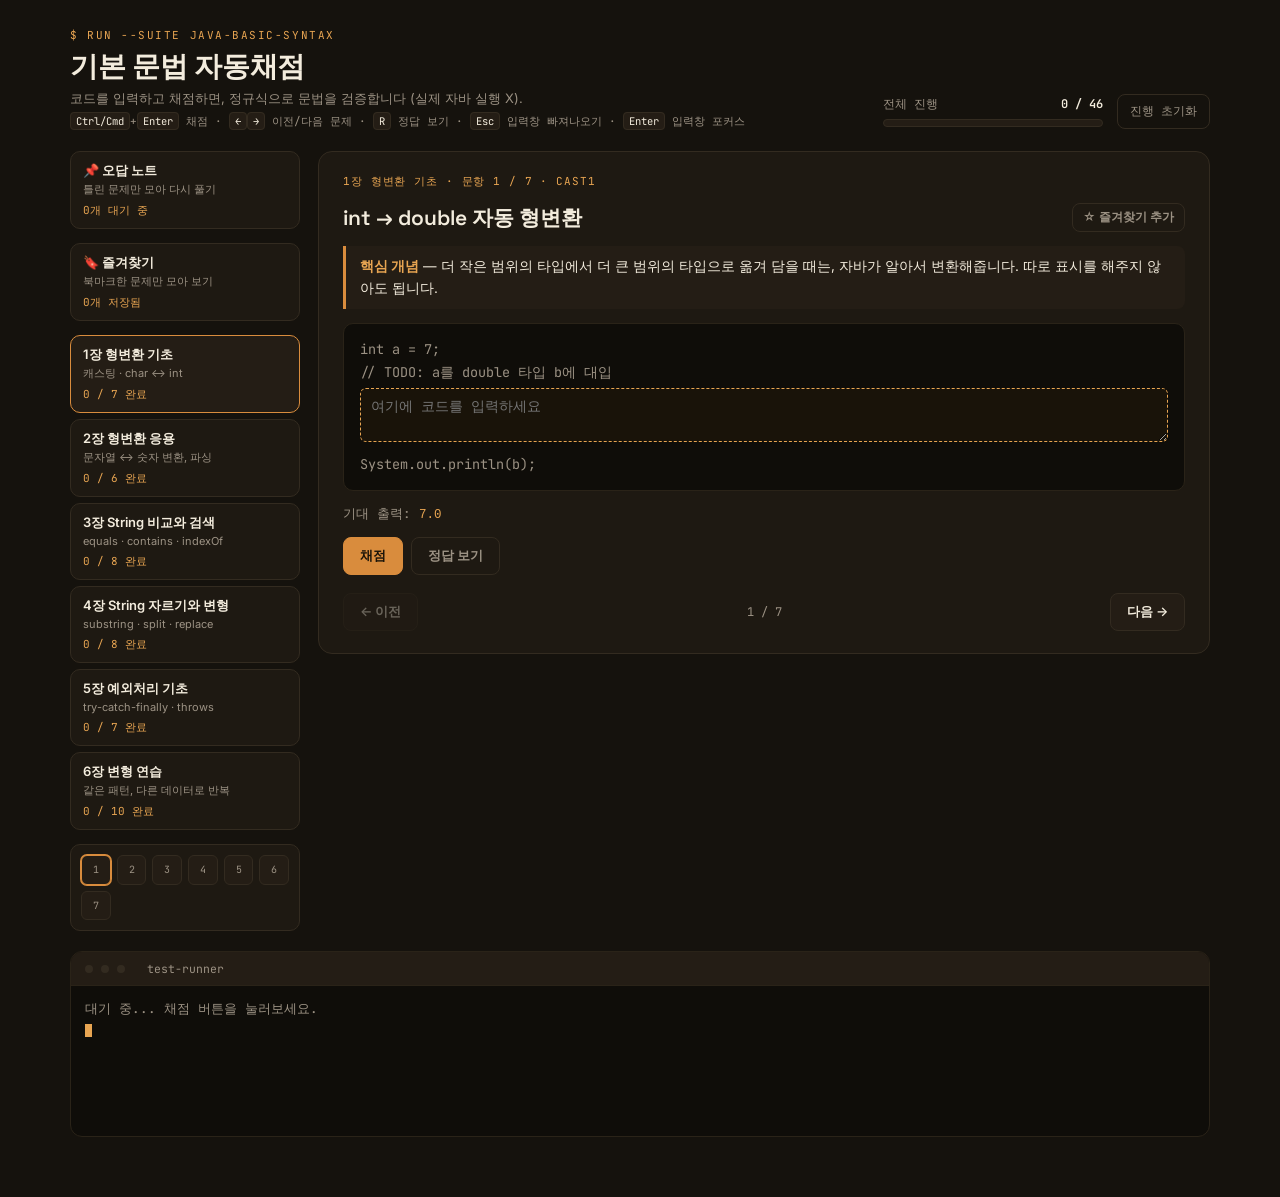
<file: ch2. 자바 기본 문법/java_기본문법_형변환_String_예외처리.html>
<!DOCTYPE html>
<html lang="ko">
<head>
<meta charset="UTF-8">
<meta name="viewport" content="width=device-width, initial-scale=1.0">
<title>Java 기본 문법 (형변환·String·예외처리)</title>
<link rel="preconnect" href="https://fonts.googleapis.com">
<link rel="preconnect" href="https://fonts.gstatic.com" crossorigin>
<link href="https://fonts.googleapis.com/css2?family=Space+Grotesk:wght@500;600;700&family=Inter:wght@400;500;600&family=JetBrains+Mono:wght@400;500;600&display=swap" rel="stylesheet">
<style>
  :root{
    --bg:#15120D;
    --surface:#1E1912;
    --surface2:#241D15;
    --code-bg:#0F0D09;
    --border:#332B20;
    --border-soft:#2A2318;
    --accent:#D98C3D;
    --accent-soft:#E8A552;
    --success:#6FD9A0;
    --fail:#E2604F;
    --text:#F3ECDD;
    --muted:#9C9284;
    --mono:'JetBrains Mono', ui-monospace, SFMono-Regular, monospace;
    --display:'Space Grotesk', sans-serif;
    --body:'Inter', sans-serif;
  }
  *{box-sizing:border-box;}
  html,body{margin:0;padding:0;}
  body{
    background:var(--bg);
    color:var(--text);
    font-family:var(--body);
    min-height:100vh;
  }
  #app{max-width:1180px;margin:0 auto;padding:28px 20px 60px;}

  /* ---------- topbar ---------- */
  .topbar{
    display:flex;justify-content:space-between;align-items:flex-end;
    gap:20px;flex-wrap:wrap;margin-bottom:22px;
  }
  .brand-eyebrow{
    font-family:var(--mono);font-size:11px;letter-spacing:.14em;
    color:var(--accent-soft);text-transform:uppercase;margin-bottom:6px;
  }
  .brand-title{
    font-family:var(--display);font-weight:700;font-size:28px;
    letter-spacing:-0.01em;margin:0;
  }
  .brand-sub{color:var(--muted);font-size:13px;margin-top:4px;}
  .top-stats{display:flex;align-items:center;gap:14px;}
  .progress-wrap{min-width:220px;}
  .progress-label{
    display:flex;justify-content:space-between;font-family:var(--mono);
    font-size:12px;color:var(--muted);margin-bottom:6px;
  }
  .progress-label b{color:var(--text);font-weight:600;}
  .progress-track{
    height:8px;border-radius:99px;background:var(--surface2);
    border:1px solid var(--border);overflow:hidden;
  }
  .progress-fill{
    height:100%;background:linear-gradient(90deg,var(--accent),var(--accent-soft));
    transition:width .3s ease;
  }
  .reset-btn{
    font-family:var(--mono);font-size:12px;color:var(--muted);
    background:transparent;border:1px solid var(--border);border-radius:8px;
    padding:8px 12px;cursor:pointer;transition:.15s;
  }
  .reset-btn:hover{border-color:var(--fail);color:var(--fail);}

  /* ---------- layout ---------- */
  .layout{display:grid;grid-template-columns:230px 1fr;gap:18px;}
  @media(max-width:760px){.layout{grid-template-columns:1fr;}}

  .sidebar{display:flex;flex-direction:column;gap:14px;}
  .level-tabs{display:flex;flex-direction:column;gap:6px;}
  @media(max-width:760px){.level-tabs{flex-direction:row;overflow-x:auto;padding-bottom:4px;}}
  .level-tab{
    text-align:left;background:var(--surface);border:1px solid var(--border);
    border-radius:10px;padding:10px 12px;cursor:pointer;color:var(--text);
    font-family:var(--body);transition:.15s;
  }
  @media(max-width:760px){.level-tab{flex:0 0 auto;min-width:150px;}}
  .level-tab:hover{border-color:var(--accent-soft);}
  .level-tab.active{border-color:var(--accent);background:var(--surface2);}
  .level-tab .lt-name{font-weight:600;font-size:13px;}
  .level-tab .lt-sub{font-size:11px;color:var(--muted);margin-top:2px;}
  .level-tab .lt-count{
    font-family:var(--mono);font-size:11px;color:var(--accent-soft);margin-top:6px;
  }

  .dot-grid{
    display:grid;grid-template-columns:repeat(6,1fr);gap:6px;
    background:var(--surface);border:1px solid var(--border);border-radius:10px;padding:10px;
  }
  @media(max-width:760px){.dot-grid{grid-template-columns:repeat(10,1fr);}}
  .dot{
    aspect-ratio:1;border-radius:6px;border:1px solid var(--border);
    background:var(--surface2);display:flex;align-items:center;justify-content:center;
    font-family:var(--mono);font-size:10px;color:var(--muted);cursor:pointer;transition:.15s;
  }
  .dot:hover{border-color:var(--accent-soft);}
  .dot.current{border-color:var(--accent);box-shadow:0 0 0 1px var(--accent);}
  .dot.pass{background:rgba(111,217,160,.14);border-color:var(--success);color:var(--success);}
  .dot.fail{background:rgba(226,96,79,.14);border-color:var(--fail);color:var(--fail);}
  .dot.bookmarked{outline:2px solid var(--accent-soft);outline-offset:1px;}

  .kbd-hint{font-family:var(--mono);font-size:11px;color:var(--muted);margin-top:6px;}
  .kbd-hint kbd{
    background:var(--surface2);border:1px solid var(--border);border-radius:4px;
    padding:1px 5px;font-family:var(--mono);font-size:10.5px;color:var(--text);
  }

  /* ---------- question card ---------- */
  .card{
    background:var(--surface);border:1px solid var(--border);border-radius:14px;
    padding:22px 24px;display:flex;flex-direction:column;gap:14px;
  }
  .card-eyebrow{
    font-family:var(--mono);font-size:11px;color:var(--accent-soft);
    letter-spacing:.08em;text-transform:uppercase;
  }
  .card-title{font-family:var(--display);font-size:21px;font-weight:600;margin:0;}
  .concept{
    background:var(--surface2);border-left:3px solid var(--accent);
    border-radius:0 8px 8px 0;padding:10px 14px;font-size:13.5px;line-height:1.6;color:var(--text);
  }
  .concept b{color:var(--accent-soft);}

  .codebox{
    background:var(--code-bg);border:1px solid var(--border-soft);border-radius:10px;
    padding:14px 16px;font-family:var(--mono);font-size:13.5px;line-height:1.7;
  }
  .cl{white-space:pre-wrap;color:var(--text);}
  .cl.muted{color:var(--muted);}
  .blank{
    width:100%;resize:vertical;background:#191309;border:1px dashed var(--accent-soft);
    border-radius:6px;color:var(--accent-soft);font-family:var(--mono);font-size:13.5px;
    padding:8px 10px;margin:4px 0;outline:none;
  }
  .blank:focus{border-style:solid;border-color:var(--accent);}
  .expected{
    font-family:var(--mono);font-size:12.5px;color:var(--muted);
  }
  .expected code{color:var(--accent-soft);background:none;}

  .actions{display:flex;flex-wrap:wrap;gap:8px;align-items:center;}
  .btn{
    font-family:var(--body);font-weight:600;font-size:13px;border-radius:8px;
    padding:9px 16px;cursor:pointer;border:1px solid var(--border);transition:.15s;
  }
  .btn-grade{background:var(--accent);border-color:var(--accent);color:#191309;}
  .btn-grade:hover{background:var(--accent-soft);}
  .btn-ghost{background:transparent;color:var(--muted);}
  .btn-ghost:hover{color:var(--text);border-color:var(--accent-soft);}
  .btn-nav{background:var(--surface2);color:var(--text);}
  .btn-nav:hover{border-color:var(--accent-soft);}
  .btn-nav:disabled{opacity:.35;cursor:not-allowed;}

  .feedback{
    font-family:var(--mono);font-size:13px;border-radius:8px;padding:9px 12px;display:none;
  }
  .feedback.show{display:block;}
  .feedback.pass{background:rgba(111,217,160,.12);color:var(--success);border:1px solid rgba(111,217,160,.3);}
  .feedback.fail{background:rgba(226,96,79,.12);color:var(--fail);border:1px solid rgba(226,96,79,.3);}

  .answer-box{
    display:none;background:var(--surface2);border:1px solid var(--border);border-radius:10px;
    padding:14px 16px;
  }
  .answer-box.show{display:block;}
  .answer-box .lbl{font-family:var(--mono);font-size:11px;color:var(--accent-soft);margin-bottom:8px;letter-spacing:.06em;}
  .answer-box .al{font-family:var(--mono);font-size:13.5px;color:var(--text);white-space:pre-wrap;}
  .answer-box .note{margin-top:10px;font-size:13px;color:var(--muted);line-height:1.6;}

  .nav-row{display:flex;justify-content:space-between;align-items:center;margin-top:4px;}
  .nav-row .pos{font-family:var(--mono);font-size:12px;color:var(--muted);}

  /* ---------- terminal log ---------- */
  .terminal{
    margin-top:20px;background:var(--code-bg);border:1px solid var(--border-soft);
    border-radius:12px;overflow:hidden;
  }
  .terminal-head{
    display:flex;align-items:center;gap:8px;padding:9px 14px;background:var(--surface2);
    border-bottom:1px solid var(--border-soft);font-family:var(--mono);font-size:11.5px;color:var(--muted);
  }
  .terminal-dot{width:8px;height:8px;border-radius:50%;background:var(--border);}
  .terminal-body{
    height:150px;overflow-y:auto;padding:12px 14px;font-family:var(--mono);
    font-size:12.5px;line-height:1.7;color:var(--muted);
  }
  .terminal-body .ln{white-space:pre-wrap;}
  .terminal-body .ln.pass{color:var(--success);}
  .terminal-body .ln.fail{color:var(--fail);}
  .terminal-body .ln.cmd{color:var(--accent-soft);}
  .cursor{display:inline-block;width:7px;height:13px;background:var(--accent-soft);
    animation:blink 1s steps(1) infinite;vertical-align:-2px;}
  @keyframes blink{50%{opacity:0;}}

  .loading{padding:60px 0;text-align:center;color:var(--muted);font-family:var(--mono);font-size:13px;}
</style>
</head>
<body>
<div id="app"><div class="loading">진행 상황 불러오는 중...</div></div>

<script>
(function(){

  /* ============ 데이터 ============ */
  var LEVELS = [
    {id:0, name:'1장 형변환 기초', sub:'캐스팅 · char ↔ int'},
    {id:1, name:'2장 형변환 응용', sub:'문자열 ↔ 숫자 변환, 파싱'},
    {id:2, name:'3장 String 비교와 검색', sub:'equals · contains · indexOf'},
    {id:3, name:'4장 String 자르기와 변형', sub:'substring · split · replace'},
    {id:4, name:'5장 예외처리 기초', sub:'try-catch-finally · throws'},
    {id:5, name:'6장 변형 연습', sub:'같은 패턴, 다른 데이터로 반복'}
  ];

  var QUESTIONS = [
    {id:'CAST1', level:0, title:'int → double 자동 형변환',
     concept:'더 작은 범위의 타입에서 더 큰 범위의 타입으로 옮겨 담을 때는, 자바가 알아서 변환해줍니다. 따로 표시를 해주지 않아도 됩니다.',
     before:['int a = 7;'], placeholder:['// TODO: a를 double 타입 b에 대입'],
     after:['System.out.println(b);'],
     expected:'7.0', answer:['double b = a;'], note:'',
     regex:[/double\s*b\s*=\s*a\s*;?/]},

    {id:'CAST2', level:0, title:'double → int 명시적 캐스팅',
     concept:'반대로 더 큰 범위에서 더 작은 범위로 옮길 때는 정보 손실 가능성이 있어서, 괄호로 타입을 명시해 "이 손실을 감수하겠다"고 알려줘야 합니다.',
     before:['double d = 3.9;'], placeholder:['// TODO: d를 int로 캐스팅해서 i에 저장'],
     after:['System.out.println(i);'],
     expected:'3', answer:['int i = (int) d;'],
     note:'소수점 이하는 반올림되지 않고 그냥 버려집니다(truncation). 3.9가 4가 아니라 3이 되는 이유입니다.',
     regex:[/int\s*i\s*=\s*\(\s*int\s*\)\s*d\s*;?/]},

    {id:'CAST3', level:0, title:'⚠️ 함정: 정수 나눗셈의 소수점',
     concept:'두 정수(int)를 나누면, 결과도 int로 계산되어 소수점 이하가 잘립니다. 둘 중 하나라도 double로 만들어야 소수점이 살아남습니다.',
     before:['int a = 7, b = 2;'], placeholder:['// TODO: 정수 나눗셈의 소수점까지 살려서 result에 저장 (double)'],
     after:['System.out.println(result);'],
     expected:'3.5', answer:['double result = (double) a / b;'],
     note:'(double) a / b처럼 둘 중 하나만 캐스팅해도 전체 연산이 double 연산으로 승격됩니다. 반대로 a / b를 먼저 계산한 뒤 double로 캐스팅하면 이미 정수 나눗셈이 끝난 뒤라 3.0이 됩니다.',
     regex:[/double\s*result\s*=\s*\(\s*double\s*\)\s*a\s*\/\s*b\s*;?/]},

    {id:'CAST4', level:0, title:'char 연산 결과를 다시 char로',
     concept:'char는 사실 내부적으로 정수(유니코드 코드값)로 저장됩니다. char에 정수를 더하면 그 정수만큼 코드값이 이동한 결과가 int로 나오는데, 이를 다시 char로 받으려면 캐스팅이 필요합니다.',
     before:['char c = \'a\';'], placeholder:['// TODO: c에서 알파벳 2칸 뒤 문자를 ch2에 저장 (char)'],
     after:['System.out.println(ch2);'],
     expected:'c', answer:['char ch2 = (char) (c + 2);'],
     note:'char + int 연산 결과는 자동으로 int로 승격되기 때문에, 다시 char에 담으려면 명시적 캐스팅이 필요합니다.',
     regex:[/char\s*ch2\s*=\s*\(\s*char\s*\)\s*\(\s*c\s*\+\s*2\s*\)\s*;?/]},

    {id:'CAST5', level:0, title:'int → String 변환 (문자열 덧셈)',
     concept:'숫자를 문자열로 바꾸는 가장 간단한 방법은, 빈 문자열을 더하는 것입니다. 자바가 자동으로 문자열 변환을 해줍니다.',
     before:['int num = 42;'], placeholder:['// TODO: num을 문자열로 변환해 str에 저장 (빈 문자열 덧셈 이용)'],
     after:['System.out.println(str);'],
     expected:'42', answer:['String str = "" + num;'], note:'',
     regex:[/String\s*str\s*=\s*""\s*\+\s*num\s*;?/]},

    {id:'CAST6', level:0, title:'int → String 변환 (표준 메서드)',
     concept:'""를 더하는 방식 말고, 의도가 더 명확하게 드러나는 표준 메서드가 따로 있습니다. 정적(static) 메서드라서 클래스 이름으로 바로 호출합니다.',
     before:['int num = 42;'], placeholder:['// TODO: String.valueOf를 이용해 num을 문자열로 변환'],
     after:['System.out.println(str);'],
     expected:'42', answer:['String str = String.valueOf(num);'],
     note:'Integer.toString(num)도 동일하게 동작합니다.',
     regex:[/String\s*str\s*=\s*String\.valueOf\s*\(\s*num\s*\)\s*;?/]},

    {id:'CAST7', level:0, title:'char → int (유니코드 코드값)',
     concept:'반대로 char를 int로 캐스팅하면, 해당 문자의 유니코드 코드값을 숫자로 얻을 수 있습니다.',
     before:['char c = \'A\';'], placeholder:['// TODO: c의 유니코드 코드값을 code에 저장 (int)'],
     after:['System.out.println(code);'],
     expected:'65', answer:['int code = (int) c;'], note:'',
     regex:[/int\s*code\s*=\s*\(\s*int\s*\)\s*c\s*;?/]},

    {id:'PARSE1', level:1, title:'String → int (Integer.parseInt)',
     concept:'문자열로 들어온 숫자를 실제 계산에 쓰려면, 정수로 파싱(parsing)해야 합니다. 정적 메서드를 이용합니다.',
     before:['String str = "123";'], placeholder:['// TODO: str을 정수로 변환해 num에 저장'],
     after:['System.out.println(num + 1);'],
     expected:'124', answer:['int num = Integer.parseInt(str);'], note:'',
     regex:[/int\s*num\s*=\s*Integer\.parseInt\s*\(\s*str\s*\)\s*;?/]},

    {id:'PARSE2', level:1, title:'String → double (Double.parseDouble)',
     concept:'정수가 아니라 실수 형태의 문자열을 변환하고 싶을 때 쓰는, parseInt와 짝을 이루는 메서드가 있습니다.',
     before:['String str = "3.14";'], placeholder:['// TODO: str을 double로 변환해 d에 저장'],
     after:['System.out.println(d);'],
     expected:'3.14', answer:['double d = Double.parseDouble(str);'], note:'',
     regex:[/double\s*d\s*=\s*Double\.parseDouble\s*\(\s*str\s*\)\s*;?/]},

    {id:'PARSE3', level:1, title:'char[] → String 변환',
     concept:'char 배열을 하나의 문자열로 합치고 싶을 때 쓰는 생성자가 있습니다.',
     before:['char[] chars = {\'h\',\'i\'};'], placeholder:['// TODO: chars를 합쳐서 String s로 만들기'],
     after:['System.out.println(s);'],
     expected:'hi', answer:['String s = new String(chars);'], note:'',
     regex:[/String\s*s\s*=\s*new\s*String\s*\(\s*chars\s*\)\s*;?/]},

    {id:'PARSE4', level:1, title:'String → char[] 변환',
     concept:'반대로 문자열을 한 글자씩 다루고 싶을 때, char 배열로 쪼개주는 메서드가 있습니다.',
     before:['String s = "hi";'], placeholder:['// TODO: s를 char 배열 chars로 변환'],
     after:['System.out.println(chars.length);'],
     expected:'2', answer:['char[] chars = s.toCharArray();'], note:'',
     regex:[/char\s*\[\s*\]\s*chars\s*=\s*s\.toCharArray\s*\(\s*\)\s*;?/]},

    {id:'PARSE5', level:1, title:'Wrapper 객체에서 기본형 꺼내기',
     concept:'Integer 객체에서 int 값을 직접 꺼내는 메서드가 있습니다 (보통은 오토언박싱으로 자동 처리되지만, 메서드 이름 자체를 알아두면 좋습니다).',
     before:['Integer obj = 100;'], placeholder:['// TODO: obj에서 int 값을 꺼내 num에 저장'],
     after:['System.out.println(num);'],
     expected:'100', answer:['int num = obj.intValue();'],
     note:'int num = obj;로도 자동 언박싱되어 동일하게 동작합니다.',
     regex:[/int\s*num\s*=\s*obj\.intValue\s*\(\s*\)\s*;?/]},

    {id:'PARSE6', level:1, title:'⚠️ 함정: 문자열 덧셈의 연산 순서',
     concept:'+ 연산자는 왼쪽부터 순서대로 계산됩니다. 숫자끼리 먼저 더해진 뒤에 문자열과 합쳐지는지, 아니면 문자열과 먼저 합쳐져 버리는지에 따라 결과가 완전히 달라집니다.',
     before:['int a = 1, b = 2;'], placeholder:['// TODO: "Sum: 3"이 출력되도록, a+b를 먼저 계산해서 문자열에 붙이기'],
     after:[],
     expected:'Sum: 3', answer:['System.out.println("Sum: " + (a + b));'],
     note:'System.out.println("Sum: " + a + b)라고 쓰면 "Sum: " + a가 먼저 문자열로 합쳐져 "Sum: 1"이 되고, 거기에 b가 또 문자열로 이어붙어서 "Sum: 12"라는 의도치 않은 결과가 나옵니다. 괄호로 a+b를 먼저 묶어야 합니다.',
     regex:[/System\.out\.println\s*\(\s*"Sum:\s*"\s*\+\s*\(\s*a\s*\+\s*b\s*\)\s*\)\s*;?/]},

    {id:'STR1', level:2, title:'문자열 길이 구하기',
     concept:'문자열의 글자 수를 알고 싶을 때 쓰는 메서드입니다. 배열의 length 필드와 달리, String은 메서드 호출(괄호)이 필요합니다.',
     before:['String s = "hello";'], placeholder:['// TODO: s의 길이를 len에 저장'],
     after:['System.out.println(len);'],
     expected:'5', answer:['int len = s.length();'],
     note:'배열은 arr.length(필드), 문자열은 s.length()(메서드)라서 괄호 유무가 다릅니다.',
     regex:[/int\s*len\s*=\s*s\.length\s*\(\s*\)\s*;?/]},

    {id:'STR2', level:2, title:'⚠️ 함정: == 대신 equals()로 비교',
     concept:'자바에서 ==는 두 변수가 "같은 객체를 가리키는지"를 비교하고, 문자열의 내용이 같은지는 별도의 메서드로 비교해야 합니다. 특히 new String()으로 만든 문자열은 내용이 같아도 ==가 false를 반환할 수 있습니다.',
     before:['String a = new String("hi");','String b = "hi";'], placeholder:['// TODO: a와 b의 내용이 같은지 비교해 same에 저장'],
     after:['System.out.println(same);'],
     expected:'true', answer:['boolean same = a.equals(b);'],
     note:'a == b는 false입니다 — new String()으로 만든 a는 b와 다른 객체이기 때문입니다. 내용 비교는 항상 equals()를 쓰세요.',
     regex:[/boolean\s*same\s*=\s*a\.equals\s*\(\s*b\s*\)\s*;?/]},

    {id:'STR3', level:2, title:'대소문자 무시 비교',
     concept:'대소문자 차이를 무시하고 내용만 비교하고 싶을 때 쓰는 메서드가 따로 있습니다.',
     before:['String a = "Hello";','String b = "HELLO";'], placeholder:['boolean same = /* TODO */;'],
     after:['System.out.println(same);'],
     expected:'true', answer:['boolean same = a.equalsIgnoreCase(b);'], note:'',
     regex:[/boolean\s*same\s*=\s*a\.equalsIgnoreCase\s*\(\s*b\s*\)\s*;?/]},

    {id:'STR4', level:2, title:'특정 문자열 포함 여부',
     concept:'한 문자열 안에 다른 문자열이 포함되어 있는지 확인하는 메서드가 있습니다.',
     before:['String s = "hello world";'], placeholder:['boolean has = /* TODO */;'],
     after:['System.out.println(has);'],
     expected:'true', answer:['boolean has = s.contains("world");'], note:'',
     regex:[/boolean\s*has\s*=\s*s\.contains\s*\(\s*"world"\s*\)\s*;?/]},

    {id:'STR5', level:2, title:'끝 문자열 확인',
     concept:'문자열이 특정 접미사(suffix)로 끝나는지 확인하는 메서드가 있습니다. 시작 부분을 확인하는 메서드도 짝으로 존재합니다.',
     before:['String s = "hello.txt";'], placeholder:['boolean isTxt = /* TODO */;'],
     after:['System.out.println(isTxt);'],
     expected:'true', answer:['boolean isTxt = s.endsWith(".txt");'], note:'시작 부분 확인은 startsWith()를 사용합니다.',
     regex:[/boolean\s*isTxt\s*=\s*s\.endsWith\s*\(\s*"\.txt"\s*\)\s*;?/]},

    {id:'STR6', level:2, title:'문자열 위치 찾기',
     concept:'특정 부분 문자열이 처음 등장하는 위치(인덱스)를 찾는 메서드가 있습니다. 없으면 -1을 반환합니다.',
     before:['String s = "hello world";'], placeholder:['// TODO: "world"가 시작하는 인덱스를 idx에 저장'],
     after:['System.out.println(idx);'],
     expected:'6', answer:['int idx = s.indexOf("world");'], note:'',
     regex:[/int\s*idx\s*=\s*s\.indexOf\s*\(\s*"world"\s*\)\s*;?/]},

    {id:'STR7', level:2, title:'특정 위치의 문자 가져오기',
     concept:'문자열에서 특정 인덱스의 문자 하나만 꺼내오는 메서드가 있습니다. 반환 타입이 String이 아니라 char라는 점에 주의하세요.',
     before:['String s = "hello";'], placeholder:['// TODO: 인덱스 1의 문자를 ch에 저장 (char)'],
     after:['System.out.println(ch);'],
     expected:'e', answer:['char ch = s.charAt(1);'], note:'',
     regex:[/char\s*ch\s*=\s*s\.charAt\s*\(\s*1\s*\)\s*;?/]},

    {id:'STR8', level:2, title:'사전순 비교',
     concept:'두 문자열의 사전순(lexicographic) 순서를 비교해서, 음수/0/양수로 결과를 알려주는 메서드가 있습니다. 정렬 시 비교자(Comparator)를 직접 만들 때 자주 사용됩니다.',
     before:['String a = "apple";','String b = "banana";'], placeholder:['// TODO: a와 b를 사전순으로 비교해 cmp에 저장 (int)'],
     after:['System.out.println(cmp < 0);'],
     expected:'true', answer:['int cmp = a.compareTo(b);'],
     note:'a가 b보다 사전순으로 앞서면 음수가 반환됩니다.',
     regex:[/int\s*cmp\s*=\s*a\.compareTo\s*\(\s*b\s*\)\s*;?/]},

    {id:'SUB1', level:3, title:'부분 문자열 자르기 (한 인자)',
     concept:'특정 인덱스부터 끝까지 잘라내는 메서드가 있습니다.',
     before:['String s = "hello world";'], placeholder:['// TODO: 인덱스 6부터 끝까지 잘라서 sub에 저장'],
     after:['System.out.println(sub);'],
     expected:'world', answer:['String sub = s.substring(6);'], note:'',
     regex:[/String\s*sub\s*=\s*s\.substring\s*\(\s*6\s*\)\s*;?/]},

    {id:'SUB2', level:3, title:'부분 문자열 자르기 (두 인자)',
     concept:'시작과 끝 인덱스를 둘 다 지정해서 자를 수도 있습니다. 끝 인덱스는 포함되지 않는다는 점에 주의하세요 (배열의 Arrays.fill과 같은 규칙입니다).',
     before:['String s = "hello world";'], placeholder:['// TODO: 인덱스 0부터 5 직전까지 잘라서 sub에 저장'],
     after:['System.out.println(sub);'],
     expected:'hello', answer:['String sub = s.substring(0, 5);'], note:'',
     regex:[/String\s*sub\s*=\s*s\.substring\s*\(\s*0\s*,\s*5\s*\)\s*;?/]},

    {id:'SUB3', level:3, title:'구분자로 분리하기',
     concept:'특정 구분자를 기준으로 문자열을 여러 조각으로 쪼개서 배열로 돌려주는 메서드가 있습니다.',
     before:['String s = "a,b,c";'], placeholder:['// TODO: 쉼표(,) 기준으로 분리해 parts 배열에 저장'],
     after:['System.out.println(parts.length);'],
     expected:'3', answer:['String[] parts = s.split(",");'], note:'',
     regex:[/String\s*\[\s*\]\s*parts\s*=\s*s\.split\s*\(\s*","\s*\)\s*;?/]},

    {id:'SUB4', level:3, title:'문자열 치환',
     concept:'문자열 안의 특정 부분을 다른 문자열로 바꿔주는 메서드가 있습니다. 원본은 바뀌지 않고, 바뀐 결과를 담은 새 문자열이 반환됩니다 — String은 불변(immutable)이라는 걸 기억하세요.',
     before:['String s = "hello world";'], placeholder:['// TODO: "world"를 "java"로 바꿔서 result에 저장'],
     after:['System.out.println(result);'],
     expected:'hello java', answer:['String result = s.replace("world", "java");'], note:'',
     regex:[/String\s*result\s*=\s*s\.replace\s*\(\s*"world"\s*,\s*"java"\s*\)\s*;?/]},

    {id:'SUB5', level:3, title:'양 끝 공백 제거',
     concept:'문자열 양 끝에 붙은 공백을 제거하는 메서드가 있습니다. 사이의 공백은 건드리지 않습니다.',
     before:['String s = "  hi  ";'], placeholder:['// TODO: 양 끝 공백을 제거해 result에 저장'],
     after:['System.out.println("[" + result + "]");'],
     expected:'[hi]', answer:['String result = s.trim();'], note:'',
     regex:[/String\s*result\s*=\s*s\.trim\s*\(\s*\)\s*;?/]},

    {id:'SUB6', level:3, title:'대문자/소문자 변환',
     concept:'문자열 전체를 대문자 또는 소문자로 바꿔주는 메서드가 있습니다.',
     before:['String s = "Hello";'], placeholder:['// TODO: s를 모두 소문자로 바꿔 result에 저장'],
     after:['System.out.println(result);'],
     expected:'hello', answer:['String result = s.toLowerCase();'], note:'',
     regex:[/String\s*result\s*=\s*s\.toLowerCase\s*\(\s*\)\s*;?/]},

    {id:'SUB7', level:3, title:'여러 문자열을 구분자로 합치기',
     concept:'여러 문자열을 정해진 구분자로 이어붙이는 정적 메서드가 있습니다. 반복문 없이 한 줄로 처리할 수 있습니다.',
     before:[], placeholder:['// TODO: "a", "b", "c"를 "-"로 이어붙여 result에 저장'],
     after:['System.out.println(result);'],
     expected:'a-b-c', answer:['String result = String.join("-", "a", "b", "c");'], note:'',
     regex:[/String\s*result\s*=\s*String\.join\s*\(\s*"-"\s*,\s*"a"\s*,\s*"b"\s*,\s*"c"\s*\)\s*;?/]},

    {id:'SUB8', level:3, title:'⚠️ 함정: String은 불변(immutable)',
     concept:'String의 메서드들은 원본을 수정하지 않고, 항상 "새로운 문자열"을 반환합니다. 반환값을 변수에 다시 담지 않으면 변경 사항이 사라집니다.',
     before:['String s = "hello";'], placeholder:['// TODO: s를 대문자로 바꾸고, 그 결과를 다시 s에 저장'],
     after:['System.out.println(s);'],
     expected:'HELLO', answer:['s = s.toUpperCase();'],
     note:'s.toUpperCase();라고만 쓰면 새 문자열이 만들어지기만 하고 어디에도 저장되지 않아서, s는 여전히 "hello"인 채로 남습니다. String이 불변(immutable)이기 때문에 항상 반환값을 받아서 재할당해야 합니다.',
     regex:[/s\s*=\s*s\.toUpperCase\s*\(\s*\)\s*;?/]},

    {id:'EXC1', level:4, title:'기본 try-catch 구조',
     concept:'예외가 발생할 수 있는 코드는 try 블록 안에, 예외가 발생했을 때 실행할 코드는 catch 블록 안에 작성합니다. catch 옆 괄호에는 잡고 싶은 예외 타입을 적습니다.',
     before:['int a = 10, b = 0;','int result;'],
     placeholder:['// TODO: a를 b로 나누되, ArithmeticException이 발생하면 result에 -1 저장'], rows:4,
     after:['System.out.println(result);'],
     expected:'-1',
     answer:['try {','    result = a / b;','} catch (ArithmeticException e) {','    result = -1;','}'],
     note:'정수를 0으로 나누면 ArithmeticException("/ by zero")이 발생합니다. (참고: 0.0으로 나누면 예외 대신 Infinity가 나옵니다 — 정수와 실수의 차이입니다)',
     regex:[/try\s*\{[\s\S]*result\s*=\s*a\s*\/\s*b\s*;[\s\S]*\}\s*catch\s*\(\s*ArithmeticException\s+\w+\s*\)\s*\{[\s\S]*result\s*=\s*-1\s*;[\s\S]*\}/]},

    {id:'EXC2', level:4, title:'finally 블록',
     concept:'try나 catch에서 무슨 일이 일어나든(예외가 나든 안 나든) 항상 마지막에 실행되는 블록이 있습니다. 자원 정리(파일 닫기 등)에 자주 쓰입니다.',
     before:['try {','    int x = 10 / 0;','} catch (ArithmeticException e) {','    System.out.println("error");'],
     placeholder:['// TODO: 위 catch 블록 뒤에, 항상 실행되는 finally 블록을 추가하고 "done" 출력'], rows:3,
     after:[],
     expected:'error, done',
     answer:['} finally {','    System.out.println("done");','}'],
     note:'finally는 catch 블록의 닫는 중괄호 바로 뒤에, 같은 try문의 일부로 이어붙여야 합니다.',
     regex:[/\}\s*finally\s*\{[\s\S]*println\s*\(\s*"done"\s*\)[\s\S]*\}/]},

    {id:'EXC3', level:4, title:'throw로 예외 직접 발생시키기',
     concept:'특정 조건에서 일부러 예외를 발생시키고 싶을 때 쓰는 키워드가 있습니다. new로 예외 객체를 만들어서 던집니다.',
     before:['int age = -5;','try {'],
     placeholder:['    // TODO: age가 음수면 IllegalArgumentException 발생시키기 (메시지: "invalid age")'],
     after:['} catch (IllegalArgumentException e) {','    System.out.println(e.getMessage());','}'],
     expected:'invalid age',
     answer:['if (age < 0) { throw new IllegalArgumentException("invalid age"); }'],
     note:'throw는 예외를 직접 발생시키는 키워드입니다. 메서드 선언부에 붙는 throws와 혼동하지 마세요.',
     regex:[/if\s*\(\s*age\s*<\s*0\s*\)\s*\{?\s*throw\s*new\s*IllegalArgumentException\s*\(\s*"invalid age"\s*\)\s*;?\s*\}?/]},

    {id:'EXC4', level:4, title:'catch 블록 여러 개 (예외 타입별 처리)',
     concept:'서로 다른 종류의 예외를 각각 다르게 처리하고 싶을 때는, catch 블록을 여러 개 나열합니다. 위에서부터 순서대로, 발생한 예외 타입과 일치하는 첫 번째 catch가 실행됩니다.',
     before:['int[] arr = {1, 2, 3};','int idx = 5;'],
     placeholder:['// TODO: arr[idx] 접근을 try로 감싸고, ArrayIndexOutOfBoundsException은 "index error",','//       그 외 Exception은 "other error"로 각각 출력'], rows:5,
     after:[],
     expected:'index error',
     answer:['try {','    int x = arr[idx];','} catch (ArrayIndexOutOfBoundsException e) {','    System.out.println("index error");','} catch (Exception e) {','    System.out.println("other error");','}'],
     note:'catch 블록은 위에서부터 순서대로 검사되므로, 더 구체적인 예외 타입을 먼저, 더 포괄적인 타입(Exception 등)을 나중에 적어야 합니다. 순서가 바뀌면 컴파일 에러가 납니다.',
     regex:[/try\s*\{[\s\S]*arr\s*\[\s*idx\s*\][\s\S]*\}\s*catch\s*\(\s*ArrayIndexOutOfBoundsException\s+\w+\s*\)\s*\{[\s\S]*println\s*\(\s*"index error"\s*\)[\s\S]*\}\s*catch\s*\(\s*Exception\s+\w+\s*\)\s*\{[\s\S]*println\s*\(\s*"other error"\s*\)[\s\S]*\}/]},

    {id:'EXC5', level:4, title:'throws로 떠넘긴 예외, 호출부에서 처리',
     concept:'메서드가 예외를 직접 처리하지 않고 호출한 쪽으로 떠넘기겠다고 선언할 때 throws를 씁니다. 그러면 그 메서드를 호출하는 쪽에서 대신 처리해야 합니다.',
     before:['// parseAge 메서드는 throws NumberFormatException으로 선언되어 있다고 가정','// public static int parseAge(String s) throws NumberFormatException { return Integer.parseInt(s); }','String input = "abc";'],
     placeholder:['// TODO: parseAge(input) 호출을 try로 감싸고, NumberFormatException 발생 시 "invalid number" 출력'], rows:4,
     after:[],
     expected:'invalid number',
     answer:['try {','    int age = parseAge(input);','} catch (NumberFormatException e) {','    System.out.println("invalid number");','}'],
     note:'throws는 메서드가 "이 예외는 내가 처리 안 하고 호출한 쪽에 떠넘긴다"고 선언하는 키워드입니다. throw(예외를 직접 발생시키는 키워드)와 철자가 비슷하니 헷갈리지 마세요.',
     regex:[/try\s*\{[\s\S]*parseAge\s*\(\s*input\s*\)[\s\S]*\}\s*catch\s*\(\s*NumberFormatException\s+\w+\s*\)\s*\{[\s\S]*println\s*\(\s*"invalid number"\s*\)[\s\S]*\}/]},

    {id:'EXC6', level:4, title:'자주 만나는 예외: NullPointerException',
     concept:'null인 객체의 메서드를 호출하려고 하면 발생하는, 코딩테스트에서 정말 자주 마주치는 예외입니다.',
     before:['String s = null;','int len;'],
     placeholder:['// TODO: s.length() 호출을 try로 감싸고, NullPointerException 발생 시 len에 0 저장'], rows:4,
     after:['System.out.println(len);'],
     expected:'0',
     answer:['try {','    len = s.length();','} catch (NullPointerException e) {','    len = 0;','}'],
     note:'null인 객체의 메서드를 호출하면 NullPointerException이 발생합니다. 코딩테스트에서 가장 자주 마주치는 런타임 예외 중 하나입니다.',
     regex:[/try\s*\{[\s\S]*len\s*=\s*s\.length\s*\(\s*\)\s*;[\s\S]*\}\s*catch\s*\(\s*NullPointerException\s+\w+\s*\)\s*\{[\s\S]*len\s*=\s*0\s*;[\s\S]*\}/]},

    {id:'EXC7', level:4, title:'예외 메시지 꺼내기 (getMessage)',
     concept:'catch 블록 안에서, 예외 객체가 들고 있는 메시지를 직접 꺼내볼 수 있는 메서드가 있습니다. 디버깅하거나 사용자에게 보여줄 메시지를 만들 때 유용합니다.',
     before:['try {','    int x = 10 / 0;','} catch (ArithmeticException e) {'],
     placeholder:['    // TODO: 예외 메시지를 출력'],
     after:['}'],
     expected:'/ by zero', answer:['System.out.println(e.getMessage());'], note:'',
     regex:[/System\.out\.println\s*\(\s*e\.getMessage\s*\(\s*\)\s*\)\s*;?/]},

    {id:'CAST2b', level:5, title:'🔁 변형: double → int 캐스팅 (다른 데이터)',
     concept:'더 큰 범위에서 더 작은 범위로 옮길 때는 괄호로 타입을 명시해야 합니다. (CAST2와 같은 패턴, 다른 데이터)',
     before:['double d = 9.7;'], placeholder:['// TODO: d를 int로 캐스팅해서 i에 저장'],
     after:['System.out.println(i);'],
     expected:'9', answer:['int i = (int) d;'], note:'',
     regex:[/int\s*i\s*=\s*\(\s*int\s*\)\s*d\s*;?/]},

    {id:'CAST3b', level:5, title:'🔁 변형: 정수 나눗셈 소수점 살리기 (다른 데이터)',
     concept:'둘 중 하나라도 double로 캐스팅해야 소수점이 살아남습니다. (CAST3과 같은 패턴, 다른 데이터)',
     before:['int a = 9, b = 4;'], placeholder:['// TODO: 정수 나눗셈의 소수점까지 살려서 result에 저장 (double)'],
     after:['System.out.println(result);'],
     expected:'2.25', answer:['double result = (double) a / b;'], note:'',
     regex:[/double\s*result\s*=\s*\(\s*double\s*\)\s*a\s*\/\s*b\s*;?/]},

    {id:'PARSE1b', level:5, title:'🔁 변형: String → int 변환 (다른 데이터)',
     concept:'문자열로 들어온 숫자를 정수로 파싱합니다. (PARSE1과 같은 패턴, 다른 데이터)',
     before:['String str = "777";'], placeholder:['// TODO: str을 정수로 변환해 num에 저장'],
     after:['System.out.println(num + 1);'],
     expected:'778', answer:['int num = Integer.parseInt(str);'], note:'',
     regex:[/int\s*num\s*=\s*Integer\.parseInt\s*\(\s*str\s*\)\s*;?/]},

    {id:'STR2b', level:5, title:'🔁 변형: equals()로 문자열 비교 (다른 데이터)',
     concept:'내용 비교는 ==가 아니라 equals()로 합니다. (STR2와 같은 패턴, 다른 데이터)',
     before:['String a = new String("java");','String b = "java";'], placeholder:['// TODO: a와 b의 내용이 같은지 비교해 same에 저장'],
     after:['System.out.println(same);'],
     expected:'true', answer:['boolean same = a.equals(b);'], note:'',
     regex:[/boolean\s*same\s*=\s*a\.equals\s*\(\s*b\s*\)\s*;?/]},

    {id:'STR6b', level:5, title:'🔁 변형: 문자열 위치 찾기 (다른 데이터)',
     concept:'특정 부분 문자열이 처음 등장하는 인덱스를 찾습니다. (STR6과 같은 패턴, 다른 데이터)',
     before:['String s = "coding test";'], placeholder:['// TODO: "test"가 시작하는 인덱스를 idx에 저장'],
     after:['System.out.println(idx);'],
     expected:'7', answer:['int idx = s.indexOf("test");'], note:'',
     regex:[/int\s*idx\s*=\s*s\.indexOf\s*\(\s*"test"\s*\)\s*;?/]},

    {id:'SUB1b', level:5, title:'🔁 변형: 부분 문자열 자르기 (다른 데이터)',
     concept:'특정 인덱스부터 끝까지 잘라냅니다. (SUB1과 같은 패턴, 다른 데이터)',
     before:['String s = "coding test";'], placeholder:['// TODO: 인덱스 7부터 끝까지 잘라서 sub에 저장'],
     after:['System.out.println(sub);'],
     expected:'test', answer:['String sub = s.substring(7);'], note:'',
     regex:[/String\s*sub\s*=\s*s\.substring\s*\(\s*7\s*\)\s*;?/]},

    {id:'SUB4b', level:5, title:'🔁 변형: 문자열 치환 (다른 데이터)',
     concept:'특정 부분 문자열을 다른 문자열로 바꿉니다. (SUB4와 같은 패턴, 다른 데이터)',
     before:['String s = "coding test";'], placeholder:['// TODO: "test"를 "java"로 바꿔서 result에 저장'],
     after:['System.out.println(result);'],
     expected:'coding java', answer:['String result = s.replace("test", "java");'], note:'',
     regex:[/String\s*result\s*=\s*s\.replace\s*\(\s*"test"\s*,\s*"java"\s*\)\s*;?/]},

    {id:'SUB8b', level:5, title:'🔁 변형: String 불변(immutable) 함정 (다른 데이터)',
     concept:'String 메서드의 반환값은 항상 다시 변수에 담아야 합니다. (SUB8과 같은 패턴, 다른 데이터)',
     before:['String s = "world";'], placeholder:['// TODO: s를 대문자로 바꾸고, 그 결과를 다시 s에 저장'],
     after:['System.out.println(s);'],
     expected:'WORLD', answer:['s = s.toUpperCase();'], note:'',
     regex:[/s\s*=\s*s\.toUpperCase\s*\(\s*\)\s*;?/]},

    {id:'EXC1b', level:5, title:'🔁 변형: try-catch로 ArithmeticException 처리 (다른 데이터)',
     concept:'0으로 나누면 발생하는 ArithmeticException을 try-catch로 처리합니다. (EXC1과 같은 패턴, 다른 데이터)',
     before:['int a = 20, b = 0;','int result;'],
     placeholder:['// TODO: a를 b로 나누되, ArithmeticException이 발생하면 result에 -1 저장'], rows:4,
     after:['System.out.println(result);'],
     expected:'-1',
     answer:['try {','    result = a / b;','} catch (ArithmeticException e) {','    result = -1;','}'], note:'',
     regex:[/try\s*\{[\s\S]*result\s*=\s*a\s*\/\s*b\s*;[\s\S]*\}\s*catch\s*\(\s*ArithmeticException\s+\w+\s*\)\s*\{[\s\S]*result\s*=\s*-1\s*;[\s\S]*\}/]},

    {id:'EXC6b', level:5, title:'🔁 변형: NullPointerException 처리 (다른 데이터)',
     concept:'null인 객체의 메서드 호출을 try-catch로 처리합니다. (EXC6과 같은 패턴, 다른 데이터)',
     before:['String s = null;','int len;'],
     placeholder:['// TODO: s.length() 호출을 try로 감싸고, NullPointerException 발생 시 len에 -1 저장'], rows:4,
     after:['System.out.println(len);'],
     expected:'-1',
     answer:['try {','    len = s.length();','} catch (NullPointerException e) {','    len = -1;','}'], note:'',
     regex:[/try\s*\{[\s\S]*len\s*=\s*s\.length\s*\(\s*\)\s*;[\s\S]*\}\s*catch\s*\(\s*NullPointerException\s+\w+\s*\)\s*\{[\s\S]*len\s*=\s*-1\s*;[\s\S]*\}/]}

  ];

  /* ============ 상태 ============ */
  var state = {
    loaded:false,
    progress:{},      // {qid: {status:'pass'|'fail', input:'...'}}
    inputs:{},         // 임시 입력값 (세션 내, qid별)
    revealed:{},        // qid -> bool
    bookmarks:{},        // qid -> bool, 즐겨찾기한 문제
    level:0,
    index:0,
    log:[],
    reviewMode:false,   // true면 레벨 무시하고 '틀린 문제'만 모아서 보여줌
    bookmarkMode:false  // true면 레벨 무시하고 '즐겨찾기한 문제'만 모아서 보여줌
  };

  var STORAGE_KEY = 'ds2_quiz_progress_v1';
  var BOOKMARK_KEY = 'ds2_quiz_bookmarks_v1';

  function esc(s){
    return String(s)
      .replace(/&/g,'&amp;')
      .replace(/</g,'&lt;')
      .replace(/>/g,'&gt;');
  }

  function questionsOfLevel(lv){
    return QUESTIONS.filter(function(q){return q.level===lv;});
  }

  function failedQuestions(){
    return QUESTIONS.filter(function(q){
      return state.progress[q.id] && state.progress[q.id].status==='fail';
    });
  }

  function bookmarkedQuestions(){
    return QUESTIONS.filter(function(q){ return !!state.bookmarks[q.id]; });
  }

  function activeQuestionList(){
    if(state.reviewMode) return failedQuestions();
    if(state.bookmarkMode) return bookmarkedQuestions();
    return questionsOfLevel(state.level);
  }

  function totalPassed(){
    var n=0;
    Object.keys(state.progress).forEach(function(k){
      if(state.progress[k] && state.progress[k].status==='pass') n++;
    });
    return n;
  }

  function levelPassed(lv){
    var n=0;
    questionsOfLevel(lv).forEach(function(q){
      if(state.progress[q.id] && state.progress[q.id].status==='pass') n++;
    });
    return n;
  }

  /* ============ 저장소 ============ */
  async function loadProgress(){
    try{
      var res = await window.storage.get(STORAGE_KEY, false);
      if(res && res.value){
        var parsed = JSON.parse(res.value);
        state.progress = parsed || {};
      }
    }catch(e){
      state.progress = {};
    }
    try{
      var bres = await window.storage.get(BOOKMARK_KEY, false);
      if(bres && bres.value){
        var bparsed = JSON.parse(bres.value);
        state.bookmarks = bparsed || {};
      }
    }catch(e){
      state.bookmarks = {};
    }
    state.loaded = true;
  }

  async function saveProgress(){
    try{
      await window.storage.set(STORAGE_KEY, JSON.stringify(state.progress), false);
    }catch(e){
      console.error('저장 실패', e);
    }
  }

  async function saveBookmarks(){
    try{
      await window.storage.set(BOOKMARK_KEY, JSON.stringify(state.bookmarks), false);
    }catch(e){
      console.error('북마크 저장 실패', e);
    }
  }

  /* ============ 채점 ============ */
  function gradeQuestion(q, input){
    return q.regex.every(function(r){ return r.test(input); });
  }

  function pushLog(qid, pass){
    state.log.push({cmd:'check '+qid, pass:pass});
    if(state.log.length>40) state.log.shift();
  }

  /* ============ 에디터 보조 기능 (괄호 자동완성 · 탭 들여쓰기) ============ */
  var BRACKET_OPEN_CLOSE = {'(':')', '[':']', '{':'}'};
  var BRACKET_CLOSE_CHARS = {')':true, ']':true, '}':true};
  var INDENT_UNIT = '    '; // 4칸

  function lineBoundsOf(value, start, end){
    var lineStart = value.lastIndexOf('\n', start-1) + 1;
    var lineEnd = value.indexOf('\n', end);
    if(lineEnd === -1) lineEnd = value.length;
    return {lineStart: lineStart, lineEnd: lineEnd};
  }

  function indentSelection(ta, q){
    var value = ta.value;
    var start = ta.selectionStart, end = ta.selectionEnd;
    if(start === end){
      ta.value = value.slice(0, start) + INDENT_UNIT + value.slice(start);
      ta.selectionStart = ta.selectionEnd = start + INDENT_UNIT.length;
      state.inputs[q.id] = ta.value;
      return;
    }
    var b = lineBoundsOf(value, start, end);
    var lines = value.slice(b.lineStart, b.lineEnd).split('\n');
    var indented = lines.map(function(l){ return INDENT_UNIT + l; }).join('\n');
    ta.value = value.slice(0, b.lineStart) + indented + value.slice(b.lineEnd);
    ta.selectionStart = start + INDENT_UNIT.length;
    ta.selectionEnd = end + INDENT_UNIT.length * lines.length;
    state.inputs[q.id] = ta.value;
  }

  function outdentSelection(ta, q){
    var value = ta.value;
    var start = ta.selectionStart, end = ta.selectionEnd;
    var b = lineBoundsOf(value, start, end);
    var lines = value.slice(b.lineStart, b.lineEnd).split('\n');
    var removed = [];
    var outdented = lines.map(function(l){
      var m = l.match(/^( {1,4}|\t)/);
      var n = m ? m[0].length : 0;
      removed.push(n);
      return l.slice(n);
    }).join('\n');
    ta.value = value.slice(0, b.lineStart) + outdented + value.slice(b.lineEnd);
    var firstRemoved = removed[0] || 0;
    var totalRemoved = removed.reduce(function(a,c){return a+c;}, 0);
    ta.selectionStart = Math.max(b.lineStart, start - firstRemoved);
    ta.selectionEnd = Math.max(ta.selectionStart, end - totalRemoved);
    state.inputs[q.id] = ta.value;
  }

  function autoIndentNewline(ta, q){
    var value = ta.value;
    var pos = ta.selectionStart;
    var lineStart = value.lastIndexOf('\n', pos-1) + 1;
    var currentLine = value.slice(lineStart, pos);
    var indentMatch = currentLine.match(/^[ \t]*/);
    var indent = indentMatch ? indentMatch[0] : '';
    var lastNonSpace = value.slice(0, pos).replace(/\s+$/, '').slice(-1);
    var extra = (lastNonSpace === '{') ? INDENT_UNIT : '';
    var insertText = '\n' + indent + extra;
    ta.value = value.slice(0, pos) + insertText + value.slice(pos);
    var newPos = pos + insertText.length;
    ta.selectionStart = ta.selectionEnd = newPos;
    state.inputs[q.id] = ta.value;
  }

  function handleBracketKeydown(e, ta, q){
    var key = e.key;
    if(e.ctrlKey || e.metaKey || e.altKey) return false;

    if(BRACKET_OPEN_CLOSE[key]){
      var start = ta.selectionStart, end = ta.selectionEnd;
      var value = ta.value;
      var close = BRACKET_OPEN_CLOSE[key];
      if(start !== end){
        var selected = value.slice(start, end);
        ta.value = value.slice(0, start) + key + selected + close + value.slice(end);
        ta.selectionStart = start + 1;
        ta.selectionEnd = end + 1;
      }else{
        ta.value = value.slice(0, start) + key + close + value.slice(start);
        ta.selectionStart = ta.selectionEnd = start + 1;
      }
      state.inputs[q.id] = ta.value;
      e.preventDefault();
      return true;
    }

    if(BRACKET_CLOSE_CHARS[key]){
      var pos = ta.selectionStart;
      if(ta.selectionStart === ta.selectionEnd && ta.value[pos] === key){
        ta.selectionStart = ta.selectionEnd = pos + 1;
        e.preventDefault();
        return true;
      }
      return false;
    }

    if(key === 'Backspace'){
      var s = ta.selectionStart, en = ta.selectionEnd;
      if(s === en && s > 0){
        var prevChar = ta.value[s-1];
        var nextChar = ta.value[s];
        if(BRACKET_OPEN_CLOSE[prevChar] && BRACKET_OPEN_CLOSE[prevChar] === nextChar){
          ta.value = ta.value.slice(0, s-1) + ta.value.slice(s+1);
          ta.selectionStart = ta.selectionEnd = s-1;
          state.inputs[q.id] = ta.value;
          e.preventDefault();
          return true;
        }
      }
      return false;
    }

    return false;
  }

  function handleEditorKeydown(e, ta, q){
    if(e.key === 'Tab' && !e.ctrlKey && !e.altKey && !e.metaKey){
      e.preventDefault();
      if(e.shiftKey) outdentSelection(ta, q); else indentSelection(ta, q);
      return;
    }
    if(e.key === 'Enter' && !e.ctrlKey && !e.metaKey){
      e.preventDefault();
      autoIndentNewline(ta, q);
      return;
    }
    handleBracketKeydown(e, ta, q);
  }

  /* ============ 렌더링 ============ */
  function renderEmptySpecial(){
    var app = document.getElementById('app');
    var passed = totalPassed();
    var isBookmark = state.bookmarkMode;
    var title = isBookmark ? '🔖 아직 즐겨찾기한 문제가 없습니다' : '🎉 지금은 틀린 문제가 없습니다';
    var html = '';
    html += '<div class="topbar">';
    html += '  <div>';
    html += '    <div class="brand-eyebrow">$ run --suite java-basic-syntax</div>';
    html += '    <h1 class="brand-title">기본 문법 자동채점</h1>';
    html += '  </div>';
    html += '  <div class="top-stats"><button class="reset-btn" data-action="reset">진행 초기화</button></div>';
    html += '</div>';
    html += '<div class="card" style="text-align:center;padding:50px 24px;">';
    html += '  <div class="card-title">'+title+'</div>';
    html += '  <p style="color:var(--muted);font-size:13.5px;margin:10px 0 18px;">전체 진행: '+passed+' / '+QUESTIONS.length+'</p>';
    html += '  <button class="btn btn-grade" data-action="exit-review">전체 문제로 돌아가기</button>';
    html += '</div>';
    app.innerHTML = html;
  }

  function render(){
    var app = document.getElementById('app');
    if(!state.loaded){
      app.innerHTML = '<div class="loading">진행 상황 불러오는 중...</div>';
      return;
    }
    var levelQs = activeQuestionList();
    if((state.reviewMode || state.bookmarkMode) && levelQs.length===0){
      renderEmptySpecial();
      return;
    }
    if(state.index >= levelQs.length) state.index = 0;
    var q = levelQs[state.index];
    var passed = totalPassed();

    var html = '';

    /* topbar */
    html += '<div class="topbar">';
    html += '  <div>';
    html += '    <div class="brand-eyebrow">$ run --suite java-basic-syntax</div>';
    html += '    <h1 class="brand-title">기본 문법 자동채점</h1>';
    html += '    <div class="brand-sub">코드를 입력하고 채점하면, 정규식으로 문법을 검증합니다 (실제 자바 실행 X).</div>';
    html += '    <div class="kbd-hint"><kbd>Ctrl/Cmd</kbd>+<kbd>Enter</kbd> 채점 · <kbd>←</kbd><kbd>→</kbd> 이전/다음 문제 · <kbd>R</kbd> 정답 보기 · <kbd>Esc</kbd> 입력창 빠져나오기 · <kbd>Enter</kbd> 입력창 포커스</div>';
    html += '  </div>';
    html += '  <div class="top-stats">';
    html += '    <div class="progress-wrap">';
    html += '      <div class="progress-label"><span>전체 진행</span><b>'+passed+' / '+QUESTIONS.length+'</b></div>';
    html += '      <div class="progress-track"><div class="progress-fill" style="width:'+Math.round(passed/QUESTIONS.length*100)+'%"></div></div>';
    html += '    </div>';
    html += '    <button class="reset-btn" data-action="reset">진행 초기화</button>';
    html += '  </div>';
    html += '</div>';

    html += '<div class="layout">';

    /* sidebar */
    html += '  <div class="sidebar">';
    var failCount = failedQuestions().length;
    var bookmarkCount = Object.keys(state.bookmarks).filter(function(k){return state.bookmarks[k];}).length;
    html += '    <button class="level-tab" data-action="toggle-review" style="border-color:'+(state.reviewMode?'var(--accent)':'var(--border)')+';background:'+(state.reviewMode?'var(--surface2)':'var(--surface)')+';">';
    html += '      <div class="lt-name">📌 오답 노트</div>';
    html += '      <div class="lt-sub">'+(state.reviewMode?'복습 모드 진행 중':'틀린 문제만 모아 다시 풀기')+'</div>';
    html += '      <div class="lt-count">'+failCount+'개 대기 중</div>';
    html += '    </button>';
    html += '    <button class="level-tab" data-action="toggle-bookmark-mode" style="border-color:'+(state.bookmarkMode?'var(--accent)':'var(--border)')+';background:'+(state.bookmarkMode?'var(--surface2)':'var(--surface)')+';">';
    html += '      <div class="lt-name">🔖 즐겨찾기</div>';
    html += '      <div class="lt-sub">'+(state.bookmarkMode?'즐겨찾기 모드 진행 중':'북마크한 문제만 모아 보기')+'</div>';
    html += '      <div class="lt-count">'+bookmarkCount+'개 저장됨</div>';
    html += '    </button>';
    html += '    <div class="level-tabs">';
    LEVELS.forEach(function(lv){
      var qs = questionsOfLevel(lv.id);
      var p = levelPassed(lv.id);
      html += '<div class="level-tab'+((!state.reviewMode && !state.bookmarkMode && state.level===lv.id)?' active':'')+'" data-action="select-level" data-level="'+lv.id+'">';
      html += '  <div class="lt-name">'+esc(lv.name)+'</div>';
      html += '  <div class="lt-sub">'+esc(lv.sub)+'</div>';
      html += '  <div class="lt-count">'+p+' / '+qs.length+' 완료</div>';
      html += '</div>';
    });
    html += '    </div>';

    html += '    <div class="dot-grid">';
    levelQs.forEach(function(qq, i){
      var st = state.progress[qq.id] && state.progress[qq.id].status;
      var cls = 'dot' + (i===state.index?' current':'') + (st==='pass'?' pass':st==='fail'?' fail':'') + (state.bookmarks[qq.id]?' bookmarked':'');
      html += '<div class="'+cls+'" data-action="jump" data-index="'+i+'" title="'+esc(qq.id)+'">'+(st==='pass'?'✓':st==='fail'?'✗':(i+1))+'</div>';
    });
    html += '    </div>';
    html += '  </div>';

    /* main card */
    html += '  <div class="content">';
    html += '    <div class="card">';
    var eyebrowText = state.reviewMode ? ('📌 오답 노트 (복습 모드)') : (state.bookmarkMode ? '🔖 즐겨찾기 모드' : esc(LEVELS[state.level].name));
    html += '      <div class="card-eyebrow">'+eyebrowText+' · 문항 '+(state.index+1)+' / '+levelQs.length+' · '+esc(q.id)+'</div>';
    html += '      <div style="display:flex;align-items:center;justify-content:space-between;gap:10px;flex-wrap:wrap;">';
    html += '        <h2 class="card-title" style="margin:0;">'+esc(q.title)+'</h2>';
    html += '        <button class="btn btn-ghost" style="padding:5px 10px;font-size:12px;white-space:nowrap;" data-action="toggle-bookmark" data-qid="'+esc(q.id)+'">'+(state.bookmarks[q.id]?'🔖 즐겨찾기 해제':'☆ 즐겨찾기 추가')+'</button>';
    html += '      </div>';
    if(state.reviewMode || state.bookmarkMode){
      html += '      <button class="btn btn-ghost" style="align-self:flex-start;padding:5px 10px;font-size:12px;" data-action="exit-review">← 전체 문제로 돌아가기</button>';
    }
    html += '      <div class="concept"><b>핵심 개념</b> — '+esc(q.concept)+'</div>';

    html += '      <div class="codebox">';
    q.before.forEach(function(l){ html += '<div class="cl muted">'+esc(l)+'</div>'; });
    q.placeholder.forEach(function(l){ html += '<div class="cl muted">'+esc(l)+'</div>'; });
    var savedInput = (state.inputs[q.id] !== undefined) ? state.inputs[q.id] :
                      ((state.progress[q.id] && state.progress[q.id].input) || '');
    html += '<textarea class="blank" id="ans-input" rows="'+(q.rows||2)+'" placeholder="여기에 코드를 입력하세요"></textarea>';
    q.after.forEach(function(l){ html += '<div class="cl muted">'+esc(l)+'</div>'; });
    html += '      </div>';

    html += '      <div class="expected">기대 출력: <code>'+esc(q.expected)+'</code></div>';

    var fb = state.progress[q.id];
    var fbClass = '', fbText = '';
    if(fb && fb.status==='pass'){ fbClass='pass show'; fbText='✓ PASS — 정답입니다.'; }
    else if(fb && fb.status==='fail'){ fbClass='fail show'; fbText='✗ FAIL — 문법을 다시 확인해보세요.'; }

    html += '      <div class="actions">';
    html += '        <button class="btn btn-grade" data-action="grade">채점</button>';
    html += '        <button class="btn btn-ghost" data-action="reveal">'+(state.revealed[q.id]?'정답 숨기기':'정답 보기')+'</button>';
    html += '      </div>';

    html += '      <div class="feedback '+fbClass+'" id="fb-msg">'+fbText+'</div>';

    html += '      <div class="answer-box'+(state.revealed[q.id]?' show':'')+'">';
    html += '        <div class="lbl">🔍 정답</div>';
    q.answer.forEach(function(l){ html += '<div class="al">'+esc(l)+'</div>'; });
    if(q.note){ html += '<div class="note">'+esc(q.note)+'</div>'; }
    html += '      </div>';

    html += '      <div class="nav-row">';
    html += '        <button class="btn btn-nav" data-action="prev" '+(state.index===0?'disabled':'')+'>← 이전</button>';
    html += '        <span class="pos">'+(state.index+1)+' / '+levelQs.length+'</span>';
    html += '        <button class="btn btn-nav" data-action="next" '+(state.index===levelQs.length-1?'disabled':'')+'>다음 →</button>';
    html += '      </div>';

    html += '    </div>';
    html += '  </div>';
    html += '</div>';

    /* terminal log */
    html += '<div class="terminal">';
    html += '  <div class="terminal-head"><span class="terminal-dot"></span><span class="terminal-dot"></span><span class="terminal-dot"></span>&nbsp;&nbsp;test-runner</div>';
    html += '  <div class="terminal-body" id="term-body">';
    if(state.log.length===0){
      html += '<div class="ln">대기 중... 채점 버튼을 눌러보세요.</div>';
    }else{
      state.log.forEach(function(l){
        html += '<div class="ln cmd">$ '+esc(l.cmd)+'</div>';
        html += '<div class="ln '+(l.pass?'pass':'fail')+'">  '+(l.pass?'✓ PASS':'✗ FAIL')+'</div>';
      });
    }
    html += '    <span class="cursor"></span>';
    html += '  </div>';
    html += '</div>';

    app.innerHTML = html;

    var ta = document.getElementById('ans-input');
    if(ta){
      ta.value = savedInput;
      ta.addEventListener('input', function(){ state.inputs[q.id] = ta.value; });
      ta.addEventListener('keydown', function(e){ handleEditorKeydown(e, ta, q); });
    }
    var term = document.getElementById('term-body');
    if(term) term.scrollTop = term.scrollHeight;
  }

  /* ============ 액션 함수 (클릭 · 키보드 공용) ============ */
  function doSelectLevel(lv){
    state.reviewMode = false;
    state.bookmarkMode = false;
    state.level = lv;
    state.index = 0;
    render();
  }
  function doToggleReview(){
    state.reviewMode = !state.reviewMode;
    if(state.reviewMode) state.bookmarkMode = false;
    state.index = 0;
    render();
  }
  function doToggleBookmarkMode(){
    state.bookmarkMode = !state.bookmarkMode;
    if(state.bookmarkMode) state.reviewMode = false;
    state.index = 0;
    render();
  }
  function doExitSpecialMode(){
    state.reviewMode = false;
    state.bookmarkMode = false;
    state.index = 0;
    render();
  }
  function doJump(i){
    state.index = i;
    render();
  }
  function doPrev(){
    if(state.index>0){ state.index--; render(); }
  }
  function doNext(){
    var levelQs = activeQuestionList();
    if(state.index<levelQs.length-1){ state.index++; render(); }
  }
  function doReveal(){
    var levelQs = activeQuestionList();
    var q = levelQs[state.index];
    if(!q) return;
    state.revealed[q.id] = !state.revealed[q.id];
    render();
  }
  function doToggleBookmark(qid){
    if(!qid) return;
    if(state.bookmarks[qid]) delete state.bookmarks[qid];
    else state.bookmarks[qid] = true;
    saveBookmarks();
    render();
  }
  function doGrade(){
    var levelQs = activeQuestionList();
    var q = levelQs[state.index];
    if(!q) return;
    var ta = document.getElementById('ans-input');
    var val = ta ? ta.value : '';
    var pass = gradeQuestion(q, val);
    state.progress[q.id] = {status: pass?'pass':'fail', input: val};
    pushLog(q.id, pass);
    saveProgress();
    render();
  }
  function doReset(){
    if(window.confirm('모든 진행 상황을 초기화할까요? 되돌릴 수 없습니다.')){
      state.progress = {};
      state.inputs = {};
      state.revealed = {};
      state.log = [];
      state.reviewMode = false;
      saveProgress();
      render();
    }
  }
  function focusAnswerInput(){
    var ta = document.getElementById('ans-input');
    if(ta) ta.focus();
  }

  /* ============ 클릭 이벤트 ============ */
  document.getElementById('app').addEventListener('click', function(e){
    var el = e.target.closest('[data-action]');
    if(!el) return;
    var action = el.getAttribute('data-action');

    if(action==='select-level'){
      doSelectLevel(parseInt(el.getAttribute('data-level'),10));
    }else if(action==='toggle-review'){
      doToggleReview();
    }else if(action==='toggle-bookmark-mode'){
      doToggleBookmarkMode();
    }else if(action==='exit-review'){
      doExitSpecialMode();
    }else if(action==='jump'){
      doJump(parseInt(el.getAttribute('data-index'),10));
    }else if(action==='prev'){
      doPrev();
    }else if(action==='next'){
      doNext();
    }else if(action==='reveal'){
      doReveal();
    }else if(action==='toggle-bookmark'){
      doToggleBookmark(el.getAttribute('data-qid'));
    }else if(action==='grade'){
      doGrade();
    }else if(action==='reset'){
      doReset();
    }
  });

  /* ============ 키보드 단축키 ============ */
  document.addEventListener('keydown', function(e){
    var ta = document.getElementById('ans-input');
    var taFocused = document.activeElement === ta;

    // Ctrl/Cmd + Enter : 입력창 포커스 여부와 상관없이 항상 채점
    if((e.ctrlKey || e.metaKey) && e.key === 'Enter'){
      e.preventDefault();
      doGrade();
      return;
    }

    if(taFocused){
      // 입력창에 포커스가 있을 때는 Esc로 빠져나오는 것만 처리 (타이핑 방해 금지)
      if(e.key === 'Escape'){
        e.preventDefault();
        ta.blur();
      }
      return;
    }

    // 입력창 포커스가 해제된 상태에서만 동작
    if(e.key === 'Enter'){
      e.preventDefault();
      focusAnswerInput();
    }else if(e.key === 'ArrowLeft'){
      e.preventDefault();
      doPrev();
    }else if(e.key === 'ArrowRight'){
      e.preventDefault();
      doNext();
    }else if(e.key === 'r' || e.key === 'R'){
      e.preventDefault();
      doReveal();
    }
  });

  /* ============ 시작 ============ */
  render();
  loadProgress().then(render);

})();
</script>
</body>
</html>
</file>
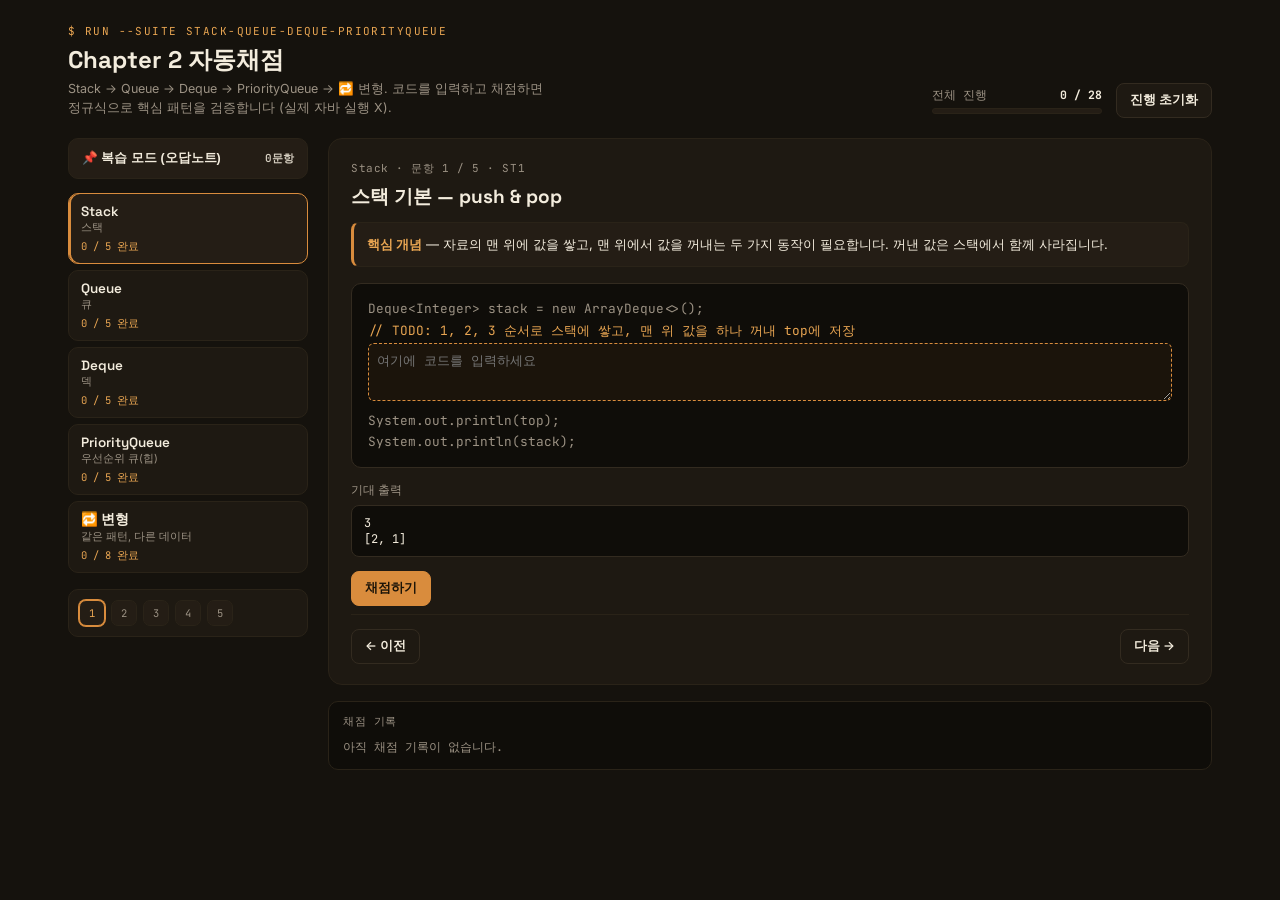
<file: ch3. 자바 스택+큐/java_스택큐덱힙_자동채점.html>
<!DOCTYPE html>
<html lang="ko">
<head>
<meta charset="UTF-8">
<meta name="viewport" content="width=device-width, initial-scale=1.0">
<title>Java 스택·큐·덱·힙 자동채점</title>
<link rel="preconnect" href="https://fonts.googleapis.com">
<link rel="preconnect" href="https://fonts.gstatic.com" crossorigin>
<link href="https://fonts.googleapis.com/css2?family=Space+Grotesk:wght@500;600;700&family=Inter:wght@400;500;600&family=JetBrains+Mono:wght@400;500;600&display=swap" rel="stylesheet">
<style>
  :root{
    --bg:#15120D;
    --surface:#1E1912;
    --surface2:#241D15;
    --code-bg:#0F0D09;
    --border:#332B20;
    --border-soft:#2A2318;
    --accent:#D98C3D;
    --accent-soft:#E8A552;
    --success:#6FD9A0;
    --fail:#E2604F;
    --text:#F3ECDD;
    --muted:#9C9284;
    --mono:'JetBrains Mono', ui-monospace, SFMono-Regular, monospace;
    --display:'Space Grotesk', sans-serif;
    --body:'Inter', sans-serif;
  }
  *{box-sizing:border-box;}
  html,body{margin:0;padding:0;}
  body{
    background:var(--bg);
    color:var(--text);
    font-family:var(--body);
    min-height:100vh;
  }
  #app{max-width:1180px;margin:0 auto;padding:24px 18px 56px;}

  /* ---------- topbar ---------- */
  .topbar{
    display:flex;justify-content:space-between;align-items:flex-end;
    gap:18px;flex-wrap:wrap;margin-bottom:20px;
  }
  .brand-eyebrow{
    font-family:var(--mono);font-size:11px;letter-spacing:.13em;
    color:var(--accent-soft);text-transform:uppercase;margin-bottom:6px;
  }
  .brand-title{font-family:var(--display);font-size:24px;font-weight:700;margin:0 0 4px;}
  .brand-sub{font-size:12.5px;color:var(--muted);max-width:480px;line-height:1.5;}
  .top-stats{display:flex;align-items:center;gap:14px;flex-wrap:wrap;}
  .progress-wrap{min-width:170px;}
  .progress-label{display:flex;justify-content:space-between;font-size:11.5px;color:var(--muted);margin-bottom:5px;font-family:var(--mono);}
  .progress-label b{color:var(--text);}
  .progress-track{height:6px;border-radius:4px;background:var(--surface2);overflow:hidden;border:1px solid var(--border-soft);}
  .progress-fill{height:100%;background:linear-gradient(90deg,var(--accent),var(--accent-soft));border-radius:4px;transition:width .35s ease;}
  .btn{
    font-family:var(--body);font-size:12.5px;font-weight:600;
    border-radius:8px;border:1px solid var(--border);
    background:var(--surface);color:var(--text);
    padding:8px 13px;cursor:pointer;transition:.15s;
  }
  .btn:hover{border-color:var(--accent);color:var(--accent-soft);}
  .btn:focus-visible{outline:2px solid var(--accent);outline-offset:2px;}
  .btn-accent{background:var(--accent);border-color:var(--accent);color:#1A1308;}
  .btn-accent:hover{background:var(--accent-soft);border-color:var(--accent-soft);color:#1A1308;}
  .btn-ghost{background:transparent;}
  .btn-review{
    width:100%;text-align:left;background:var(--surface2);
    border:1px solid var(--border-soft);border-radius:10px;
    padding:11px 13px;font-size:12.5px;font-weight:600;color:var(--text);
    cursor:pointer;margin-bottom:14px;display:flex;justify-content:space-between;align-items:center;gap:8px;
  }
  .btn-review:hover{border-color:var(--accent);}
  .btn-review.active{background:var(--accent);color:#1A1308;border-color:var(--accent);}
  .btn-review .count{font-family:var(--mono);font-size:11px;opacity:.85;}

  /* ---------- layout ---------- */
  .layout{display:flex;gap:20px;align-items:flex-start;flex-wrap:wrap;}
  .sidebar{width:240px;flex-shrink:0;}
  .content{flex:1;min-width:300px;display:flex;flex-direction:column;gap:16px;}

  .level-tabs{display:flex;flex-direction:column;gap:6px;margin-bottom:16px;}
  .level-tab{
    border:1px solid var(--border-soft);border-radius:10px;background:var(--surface);
    padding:9px 12px;cursor:pointer;transition:.15s;
  }
  .level-tab:hover{border-color:var(--accent);}
  .level-tab.active{background:var(--surface2);border-color:var(--accent);box-shadow:inset 2px 0 0 var(--accent);}
  .level-tab.disabled{opacity:.55;cursor:default;}
  .lt-name{font-family:var(--display);font-size:13.5px;font-weight:600;}
  .lt-sub{font-size:10.5px;color:var(--muted);margin-top:1px;}
  .lt-count{font-family:var(--mono);font-size:10.5px;color:var(--accent-soft);margin-top:4px;}

  .dot-grid{display:flex;flex-wrap:wrap;gap:6px;padding:10px;background:var(--surface);border:1px solid var(--border-soft);border-radius:10px;}
  .dot{
    width:26px;height:26px;border-radius:7px;display:flex;align-items:center;justify-content:center;
    font-family:var(--mono);font-size:10.5px;color:var(--muted);
    background:var(--surface2);border:1px solid var(--border-soft);cursor:pointer;transition:.12s;
  }
  .dot:hover{border-color:var(--accent);color:var(--text);}
  .dot.current{border-color:var(--accent);color:var(--accent-soft);box-shadow:0 0 0 1px var(--accent);}
  .dot.pass{background:rgba(111,217,160,0.14);color:var(--success);border-color:rgba(111,217,160,0.4);}
  .dot.fail{background:rgba(226,96,79,0.14);color:var(--fail);border-color:rgba(226,96,79,0.4);}

  .card{background:var(--surface);border:1px solid var(--border-soft);border-radius:14px;padding:22px 22px 20px;}
  .card-eyebrow{font-family:var(--mono);font-size:11px;color:var(--muted);letter-spacing:.05em;margin-bottom:8px;}
  .card-title{font-family:var(--display);font-size:19px;font-weight:700;margin:0 0 12px;}
  .concept{
    font-size:13px;line-height:1.65;background:var(--surface2);border:1px solid var(--border-soft);
    border-left:3px solid var(--accent);border-radius:8px;padding:11px 13px;margin-bottom:16px;color:var(--text);
  }
  .concept b{color:var(--accent-soft);}

  .codebox{
    background:var(--code-bg);border:1px solid var(--border);border-radius:10px;
    padding:14px 16px;font-family:var(--mono);font-size:12.8px;line-height:1.7;
    overflow-x:auto;margin-bottom:14px;
  }
  .cl{white-space:pre;}
  .cl.muted{color:var(--muted);}
  .cl.hint{color:var(--accent-soft);}
  .answer-area{
    width:100%;background:rgba(217,140,61,0.06);border:1px dashed var(--accent);border-radius:6px;
    color:var(--text);font-family:var(--mono);font-size:12.8px;line-height:1.7;
    padding:6px 8px;margin:2px 0;resize:vertical;min-height:34px;
  }
  .answer-area:focus{outline:none;border-color:var(--accent-soft);background:rgba(217,140,61,0.1);}
  .answer-area:focus-visible{outline:2px solid var(--accent);outline-offset:1px;}

  .expected{font-size:12px;color:var(--muted);margin-bottom:14px;}
  .expected pre{
    margin:6px 0 0;background:var(--code-bg);border:1px solid var(--border);border-radius:8px;
    padding:9px 12px;font-family:var(--mono);font-size:12px;color:var(--text);white-space:pre-wrap;
  }

  .actions{display:flex;align-items:center;gap:10px;flex-wrap:wrap;margin-bottom:8px;}
  .result-badge{font-family:var(--mono);font-size:12px;font-weight:600;padding:5px 10px;border-radius:6px;}
  .result-badge.pass{background:rgba(111,217,160,0.14);color:var(--success);}
  .result-badge.fail{background:rgba(226,96,79,0.14);color:var(--fail);}

  .nav-row{display:flex;justify-content:space-between;border-top:1px solid var(--border-soft);padding-top:14px;margin-top:6px;}

  .terminal{
    background:var(--code-bg);border:1px solid var(--border-soft);border-radius:10px;
    padding:12px 14px;font-family:var(--mono);font-size:11.5px;color:var(--muted);
    max-height:150px;overflow-y:auto;
  }
  .terminal-title{font-size:10.5px;letter-spacing:.08em;color:var(--muted);text-transform:uppercase;margin-bottom:8px;}
  .term-line{padding:2px 0;white-space:pre-wrap;}
  .term-line.pass{color:var(--success);}
  .term-line.fail{color:var(--fail);}

  .empty-review{
    background:var(--surface);border:1px solid var(--border-soft);border-radius:14px;
    padding:40px 24px;text-align:center;
  }
  .empty-review .big{font-family:var(--display);font-size:20px;font-weight:700;margin-bottom:8px;color:var(--accent-soft);}
  .empty-review p{color:var(--muted);font-size:13px;}

  @media (max-width:760px){
    .layout{flex-direction:column;}
    .sidebar{width:100%;}
  }
</style>
</head>
<body>
<div id="app"></div>

<script>
var QUESTIONS_DATA = {"levels": [{"id": 0, "name": "Stack", "sub": "스택"}, {"id": 1, "name": "Queue", "sub": "큐"}, {"id": 2, "name": "Deque", "sub": "덱"}, {"id": 3, "name": "PriorityQueue", "sub": "우선순위 큐(힙)"}, {"id": 4, "name": "🔁 변형", "sub": "같은 패턴, 다른 데이터"}], "questions": [{"id": "ST1", "level": 0, "title": "스택 기본 — push & pop", "concept": "자료의 맨 위에 값을 쌓고, 맨 위에서 값을 꺼내는 두 가지 동작이 필요합니다. 꺼낸 값은 스택에서 함께 사라집니다.", "before": "Deque<Integer> stack = new ArrayDeque<>();", "placeholder": "// TODO: 1, 2, 3 순서로 스택에 쌓고, 맨 위 값을 하나 꺼내 top에 저장", "after": "\nSystem.out.println(top);\nSystem.out.println(stack);", "expected": "3\n[2, 1]", "answer": "stack.push(1);\nstack.push(2);\nstack.push(3);\nint top = stack.pop();", "note": "ArrayDeque를 스택처럼 쓸 때는 push/pop 짝을 사용합니다. peek()와 달리 pop()은 꺼내면서 동시에 제거합니다.", "checks": [{"p": "push\\s*\\(\\s*1\\s*\\)"}, {"p": "push\\s*\\(\\s*2\\s*\\)"}, {"p": "push\\s*\\(\\s*3\\s*\\)"}, {"p": "pop\\s*\\(\\s*\\)"}]}, {"id": "ST2", "level": 0, "title": "괄호 짝 검사", "concept": "여는 괄호가 나오면 쌓아두고, 닫는 괄호가 나오면 지금 쌓여있는 것 중 가장 최근 것과 짝이 맞는지 확인한 뒤 함께 없앱니다. 문자열을 다 본 뒤에도 쌓인 게 남아있으면 짝이 맞지 않는 것입니다.", "before": "static boolean isValid(String s) {\n    Deque<Character> stack = new ArrayDeque<>();\n    for (char c : s.toCharArray()) {\n        if (c == '(' || c == '{' || c == '[') {", "placeholder": "            // TODO: 여는 괄호를 스택에 쌓기", "after": "        } else {\n            if (stack.isEmpty()) return false;\n            char open = stack.pop();\n            if (c == ')' && open != '(') return false;\n            if (c == '}' && open != '{') return false;\n            if (c == ']' && open != '[') return false;\n        }\n    }\n    return stack.isEmpty();\n}\n\nSystem.out.println(isValid(\"{[()]}\"));\nSystem.out.println(isValid(\"{[(])}\"));", "expected": "true\nfalse", "answer": "stack.push(c);", "note": "닫는 괄호 쪽 로직은 이미 작성돼 있습니다 — 스택에서 꺼낸 값(pop)이 지금 닫는 괄호와 짝이 맞는 여는 괄호인지 비교합니다.", "checks": [{"p": "push\\s*\\(\\s*c\\s*\\)"}]}, {"id": "ST3", "level": 0, "title": "후위표기법(postfix) 계산", "concept": "숫자가 나오면 쌓아두고, 연산자가 나오면 쌓여있는 것 중 최근 두 개를 꺼내 계산한 뒤 다시 쌓습니다. 먼저 꺼낸 값(b)이 오른쪽, 나중에 꺼낸 값(a)이 왼쪽 피연산자가 되도록 순서에 주의하세요.", "before": "String[] tokens = {\"4\", \"13\", \"5\", \"/\", \"+\"};\nDeque<Integer> stack = new ArrayDeque<>();\nfor (String t : tokens) {\n    if (t.equals(\"+\") || t.equals(\"-\") || t.equals(\"*\") || t.equals(\"/\")) {\n        int b = stack.pop();\n        int a = stack.pop();", "placeholder": "        // TODO: 연산자 t에 맞게 a와 b를 계산해서 다시 스택에 쌓기", "after": "    } else {\n        stack.push(Integer.parseInt(t));\n    }\n}\nSystem.out.println(stack.peek());", "expected": "6", "answer": "int result = 0;\nswitch (t) {\n    case \"+\": result = a + b; break;\n    case \"-\": result = a - b; break;\n    case \"*\": result = a * b; break;\n    case \"/\": result = a / b; break;\n}\nstack.push(result);", "note": "4, 13, 5가 차례로 쌓인 뒤 '/'를 만나면 먼저 꺼낸 5가 b(나중에 들어온 값), 다음에 꺼낸 13이 a가 되어 13/5=2가 됩니다. 그다음 '+'에서 2와 4를 더해 6이 됩니다.", "checks": [{"p": "a\\s*\\+\\s*b"}, {"p": "a\\s*-\\s*b"}, {"p": "a\\s*\\*\\s*b"}, {"p": "a\\s*/\\s*b"}, {"p": "push\\s*\\("}]}, {"id": "ST4", "level": 0, "title": "비어있는지 확인 후 꺼내기", "concept": "꺼내기 전에 스택이 비어있는지 먼저 확인해야 안전합니다. 비어있는 스택에서 그냥 꺼내려고 하면 예외가 발생합니다. '비어있나?'를 묻는 메서드를 먼저 호출하세요.", "before": "Deque<Integer> stack = new ArrayDeque<>();\nint result;", "placeholder": "// TODO: 스택이 비어있으면 result = -1, 아니면 스택에서 하나 꺼내 result에 저장", "after": "\nSystem.out.println(result);", "expected": "-1", "answer": "if (stack.isEmpty()) {\n    result = -1;\n} else {\n    result = stack.pop();\n}", "note": "isEmpty()로 먼저 확인하는 습관을 들이면 NoSuchElementException을 피할 수 있습니다. 참고로 poll()/pollFirst() 계열은 비어있어도 예외 대신 null을 반환합니다 — pop()과의 차이입니다.", "checks": [{"p": "isEmpty\\s*\\(\\s*\\)"}, {"p": "result\\s*=\\s*-1"}, {"p": "pop\\s*\\(\\s*\\)"}]}, {"id": "ST5", "level": 0, "title": "스택으로 문자열 뒤집기", "concept": "한 글자씩 순서대로 쌓았다가, 다시 하나씩 꺼내 이어붙이면 순서가 자연스럽게 반대로 됩니다.", "before": "String word = \"stack\";\nDeque<Character> stack = new ArrayDeque<>();\nfor (char c : word.toCharArray()) {\n    stack.push(c);\n}\nStringBuilder sb = new StringBuilder();\nwhile (!stack.isEmpty()) {", "placeholder": "    // TODO: 스택에서 한 글자 꺼내 sb에 이어붙이기", "after": "}\nSystem.out.println(sb.toString());", "expected": "kcats", "answer": "sb.append(stack.pop());", "note": "StringBuilder.append()는 인자를 바로 받아 이어붙일 수 있어서, pop()의 반환값을 변수에 따로 담지 않고 바로 넘겨도 됩니다.", "checks": [{"p": "append\\s*\\(\\s*stack\\.pop\\s*\\(\\s*\\)\\s*\\)"}]}, {"id": "QU1", "level": 1, "title": "큐 기본 — offer & poll", "concept": "Queue는 인터페이스라 직접 객체를 만들 수 없고, LinkedList나 ArrayDeque로 구현체를 만들어야 합니다. 맨 뒤에 넣는 동작과 맨 앞에서 꺼내는 동작, 두 가지가 필요합니다.", "before": "Queue<Integer> queue = new LinkedList<>();", "placeholder": "// TODO: 1, 2, 3 순서로 큐에 넣고, 맨 앞 값을 하나 꺼내 first에 저장", "after": "\nSystem.out.println(first);\nSystem.out.println(queue);", "expected": "1\n[2, 3]", "answer": "queue.offer(1);\nqueue.offer(2);\nqueue.offer(3);\nint first = queue.poll();", "note": "offer는 맨 뒤에 추가, poll은 맨 앞에서 꺼내 FIFO(선입선출) 순서를 만듭니다. add/remove도 같은 역할을 하지만 실패 시 예외를 던지는 차이가 있어 offer/poll이 더 안전합니다.", "checks": [{"p": "offer\\s*\\(\\s*1\\s*\\)"}, {"p": "offer\\s*\\(\\s*2\\s*\\)"}, {"p": "offer\\s*\\(\\s*3\\s*\\)"}, {"p": "poll\\s*\\(\\s*\\)"}]}, {"id": "QU2", "level": 1, "title": "BFS — 방문 처리는 언제?", "concept": "이웃 노드를 큐에 '넣을 때' 방문 표시를 해야 같은 노드가 큐에 중복으로 쌓이는 걸 막을 수 있습니다. 꺼낸 뒤에 표시하면 한 노드가 여러 번 큐에 들어갈 수 있습니다.", "before": "int[][] graph = {{1,2},{0,3},{0,3},{1,2}};\nboolean[] visited = new boolean[4];\nQueue<Integer> queue = new LinkedList<>();\nqueue.offer(0);\nvisited[0] = true;\nList<Integer> order = new ArrayList<>();\nwhile (!queue.isEmpty()) {\n    int cur = queue.poll();\n    order.add(cur);\n    for (int next : graph[cur]) {\n        if (!visited[next]) {", "placeholder": "            // TODO: next를 방문 처리하고 큐에 넣기", "after": "        }\n    }\n}\nSystem.out.println(order);", "expected": "[0, 1, 2, 3]", "answer": "visited[next] = true;\nqueue.offer(next);", "note": "꺼낼 때 방문 처리하면 같은 노드가 여러 경로를 통해 먼저 큐에 들어가버려 중복 방문이 생길 수 있습니다. '큐에 넣기 전에' 방문 처리하는 것이 BFS의 표준 패턴입니다.", "checks": [{"p": "visited\\s*\\[\\s*next\\s*\\]\\s*=\\s*true"}, {"p": "offer\\s*\\(\\s*next\\s*\\)"}]}, {"id": "QU3", "level": 1, "title": "큐가 빌 때까지 처리하기", "concept": "큐에 더 이상 꺼낼 게 없는지 확인하는 조건이 while문에 들어가야 합니다. 비어있다고 판단하는 메서드를 떠올려보세요.", "before": "Queue<Integer> queue = new LinkedList<>(Arrays.asList(10, 20, 30));\nint sum = 0;", "placeholder": "// TODO: 큐가 빌 때까지 반복하면서 sum에 모두 더하기", "after": "\nSystem.out.println(sum);", "expected": "60", "answer": "while (!queue.isEmpty()) {\n    sum += queue.poll();\n}", "note": "isEmpty()는 size() == 0과 동일하지만 의도가 더 분명히 드러납니다.", "checks": [{"p": "isEmpty\\s*\\(\\s*\\)"}, {"p": "poll\\s*\\(\\s*\\)"}, {"p": "sum\\s*\\+="}]}, {"id": "QU4", "level": 1, "title": "Queue 타입 선언, 구현체는?", "concept": "ArrayDeque는 Queue 인터페이스와 Deque 인터페이스를 동시에 구현하고 있어서, 둘 중 어느 타입의 변수에도 담을 수 있습니다. LinkedList보다 일반적으로 더 빠릅니다.", "before": "Queue<Integer> q;", "placeholder": "// TODO: ArrayDeque로 q를 생성하고, 1과 2를 순서대로 넣기", "after": "\nSystem.out.println(q);", "expected": "[1, 2]", "answer": "q = new ArrayDeque<>();\nq.offer(1);\nq.offer(2);", "note": "Queue<Integer> q = new ArrayDeque<>();처럼 인터페이스 타입으로 선언하고 구현체는 ArrayDeque를 쓰는 게 LinkedList보다 권장되는 방식입니다 (메모리 지역성이 더 좋음).", "checks": [{"p": "new\\s+ArrayDeque\\s*<"}, {"p": "offer\\s*\\(\\s*1\\s*\\)"}, {"p": "offer\\s*\\(\\s*2\\s*\\)"}]}, {"id": "QU5", "level": 1, "title": "BFS로 레벨(깊이)별 묶어서 탐색하기", "concept": "한 바퀴(레벨)를 처리하기 전에, 지금 큐에 쌓여있는 개수를 미리 변수에 저장해두고 그 개수만큼만 반복하면 레벨 단위로 끊어 처리할 수 있습니다. 큐 크기를 묻는 메서드가 필요합니다.", "before": "int[][] graph = {{1,2},{0,3,4},{0},{1},{1}};\nboolean[] visited = new boolean[5];\nQueue<Integer> queue = new LinkedList<>();\nqueue.offer(0);\nvisited[0] = true;\nint depth = 0;\nwhile (!queue.isEmpty()) {", "placeholder": "    // TODO: 현재 큐에 쌓여있는 노드 개수를 levelSize에 저장", "after": "    for (int i = 0; i < levelSize; i++) {\n        int cur = queue.poll();\n        for (int next : graph[cur]) {\n            if (!visited[next]) {\n                visited[next] = true;\n                queue.offer(next);\n            }\n        }\n    }\n    depth++;\n}\nSystem.out.println(depth);", "expected": "3", "answer": "int levelSize = queue.size();", "note": "levelSize를 미리 변수에 고정해두지 않고 for(i < queue.size(); ...)처럼 매번 다시 평가하면, 반복 중간에 새로 추가된 다음 레벨 노드까지 같은 레벨로 잘못 처리됩니다.", "checks": [{"p": "levelSize\\s*=\\s*queue\\.size\\s*\\(\\s*\\)"}]}, {"id": "DQ1", "level": 2, "title": "덱 기본 — 양쪽 끝 추가/제거", "concept": "덱은 양쪽 끝에서 모두 추가·제거가 가능합니다. 이번엔 뒤에 추가하는 동작 두 번과, 앞에 추가하는 동작, 앞에서 제거하는 동작을 사용해보세요.", "before": "Deque<Integer> deque = new ArrayDeque<>();", "placeholder": "// TODO: 뒤에 1 추가 → 뒤에 2 추가 → 앞에 0 추가 → 앞에서 하나 꺼내 first에 저장", "after": "\nSystem.out.println(first);\nSystem.out.println(deque);", "expected": "0\n[1, 2]", "answer": "deque.addLast(1);\ndeque.addLast(2);\ndeque.addFirst(0);\nint first = deque.pollFirst();", "note": "addFirst/addLast/pollFirst/pollLast 네 가지만 정확히 구분하면 덱의 절반은 익힌 것입니다. 나머지 절반(peekFirst/peekLast 등)은 제거 없이 보기만 하는 버전입니다.", "checks": [{"p": "addLast\\s*\\(\\s*1\\s*\\)"}, {"p": "addLast\\s*\\(\\s*2\\s*\\)"}, {"p": "addFirst\\s*\\(\\s*0\\s*\\)"}, {"p": "pollFirst\\s*\\(\\s*\\)"}]}, {"id": "DQ2", "level": 2, "title": "덱으로 회문(palindrome) 검사하기", "concept": "양쪽 끝에서 동시에 하나씩 꺼내 비교하면 됩니다. 한쪽은 앞에서, 한쪽은 뒤에서 꺼낼 수 있는 자료구조가 필요합니다.", "before": "static boolean isPalindrome(String s) {\n    Deque<Character> deque = new ArrayDeque<>();\n    for (char c : s.toCharArray()) {\n        deque.addLast(c);\n    }\n    while (deque.size() > 1) {", "placeholder": "        // TODO: 앞에서 하나, 뒤에서 하나를 꺼내 다르면 false 반환", "after": "    }\n    return true;\n}\n\nSystem.out.println(isPalindrome(\"level\"));\nSystem.out.println(isPalindrome(\"queue\"));", "expected": "true\nfalse", "answer": "char front = deque.pollFirst();\nchar back = deque.pollLast();\nif (front != back) return false;", "note": "pollFirst와 pollLast를 매 반복마다 하나씩 꺼내면 가운데로 좁혀 들어가면서 비교할 수 있습니다. size()가 1 이하가 되면(글자 수가 홀수라 가운데 글자 하나 남는 경우 포함) 더 비교할 필요가 없습니다.", "checks": [{"p": "pollFirst\\s*\\(\\s*\\)"}, {"p": "pollLast\\s*\\(\\s*\\)"}, {"p": "!="}]}, {"id": "DQ3", "level": 2, "title": "슬라이딩 윈도우 최솟값 (모노토닉 덱)", "concept": "새 값이 들어올 때, 덱의 맨 뒤에서부터 새 값보다 크거나 같은 값들을 먼저 빼낸 뒤에 새 값을 뒤에 넣으면, 덱의 맨 앞이 항상 지금 창(window) 안에서 가장 작은 값의 인덱스가 됩니다.", "before": "int[] nums = {4, 2, 5, 1, 3};\nint k = 3;\nDeque<Integer> deque = new ArrayDeque<>(); // 인덱스를 저장\nList<Integer> result = new ArrayList<>();\n\nfor (int i = 0; i < nums.length; i++) {\n    if (!deque.isEmpty() && deque.peekFirst() <= i - k) {\n        deque.pollFirst();\n    }", "placeholder": "    // TODO: 덱 뒤쪽에서 nums[i]보다 크거나 같은 값들을 빼낸 뒤, 인덱스 i를 뒤에 추가", "after": "    if (i >= k - 1) {\n        result.add(nums[deque.peekFirst()]);\n    }\n}\nSystem.out.println(result);", "expected": "[2, 1, 1]", "answer": "while (!deque.isEmpty() && nums[deque.peekLast()] >= nums[i]) {\n    deque.pollLast();\n}\ndeque.addLast(i);", "note": "이렇게 만들어진 덱은 항상 '앞에서 뒤로 갈수록 값이 커지는' 상태(모노토닉)를 유지합니다. 그래서 맨 앞 인덱스의 값이 곧 현재 창의 최솟값이 됩니다.", "checks": [{"p": "peekLast\\s*\\(\\s*\\)"}, {"p": "pollLast\\s*\\(\\s*\\)"}, {"p": "addLast\\s*\\(\\s*i\\s*\\)"}]}, {"id": "DQ4", "level": 2, "title": "같은 덱, 다른 추가 방향", "concept": "push()는 맨 앞에, offer()는 맨 뒤에 새 값을 추가합니다. 같은 값을 넣어도 어느 메서드를 쓰느냐에 따라 최종 순서가 달라집니다.", "before": "Deque<Integer> stackStyle = new ArrayDeque<>(Arrays.asList(1, 2, 3));\nDeque<Integer> queueStyle = new ArrayDeque<>(Arrays.asList(1, 2, 3));", "placeholder": "// TODO: stackStyle엔 push(9)로, queueStyle엔 offer(9)로 9를 추가", "after": "\nSystem.out.println(stackStyle);\nSystem.out.println(queueStyle);", "expected": "[9, 1, 2, 3]\n[1, 2, 3, 9]", "answer": "stackStyle.push(9);\nqueueStyle.offer(9);", "note": "push()는 addFirst()와 동일해 맨 앞에 쌓이고, offer()는 addLast()와 동일해 맨 뒤에 쌓입니다. 같은 ArrayDeque 타입이라도 호출하는 메서드 이름이 곧 그 자료구조의 '역할'을 결정합니다.", "checks": [{"p": "push\\s*\\(\\s*9\\s*\\)"}, {"p": "offer\\s*\\(\\s*9\\s*\\)"}]}, {"id": "DQ5", "level": 2, "title": "Deque 정렬하기 (변환 후 재구성)", "concept": "Deque 자체에는 정렬 메서드가 없습니다. 다른 자료구조로 옮겨서 정렬한 뒤, 다시 덱에 채워 넣어야 합니다.", "before": "Deque<Integer> deque = new ArrayDeque<>(Arrays.asList(3, 1, 4, 1, 5));", "placeholder": "// TODO: deque를 정렬된 상태로 만들기 (List로 옮겨 정렬한 뒤 다시 deque에 채우기)", "after": "\nSystem.out.println(deque);", "expected": "[1, 1, 3, 4, 5]", "answer": "List<Integer> list = new ArrayList<>(deque);\nCollections.sort(list);\ndeque = new ArrayDeque<>(list);", "note": "직접 정렬이 필요한 일이 잦다면 처음부터 ArrayDeque 대신 TreeSet이나 PriorityQueue를 고려하는 게 낫습니다.", "checks": [{"p": "Collections\\.sort"}, {"p": "new\\s+ArrayList\\s*<.*?>\\s*\\(\\s*deque\\s*\\)"}, {"p": "new\\s+ArrayDeque\\s*<.*?>\\s*\\(\\s*list\\s*\\)"}]}, {"id": "PQ1", "level": 3, "title": "우선순위 큐 기본 — 최소 힙", "concept": "기본 생성자로 만들면 항상 가장 작은 값이 맨 앞으로 옵니다. 추가하는 메서드와 맨 앞 값을 꺼내는 메서드가 필요합니다.", "before": "PriorityQueue<Integer> pq = new PriorityQueue<>();", "placeholder": "// TODO: 5, 1, 3을 순서대로 추가하고, 가장 작은 값을 하나 꺼내 min에 저장", "after": "\nSystem.out.println(min);\nSystem.out.println(pq);", "expected": "1\n[3, 5]", "answer": "pq.offer(5);\npq.offer(1);\npq.offer(3);\nint min = pq.poll();", "note": "PriorityQueue를 그냥 출력하면 정렬된 순서가 아니라 내부 힙 배열 순서로 나옵니다 — 진짜 정렬된 순서를 보려면 poll()을 반복해서 하나씩 꺼내야 합니다.", "checks": [{"p": "offer\\s*\\(\\s*5\\s*\\)"}, {"p": "offer\\s*\\(\\s*1\\s*\\)"}, {"p": "offer\\s*\\(\\s*3\\s*\\)"}, {"p": "poll\\s*\\(\\s*\\)"}]}, {"id": "PQ2", "level": 3, "title": "최대 힙 만들기", "concept": "생성자에 비교 기준을 거꾸로 뒤집어주는 방법이 있습니다 (java.util.Collections의 유틸리티 메서드를 활용).", "before": "", "placeholder": "// TODO: 가장 큰 값이 먼저 나오도록 PriorityQueue를 생성", "after": "maxHeap.offer(3);\nmaxHeap.offer(7);\nmaxHeap.offer(1);\nSystem.out.println(maxHeap.poll());", "expected": "7", "answer": "PriorityQueue<Integer> maxHeap = new PriorityQueue<>(Collections.reverseOrder());", "note": "Collections.reverseOrder()는 기본 오름차순 비교 결과를 뒤집은 Comparator를 만들어줍니다. 직접 (a, b) -> b - a 같은 람다를 넣어도 동일하게 동작합니다.", "checks": [{"p": "new\\s+PriorityQueue\\s*<.*?>\\s*\\(\\s*Collections\\.reverseOrder\\s*\\(\\s*\\)\\s*\\)"}]}, {"id": "PQ3", "level": 3, "title": "객체를 우선순위 큐에 — Comparator 지정", "concept": "기본 타입이 아닌 직접 만든 클래스는 '무엇을 기준으로 비교할지'를 알려주지 않으면 우선순위 큐에 넣을 수 없습니다. 두 객체를 받아 비교 결과를 돌려주는 함수를 비교 기준으로 전달하세요.", "before": "class Person {\n    String name;\n    int age;\n    Person(String name, int age) { this.name = name; this.age = age; }\n}\n\nPriorityQueue<Person> pq = new PriorityQueue<>(", "placeholder": "    // TODO: 나이(age)가 어린 사람이 먼저 나오도록 비교 기준 전달", "after": ");\npq.offer(new Person(\"Kim\", 30));\npq.offer(new Person(\"Lee\", 20));\npq.offer(new Person(\"Park\", 25));\nSystem.out.println(pq.poll().name);", "expected": "Lee", "answer": "(a, b) -> a.age - b.age", "note": "a.age - b.age가 음수면 a가 더 작다(=먼저 나온다)는 뜻으로 해석됩니다. Comparator.comparingInt(p -> p.age)로 써도 동일합니다.", "checks": [{"p": "a\\.age\\s*-\\s*b\\.age"}, {"p": "->"}]}, {"id": "PQ4", "level": 3, "title": "K번째 큰 값 구하기", "concept": "최소 힙의 크기를 K로 유지하면서, 새 값을 넣은 뒤 크기가 K를 넘으면 가장 작은 값을 빼버리세요. 그러면 끝까지 힙에 K개 큰 값만 남고, 맨 위가 K번째로 큰 값이 됩니다.", "before": "int[] nums = {3, 2, 1, 5, 6, 4};\nint k = 2;\nPriorityQueue<Integer> pq = new PriorityQueue<>();\nfor (int n : nums) {\n    pq.offer(n);", "placeholder": "    // TODO: 힙 크기가 k를 넘으면 가장 작은 값을 제거", "after": "}\nSystem.out.println(pq.peek());", "expected": "5", "answer": "if (pq.size() > k) {\n    pq.poll();\n}", "note": "힙의 크기를 항상 K 이하로 유지하면 가장 작은 값들이 자동으로 걸러져, 맨 위(peek)가 K번째로 큰 값이 됩니다. 전체를 정렬하는 것보다 효율적입니다.", "checks": [{"p": "size\\s*\\(\\s*\\)\\s*>\\s*k"}, {"p": "poll\\s*\\(\\s*\\)"}]}, {"id": "PQ5", "level": 3, "title": "다익스트라 기초 — 거리 기준 정렬", "concept": "거리와 노드 번호를 함께 담아 큐에 넣어야 하므로, 배열로 묶어서 사용합니다. 큐에서 꺼낼 때 거리가 가장 짧은 것부터 나오도록 비교 기준을 지정하세요.", "before": "// {node, distance} 형태의 int[]를 담는 우선순위 큐\nPriorityQueue<int[]> pq = new PriorityQueue<>(", "placeholder": "    // TODO: distance(인덱스 1번 값)가 작은 것이 먼저 나오도록 비교 기준 전달", "after": ");\npq.offer(new int[]{1, 7});\npq.offer(new int[]{2, 3});\npq.offer(new int[]{3, 5});\n\nint[] nearest = pq.poll();\nSystem.out.println(nearest[0] + \" \" + nearest[1]);", "expected": "2 3", "answer": "(a, b) -> a[1] - b[1]", "note": "다익스트라에서는 '아직 처리 안 한 노드 중 거리가 가장 짧은 노드'를 매번 꺼내야 해서, 이렇게 거리 기준으로 정렬되는 우선순위 큐가 핵심 도구로 쓰입니다.", "checks": [{"p": "a\\[\\s*1\\s*\\]\\s*-\\s*b\\[\\s*1\\s*\\]"}, {"p": "->"}]}, {"id": "V1", "level": 4, "title": "🔁 변형 — 괄호 짝 검사 (다른 입력)", "concept": "여는 괄호는 쌓아두고, 닫는 괄호가 나오면 스택 맨 위와 짝을 비교합니다. ST2와 같은 패턴, 다른 문자열입니다.", "before": "static boolean isValid(String s) {\n    Deque<Character> stack = new ArrayDeque<>();\n    for (char c : s.toCharArray()) {\n        if (c == '(' || c == '{' || c == '[') {", "placeholder": "            // TODO: 여는 괄호를 스택에 쌓기", "after": "        } else {\n            if (stack.isEmpty()) return false;\n            char open = stack.pop();\n            if (c == ')' && open != '(') return false;\n            if (c == '}' && open != '{') return false;\n            if (c == ']' && open != '[') return false;\n        }\n    }\n    return stack.isEmpty();\n}\n\nSystem.out.println(isValid(\"([{}])\"));\nSystem.out.println(isValid(\"([)]\"));", "expected": "true\nfalse", "answer": "stack.push(c);", "note": "ST2와 정답 코드는 완전히 동일합니다. 입력 문자열만 바뀌었을 뿐, 괄호 검사 로직 자체는 변하지 않는다는 걸 확인하는 문제입니다.", "checks": [{"p": "push\\s*\\(\\s*c\\s*\\)"}]}, {"id": "V2", "level": 4, "title": "🔁 변형 — BFS 방문 처리 (다른 그래프)", "concept": "이웃을 큐에 넣을 때 방문 표시를 하는 패턴은 QU2와 동일합니다. 이번엔 그래프 모양이 다릅니다.", "before": "int[][] graph = {{1,2,3},{0},{0},{0,4},{3}};\nboolean[] visited = new boolean[5];\nQueue<Integer> queue = new LinkedList<>();\nqueue.offer(0);\nvisited[0] = true;\nList<Integer> order = new ArrayList<>();\nwhile (!queue.isEmpty()) {\n    int cur = queue.poll();\n    order.add(cur);\n    for (int next : graph[cur]) {\n        if (!visited[next]) {", "placeholder": "            // TODO: next를 방문 처리하고 큐에 넣기", "after": "        }\n    }\n}\nSystem.out.println(order);", "expected": "[0, 1, 2, 3, 4]", "answer": "visited[next] = true;\nqueue.offer(next);", "note": "그래프 모양이 달라져도 '큐에 넣기 전에 방문 처리' 원칙은 그대로입니다.", "checks": [{"p": "visited\\s*\\[\\s*next\\s*\\]\\s*=\\s*true"}, {"p": "offer\\s*\\(\\s*next\\s*\\)"}]}, {"id": "V3", "level": 4, "title": "🔁 변형 — 슬라이딩 윈도우 최댓값", "concept": "이번엔 최솟값이 아니라 최댓값입니다. 모노토닉 덱 패턴은 같지만, 빼내는 조건의 부등호 방향이 DQ3과 반대로 바뀝니다.", "before": "int[] nums = {1, 3, -1, -3, 5, 3};\nint k = 3;\nDeque<Integer> deque = new ArrayDeque<>();\nList<Integer> result = new ArrayList<>();\n\nfor (int i = 0; i < nums.length; i++) {\n    if (!deque.isEmpty() && deque.peekFirst() <= i - k) {\n        deque.pollFirst();\n    }", "placeholder": "    // TODO: 덱 뒤쪽에서 nums[i]보다 작거나 같은 값들을 빼낸 뒤, 인덱스 i를 뒤에 추가", "after": "    if (i >= k - 1) {\n        result.add(nums[deque.peekFirst()]);\n    }\n}\nSystem.out.println(result);", "expected": "[3, 3, 5, 5]", "answer": "while (!deque.isEmpty() && nums[deque.peekLast()] <= nums[i]) {\n    deque.pollLast();\n}\ndeque.addLast(i);", "note": "최댓값을 구할 때는 덱에 큰 값이 작은 값보다 먼저 남아있어야 하므로, 새 값보다 작거나 같은 값들을 뒤에서 미리 제거합니다. 최솟값 버전(DQ3)과 부등호만 반대입니다.", "checks": [{"p": "peekLast\\s*\\(\\s*\\)"}, {"p": "pollLast\\s*\\(\\s*\\)"}, {"p": "addLast\\s*\\(\\s*i\\s*\\)"}, {"p": "<="}]}, {"id": "V4", "level": 4, "title": "🔁 변형 — K번째 작은 값 구하기", "concept": "이번엔 K번째로 작은 값입니다. PQ4와 반대로, 최대 힙을 K 크기로 유지하면 맨 위가 K번째로 작은 값이 됩니다.", "before": "int[] nums = {7, 10, 4, 3, 20, 15};\nint k = 3;\nPriorityQueue<Integer> pq = new PriorityQueue<>(Collections.reverseOrder());\nfor (int n : nums) {\n    pq.offer(n);", "placeholder": "    // TODO: 힙 크기가 k를 넘으면 가장 큰 값을 제거", "after": "}\nSystem.out.println(pq.peek());", "expected": "7", "answer": "if (pq.size() > k) {\n    pq.poll();\n}", "note": "최댓값을 K개 유지하면 가장 큰 값들이 계속 걸러져 나가고, 작은 값 K개만 남습니다. 그중 가장 큰 값(=힙의 top)이 K번째로 작은 값이 됩니다 — PQ4와 정반대 방향의 힙을 쓴다는 점에 주의하세요.", "checks": [{"p": "size\\s*\\(\\s*\\)\\s*>\\s*k"}, {"p": "poll\\s*\\(\\s*\\)"}]}, {"id": "V5", "level": 4, "title": "🔁 변형 — 객체 정렬 기준 바꾸기", "concept": "이번엔 나이가 아니라 이름 순서로 비교해야 합니다. 문자열끼리는 직접 뺄셈을 할 수 없으니 문자열 비교 메서드를 사용하세요.", "before": "class Person {\n    String name;\n    int age;\n    Person(String name, int age) { this.name = name; this.age = age; }\n}\n\nPriorityQueue<Person> pq = new PriorityQueue<>(", "placeholder": "    // TODO: 이름(name)을 사전순으로 비교해서 먼저 나오도록 비교 기준 전달", "after": ");\npq.offer(new Person(\"Park\", 25));\npq.offer(new Person(\"Kim\", 30));\npq.offer(new Person(\"Lee\", 20));\nSystem.out.println(pq.poll().name);", "expected": "Kim", "answer": "(a, b) -> a.name.compareTo(b.name)", "note": "문자열은 정수가 아니라서 a - b처럼 뺄 수 없습니다. compareTo()가 사전순으로 비교한 결과를 음수/0/양수로 돌려줍니다.", "checks": [{"p": "a\\.name\\.compareTo\\s*\\(\\s*b\\.name\\s*\\)"}, {"p": "->"}]}, {"id": "V6", "level": 4, "title": "🔁 변형 — 다익스트라 (다른 거리 데이터)", "concept": "PQ5와 같은 패턴인데, 이번엔 노드와 거리가 다른 값으로 들어옵니다. 거리(두 번째 값) 기준으로 작은 게 먼저 나오게 합니다.", "before": "PriorityQueue<int[]> pq = new PriorityQueue<>(", "placeholder": "    // TODO: distance(인덱스 1번 값)가 작은 것이 먼저 나오도록 비교 기준 전달", "after": ");\npq.offer(new int[]{1, 12});\npq.offer(new int[]{2, 4});\npq.offer(new int[]{3, 9});\npq.offer(new int[]{4, 4});\n\nint[] nearest = pq.poll();\nSystem.out.println(nearest[0] + \" \" + nearest[1]);", "expected": "2 4", "answer": "(a, b) -> a[1] - b[1]", "note": "거리가 같은 노드가 여러 개 있을 수 있는데, 우선순위 큐는 그중 어떤 걸 먼저 꺼낼지 보장하지 않습니다(동점 처리 순서는 구현에 따라 다름). 다익스트라 자체는 거리만 정확하면 결과에 영향이 없습니다.", "checks": [{"p": "a\\[\\s*1\\s*\\]\\s*-\\s*b\\[\\s*1\\s*\\]"}, {"p": "->"}]}, {"id": "V7", "level": 4, "title": "🔁 변형 — 회문 검사 (다른 문자열)", "concept": "DQ2와 같은 패턴, 다른 입력입니다. 양쪽 끝에서 하나씩 꺼내 비교하는 흐름은 동일합니다.", "before": "static boolean isPalindrome(String s) {\n    Deque<Character> deque = new ArrayDeque<>();\n    for (char c : s.toCharArray()) {\n        deque.addLast(c);\n    }\n    while (deque.size() > 1) {", "placeholder": "        // TODO: 앞에서 하나, 뒤에서 하나를 꺼내 다르면 false 반환", "after": "    }\n    return true;\n}\n\nSystem.out.println(isPalindrome(\"racecar\"));\nSystem.out.println(isPalindrome(\"stack\"));", "expected": "true\nfalse", "answer": "char front = deque.pollFirst();\nchar back = deque.pollLast();\nif (front != back) return false;", "note": "DQ2와 정답 코드는 완전히 동일합니다 — 입력 문자열만 바뀌었습니다.", "checks": [{"p": "pollFirst\\s*\\(\\s*\\)"}, {"p": "pollLast\\s*\\(\\s*\\)"}, {"p": "!="}]}, {"id": "V8", "level": 4, "title": "🔁 변형 — 최대 힙으로 가장 큰 두 값의 합 구하기", "concept": "최대 힙을 만들면 가장 큰 값부터 순서대로 꺼낼 수 있습니다. 두 번 꺼내서 더하면 가장 큰 두 값의 합이 됩니다.", "before": "int[] nums = {4, 8, 2, 10, 6};\nPriorityQueue<Integer> maxHeap = new PriorityQueue<>(Collections.reverseOrder());\nfor (int n : nums) {\n    maxHeap.offer(n);\n}", "placeholder": "// TODO: 가장 큰 값 두 개를 꺼내 합을 sum에 저장", "after": "\nSystem.out.println(sum);", "expected": "18", "answer": "int sum = maxHeap.poll() + maxHeap.poll();", "note": "poll()을 두 번 호출하면 매번 '지금 남아있는 것 중 가장 큰 값'이 차례로 나옵니다 — 첫 번째 poll() 결과가 두 번째 poll() 호출에 영향을 줍니다(이미 그 값은 빠지고 없으니까요).", "checks": [{"p": "poll\\s*\\(\\s*\\)", "n": 2}, {"p": "\\+"}]}]};
var LEVELS = QUESTIONS_DATA.levels;
var QUESTIONS = QUESTIONS_DATA.questions;
var STORAGE_KEY = 'ch2-stack-queue-deque-pq-state';

var state = {
  level: 0,
  index: 0,
  reviewMode: false,
  progress: {},   // { qid: 'pass' | 'fail' }
  inputs: {},     // { qid: '학생이 입력한 코드' }
  log: []         // [{id, status, time}]
};

function esc(s){
  return String(s).replace(/&/g,'&amp;').replace(/</g,'&lt;').replace(/>/g,'&gt;').replace(/"/g,'&quot;');
}

function questionsOfLevel(lv){
  return QUESTIONS.filter(function(q){ return q.level === lv; });
}

function failedQuestions(){
  return QUESTIONS.filter(function(q){ return state.progress[q.id] === 'fail'; });
}

function activeQuestionList(){
  return state.reviewMode ? failedQuestions() : questionsOfLevel(state.level);
}

function totalPassed(){
  return QUESTIONS.filter(function(q){ return state.progress[q.id] === 'pass'; }).length;
}

function levelPassed(lv){
  return questionsOfLevel(lv).filter(function(q){ return state.progress[q.id] === 'pass'; }).length;
}

/* ---------------- storage ---------------- */

async function loadState(){
  try{
    var res = await window.storage.get(STORAGE_KEY, false);
    if(res && res.value){
      var saved = JSON.parse(res.value);
      state.progress = saved.progress || {};
      state.inputs = saved.inputs || {};
    }
  }catch(e){
    /* 저장된 값 없음 - 최초 실행 */
  }
}

async function saveState(){
  try{
    await window.storage.set(STORAGE_KEY, JSON.stringify({progress: state.progress, inputs: state.inputs}), false);
  }catch(e){
    console.error('저장 실패', e);
  }
}

/* ---------------- grading ---------------- */

function checkAnswer(q, code){
  return q.checks.every(function(chk){
    var re;
    try{ re = new RegExp(chk.p, 'g'); }catch(e){ return false; }
    var matches = code.match(re);
    var count = matches ? matches.length : 0;
    return count >= (chk.n || 1);
  });
}

function captureCurrentInput(){
  var ta = document.getElementById('answer-input');
  if(ta){
    var list = activeQuestionList();
    var q = list[state.index];
    if(q) state.inputs[q.id] = ta.value;
  }
}

/* ---------------- render ---------------- */

function render(){
  var levelQs = activeQuestionList();
  if(state.reviewMode && levelQs.length === 0){
    renderEmptyReview();
    return;
  }
  if(state.index >= levelQs.length) state.index = 0;
  if(state.index < 0) state.index = 0;
  var q = levelQs[state.index];
  var passed = totalPassed();
  var app = document.getElementById('app');

  var html = '';
  html += '<div class="topbar">';
  html += '  <div>';
  html += '    <div class="brand-eyebrow">$ run --suite stack-queue-deque-priorityqueue</div>';
  html += '    <h1 class="brand-title">Chapter 2 자동채점</h1>';
  html += '    <div class="brand-sub">Stack → Queue → Deque → PriorityQueue → 🔁 변형. 코드를 입력하고 채점하면 정규식으로 핵심 패턴을 검증합니다 (실제 자바 실행 X).</div>';
  html += '  </div>';
  html += '  <div class="top-stats">';
  html += '    <div class="progress-wrap">';
  html += '      <div class="progress-label"><span>전체 진행</span><b>'+passed+' / '+QUESTIONS.length+'</b></div>';
  html += '      <div class="progress-track"><div class="progress-fill" style="width:'+Math.round(passed/QUESTIONS.length*100)+'%"></div></div>';
  html += '    </div>';
  html += '    <button class="btn" data-action="reset">진행 초기화</button>';
  html += '  </div>';
  html += '</div>';

  html += '<div class="layout">';

  /* sidebar */
  html += '  <div class="sidebar">';
  var failCount = failedQuestions().length;
  html += '    <button class="btn-review'+(state.reviewMode?' active':'')+'" data-action="toggle-review">';
  html += '      <span>📌 복습 모드 (오답노트)</span><span class="count">'+failCount+'문항</span>';
  html += '    </button>';

  html += '    <div class="level-tabs">';
  LEVELS.forEach(function(lv){
    var qs = questionsOfLevel(lv.id);
    var p = levelPassed(lv.id);
    var isActive = (!state.reviewMode && state.level === lv.id);
    html += '<div class="level-tab'+(isActive?' active':'')+'" data-action="select-level" data-level="'+lv.id+'">';
    html += '  <div class="lt-name">'+esc(lv.name)+'</div>';
    html += '  <div class="lt-sub">'+esc(lv.sub)+'</div>';
    html += '  <div class="lt-count">'+p+' / '+qs.length+' 완료</div>';
    html += '</div>';
  });
  html += '    </div>';

  html += '    <div class="dot-grid">';
  levelQs.forEach(function(qq, i){
    var st = state.progress[qq.id];
    var cls = 'dot' + (i===state.index?' current':'') + (st==='pass'?' pass':st==='fail'?' fail':'');
    var label = st==='pass' ? '✓' : st==='fail' ? '✗' : (i+1);
    html += '<div class="'+cls+'" data-action="jump" data-index="'+i+'" title="'+esc(qq.id)+'">'+label+'</div>';
  });
  html += '    </div>';
  html += '  </div>';

  /* main content */
  html += '  <div class="content">';
  html += '    <div class="card">';
  var levelName = state.reviewMode ? '복습 모드' : LEVELS[state.level].name;
  html += '      <div class="card-eyebrow">'+esc(levelName)+' · 문항 '+(state.index+1)+' / '+levelQs.length+' · '+esc(q.id)+'</div>';
  html += '      <h2 class="card-title">'+esc(q.title)+'</h2>';
  html += '      <div class="concept"><b>핵심 개념</b> — '+esc(q.concept)+'</div>';

  html += '      <div class="codebox">';
  if(q.before){
    q.before.split('\n').forEach(function(l){ html += '<div class="cl muted">'+esc(l)+'</div>'; });
  }
  q.placeholder.split('\n').forEach(function(l){ html += '<div class="cl hint">'+esc(l)+'</div>'; });
  var savedInput = (state.inputs[q.id] !== undefined) ? state.inputs[q.id] : '';
  html += '<textarea id="answer-input" class="answer-area" spellcheck="false" rows="'+Math.max(2, savedInput.split('\n').length)+'" placeholder="여기에 코드를 입력하세요">'+esc(savedInput)+'</textarea>';
  if(q.after){
    q.after.split('\n').forEach(function(l){ html += '<div class="cl muted">'+esc(l)+'</div>'; });
  }
  html += '      </div>';

  html += '      <div class="expected">기대 출력<pre>'+esc(q.expected)+'</pre></div>';

  html += '      <div class="actions">';
  html += '        <button class="btn btn-accent" data-action="check">채점하기</button>';
  var st2 = state.progress[q.id];
  if(st2 === 'pass') html += '<span class="result-badge pass">✓ PASS</span>';
  if(st2 === 'fail') html += '<span class="result-badge fail">✗ FAIL — 다시 시도해보세요</span>';
  html += '      </div>';

  html += '      <div class="nav-row">';
  html += '        <button class="btn btn-ghost" data-action="prev">← 이전</button>';
  html += '        <button class="btn btn-ghost" data-action="next">다음 →</button>';
  html += '      </div>';
  html += '    </div>';

  html += '    <div class="terminal">';
  html += '      <div class="terminal-title">채점 기록</div>';
  if(state.log.length === 0){
    html += '<div class="term-line">아직 채점 기록이 없습니다.</div>';
  } else {
    state.log.slice(-8).reverse().forEach(function(entry){
      var cls = entry.status === 'pass' ? 'pass' : 'fail';
      var tag = entry.status === 'pass' ? 'PASS' : 'FAIL';
      html += '<div class="term-line '+cls+'">['+entry.time+'] '+esc(entry.id)+' → '+tag+'</div>';
    });
  }
  html += '    </div>';

  html += '  </div>';
  html += '</div>';

  app.innerHTML = html;

  var ta = document.getElementById('answer-input');
  if(ta){
    ta.addEventListener('input', function(){
      ta.style.height = 'auto';
      ta.style.height = ta.scrollHeight + 'px';
    });
  }
}

function renderEmptyReview(){
  var app = document.getElementById('app');
  var passed = totalPassed();
  var html = '';
  html += '<div class="topbar">';
  html += '  <div>';
  html += '    <div class="brand-eyebrow">$ run --suite stack-queue-deque-priorityqueue</div>';
  html += '    <h1 class="brand-title">Chapter 2 자동채점</h1>';
  html += '  </div>';
  html += '  <div class="top-stats">';
  html += '    <button class="btn" data-action="reset">진행 초기화</button>';
  html += '  </div>';
  html += '</div>';
  html += '<div class="layout">';
  html += '  <div class="sidebar">';
  html += '    <button class="btn-review active" data-action="toggle-review"><span>📌 복습 모드 (오답노트)</span><span class="count">0문항</span></button>';
  html += '    <div class="level-tabs">';
  LEVELS.forEach(function(lv){
    var qs = questionsOfLevel(lv.id);
    var p = levelPassed(lv.id);
    html += '<div class="level-tab" data-action="select-level" data-level="'+lv.id+'">';
    html += '  <div class="lt-name">'+esc(lv.name)+'</div>';
    html += '  <div class="lt-sub">'+esc(lv.sub)+'</div>';
    html += '  <div class="lt-count">'+p+' / '+qs.length+' 완료</div>';
    html += '</div>';
  });
  html += '    </div>';
  html += '  </div>';
  html += '  <div class="content">';
  html += '    <div class="empty-review">';
  if(passed === QUESTIONS.length){
    html += '<div class="big">🎉 28문항 전부 통과했습니다</div>';
    html += '<p>복습할 오답이 없습니다. 레벨 탭에서 자유롭게 다시 풀어보셔도 좋습니다.</p>';
  } else {
    html += '<div class="big">📌 아직 틀린 문제가 없습니다</div>';
    html += '<p>오답노트는 채점에서 FAIL이 뜬 문제만 모아 보여줍니다. 왼쪽 레벨 탭에서 문제를 먼저 풀어보세요.</p>';
  }
  html += '    </div>';
  html += '  </div>';
  html += '</div>';
  app.innerHTML = html;
}

/* ---------------- actions ---------------- */

function doCheck(){
  var ta = document.getElementById('answer-input');
  if(!ta) return;
  var list = activeQuestionList();
  var q = list[state.index];
  if(!q) return;
  var code = ta.value;
  state.inputs[q.id] = code;
  var ok = checkAnswer(q, code);
  state.progress[q.id] = ok ? 'pass' : 'fail';
  var now = new Date();
  var time = ('0'+now.getHours()).slice(-2)+':'+('0'+now.getMinutes()).slice(-2)+':'+('0'+now.getSeconds()).slice(-2);
  state.log.push({id: q.id, status: ok ? 'pass' : 'fail', time: time});
  saveState();
  render();
}

function doReset(){
  if(!confirm('모든 진행 상황과 입력 내용을 초기화할까요? 되돌릴 수 없습니다.')) return;
  state.progress = {};
  state.inputs = {};
  state.log = [];
  state.level = 0;
  state.index = 0;
  state.reviewMode = false;
  saveState();
  render();
}

document.getElementById('app').addEventListener('click', function(e){
  var el = e.target.closest('[data-action]');
  if(!el) return;
  var action = el.getAttribute('data-action');

  if(action === 'check'){ doCheck(); return; }
  if(action === 'reset'){ doReset(); return; }

  if(action === 'select-level'){
    captureCurrentInput();
    state.reviewMode = false;
    state.level = parseInt(el.getAttribute('data-level'), 10);
    state.index = 0;
    render();
    return;
  }
  if(action === 'toggle-review'){
    captureCurrentInput();
    state.reviewMode = !state.reviewMode;
    state.index = 0;
    render();
    return;
  }
  if(action === 'jump'){
    captureCurrentInput();
    state.index = parseInt(el.getAttribute('data-index'), 10);
    render();
    return;
  }
  if(action === 'prev'){
    captureCurrentInput();
    var list = activeQuestionList();
    state.index = (state.index - 1 + list.length) % list.length;
    render();
    return;
  }
  if(action === 'next'){
    captureCurrentInput();
    var list2 = activeQuestionList();
    state.index = (state.index + 1) % list2.length;
    render();
    return;
  }
});

(async function init(){
  await loadState();
  render();
})();
</script>
</body>
</html>
</file>
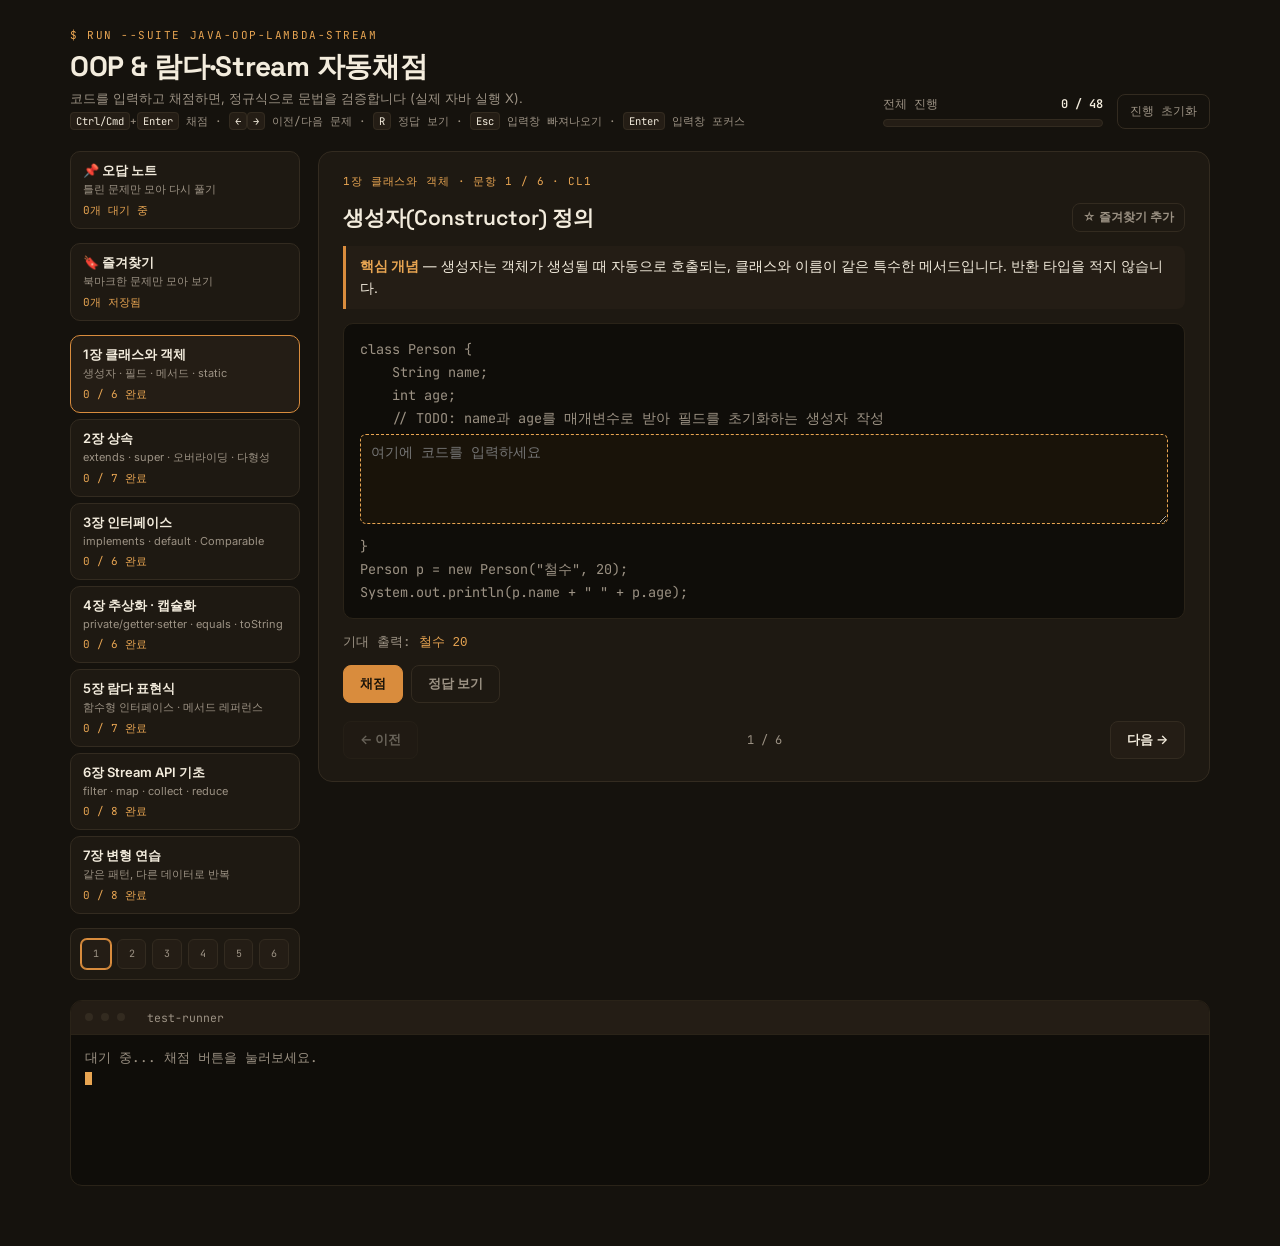
<file: ch4. 자바 OOP + 람다 + Stream/java_OOP_람다_Stream_자동채점.html>
<!DOCTYPE html>
<html lang="ko">
<head>
<meta charset="UTF-8">
<meta name="viewport" content="width=device-width, initial-scale=1.0">
<title>Java OOP &amp; 람다·Stream 자동채점</title>
<link rel="preconnect" href="https://fonts.googleapis.com">
<link rel="preconnect" href="https://fonts.gstatic.com" crossorigin>
<link href="https://fonts.googleapis.com/css2?family=Space+Grotesk:wght@500;600;700&family=Inter:wght@400;500;600&family=JetBrains+Mono:wght@400;500;600&display=swap" rel="stylesheet">
<style>
  :root{
    --bg:#15120D;
    --surface:#1E1912;
    --surface2:#241D15;
    --code-bg:#0F0D09;
    --border:#332B20;
    --border-soft:#2A2318;
    --accent:#D98C3D;
    --accent-soft:#E8A552;
    --success:#6FD9A0;
    --fail:#E2604F;
    --text:#F3ECDD;
    --muted:#9C9284;
    --mono:'JetBrains Mono', ui-monospace, SFMono-Regular, monospace;
    --display:'Space Grotesk', sans-serif;
    --body:'Inter', sans-serif;
  }
  *{box-sizing:border-box;}
  html,body{margin:0;padding:0;}
  body{
    background:var(--bg);
    color:var(--text);
    font-family:var(--body);
    min-height:100vh;
  }
  #app{max-width:1180px;margin:0 auto;padding:28px 20px 60px;}

  /* ---------- topbar ---------- */
  .topbar{
    display:flex;justify-content:space-between;align-items:flex-end;
    gap:20px;flex-wrap:wrap;margin-bottom:22px;
  }
  .brand-eyebrow{
    font-family:var(--mono);font-size:11px;letter-spacing:.14em;
    color:var(--accent-soft);text-transform:uppercase;margin-bottom:6px;
  }
  .brand-title{
    font-family:var(--display);font-weight:700;font-size:28px;
    letter-spacing:-0.01em;margin:0;
  }
  .brand-sub{color:var(--muted);font-size:13px;margin-top:4px;}
  .top-stats{display:flex;align-items:center;gap:14px;}
  .progress-wrap{min-width:220px;}
  .progress-label{
    display:flex;justify-content:space-between;font-family:var(--mono);
    font-size:12px;color:var(--muted);margin-bottom:6px;
  }
  .progress-label b{color:var(--text);font-weight:600;}
  .progress-track{
    height:8px;border-radius:99px;background:var(--surface2);
    border:1px solid var(--border);overflow:hidden;
  }
  .progress-fill{
    height:100%;background:linear-gradient(90deg,var(--accent),var(--accent-soft));
    transition:width .3s ease;
  }
  .reset-btn{
    font-family:var(--mono);font-size:12px;color:var(--muted);
    background:transparent;border:1px solid var(--border);border-radius:8px;
    padding:8px 12px;cursor:pointer;transition:.15s;
  }
  .reset-btn:hover{border-color:var(--fail);color:var(--fail);}

  /* ---------- layout ---------- */
  .layout{display:grid;grid-template-columns:230px 1fr;gap:18px;}
  @media(max-width:760px){.layout{grid-template-columns:1fr;}}

  .sidebar{display:flex;flex-direction:column;gap:14px;}
  .level-tabs{display:flex;flex-direction:column;gap:6px;}
  @media(max-width:760px){.level-tabs{flex-direction:row;overflow-x:auto;padding-bottom:4px;}}
  .level-tab{
    text-align:left;background:var(--surface);border:1px solid var(--border);
    border-radius:10px;padding:10px 12px;cursor:pointer;color:var(--text);
    font-family:var(--body);transition:.15s;
  }
  @media(max-width:760px){.level-tab{flex:0 0 auto;min-width:150px;}}
  .level-tab:hover{border-color:var(--accent-soft);}
  .level-tab.active{border-color:var(--accent);background:var(--surface2);}
  .level-tab .lt-name{font-weight:600;font-size:13px;}
  .level-tab .lt-sub{font-size:11px;color:var(--muted);margin-top:2px;}
  .level-tab .lt-count{
    font-family:var(--mono);font-size:11px;color:var(--accent-soft);margin-top:6px;
  }

  .dot-grid{
    display:grid;grid-template-columns:repeat(6,1fr);gap:6px;
    background:var(--surface);border:1px solid var(--border);border-radius:10px;padding:10px;
  }
  @media(max-width:760px){.dot-grid{grid-template-columns:repeat(10,1fr);}}
  .dot{
    aspect-ratio:1;border-radius:6px;border:1px solid var(--border);
    background:var(--surface2);display:flex;align-items:center;justify-content:center;
    font-family:var(--mono);font-size:10px;color:var(--muted);cursor:pointer;transition:.15s;
  }
  .dot:hover{border-color:var(--accent-soft);}
  .dot.current{border-color:var(--accent);box-shadow:0 0 0 1px var(--accent);}
  .dot.pass{background:rgba(111,217,160,.14);border-color:var(--success);color:var(--success);}
  .dot.fail{background:rgba(226,96,79,.14);border-color:var(--fail);color:var(--fail);}
  .dot.bookmarked{outline:2px solid var(--accent-soft);outline-offset:1px;}

  .kbd-hint{font-family:var(--mono);font-size:11px;color:var(--muted);margin-top:6px;}
  .kbd-hint kbd{
    background:var(--surface2);border:1px solid var(--border);border-radius:4px;
    padding:1px 5px;font-family:var(--mono);font-size:10.5px;color:var(--text);
  }

  /* ---------- question card ---------- */
  .card{
    background:var(--surface);border:1px solid var(--border);border-radius:14px;
    padding:22px 24px;display:flex;flex-direction:column;gap:14px;
  }
  .card-eyebrow{
    font-family:var(--mono);font-size:11px;color:var(--accent-soft);
    letter-spacing:.08em;text-transform:uppercase;
  }
  .card-title{font-family:var(--display);font-size:21px;font-weight:600;margin:0;}
  .concept{
    background:var(--surface2);border-left:3px solid var(--accent);
    border-radius:0 8px 8px 0;padding:10px 14px;font-size:13.5px;line-height:1.6;color:var(--text);
  }
  .concept b{color:var(--accent-soft);}

  .codebox{
    background:var(--code-bg);border:1px solid var(--border-soft);border-radius:10px;
    padding:14px 16px;font-family:var(--mono);font-size:13.5px;line-height:1.7;
  }
  .cl{white-space:pre-wrap;color:var(--text);}
  .cl.muted{color:var(--muted);}
  .blank{
    width:100%;resize:vertical;background:#191309;border:1px dashed var(--accent-soft);
    border-radius:6px;color:var(--accent-soft);font-family:var(--mono);font-size:13.5px;
    padding:8px 10px;margin:4px 0;outline:none;
  }
  .blank:focus{border-style:solid;border-color:var(--accent);}
  .expected{
    font-family:var(--mono);font-size:12.5px;color:var(--muted);
  }
  .expected code{color:var(--accent-soft);background:none;}

  .actions{display:flex;flex-wrap:wrap;gap:8px;align-items:center;}
  .btn{
    font-family:var(--body);font-weight:600;font-size:13px;border-radius:8px;
    padding:9px 16px;cursor:pointer;border:1px solid var(--border);transition:.15s;
  }
  .btn-grade{background:var(--accent);border-color:var(--accent);color:#191309;}
  .btn-grade:hover{background:var(--accent-soft);}
  .btn-ghost{background:transparent;color:var(--muted);}
  .btn-ghost:hover{color:var(--text);border-color:var(--accent-soft);}
  .btn-nav{background:var(--surface2);color:var(--text);}
  .btn-nav:hover{border-color:var(--accent-soft);}
  .btn-nav:disabled{opacity:.35;cursor:not-allowed;}

  .feedback{
    font-family:var(--mono);font-size:13px;border-radius:8px;padding:9px 12px;display:none;
  }
  .feedback.show{display:block;}
  .feedback.pass{background:rgba(111,217,160,.12);color:var(--success);border:1px solid rgba(111,217,160,.3);}
  .feedback.fail{background:rgba(226,96,79,.12);color:var(--fail);border:1px solid rgba(226,96,79,.3);}

  .answer-box{
    display:none;background:var(--surface2);border:1px solid var(--border);border-radius:10px;
    padding:14px 16px;
  }
  .answer-box.show{display:block;}
  .answer-box .lbl{font-family:var(--mono);font-size:11px;color:var(--accent-soft);margin-bottom:8px;letter-spacing:.06em;}
  .answer-box .al{font-family:var(--mono);font-size:13.5px;color:var(--text);white-space:pre-wrap;}
  .answer-box .note{margin-top:10px;font-size:13px;color:var(--muted);line-height:1.6;}

  .nav-row{display:flex;justify-content:space-between;align-items:center;margin-top:4px;}
  .nav-row .pos{font-family:var(--mono);font-size:12px;color:var(--muted);}

  /* ---------- terminal log ---------- */
  .terminal{
    margin-top:20px;background:var(--code-bg);border:1px solid var(--border-soft);
    border-radius:12px;overflow:hidden;
  }
  .terminal-head{
    display:flex;align-items:center;gap:8px;padding:9px 14px;background:var(--surface2);
    border-bottom:1px solid var(--border-soft);font-family:var(--mono);font-size:11.5px;color:var(--muted);
  }
  .terminal-dot{width:8px;height:8px;border-radius:50%;background:var(--border);}
  .terminal-body{
    height:150px;overflow-y:auto;padding:12px 14px;font-family:var(--mono);
    font-size:12.5px;line-height:1.7;color:var(--muted);
  }
  .terminal-body .ln{white-space:pre-wrap;}
  .terminal-body .ln.pass{color:var(--success);}
  .terminal-body .ln.fail{color:var(--fail);}
  .terminal-body .ln.cmd{color:var(--accent-soft);}
  .cursor{display:inline-block;width:7px;height:13px;background:var(--accent-soft);
    animation:blink 1s steps(1) infinite;vertical-align:-2px;}
  @keyframes blink{50%{opacity:0;}}

  .loading{padding:60px 0;text-align:center;color:var(--muted);font-family:var(--mono);font-size:13px;}
</style>
</head>
<body>
<div id="app"><div class="loading">진행 상황 불러오는 중...</div></div>

<script>
(function(){

  /* ============ 데이터 ============ */
  var LEVELS = [
    {id:0, name:'1장 클래스와 객체', sub:'생성자 · 필드 · 메서드 · static'},
    {id:1, name:'2장 상속', sub:'extends · super · 오버라이딩 · 다형성'},
    {id:2, name:'3장 인터페이스', sub:'implements · default · Comparable'},
    {id:3, name:'4장 추상화 · 캡슐화', sub:'private/getter·setter · equals · toString'},
    {id:4, name:'5장 람다 표현식', sub:'함수형 인터페이스 · 메서드 레퍼런스'},
    {id:5, name:'6장 Stream API 기초', sub:'filter · map · collect · reduce'},
    {id:6, name:'7장 변형 연습', sub:'같은 패턴, 다른 데이터로 반복'}
  ];

  var QUESTIONS = [
    /* ---------------- 1장 클래스와 객체 ---------------- */
    {id:'CL1', level:0, title:'생성자(Constructor) 정의',
     concept:'생성자는 객체가 생성될 때 자동으로 호출되는, 클래스와 이름이 같은 특수한 메서드입니다. 반환 타입을 적지 않습니다.',
     before:['class Person {','    String name;','    int age;'],
     placeholder:['    // TODO: name과 age를 매개변수로 받아 필드를 초기화하는 생성자 작성'], rows:4,
     after:['}','Person p = new Person("철수", 20);','System.out.println(p.name + " " + p.age);'],
     expected:'철수 20',
     answer:['    Person(String name, int age) {','        this.name = name;','        this.age = age;','    }'],
     note:'this.name은 필드, name은 매개변수입니다. 이름이 같을 때 this를 안 붙이면 매개변수가 자기 자신에게 대입되어 필드는 그대로 null로 남습니다.',
     regex:[/Person\s*\(\s*String\s+name\s*,\s*int\s+age\s*\)/, /this\.name\s*=\s*name/, /this\.age\s*=\s*age/]},

    {id:'CL2', level:0, title:'값을 반환하는 메서드',
     concept:'메서드는 클래스 안에 정의된 함수입니다. 반환 타입, 메서드 이름, 매개변수, return문으로 구성됩니다.',
     before:['class Rectangle {','    int width, height;','    Rectangle(int width, int height) { this.width = width; this.height = height; }'],
     placeholder:['    // TODO: 넓이(width*height)를 반환하는 area() 메서드 작성'], rows:3,
     after:['}','Rectangle r = new Rectangle(3, 4);','System.out.println(r.area());'],
     expected:'12',
     answer:['    int area() {','        return width * height;','    }'], note:'',
     regex:[/int\s+area\s*\(\s*\)\s*\{/, /return\s+width\s*\*\s*height/]},

    {id:'CL3', level:0, title:'생성자 오버로딩',
     concept:'생성자를 하나라도 직접 정의하면, 자바가 자동으로 제공하던 매개변수 없는 기본 생성자는 더 이상 제공되지 않습니다. 매개변수 없는 생성자도 필요하다면 직접 추가해야 합니다.',
     before:['class Box {','    int size;','    Box(int size) { this.size = size; }'],
     placeholder:['    // TODO: 매개변수 없이 size를 0으로 초기화하는 생성자(오버로딩) 추가'], rows:3,
     after:['}','Box b = new Box();','System.out.println(b.size);'],
     expected:'0',
     answer:['    Box() {','        this.size = 0;','    }'],
     note:'한 클래스에 매개변수 개수나 타입이 다른 생성자를 여러 개 두는 것을 생성자 오버로딩이라고 합니다.',
     regex:[/Box\s*\(\s*\)\s*\{/, /this\.size\s*=\s*0/]},

    {id:'CL4', level:0, title:'this()로 생성자끼리 호출',
     concept:'한 생성자 안에서 같은 클래스의 다른 생성자를 호출할 수 있습니다. this(...)를 쓰면 되는데, 반드시 생성자의 첫 줄에서만 호출할 수 있습니다.',
     before:['class Point {','    int x, y;','    Point(int x, int y) { this.x = x; this.y = y; }'],
     placeholder:['    // TODO: 매개변수 없는 생성자에서 this(0, 0)을 호출하도록 작성'], rows:3,
     after:['}','Point p = new Point();','System.out.println(p.x + "," + p.y);'],
     expected:'0,0',
     answer:['    Point() {','        this(0, 0);','    }'], note:'',
     regex:[/Point\s*\(\s*\)\s*\{/, /this\s*\(\s*0\s*,\s*0\s*\)/]},

    {id:'CL5', level:0, title:'static 필드 — 모든 인스턴스가 공유',
     concept:'static이 붙은 필드는 인스턴스마다 따로 갖는 게 아니라, 클래스 전체에서 단 하나만 존재해서 모든 객체가 공유합니다. 객체를 만들 때마다 값을 누적하고 싶을 때 자주 씁니다.',
     before:['class Counter {','    static int count = 0;','    Counter() {'],
     placeholder:['        // TODO: 객체가 생성될 때마다 count를 1 증가'],
     after:['    }','}','new Counter(); new Counter(); new Counter();','System.out.println(Counter.count);'],
     expected:'3',
     answer:['        count++;'],
     note:'static 필드는 클래스 이름(Counter.count)으로 직접 접근할 수 있습니다.',
     regex:[/count\+\+|count\s*=\s*count\s*\+\s*1/]},

    {id:'CL6', level:0, title:'객체 배열 채우기',
     concept:'객체 타입 배열을 선언하면, 각 칸은 처음에는 객체가 아니라 null로 채워집니다. new로 배열 공간을 만든 뒤, 각 칸마다 따로 객체를 생성해서 넣어야 합니다.',
     before:['class Person {','    String name;','    Person(String name) { this.name = name; }','}','Person[] people = new Person[2];'],
     placeholder:['// TODO','// (0번 칸에 "철수", 1번 칸에 "영희" 객체를 생성해서 넣기)'], rows:3,
     after:['System.out.println(people[0].name + ", " + people[1].name);'],
     expected:'철수, 영희',
     answer:['people[0] = new Person("철수");','people[1] = new Person("영희");'], note:'',
     regex:[/people\[\s*0\s*\]\s*=\s*new\s*Person\s*\(\s*"철수"\s*\)/, /people\[\s*1\s*\]\s*=\s*new\s*Person\s*\(\s*"영희"\s*\)/]},

    /* ---------------- 2장 상속 ---------------- */
    {id:'IH1', level:1, title:'extends로 상속',
     concept:'한 클래스가 다른 클래스의 필드와 메서드를 물려받게 하려면 extends를 씁니다. 부모(상위) 클래스의 멤버를 자식(하위) 클래스에서도 그대로 쓸 수 있습니다.',
     before:['class Animal {','    String name = "동물";','    void sound() { System.out.println("소리"); }','}'],
     placeholder:['// TODO: Animal을 상속받는 Dog 클래스 선언 (빈 클래스)'],
     after:['Dog d = new Dog();','System.out.println(d.name);','d.sound();'],
     expected:'동물, 소리',
     answer:['class Dog extends Animal {','}'], note:'',
     regex:[/class\s+Dog\s+extends\s+Animal/]},

    {id:'IH2', level:1, title:'super()로 부모 생성자 호출',
     concept:'자식 클래스의 생성자는 항상 부모 클래스의 생성자를 먼저 실행합니다. 부모 생성자에 인자를 넘기고 싶다면 super(...)를 직접 호출해야 하고, 반드시 생성자의 첫 줄이어야 합니다.',
     before:['class Animal {','    String name;','    Animal(String name) { this.name = name; }','}','class Dog extends Animal {'],
     placeholder:['    // TODO: Dog(String name) 생성자에서 super(name) 호출'], rows:3,
     after:['}','Dog d = new Dog("바둑이");','System.out.println(d.name);'],
     expected:'바둑이',
     answer:['    Dog(String name) {','        super(name);','    }'], note:'',
     regex:[/Dog\s*\(\s*String\s+name\s*\)\s*\{/, /super\s*\(\s*name\s*\)/]},

    {id:'IH3', level:1, title:'메서드 오버라이딩',
     concept:'자식 클래스에서 부모와 같은 시그니처(이름·매개변수)의 메서드를 다시 정의하면, 부모의 동작을 덮어씁니다(오버라이딩). @Override 애너테이션은 필수는 아니지만 붙이는 게 관례입니다.',
     before:['class Animal {','    void sound() { System.out.println("동물 소리"); }','}','class Cat extends Animal {'],
     placeholder:['    // TODO: sound()를 오버라이딩해서 "야옹" 출력'], rows:4,
     after:['}','Animal a = new Cat();','a.sound();'],
     expected:'야옹',
     answer:['    @Override','    void sound() {','        System.out.println("야옹");','    }'],
     note:'Animal 타입 변수에 Cat 객체를 담아도(다형성), 실제 호출되는 건 Cat의 sound()입니다 — 이를 동적 바인딩(dynamic binding)이라 합니다.',
     regex:[/void\s+sound\s*\(\s*\)\s*\{/, /야옹/]},

    {id:'IH4', level:1, title:'super.method()로 부모 메서드 호출',
     concept:'오버라이딩한 메서드 안에서도 부모의 원래 동작을 호출하고 싶을 때가 있습니다. super.메서드명()으로 부모 버전을 명시적으로 호출할 수 있습니다.',
     before:['class Animal {','    void sound() { System.out.println("동물 소리"); }','}','class Cat extends Animal {','    @Override','    void sound() {'],
     placeholder:['        // TODO: 부모의 sound()를 먼저 호출'],
     after:['        System.out.println("야옹");','    }','}','new Cat().sound();'],
     expected:'동물 소리, 야옹',
     answer:['        super.sound();'], note:'',
     regex:[/super\.sound\s*\(\s*\)/]},

    {id:'IH5', level:1, title:'instanceof로 타입 확인',
     concept:'다형적 참조 변수가 실제로 어떤 타입의 객체를 가리키고 있는지 확인하고 싶을 때 instanceof 연산자를 씁니다. 결과는 true/false입니다.',
     before:['class Animal {}','class Dog extends Animal {}','Animal a = new Dog();'],
     placeholder:['boolean isDog = /* TODO */;'],
     after:['System.out.println(isDog);'],
     expected:'true',
     answer:['boolean isDog = a instanceof Dog;'], note:'',
     regex:[/boolean\s+isDog\s*=\s*a\s+instanceof\s+Dog/]},

    {id:'IH6', level:1, title:'다형적 배열로 한 번에 처리',
     concept:'부모 타입 배열 하나에 서로 다른 자식 클래스의 객체들을 함께 담을 수 있습니다. 각 원소에서 호출하는 메서드는 실제 객체의 타입에 따라 다르게 동작합니다(다형성).',
     before:['class Animal { void sound() { System.out.println("..."); } }','class Dog extends Animal { void sound() { System.out.println("멍멍"); } }','class Cat extends Animal { void sound() { System.out.println("야옹"); } }','Animal[] animals = {new Dog(), new Cat()};'],
     placeholder:['// TODO','// (animals를 순회하며 각각 sound() 호출)'], rows:3,
     after:[],
     expected:'멍멍, 야옹',
     answer:['for (Animal a : animals) {','    a.sound();','}'], note:'',
     regex:[/for\s*\(\s*Animal\s+\w+\s*:\s*animals\s*\)/, /\.sound\s*\(\s*\)/]},

    {id:'IH7', level:1, title:'final 메서드 — 오버라이딩 금지',
     concept:'final이 붙은 메서드는 자식 클래스에서 더 이상 오버라이딩할 수 없습니다. "이 동작은 절대 바뀌면 안 된다"는 의도를 표현할 때 씁니다.',
     before:['class Animal {'],
     placeholder:['    // TODO: 절대 오버라이딩되면 안 되는 breathe() 메서드를 final로 선언하고 "숨쉬기" 출력'], rows:3,
     after:['}','new Animal().breathe();'],
     expected:'숨쉬기',
     answer:['    final void breathe() {','        System.out.println("숨쉬기");','    }'],
     note:'자식 클래스에서 같은 시그니처로 breathe()를 다시 정의하려고 하면 컴파일 에러가 납니다.',
     regex:[/final\s+void\s+breathe\s*\(\s*\)\s*\{/, /숨쉬기/]},

    /* ---------------- 3장 인터페이스 ---------------- */
    {id:'IF1', level:2, title:'interface 정의와 구현',
     concept:'인터페이스는 메서드의 이름과 시그니처만 정의하고, 본문(구현)은 갖지 않습니다. 클래스가 implements로 인터페이스를 구현할 때는, 선언된 모든 메서드를 반드시 직접 작성해야 합니다.',
     before:['interface Flyable {','    void fly();','}','class Bird implements Flyable {'],
     placeholder:['    // TODO: fly() 구현, "날아간다" 출력'], rows:3,
     after:['}','new Bird().fly();'],
     expected:'날아간다',
     answer:['    public void fly() {','        System.out.println("날아간다");','    }'],
     note:'인터페이스의 메서드를 구현할 때는 반드시 public을 붙여야 합니다 — 인터페이스의 메서드는 기본적으로 public이기 때문에, 구현부에서 접근 제한을 더 좁힐 수 없습니다.',
     regex:[/public\s+void\s+fly\s*\(\s*\)\s*\{/, /날아간다/]},

    {id:'IF2', level:2, title:'다중 인터페이스 구현',
     concept:'클래스는 단 하나만 상속(extends)할 수 있지만, 인터페이스는 콤마로 나열해서 여러 개를 동시에 구현(implements)할 수 있습니다.',
     before:['interface Flyable { void fly(); }','interface Swimmable { void swim(); }'],
     placeholder:['// TODO: Flyable과 Swimmable을 모두 구현하는 Duck 클래스 선언','// (fly()는 "난다", swim()은 "헤엄친다" 출력)'], rows:6,
     after:['Duck d = new Duck();','d.fly();','d.swim();'],
     expected:'난다, 헤엄친다',
     answer:['class Duck implements Flyable, Swimmable {','    public void fly() { System.out.println("난다"); }','    public void swim() { System.out.println("헤엄친다"); }','}'],
     note:'extends는 하나만 가능하지만, implements는 콤마로 여러 인터페이스를 동시에 구현할 수 있습니다.',
     regex:[/class\s+Duck\s+implements\s+Flyable\s*,\s*Swimmable/, /public\s+void\s+fly\s*\(\s*\)/, /public\s+void\s+swim\s*\(\s*\)/]},

    {id:'IF3', level:2, title:'default 메서드',
     concept:'인터페이스도 default 키워드를 붙이면 본문이 있는 메서드를 가질 수 있습니다. 구현 클래스가 따로 오버라이딩하지 않으면 이 기본 동작을 그대로 물려받습니다.',
     before:['interface Greeter {'],
     placeholder:['    // TODO: 본문이 있는 default 메서드 greet()을 작성, "안녕하세요" 출력'], rows:3,
     after:['}','class Korean implements Greeter {}','new Korean().greet();'],
     expected:'안녕하세요',
     answer:['    default void greet() {','        System.out.println("안녕하세요");','    }'],
     note:'구현 클래스가 greet()을 따로 정의하지 않아도 인터페이스의 기본 동작을 그대로 사용합니다.',
     regex:[/default\s+void\s+greet\s*\(\s*\)\s*\{/, /안녕하세요/]},

    {id:'IF4', level:2, title:'인터페이스 타입으로 참조',
     concept:'인터페이스도 클래스처럼 참조 타입으로 쓸 수 있습니다. 왼쪽을 인터페이스 타입으로 선언하면, 나중에 다른 구현체로 바꿔도 나머지 코드는 그대로 둘 수 있습니다.',
     before:['interface Shape { double area(); }','class Circle implements Shape {','    double r;','    Circle(double r) { this.r = r; }','    public double area() { return Math.PI * r * r; }','}'],
     placeholder:['// TODO: Shape 타입으로 Circle(2) 객체를 가리키는 shape 변수 선언'],
     after:['System.out.println(shape.area() > 12);'],
     expected:'true',
     answer:['Shape shape = new Circle(2);'], note:'',
     regex:[/Shape\s+shape\s*=\s*new\s*Circle\s*\(\s*2\s*\)/]},

    {id:'IF5', level:2, title:'abstract class — 필드와 일반 메서드를 가질 수 있음',
     concept:'추상 클래스(abstract class)는 인터페이스와 달리 일반 필드와 생성자, 구현이 있는 일반 메서드를 가질 수 있습니다. abstract 메서드는 본문 없이 선언만 하고, 자식 클래스가 반드시 구현해야 합니다.',
     before:['abstract class Shape {','    String name;','    Shape(String name) { this.name = name; }','    abstract double area();','}','class Square extends Shape {','    double side;','    Square(double side) { super("사각형"); this.side = side; }'],
     placeholder:['    // TODO: area()를 구현 (side * side)'], rows:3,
     after:['}','Shape s = new Square(4);','System.out.println(s.name + " " + s.area());'],
     expected:'사각형 16.0',
     answer:['    double area() {','        return side * side;','    }'],
     note:'abstract class는 직접 new로 객체를 만들 수 없고, 반드시 자식 클래스를 통해서만 사용됩니다.',
     regex:[/double\s+area\s*\(\s*\)\s*\{/, /return\s+side\s*\*\s*side/]},

    {id:'IF6', level:2, title:'Comparable로 자연 순서 정의',
     concept:'Comparable<T> 인터페이스를 구현하면 객체끼리 기본적으로 어떤 순서로 비교되어야 하는지를 직접 정의할 수 있습니다. compareTo()가 음수면 자신이 앞, 양수면 상대가 앞입니다. 한 번 구현해두면 별도 비교자 없이도 정렬이 가능해집니다.',
     before:['class Person implements Comparable<Person> {','    String name; int age;','    Person(String name, int age) { this.name = name; this.age = age; }'],
     placeholder:['    // TODO: age 기준 오름차순으로 비교하는 compareTo() 구현'], rows:3,
     after:['}','List<Person> people = new ArrayList<>(Arrays.asList(new Person("A", 30), new Person("B", 20)));','Collections.sort(people);','System.out.println(people.get(0).name);'],
     expected:'B',
     answer:['    public int compareTo(Person other) {','        return this.age - other.age;','    }'], note:'',
     regex:[/public\s+int\s+compareTo\s*\(\s*Person\s+\w+\s*\)/, /this\.age\s*-\s*\w+\.age|Integer\.compare\s*\(\s*this\.age\s*,\s*\w+\.age\s*\)/]},

    /* ---------------- 4장 추상화 · 캡슐화 ---------------- */
    {id:'AC1', level:3, title:'private 필드와 getter',
     concept:'필드를 private으로 막아두면 클래스 바깥에서 직접 접근할 수 없습니다. 대신 값을 읽을 수 있는 getter 메서드를 공개(public)로 따로 제공하는 게 캡슐화(encapsulation)의 기본 패턴입니다.',
     before:['class Account {','    private int balance = 1000;'],
     placeholder:['    // TODO: balance를 반환하는 getBalance() 작성'], rows:3,
     after:['}','Account acc = new Account();','System.out.println(acc.getBalance());'],
     expected:'1000',
     answer:['    public int getBalance() {','        return balance;','    }'], note:'',
     regex:[/public\s+int\s+getBalance\s*\(\s*\)\s*\{/, /return\s+balance/]},

    {id:'AC2', level:3, title:'setter에서 유효성 검사',
     concept:'setter 메서드 안에서 조건을 검사해 잘못된 값이 들어오는 걸 막을 수 있습니다 — 이게 필드를 public으로 그냥 열어두는 것과 캡슐화의 가장 큰 차이입니다.',
     before:['class Account {','    private int balance = 1000;','    public int getBalance() { return balance; }'],
     placeholder:['    // TODO: amount가 0 이상일 때만 balance에 더하는 deposit(int amount) 작성'], rows:5,
     after:['}','Account acc = new Account();','acc.deposit(-500);','acc.deposit(200);','System.out.println(acc.getBalance());'],
     expected:'1200',
     answer:['    public void deposit(int amount) {','        if (amount >= 0) {','            balance += amount;','        }','    }'], note:'',
     regex:[/public\s+void\s+deposit\s*\(\s*int\s+amount\s*\)\s*\{/, /if\s*\(\s*amount\s*>=\s*0\s*\)/, /balance\s*\+=\s*amount/]},

    {id:'AC3', level:3, title:'static 메서드',
     concept:'static 메서드는 객체를 만들지 않고 클래스 이름으로 바로 호출할 수 있습니다. 인스턴스 필드(객체마다 다른 값)에는 접근할 수 없고, static 필드나 매개변수로 받은 값만 다룰 수 있습니다.',
     before:['class MathUtil {'],
     placeholder:['    // TODO: 두 정수를 더해 반환하는 static 메서드 add(int a, int b) 작성'], rows:3,
     after:['}','System.out.println(MathUtil.add(3, 4));'],
     expected:'7',
     answer:['    static int add(int a, int b) {','        return a + b;','    }'], note:'',
     regex:[/static\s+int\s+add\s*\(\s*int\s+a\s*,\s*int\s+b\s*\)\s*\{/, /return\s+a\s*\+\s*b/]},

    {id:'AC4', level:3, title:'읽기 전용 필드 — getter만 제공',
     concept:'필드를 private으로 막고 getter만 제공하면, 바깥에서 값을 읽을 수는 있지만 직접 바꿀 수는 없는 읽기 전용(read-only) 속성을 만들 수 있습니다. setter를 아예 제공하지 않으면 됩니다.',
     before:['class Employee {','    private final String id;','    Employee(String id) { this.id = id; }'],
     placeholder:['    // TODO: id를 반환하는 getId() 작성 (setId는 만들지 않음)'], rows:3,
     after:['}','Employee e = new Employee("EMP01");','System.out.println(e.getId());'],
     expected:'EMP01',
     answer:['    public String getId() {','        return id;','    }'],
     note:'final이 붙은 필드는 생성자에서 딱 한 번만 값을 정할 수 있고, 이후엔 절대 바꿀 수 없습니다.',
     regex:[/public\s+String\s+getId\s*\(\s*\)\s*\{/, /return\s+id/]},

    {id:'AC5', level:3, title:'equals() 오버라이딩 — 값으로 비교',
     concept:'기본 equals()는 두 변수가 같은 객체를 가리키는지(참조 비교)만 검사합니다. 필드 값이 같으면 같은 객체로 취급하고 싶다면 equals()를 직접 오버라이딩해야 합니다.',
     before:['class Point {','    int x, y;','    Point(int x, int y) { this.x = x; this.y = y; }','    @Override'],
     placeholder:['    // TODO: x와 y가 모두 같으면 true를 반환하는 equals(Object o) 작성'], rows:5,
     after:['}','Point p1 = new Point(1, 2);','Point p2 = new Point(1, 2);','System.out.println(p1.equals(p2));'],
     expected:'true',
     answer:['    public boolean equals(Object o) {','        if (!(o instanceof Point)) return false;','        Point p = (Point) o;','        return this.x == p.x && this.y == p.y;','    }'],
     note:'equals()를 오버라이딩하면 보통 hashCode()도 함께 오버라이딩해야 HashSet/HashMap에서 일관되게 동작합니다.',
     regex:[/public\s+boolean\s+equals\s*\(\s*Object\s+\w+\s*\)\s*\{/, /instanceof\s+Point/, /this\.x\s*==\s*\w+\.x/]},

    {id:'AC6', level:3, title:'toString() 오버라이딩',
     concept:'객체를 System.out.println()으로 바로 출력하면 기본적으로 의미 없는 문자열이 나옵니다. toString()을 오버라이딩하면 원하는 형태로 직접 표현을 정의할 수 있습니다.',
     before:['class Point {','    int x, y;','    Point(int x, int y) { this.x = x; this.y = y; }'],
     placeholder:['    // TODO: "(x, y)" 형태의 문자열을 반환하는 toString() 작성'], rows:4,
     after:['}','Point p = new Point(1, 2);','System.out.println(p);'],
     expected:'(1, 2)',
     answer:['    @Override','    public String toString() {','        return "(" + x + ", " + y + ")";','    }'],
     note:'System.out.println(객체)는 내부적으로 객체의 toString()을 자동으로 호출합니다.',
     regex:[/public\s+String\s+toString\s*\(\s*\)\s*\{/, /return\s+"\("\s*\+\s*x\s*\+\s*",\s*"\s*\+\s*y\s*\+\s*"\)"/]},

    /* ---------------- 5장 람다 표현식 ---------------- */
    {id:'LM1', level:4, title:'함수형 인터페이스와 람다 기본 문법',
     concept:'추상 메서드가 딱 하나뿐인 인터페이스를 함수형 인터페이스(functional interface)라고 합니다. 이런 인터페이스는 (매개변수) -> 본문 형태의 람다식으로 간단하게 구현체를 만들 수 있습니다.',
     before:['interface Greeting {','    void say(String name);','}'],
     placeholder:['// TODO: name을 받아 "안녕 " + name을 출력하는 람다로 Greeting 객체 greeting 만들기'], rows:3,
     after:['greeting.say("철수");'],
     expected:'안녕 철수',
     answer:['Greeting greeting = (name) -> System.out.println("안녕 " + name);'],
     note:'매개변수가 하나뿐이면 괄호를 생략하고 name -> ... 처럼 쓸 수도 있습니다.',
     regex:[/Greeting\s+greeting\s*=\s*\(?\s*name\s*\)?\s*->\s*System\.out\.println\s*\(\s*"안녕\s*"\s*\+\s*name\s*\)/]},

    {id:'LM2', level:4, title:'Runnable과 람다',
     concept:'java.lang.Runnable은 매개변수도 반환값도 없는 run() 메서드 하나만 가진 대표적인 함수형 인터페이스입니다. 람다로 구현하면 () -> 본문 형태가 됩니다.',
     before:[],
     placeholder:['Runnable task = /* TODO */;'],
     after:['task.run();'],
     expected:'실행 중!',
     answer:['Runnable task = () -> System.out.println("실행 중!");'], note:'',
     regex:[/Runnable\s+task\s*=\s*\(\s*\)\s*->\s*System\.out\.println\s*\(\s*"실행\s*중!"\s*\)/]},

    {id:'LM3', level:4, title:'Comparator를 람다로 작성',
     concept:'Comparator<T>도 compare(T a, T b) 메서드 하나뿐인 함수형 인터페이스라서 람다로 간단히 쓸 수 있습니다. 정수를 오름차순으로 정렬하려면 a - b를 반환하면 됩니다.',
     before:['List<Integer> list = new ArrayList<>(Arrays.asList(5, 1, 3));'],
     placeholder:['// TODO: 오름차순 정렬을 위한 람다 Comparator로 list 정렬'],
     after:['System.out.println(list);'],
     expected:'[1, 3, 5]',
     answer:['Collections.sort(list, (a, b) -> a - b);'], note:'',
     regex:[/Collections\.sort\s*\(\s*list\s*,\s*\(\s*a\s*,\s*b\s*\)\s*->\s*a\s*-\s*b\s*\)/]},

    {id:'LM4', level:4, title:'Predicate<T> — 참/거짓 판단',
     concept:'Predicate<T>는 값을 하나 받아서 boolean을 반환하는 함수형 인터페이스입니다. test(T t) 메서드 하나를 람다로 구현해서 "이 값이 조건을 만족하는가"를 표현합니다.',
     before:[],
     placeholder:['Predicate<Integer> isEven = /* TODO */;'],
     after:['System.out.println(isEven.test(4));','System.out.println(isEven.test(5));'],
     expected:'true, false',
     answer:['Predicate<Integer> isEven = (n) -> n % 2 == 0;'],
     note:'java.util.function 패키지에는 Predicate, Function, Consumer, Supplier 같은 미리 만들어진 함수형 인터페이스가 있어서, 매번 새 인터페이스를 직접 정의하지 않아도 됩니다.',
     regex:[/Predicate\s*<\s*Integer\s*>\s*isEven\s*=\s*\(?\s*n\s*\)?\s*->\s*n\s*%\s*2\s*==\s*0/]},

    {id:'LM5', level:4, title:'Function<T,R> — 값을 변환',
     concept:'Function<T, R>은 T 타입 값을 받아 R 타입 값으로 변환해서 반환하는 함수형 인터페이스입니다. apply(T t) 메서드를 람다로 구현합니다.',
     before:[],
     placeholder:['Function<Integer, Integer> square = /* TODO */;'],
     after:['System.out.println(square.apply(5));'],
     expected:'25',
     answer:['Function<Integer, Integer> square = (n) -> n * n;'], note:'',
     regex:[/Function\s*<\s*Integer\s*,\s*Integer\s*>\s*square\s*=\s*\(?\s*n\s*\)?\s*->\s*n\s*\*\s*n/]},

    {id:'LM6', level:4, title:'Consumer<T> — 값을 받아 소비',
     concept:'Consumer<T>는 값을 하나 받아서 처리만 하고 아무것도 반환하지 않는 함수형 인터페이스입니다. accept(T t) 메서드를 람다로 구현합니다.',
     before:[],
     placeholder:['Consumer<String> printer = /* TODO */;'],
     after:['printer.accept("데이터");'],
     expected:'받음: 데이터',
     answer:['Consumer<String> printer = (s) -> System.out.println("받음: " + s);'], note:'',
     regex:[/Consumer\s*<\s*String\s*>\s*printer\s*=\s*\(?\s*s\s*\)?\s*->\s*System\.out\.println\s*\(\s*"받음:\s*"\s*\+\s*s\s*\)/]},

    {id:'LM7', level:4, title:'메서드 레퍼런스(Method Reference)',
     concept:'람다가 단순히 이미 있는 메서드 하나를 그대로 호출만 하는 형태일 때는, 클래스명::메서드명으로 더 짧게 줄여 쓸 수 있습니다. 이를 메서드 레퍼런스라고 합니다.',
     before:['List<String> names = Arrays.asList("banana", "apple", "cherry");'],
     placeholder:['// TODO: 메서드 레퍼런스(System.out::println)로 각 이름 출력'],
     after:[],
     expected:'banana, apple, cherry',
     answer:['names.forEach(System.out::println);'],
     note:'(s) -> System.out.println(s) 와 완전히 같은 동작이지만 더 간결합니다.',
     regex:[/names\.forEach\s*\(\s*System\.out::println\s*\)/]},

    /* ---------------- 6장 Stream API 기초 ---------------- */
    {id:'SM1', level:5, title:'stream() + filter() + forEach()',
     concept:'컬렉션에서 .stream()을 호출하면 데이터를 가공하는 파이프라인을 시작할 수 있습니다. filter()는 조건을 만족하는 원소만 남기고, forEach()는 각 원소에 대해 동작을 실행합니다.',
     before:['List<Integer> nums = Arrays.asList(1, 2, 3, 4, 5, 6);'],
     placeholder:['// TODO: stream으로 짝수만 걸러서 출력'], rows:3,
     after:[],
     expected:'2, 4, 6',
     answer:['nums.stream().filter(n -> n % 2 == 0).forEach(System.out::println);'], note:'',
     regex:[/nums\.stream\s*\(\s*\)/, /filter\s*\(\s*\w+\s*->\s*\w+\s*%\s*2\s*==\s*0\s*\)/, /forEach\s*\(/]},

    {id:'SM2', level:5, title:'map()으로 변환',
     concept:'map()은 스트림의 각 원소를 다른 값으로 하나씩 변환합니다. 원소 개수는 그대로 유지되고, 값만 바뀝니다.',
     before:['List<Integer> nums = Arrays.asList(1, 2, 3);'],
     placeholder:['// TODO: 각 원소를 제곱한 뒤 출력'], rows:3,
     after:[],
     expected:'1, 4, 9',
     answer:['nums.stream().map(n -> n * n).forEach(System.out::println);'], note:'',
     regex:[/nums\.stream\s*\(\s*\)/, /map\s*\(\s*\w+\s*->\s*\w+\s*\*\s*\w+\s*\)/, /forEach\s*\(/]},

    {id:'SM3', level:5, title:'collect(Collectors.toList())로 다시 리스트로',
     concept:'filter나 map을 거친 스트림은 그 자체로는 List가 아닙니다. 다시 리스트로 모으려면 collect(Collectors.toList())를 마지막에 붙여야 합니다.',
     before:['List<Integer> nums = Arrays.asList(1, 2, 3, 4, 5);'],
     placeholder:['// TODO: 3보다 큰 값만 걸러서 List<Integer> result로 모으기'], rows:3,
     after:['System.out.println(result);'],
     expected:'[4, 5]',
     answer:['List<Integer> result = nums.stream().filter(n -> n > 3).collect(Collectors.toList());'], note:'',
     regex:[/List\s*<\s*Integer\s*>\s*result\s*=\s*nums\.stream\s*\(\s*\)/, /filter\s*\(\s*\w+\s*->\s*\w+\s*>\s*3\s*\)/, /collect\s*\(\s*Collectors\.toList\s*\(\s*\)\s*\)/]},

    {id:'SM4', level:5, title:'count()로 개수 세기',
     concept:'스트림을 거친 뒤 남은 원소 개수만 알고 싶다면, 리스트로 모을 필요 없이 count()를 바로 호출하면 됩니다. 반환 타입은 long입니다.',
     before:['List<Integer> nums = Arrays.asList(1, 2, 3, 4, 5, 6, 7);'],
     placeholder:['// TODO: 짝수 개수를 세어 cnt에 저장'], rows:3,
     after:['System.out.println(cnt);'],
     expected:'3',
     answer:['long cnt = nums.stream().filter(n -> n % 2 == 0).count();'], note:'',
     regex:[/long\s+cnt\s*=\s*nums\.stream\s*\(\s*\)/, /filter\s*\(\s*\w+\s*->\s*\w+\s*%\s*2\s*==\s*0\s*\)/, /\.count\s*\(\s*\)/]},

    {id:'SM5', level:5, title:'sorted()로 정렬',
     concept:'sorted()는 스트림의 원소를 정렬합니다. 인자 없이 호출하면 자연 순서(오름차순)로, Comparator를 넘기면 그 기준으로 정렬됩니다.',
     before:['List<Integer> nums = Arrays.asList(5, 1, 4, 2, 3);'],
     placeholder:['// TODO: 오름차순 정렬한 뒤 출력'], rows:3,
     after:[],
     expected:'1, 2, 3, 4, 5',
     answer:['nums.stream().sorted().forEach(System.out::println);'], note:'',
     regex:[/nums\.stream\s*\(\s*\)/, /\.sorted\s*\(\s*\)/, /forEach\s*\(/]},

    {id:'SM6', level:5, title:'reduce()로 누적 계산',
     concept:'reduce()는 스트림의 모든 원소를 하나의 값으로 누적해서 합칩니다. 초깃값과, 누적된 값과 다음 원소를 어떻게 합칠지를 정의하는 람다를 함께 넘겨줍니다.',
     before:['List<Integer> nums = Arrays.asList(1, 2, 3, 4);'],
     placeholder:['// TODO: reduce로 모든 원소의 합을 sum에 저장 (초깃값 0)'], rows:3,
     after:['System.out.println(sum);'],
     expected:'10',
     answer:['int sum = nums.stream().reduce(0, (a, b) -> a + b);'], note:'',
     regex:[/int\s+sum\s*=\s*nums\.stream\s*\(\s*\)/, /reduce\s*\(\s*0\s*,\s*\(\s*a\s*,\s*b\s*\)\s*->\s*a\s*\+\s*b\s*\)/]},

    {id:'SM7', level:5, title:'mapToInt + sum()으로 합계',
     concept:'Stream<Integer>를 기본형 스트림인 IntStream으로 바꾸면, sum()처럼 숫자 전용 집계 메서드를 바로 쓸 수 있습니다. mapToInt()로 변환합니다.',
     before:['List<Integer> nums = Arrays.asList(1, 2, 3, 4, 5);'],
     placeholder:['// TODO: mapToInt로 변환 후 sum()으로 합계를 total에 저장'], rows:3,
     after:['System.out.println(total);'],
     expected:'15',
     answer:['int total = nums.stream().mapToInt(n -> n).sum();'],
     note:'reduce(0, (a,b)->a+b)와 같은 결과지만, 숫자 합계만 구할 땐 mapToInt().sum()이 더 짧고 의도도 명확합니다.',
     regex:[/nums\.stream\s*\(\s*\)\.mapToInt\s*\(/, /\.sum\s*\(\s*\)/]},

    {id:'SM8', level:5, title:'Collectors.joining()으로 문자열 합치기',
     concept:'문자열 스트림을 구분자로 이어붙여 하나의 문자열로 만들고 싶다면 collect(Collectors.joining(구분자))를 씁니다.',
     before:['List<String> names = Arrays.asList("철수", "영희", "민수");'],
     placeholder:['// TODO: ", "로 구분해서 하나의 문자열로 합쳐 result에 저장'], rows:3,
     after:['System.out.println(result);'],
     expected:'철수, 영희, 민수',
     answer:['String result = names.stream().collect(Collectors.joining(", "));'], note:'',
     regex:[/String\s+result\s*=\s*names\.stream\s*\(\s*\)/, /Collectors\.joining\s*\(\s*",\s*"\s*\)/]},

    /* ---------------- 7장 변형 연습 ---------------- */
    {id:'V1', level:6, title:'🔁 변형: 생성자 (다른 데이터)',
     concept:'CL1과 같은 패턴입니다. 생성자에서 this로 필드를 초기화합니다.',
     before:['class Book {','    String title;','    int pages;'],
     placeholder:['    // TODO: title과 pages를 매개변수로 받아 필드를 초기화하는 생성자 작성'], rows:4,
     after:['}','Book b = new Book("자바의 정석", 700);','System.out.println(b.title + " " + b.pages);'],
     expected:'자바의 정석 700',
     answer:['    Book(String title, int pages) {','        this.title = title;','        this.pages = pages;','    }'], note:'',
     regex:[/Book\s*\(\s*String\s+title\s*,\s*int\s+pages\s*\)/, /this\.title\s*=\s*title/, /this\.pages\s*=\s*pages/]},

    {id:'V2', level:6, title:'🔁 변형: 메서드 오버라이딩 (다른 데이터)',
     concept:'IH3과 같은 메서드 오버라이딩 패턴입니다. 출력 문구만 다릅니다.',
     before:['class Animal { void sound() { System.out.println("동물 소리"); } }','class Dog extends Animal {'],
     placeholder:['    // TODO: sound()를 오버라이딩해서 "멍멍" 출력'], rows:4,
     after:['}','Animal a = new Dog();','a.sound();'],
     expected:'멍멍',
     answer:['    @Override','    void sound() {','        System.out.println("멍멍");','    }'], note:'',
     regex:[/void\s+sound\s*\(\s*\)\s*\{/, /멍멍/]},

    {id:'V3', level:6, title:'🔁 변형: 인터페이스 구현 (다른 데이터)',
     concept:'IF1과 같은 인터페이스 구현 패턴입니다.',
     before:['interface Movable {','    void move();','}','class Car implements Movable {'],
     placeholder:['    // TODO: move() 구현, "달린다" 출력'], rows:3,
     after:['}','new Car().move();'],
     expected:'달린다',
     answer:['    public void move() {','        System.out.println("달린다");','    }'], note:'',
     regex:[/public\s+void\s+move\s*\(\s*\)\s*\{/, /달린다/]},

    {id:'V4', level:6, title:'🔁 변형: setter 유효성 검사 (다른 데이터)',
     concept:'AC2와 같은 유효성 검사 setter 패턴입니다.',
     before:['class Account {','    private int balance = 0;','    public int getBalance() { return balance; }'],
     placeholder:['    // TODO: amount가 0 이상일 때만 balance에 더하는 deposit(int amount) 작성'], rows:5,
     after:['}','Account acc = new Account();','acc.deposit(1000);','acc.deposit(-300);','System.out.println(acc.getBalance());'],
     expected:'1000',
     answer:['    public void deposit(int amount) {','        if (amount >= 0) {','            balance += amount;','        }','    }'], note:'',
     regex:[/public\s+void\s+deposit\s*\(\s*int\s+amount\s*\)\s*\{/, /if\s*\(\s*amount\s*>=\s*0\s*\)/, /balance\s*\+=\s*amount/]},

    {id:'V5', level:6, title:'🔁 변형: 람다 Comparator (내림차순)',
     concept:'LM3과 같은 람다 Comparator 패턴이지만, 이번엔 내림차순입니다.',
     before:['List<Integer> list = new ArrayList<>(Arrays.asList(5, 1, 3));'],
     placeholder:['// TODO: 내림차순 정렬을 위한 람다 Comparator로 list 정렬'],
     after:['System.out.println(list);'],
     expected:'[5, 3, 1]',
     answer:['Collections.sort(list, (a, b) -> b - a);'], note:'',
     regex:[/Collections\.sort\s*\(\s*list\s*,\s*\(\s*a\s*,\s*b\s*\)\s*->\s*b\s*-\s*a\s*\)/]},

    {id:'V6', level:6, title:'🔁 변형: Predicate (다른 조건)',
     concept:'LM4와 같은 Predicate 패턴이지만, 이번엔 양수 판별입니다.',
     before:[],
     placeholder:['Predicate<Integer> isPositive = /* TODO */;'],
     after:['System.out.println(isPositive.test(3));','System.out.println(isPositive.test(-2));'],
     expected:'true, false',
     answer:['Predicate<Integer> isPositive = (n) -> n > 0;'], note:'',
     regex:[/Predicate\s*<\s*Integer\s*>\s*isPositive\s*=\s*\(?\s*n\s*\)?\s*->\s*n\s*>\s*0/]},

    {id:'V7', level:6, title:'🔁 변형: Stream filter+map 조합',
     concept:'SM1, SM2와 같은 stream 패턴을 한 번에 연결한 변형입니다 — filter로 거르고 map으로 변환한 뒤 출력합니다.',
     before:['List<Integer> nums = Arrays.asList(1, 2, 3, 4, 5, 6);'],
     placeholder:['// TODO: 짝수만 걸러서 각각 10을 곱한 뒤 출력'], rows:3,
     after:[],
     expected:'20, 40, 60',
     answer:['nums.stream().filter(n -> n % 2 == 0).map(n -> n * 10).forEach(System.out::println);'], note:'',
     regex:[/nums\.stream\s*\(\s*\)/, /filter\s*\(\s*\w+\s*->\s*\w+\s*%\s*2\s*==\s*0\s*\)/, /map\s*\(\s*\w+\s*->\s*\w+\s*\*\s*10\s*\)/, /forEach\s*\(/]},

    {id:'V8', level:6, title:'🔁 변형: Stream collect (다른 조건)',
     concept:'SM3과 같은 collect(Collectors.toList()) 패턴이지만, 이번엔 조건과 데이터가 다릅니다.',
     before:['List<Integer> nums = Arrays.asList(10, 20, 30, 40, 50);'],
     placeholder:['// TODO: 25보다 작은 값만 걸러서 List<Integer> result로 모으기'], rows:3,
     after:['System.out.println(result);'],
     expected:'[10, 20]',
     answer:['List<Integer> result = nums.stream().filter(n -> n < 25).collect(Collectors.toList());'], note:'',
     regex:[/List\s*<\s*Integer\s*>\s*result\s*=\s*nums\.stream\s*\(\s*\)/, /filter\s*\(\s*\w+\s*->\s*\w+\s*<\s*25\s*\)/, /collect\s*\(\s*Collectors\.toList\s*\(\s*\)\s*\)/]}

  ];

  /* ============ 상태 ============ */
  var state = {
    loaded:false,
    progress:{},      // {qid: {status:'pass'|'fail', input:'...'}}
    inputs:{},         // 임시 입력값 (세션 내, qid별)
    revealed:{},        // qid -> bool
    bookmarks:{},        // qid -> bool, 즐겨찾기한 문제
    level:0,
    index:0,
    log:[],
    reviewMode:false,   // true면 레벨 무시하고 '틀린 문제'만 모아서 보여줌
    bookmarkMode:false  // true면 레벨 무시하고 '즐겨찾기한 문제'만 모아서 보여줌
  };

  var STORAGE_KEY = 'ds_quiz_progress_v4_oop_lambda_stream';
  var BOOKMARK_KEY = 'ds_quiz_bookmarks_v4_oop_lambda_stream';

  function esc(s){
    return String(s)
      .replace(/&/g,'&amp;')
      .replace(/</g,'&lt;')
      .replace(/>/g,'&gt;');
  }

  function questionsOfLevel(lv){
    return QUESTIONS.filter(function(q){return q.level===lv;});
  }

  function failedQuestions(){
    return QUESTIONS.filter(function(q){
      return state.progress[q.id] && state.progress[q.id].status==='fail';
    });
  }

  function bookmarkedQuestions(){
    return QUESTIONS.filter(function(q){ return !!state.bookmarks[q.id]; });
  }

  function activeQuestionList(){
    if(state.reviewMode) return failedQuestions();
    if(state.bookmarkMode) return bookmarkedQuestions();
    return questionsOfLevel(state.level);
  }

  function totalPassed(){
    var n=0;
    Object.keys(state.progress).forEach(function(k){
      if(state.progress[k] && state.progress[k].status==='pass') n++;
    });
    return n;
  }

  function levelPassed(lv){
    var n=0;
    questionsOfLevel(lv).forEach(function(q){
      if(state.progress[q.id] && state.progress[q.id].status==='pass') n++;
    });
    return n;
  }

  /* ============ 저장소 ============ */
  async function loadProgress(){
    try{
      var res = await window.storage.get(STORAGE_KEY, false);
      if(res && res.value){
        var parsed = JSON.parse(res.value);
        state.progress = parsed || {};
      }
    }catch(e){
      state.progress = {};
    }
    try{
      var bres = await window.storage.get(BOOKMARK_KEY, false);
      if(bres && bres.value){
        var bparsed = JSON.parse(bres.value);
        state.bookmarks = bparsed || {};
      }
    }catch(e){
      state.bookmarks = {};
    }
    state.loaded = true;
  }

  async function saveProgress(){
    try{
      await window.storage.set(STORAGE_KEY, JSON.stringify(state.progress), false);
    }catch(e){
      console.error('저장 실패', e);
    }
  }

  async function saveBookmarks(){
    try{
      await window.storage.set(BOOKMARK_KEY, JSON.stringify(state.bookmarks), false);
    }catch(e){
      console.error('북마크 저장 실패', e);
    }
  }

  /* ============ 채점 ============ */
  function gradeQuestion(q, input){
    return q.regex.every(function(r){ return r.test(input); });
  }

  function pushLog(qid, pass){
    state.log.push({cmd:'check '+qid, pass:pass});
    if(state.log.length>40) state.log.shift();
  }

  /* ============ 에디터 보조 기능 (괄호 자동완성 · 탭 들여쓰기) ============ */
  var BRACKET_OPEN_CLOSE = {'(':')', '[':']', '{':'}'};
  var BRACKET_CLOSE_CHARS = {')':true, ']':true, '}':true};
  var INDENT_UNIT = '    '; // 4칸

  function lineBoundsOf(value, start, end){
    var lineStart = value.lastIndexOf('\n', start-1) + 1;
    var lineEnd = value.indexOf('\n', end);
    if(lineEnd === -1) lineEnd = value.length;
    return {lineStart: lineStart, lineEnd: lineEnd};
  }

  function indentSelection(ta, q){
    var value = ta.value;
    var start = ta.selectionStart, end = ta.selectionEnd;
    if(start === end){
      ta.value = value.slice(0, start) + INDENT_UNIT + value.slice(start);
      ta.selectionStart = ta.selectionEnd = start + INDENT_UNIT.length;
      state.inputs[q.id] = ta.value;
      return;
    }
    var b = lineBoundsOf(value, start, end);
    var lines = value.slice(b.lineStart, b.lineEnd).split('\n');
    var indented = lines.map(function(l){ return INDENT_UNIT + l; }).join('\n');
    ta.value = value.slice(0, b.lineStart) + indented + value.slice(b.lineEnd);
    ta.selectionStart = start + INDENT_UNIT.length;
    ta.selectionEnd = end + INDENT_UNIT.length * lines.length;
    state.inputs[q.id] = ta.value;
  }

  function outdentSelection(ta, q){
    var value = ta.value;
    var start = ta.selectionStart, end = ta.selectionEnd;
    var b = lineBoundsOf(value, start, end);
    var lines = value.slice(b.lineStart, b.lineEnd).split('\n');
    var removed = [];
    var outdented = lines.map(function(l){
      var m = l.match(/^( {1,4}|\t)/);
      var n = m ? m[0].length : 0;
      removed.push(n);
      return l.slice(n);
    }).join('\n');
    ta.value = value.slice(0, b.lineStart) + outdented + value.slice(b.lineEnd);
    var firstRemoved = removed[0] || 0;
    var totalRemoved = removed.reduce(function(a,c){return a+c;}, 0);
    ta.selectionStart = Math.max(b.lineStart, start - firstRemoved);
    ta.selectionEnd = Math.max(ta.selectionStart, end - totalRemoved);
    state.inputs[q.id] = ta.value;
  }

  function autoIndentNewline(ta, q){
    var value = ta.value;
    var pos = ta.selectionStart;
    var lineStart = value.lastIndexOf('\n', pos-1) + 1;
    var currentLine = value.slice(lineStart, pos);
    var indentMatch = currentLine.match(/^[ \t]*/);
    var indent = indentMatch ? indentMatch[0] : '';
    var lastNonSpace = value.slice(0, pos).replace(/\s+$/, '').slice(-1);
    var extra = (lastNonSpace === '{') ? INDENT_UNIT : '';
    var insertText = '\n' + indent + extra;
    ta.value = value.slice(0, pos) + insertText + value.slice(pos);
    var newPos = pos + insertText.length;
    ta.selectionStart = ta.selectionEnd = newPos;
    state.inputs[q.id] = ta.value;
  }

  function handleBracketKeydown(e, ta, q){
    var key = e.key;
    if(e.ctrlKey || e.metaKey || e.altKey) return false;

    if(BRACKET_OPEN_CLOSE[key]){
      var start = ta.selectionStart, end = ta.selectionEnd;
      var value = ta.value;
      var close = BRACKET_OPEN_CLOSE[key];
      if(start !== end){
        var selected = value.slice(start, end);
        ta.value = value.slice(0, start) + key + selected + close + value.slice(end);
        ta.selectionStart = start + 1;
        ta.selectionEnd = end + 1;
      }else{
        ta.value = value.slice(0, start) + key + close + value.slice(start);
        ta.selectionStart = ta.selectionEnd = start + 1;
      }
      state.inputs[q.id] = ta.value;
      e.preventDefault();
      return true;
    }

    if(BRACKET_CLOSE_CHARS[key]){
      var pos = ta.selectionStart;
      if(ta.selectionStart === ta.selectionEnd && ta.value[pos] === key){
        ta.selectionStart = ta.selectionEnd = pos + 1;
        e.preventDefault();
        return true;
      }
      return false;
    }

    if(key === 'Backspace'){
      var s = ta.selectionStart, en = ta.selectionEnd;
      if(s === en && s > 0){
        var prevChar = ta.value[s-1];
        var nextChar = ta.value[s];
        if(BRACKET_OPEN_CLOSE[prevChar] && BRACKET_OPEN_CLOSE[prevChar] === nextChar){
          ta.value = ta.value.slice(0, s-1) + ta.value.slice(s+1);
          ta.selectionStart = ta.selectionEnd = s-1;
          state.inputs[q.id] = ta.value;
          e.preventDefault();
          return true;
        }
      }
      return false;
    }

    return false;
  }

  function handleEditorKeydown(e, ta, q){
    if(e.key === 'Tab' && !e.ctrlKey && !e.altKey && !e.metaKey){
      e.preventDefault();
      if(e.shiftKey) outdentSelection(ta, q); else indentSelection(ta, q);
      return;
    }
    if(e.key === 'Enter' && !e.ctrlKey && !e.metaKey){
      e.preventDefault();
      autoIndentNewline(ta, q);
      return;
    }
    handleBracketKeydown(e, ta, q);
  }

  /* ============ 렌더링 ============ */
  function renderEmptySpecial(){
    var app = document.getElementById('app');
    var passed = totalPassed();
    var isBookmark = state.bookmarkMode;
    var title = isBookmark ? '🔖 아직 즐겨찾기한 문제가 없습니다' : '🎉 지금은 틀린 문제가 없습니다';
    var html = '';
    html += '<div class="topbar">';
    html += '  <div>';
    html += '    <div class="brand-eyebrow">$ run --suite java-oop-lambda-stream</div>';
    html += '    <h1 class="brand-title">OOP &amp; 람다·Stream 자동채점</h1>';
    html += '  </div>';
    html += '  <div class="top-stats"><button class="reset-btn" data-action="reset">진행 초기화</button></div>';
    html += '</div>';
    html += '<div class="card" style="text-align:center;padding:50px 24px;">';
    html += '  <div class="card-title">'+title+'</div>';
    html += '  <p style="color:var(--muted);font-size:13.5px;margin:10px 0 18px;">전체 진행: '+passed+' / '+QUESTIONS.length+'</p>';
    html += '  <button class="btn btn-grade" data-action="exit-review">전체 문제로 돌아가기</button>';
    html += '</div>';
    app.innerHTML = html;
  }

  function render(){
    var app = document.getElementById('app');
    if(!state.loaded){
      app.innerHTML = '<div class="loading">진행 상황 불러오는 중...</div>';
      return;
    }
    var levelQs = activeQuestionList();
    if((state.reviewMode || state.bookmarkMode) && levelQs.length===0){
      renderEmptySpecial();
      return;
    }
    if(state.index >= levelQs.length) state.index = 0;
    var q = levelQs[state.index];
    var passed = totalPassed();

    var html = '';

    /* topbar */
    html += '<div class="topbar">';
    html += '  <div>';
    html += '    <div class="brand-eyebrow">$ run --suite java-oop-lambda-stream</div>';
    html += '    <h1 class="brand-title">OOP &amp; 람다·Stream 자동채점</h1>';
    html += '    <div class="brand-sub">코드를 입력하고 채점하면, 정규식으로 문법을 검증합니다 (실제 자바 실행 X).</div>';
    html += '    <div class="kbd-hint"><kbd>Ctrl/Cmd</kbd>+<kbd>Enter</kbd> 채점 · <kbd>←</kbd><kbd>→</kbd> 이전/다음 문제 · <kbd>R</kbd> 정답 보기 · <kbd>Esc</kbd> 입력창 빠져나오기 · <kbd>Enter</kbd> 입력창 포커스</div>';
    html += '  </div>';
    html += '  <div class="top-stats">';
    html += '    <div class="progress-wrap">';
    html += '      <div class="progress-label"><span>전체 진행</span><b>'+passed+' / '+QUESTIONS.length+'</b></div>';
    html += '      <div class="progress-track"><div class="progress-fill" style="width:'+Math.round(passed/QUESTIONS.length*100)+'%"></div></div>';
    html += '    </div>';
    html += '    <button class="reset-btn" data-action="reset">진행 초기화</button>';
    html += '  </div>';
    html += '</div>';

    html += '<div class="layout">';

    /* sidebar */
    html += '  <div class="sidebar">';
    var failCount = failedQuestions().length;
    var bookmarkCount = Object.keys(state.bookmarks).filter(function(k){return state.bookmarks[k];}).length;
    html += '    <button class="level-tab" data-action="toggle-review" style="border-color:'+(state.reviewMode?'var(--accent)':'var(--border)')+';background:'+(state.reviewMode?'var(--surface2)':'var(--surface)')+';">';
    html += '      <div class="lt-name">📌 오답 노트</div>';
    html += '      <div class="lt-sub">'+(state.reviewMode?'복습 모드 진행 중':'틀린 문제만 모아 다시 풀기')+'</div>';
    html += '      <div class="lt-count">'+failCount+'개 대기 중</div>';
    html += '    </button>';
    html += '    <button class="level-tab" data-action="toggle-bookmark-mode" style="border-color:'+(state.bookmarkMode?'var(--accent)':'var(--border)')+';background:'+(state.bookmarkMode?'var(--surface2)':'var(--surface)')+';">';
    html += '      <div class="lt-name">🔖 즐겨찾기</div>';
    html += '      <div class="lt-sub">'+(state.bookmarkMode?'즐겨찾기 모드 진행 중':'북마크한 문제만 모아 보기')+'</div>';
    html += '      <div class="lt-count">'+bookmarkCount+'개 저장됨</div>';
    html += '    </button>';
    html += '    <div class="level-tabs">';
    LEVELS.forEach(function(lv){
      var qs = questionsOfLevel(lv.id);
      var p = levelPassed(lv.id);
      html += '<div class="level-tab'+((!state.reviewMode && !state.bookmarkMode && state.level===lv.id)?' active':'')+'" data-action="select-level" data-level="'+lv.id+'">';
      html += '  <div class="lt-name">'+esc(lv.name)+'</div>';
      html += '  <div class="lt-sub">'+esc(lv.sub)+'</div>';
      html += '  <div class="lt-count">'+p+' / '+qs.length+' 완료</div>';
      html += '</div>';
    });
    html += '    </div>';

    html += '    <div class="dot-grid">';
    levelQs.forEach(function(qq, i){
      var st = state.progress[qq.id] && state.progress[qq.id].status;
      var cls = 'dot' + (i===state.index?' current':'') + (st==='pass'?' pass':st==='fail'?' fail':'') + (state.bookmarks[qq.id]?' bookmarked':'');
      html += '<div class="'+cls+'" data-action="jump" data-index="'+i+'" title="'+esc(qq.id)+'">'+(st==='pass'?'✓':st==='fail'?'✗':(i+1))+'</div>';
    });
    html += '    </div>';
    html += '  </div>';

    /* main card */
    html += '  <div class="content">';
    html += '    <div class="card">';
    var eyebrowText = state.reviewMode ? ('📌 오답 노트 (복습 모드)') : (state.bookmarkMode ? '🔖 즐겨찾기 모드' : esc(LEVELS[state.level].name));
    html += '      <div class="card-eyebrow">'+eyebrowText+' · 문항 '+(state.index+1)+' / '+levelQs.length+' · '+esc(q.id)+'</div>';
    html += '      <div style="display:flex;align-items:center;justify-content:space-between;gap:10px;flex-wrap:wrap;">';
    html += '        <h2 class="card-title" style="margin:0;">'+esc(q.title)+'</h2>';
    html += '        <button class="btn btn-ghost" style="padding:5px 10px;font-size:12px;white-space:nowrap;" data-action="toggle-bookmark" data-qid="'+esc(q.id)+'">'+(state.bookmarks[q.id]?'🔖 즐겨찾기 해제':'☆ 즐겨찾기 추가')+'</button>';
    html += '      </div>';
    if(state.reviewMode || state.bookmarkMode){
      html += '      <button class="btn btn-ghost" style="align-self:flex-start;padding:5px 10px;font-size:12px;" data-action="exit-review">← 전체 문제로 돌아가기</button>';
    }
    html += '      <div class="concept"><b>핵심 개념</b> — '+esc(q.concept)+'</div>';

    html += '      <div class="codebox">';
    q.before.forEach(function(l){ html += '<div class="cl muted">'+esc(l)+'</div>'; });
    q.placeholder.forEach(function(l){ html += '<div class="cl muted">'+esc(l)+'</div>'; });
    var savedInput = (state.inputs[q.id] !== undefined) ? state.inputs[q.id] :
                      ((state.progress[q.id] && state.progress[q.id].input) || '');
    html += '<textarea class="blank" id="ans-input" rows="'+(q.rows||2)+'" placeholder="여기에 코드를 입력하세요"></textarea>';
    q.after.forEach(function(l){ html += '<div class="cl muted">'+esc(l)+'</div>'; });
    html += '      </div>';

    html += '      <div class="expected">기대 출력: <code>'+esc(q.expected)+'</code></div>';

    var fb = state.progress[q.id];
    var fbClass = '', fbText = '';
    if(fb && fb.status==='pass'){ fbClass='pass show'; fbText='✓ PASS — 정답입니다.'; }
    else if(fb && fb.status==='fail'){ fbClass='fail show'; fbText='✗ FAIL — 문법을 다시 확인해보세요.'; }

    html += '      <div class="actions">';
    html += '        <button class="btn btn-grade" data-action="grade">채점</button>';
    html += '        <button class="btn btn-ghost" data-action="reveal">'+(state.revealed[q.id]?'정답 숨기기':'정답 보기')+'</button>';
    html += '      </div>';

    html += '      <div class="feedback '+fbClass+'" id="fb-msg">'+fbText+'</div>';

    html += '      <div class="answer-box'+(state.revealed[q.id]?' show':'')+'">';
    html += '        <div class="lbl">🔍 정답</div>';
    q.answer.forEach(function(l){ html += '<div class="al">'+esc(l)+'</div>'; });
    if(q.note){ html += '<div class="note">'+esc(q.note)+'</div>'; }
    html += '      </div>';

    html += '      <div class="nav-row">';
    html += '        <button class="btn btn-nav" data-action="prev" '+(state.index===0?'disabled':'')+'>← 이전</button>';
    html += '        <span class="pos">'+(state.index+1)+' / '+levelQs.length+'</span>';
    html += '        <button class="btn btn-nav" data-action="next" '+(state.index===levelQs.length-1?'disabled':'')+'>다음 →</button>';
    html += '      </div>';

    html += '    </div>';
    html += '  </div>';
    html += '</div>';

    /* terminal log */
    html += '<div class="terminal">';
    html += '  <div class="terminal-head"><span class="terminal-dot"></span><span class="terminal-dot"></span><span class="terminal-dot"></span>&nbsp;&nbsp;test-runner</div>';
    html += '  <div class="terminal-body" id="term-body">';
    if(state.log.length===0){
      html += '<div class="ln">대기 중... 채점 버튼을 눌러보세요.</div>';
    }else{
      state.log.forEach(function(l){
        html += '<div class="ln cmd">$ '+esc(l.cmd)+'</div>';
        html += '<div class="ln '+(l.pass?'pass':'fail')+'">  '+(l.pass?'✓ PASS':'✗ FAIL')+'</div>';
      });
    }
    html += '    <span class="cursor"></span>';
    html += '  </div>';
    html += '</div>';

    app.innerHTML = html;

    var ta = document.getElementById('ans-input');
    if(ta){
      ta.value = savedInput;
      ta.addEventListener('input', function(){ state.inputs[q.id] = ta.value; });
      ta.addEventListener('keydown', function(e){ handleEditorKeydown(e, ta, q); });
    }
    var term = document.getElementById('term-body');
    if(term) term.scrollTop = term.scrollHeight;
  }

  /* ============ 액션 함수 (클릭 · 키보드 공용) ============ */
  function doSelectLevel(lv){
    state.reviewMode = false;
    state.bookmarkMode = false;
    state.level = lv;
    state.index = 0;
    render();
  }
  function doToggleReview(){
    state.reviewMode = !state.reviewMode;
    if(state.reviewMode) state.bookmarkMode = false;
    state.index = 0;
    render();
  }
  function doToggleBookmarkMode(){
    state.bookmarkMode = !state.bookmarkMode;
    if(state.bookmarkMode) state.reviewMode = false;
    state.index = 0;
    render();
  }
  function doExitSpecialMode(){
    state.reviewMode = false;
    state.bookmarkMode = false;
    state.index = 0;
    render();
  }
  function doJump(i){
    state.index = i;
    render();
  }
  function doPrev(){
    if(state.index>0){ state.index--; render(); }
  }
  function doNext(){
    var levelQs = activeQuestionList();
    if(state.index<levelQs.length-1){ state.index++; render(); }
  }
  function doReveal(){
    var levelQs = activeQuestionList();
    var q = levelQs[state.index];
    if(!q) return;
    state.revealed[q.id] = !state.revealed[q.id];
    render();
  }
  function doToggleBookmark(qid){
    if(!qid) return;
    if(state.bookmarks[qid]) delete state.bookmarks[qid];
    else state.bookmarks[qid] = true;
    saveBookmarks();
    render();
  }
  function doGrade(){
    var levelQs = activeQuestionList();
    var q = levelQs[state.index];
    if(!q) return;
    var ta = document.getElementById('ans-input');
    var val = ta ? ta.value : '';
    var pass = gradeQuestion(q, val);
    state.progress[q.id] = {status: pass?'pass':'fail', input: val};
    pushLog(q.id, pass);
    saveProgress();
    render();
  }
  function doReset(){
    if(window.confirm('모든 진행 상황을 초기화할까요? 되돌릴 수 없습니다.')){
      state.progress = {};
      state.inputs = {};
      state.revealed = {};
      state.log = [];
      state.reviewMode = false;
      saveProgress();
      render();
    }
  }
  function focusAnswerInput(){
    var ta = document.getElementById('ans-input');
    if(ta) ta.focus();
  }

  /* ============ 클릭 이벤트 ============ */
  document.getElementById('app').addEventListener('click', function(e){
    var el = e.target.closest('[data-action]');
    if(!el) return;
    var action = el.getAttribute('data-action');

    if(action==='select-level'){
      doSelectLevel(parseInt(el.getAttribute('data-level'),10));
    }else if(action==='toggle-review'){
      doToggleReview();
    }else if(action==='toggle-bookmark-mode'){
      doToggleBookmarkMode();
    }else if(action==='exit-review'){
      doExitSpecialMode();
    }else if(action==='jump'){
      doJump(parseInt(el.getAttribute('data-index'),10));
    }else if(action==='prev'){
      doPrev();
    }else if(action==='next'){
      doNext();
    }else if(action==='reveal'){
      doReveal();
    }else if(action==='toggle-bookmark'){
      doToggleBookmark(el.getAttribute('data-qid'));
    }else if(action==='grade'){
      doGrade();
    }else if(action==='reset'){
      doReset();
    }
  });

  /* ============ 키보드 단축키 ============ */
  document.addEventListener('keydown', function(e){
    var ta = document.getElementById('ans-input');
    var taFocused = document.activeElement === ta;

    // Ctrl/Cmd + Enter : 입력창 포커스 여부와 상관없이 항상 채점
    if((e.ctrlKey || e.metaKey) && e.key === 'Enter'){
      e.preventDefault();
      doGrade();
      return;
    }

    if(taFocused){
      // 입력창에 포커스가 있을 때는 Esc로 빠져나오는 것만 처리 (타이핑 방해 금지)
      if(e.key === 'Escape'){
        e.preventDefault();
        ta.blur();
      }
      return;
    }

    // 입력창 포커스가 해제된 상태에서만 동작
    if(e.key === 'Enter'){
      e.preventDefault();
      focusAnswerInput();
    }else if(e.key === 'ArrowLeft'){
      e.preventDefault();
      doPrev();
    }else if(e.key === 'ArrowRight'){
      e.preventDefault();
      doNext();
    }else if(e.key === 'r' || e.key === 'R'){
      e.preventDefault();
      doReveal();
    }
  });

  /* ============ 시작 ============ */
  render();
  loadProgress().then(render);

})();
</script>
</body>
</html>
</file>
<file: client/style.css>
:root {
  --bg: #f0f4f8;
  --surface: #ffffff;
  --surface2: #e8eff6;
  --code-bg: #f5f8fb;
  --border: #c9d8e8;
  --border-soft: #d8e6f0;
  --accent-hard: #89097e;
  --accent: #2e86c1;
  --accent-soft: #4da3d4;
  --success: #1a8a56;
  --fail: #c0392b;
  --text: #1a2733;
  --muted: #5d7a8a;
  --mono: "JetBrains Mono", ui-monospace, SFMono-Regular, monospace;
  --display: "Space Grotesk", sans-serif;
  --body: "Inter", sans-serif;
}
* {
  box-sizing: border-box;
}
html,
body {
  margin: 0;
  padding: 0;
  overflow-x: hidden;
}
body {
  background: var(--bg);
  color: var(--text);
  font-family: var(--body);
  min-height: 100vh;
}

/* ---------- page layout ---------- */
#page-wrap {
  min-height: 100vh;
}
#sidebar {
  position: fixed;
  left: 0;
  top: 0;
  height: 100vh;
  width: 52px;
  z-index: 200;
  background: #f9fafb;
  border-right: 1px solid rgba(0, 0, 0, 0.07);
  display: flex;
  flex-direction: column;
  overflow-x: hidden;
  overflow-y: auto;
  -webkit-overflow-scrolling: touch;
  overscroll-behavior: contain;
  scrollbar-width: none;
  transition:
    width 0.22s ease,
    box-shadow 0.22s ease;
}
#sidebar::-webkit-scrollbar {
  display: none;
}
#sidebar:hover {
  width: 216px;
  box-shadow: 4px 0 20px rgba(0, 0, 0, 0.1);
}
#sidebar.pinned {
  width: 216px;
  box-shadow: none;
}
#sidebar-header {
  padding: 12px 10px 10px;
  border-bottom: 1px solid var(--border-soft);
  flex-shrink: 0;
  display: flex;
  align-items: center;
  gap: 8px;
  min-height: 52px;
}
.sidebar-brand-wrap {
  flex: 1;
  min-width: 0;
  overflow: hidden;
  white-space: nowrap;
}
.sidebar-brand {
  font-family: var(--display);
  font-weight: 700;
  font-size: 14px;
  color: var(--text);
  line-height: 1.3;
  white-space: nowrap;
}
.sidebar-sub {
  font-family: var(--mono);
  font-size: 10px;
  color: var(--muted);
  margin-top: 2px;
  white-space: nowrap;
}
#sidebar-pin {
  flex-shrink: 0;
  width: 32px;
  height: 32px;
  border-radius: 6px;
  border: none;
  background: transparent;
  color: var(--muted);
  cursor: pointer;
  display: flex;
  align-items: center;
  justify-content: center;
  transition:
    background 0.1s,
    color 0.1s;
}
#sidebar-pin:hover {
  background: rgba(0, 0, 0, 0.06);
  color: var(--text);
}
#sidebar.pinned #sidebar-pin {
  background: rgba(46, 134, 193, 0.12);
  color: var(--accent);
}

/* overview 전용 섹션 */
#sidebar-overview {
  padding: 8px 8px 6px;
  flex-shrink: 0;
}
#sidebar-daily {
  padding: 6px 8px 8px;
  flex-shrink: 0;
}
#sidebar-stats {
  padding: 6px 8px 8px;
  flex-shrink: 0;
}
.daily-badge {
  font-family: var(--mono);
  font-size: 10px;
  opacity: 0.7;
}
.sidebar-divider {
  height: 1px;
  background: var(--border);
  margin: 0 8px;
  flex-shrink: 0;
}
#sidebar-section-label {
  font-family: var(--mono);
  font-size: 10px;
  letter-spacing: 0.1em;
  text-transform: uppercase;
  color: var(--muted);
  padding: 8px 14px 4px;
  flex-shrink: 0;
  white-space: nowrap;
}
#sidebar-levels-label {
  font-family: var(--mono);
  font-size: 10px;
  letter-spacing: 0.1em;
  text-transform: uppercase;
  color: var(--muted);
  padding: 8px 14px 4px;
  border-top: 1px solid var(--border-soft);
  flex-shrink: 0;
  white-space: nowrap;
}
#sidebar-footer {
  margin-top: auto;
  padding: 10px 8px;
  border-top: 1px solid var(--border-soft);
  flex-shrink: 0;
}
#main-wrap {
  margin-left: 52px;
  min-height: 100vh;
  transition: margin-left 0.22s ease;
}
#sidebar.pinned ~ #main-wrap {
  margin-left: 216px;
}

/* ch-icon: 항상 보이는 아이콘 */
.ch-icon {
  flex-shrink: 0;
  font-size: 13px;
  width: 18px;
  text-align: center;
  display: inline-block;
}
.ch-text {
  flex: 1;
  overflow: hidden;
  white-space: nowrap;
}

/* 아코디언: level-nav가 chapter-nav 안에 들어갔을 때 기본 숨김 */
#chapter-nav #level-nav {
  display: none;
}
#sidebar:hover #chapter-nav #level-nav,
#sidebar.pinned #chapter-nav #level-nav {
  display: flex;
  flex-direction: column;
  padding: 2px 4px 4px 22px;
  border-left: 2px solid rgba(0, 0, 0, 0.06);
  margin-left: 12px;
  margin-bottom: 2px;
}

/* 좁은 상태(hover/pin 아닐 때) 텍스트·레이블 숨김 */
#sidebar-section-label,
.sidebar-divider,
.ch-text {
  visibility: hidden;
  transition: visibility 0s 0.1s;
}
#sidebar:hover #sidebar-section-label,
#sidebar:hover .sidebar-divider,
#sidebar:hover .ch-text,
#sidebar.pinned #sidebar-section-label,
#sidebar.pinned .sidebar-divider,
#sidebar.pinned .ch-text {
  visibility: visible;
  transition: visibility 0s 0.08s;
}

/* ---------- chapter nav ---------- */
#chapter-nav {
  display: flex;
  flex-direction: column;
  gap: 0;
  padding: 4px 8px;
  flex-shrink: 0;
}
.ch-reset-btn {
  width: 100%;
  font-family: var(--body);
  font-size: 12px;
  color: var(--muted);
  background: transparent;
  border: none;
  border-radius: 4px;
  padding: 5px 8px;
  cursor: pointer;
  transition:
    background 0.1s,
    color 0.1s;
  white-space: nowrap;
  text-align: center;
  display: flex;
  align-items: center;
  justify-content: center;
  gap: 6px;
}
.data-transfer-btns {
  display: flex;
  flex-direction: column;
  gap: 2px;
  margin-bottom: 4px;
}
.data-transfer-btns .ch-reset-btn:hover {
  background: rgba(52, 120, 246, 0.08);
  color: var(--accent);
}
.ch-reset-btn:hover {
  background: rgba(192, 57, 43, 0.07);
  color: var(--fail);
}
.lv-reset-btn {
  width: 100%;
  font-family: var(--body);
  font-size: 12px;
  color: var(--muted);
  background: transparent;
  border: none;
  border-radius: 4px;
  padding: 5px 8px;
  cursor: pointer;
  transition:
    background 0.1s,
    color 0.1s;
  white-space: nowrap;
  text-align: left;
}
.lv-reset-btn:hover {
  background: rgba(192, 57, 43, 0.07);
  color: var(--fail);
}
.ch-btn {
  font-family: var(--body);
  font-size: 13px;
  font-weight: 400;
  background: transparent;
  border: none;
  border-radius: 4px;
  color: var(--muted);
  padding: 5px 8px;
  cursor: pointer;
  width: 100%;
  text-align: left;
  display: flex;
  align-items: center;
  gap: 6px;
  margin-bottom: 2px;
  transition:
    background 0.1s,
    color 0.1s;
  white-space: nowrap;
}
.ch-btn:hover {
  background: rgba(0, 0, 0, 0.05);
  color: var(--text);
}
.ch-btn.ch-active {
  background: rgba(0, 0, 0, 0.07);
  color: var(--text);
  font-weight: 600;
}
.ch-btn.ch-done {
  color: #985908;
}
.ch-btn.ch-done.ch-active {
  background: rgba(26, 82, 118, 0.13);
  color: #154360;
  font-weight: 600;
}
/* 전체 개요 버튼: 활성 상태 */
.ch-btn[data-ch="0"].ch-active {
  background: rgba(46, 134, 193, 0.08);
  color: var(--accent);
  font-weight: 600;
  outline: 1px solid var(--accent);
  outline-offset: -1px;
}
/* 전체 개요 버튼 liquid fill wave */
.ch-btn[data-ch="0"] {
  position: relative;
  overflow: hidden;
  flex-shrink: 0;
  border: 1px solid var(--border);
  background: transparent;
}
.ch-btn[data-ch="0"] .ch-icon,
.ch-btn[data-ch="0"] .ch-text {
  position: relative;
  z-index: 2;
  white-space: nowrap;
}
.ch-btn[data-ch="0"] .ov-pct {
  font-size: 10px;
  font-weight: 700;
  opacity: 0.8;
  letter-spacing: 0;
  color: var(--accent);
}
/* 사이드바 접힌 상태: 파도/shimmer 제거, 흰 배경 */
#sidebar:not(:hover):not(.pinned) .ch-btn[data-ch="0"] {
  background: #fff;
}
#sidebar:not(:hover):not(.pinned) .ch-btn[data-ch="0"] .ov-wave-svg {
  display: none;
}
#sidebar:not(:hover):not(.pinned) .ch-btn[data-ch="0"]::before {
  display: none;
}

/* SVG가 fill+wave를 담당 — shimmer만 ::before로 오버레이 */
.ch-btn[data-ch="0"] .ov-wave-svg {
  position: absolute;
  top: 0;
  left: 0;
  width: 100%;
  height: 100%;
  pointer-events: none;
  z-index: 0;
}
.ch-btn[data-ch="0"]::before {
  content: "";
  position: absolute;
  top: 0;
  left: 0;
  width: 100%;
  height: 100%;
  background: linear-gradient(
    105deg,
    transparent 30%,
    rgba(255, 255, 255, 0.18) 50%,
    transparent 70%
  );
  background-size: 200% 100%;
  z-index: 1;
  pointer-events: none;
  animation: shimmer 2.4s linear infinite;
}
@keyframes shimmer {
  from {
    background-position: -100% 0;
  }
  to {
    background-position: 100% 0;
  }
}

#app {
  max-width: 900px;
  margin: 0 auto;
  padding: 0 32px 60px;
}
#app > .topbar + * {
  margin-top: 28px;
}

/* ---------- topbar ---------- */
.topbar {
  display: flex;
  flex-direction: column;
  padding: 24px 0 0;
}
.topbar-main {
  display: flex;
  justify-content: space-between;
  align-items: flex-start;
  gap: 16px;
  margin-bottom: 10px;
}
.topbar-left {
  display: flex;
  flex-direction: column;
  gap: 0;
  flex: 1;
  min-width: 0;
}
.top-stats-box {
  display: flex;
  flex-direction: row;
  align-items: center;
  gap: 10px;
  flex-shrink: 0;
  padding-top: 25px;
}
.top-stats-box .progress-wrap {
  min-width: 180px;
}
.topbar-bottom {
  display: flex;
  align-items: center;
  justify-content: space-between;
  gap: 16px;
  padding: 8px 0 12px;
  border-bottom: 1px solid var(--border);
}
.top-qnav {
  display: flex;
  align-items: center;
  flex-shrink: 0;
}
.q-nav {
  display: flex;
  align-items: center;
  gap: 5px;
  flex-shrink: 0;
}
.q-nav-arrow {
  width: 28px;
  height: 30px;
  border-radius: 6px;
  border: 1px solid var(--border);
  background: var(--surface);
  color: var(--muted);
  font-size: 15px;
  cursor: pointer;
  display: flex;
  align-items: center;
  justify-content: center;
  transition: 0.12s;
  line-height: 1;
  padding: 0;
  flex-shrink: 0;
}
.q-nav-arrow:hover:not(:disabled) {
  background: var(--surface2);
  color: var(--text);
}
.q-nav-arrow:disabled {
  opacity: 0.3;
  cursor: default;
}
/* fixed width: 6 × 32px + 5 × 5px gap = 217px */
.q-nav-dots {
  display: flex;
  gap: 5px;
  width: 217px;
  flex-shrink: 0;
}
.brand-eyebrow {
  font-family: var(--mono);
  font-size: 11px;
  letter-spacing: 0.14em;
  color: var(--accent-soft);
  text-transform: uppercase;
  margin-bottom: 10px;
}
.brand-title {
  font-family: var(--display);
  font-weight: 700;
  font-size: 30px;
  letter-spacing: -0.02em;
  margin: 0 0 6px;
  line-height: 1.1;
}
.brand-sub {
  color: var(--muted);
  font-size: 13.5px;
  margin-bottom: 3px;
}
.top-qnav {
  display: flex;
  align-items: center;
  flex-shrink: 0;
  padding-top: 4px;
}
.progress-wrap {
  min-width: 240px;
}
.progress-label {
  display: flex;
  justify-content: space-between;
  font-family: var(--mono);
  font-size: 12px;
  color: var(--muted);
  margin-bottom: 7px;
}
.progress-label b {
  color: var(--text);
  font-weight: 600;
}
.progress-track {
  height: 6px;
  border-radius: 99px;
  background: var(--surface2);
  border: 1px solid var(--border);
  overflow: hidden;
}
.progress-fill {
  height: 100%;
  background: linear-gradient(90deg, var(--accent), var(--accent-soft));
  transition: width 0.3s ease;
}
.reset-btn {
  font-family: var(--mono);
  font-size: 11px;
  color: var(--muted);
  background: transparent;
  border: 1px solid var(--border);
  border-radius: 6px;
  padding: 0 10px;
  height: 30px;
  cursor: pointer;
  transition: 0.15s;
  white-space: nowrap;
  display: flex;
  align-items: center;
}
.reset-btn:hover {
  border-color: var(--fail);
  color: var(--fail);
}

/* ---------- level nav ---------- */
#level-nav {
  display: flex;
  flex-direction: column;
  gap: 2px;
  padding: 4px 8px;
  flex-shrink: 0;
  overflow: hidden;
  max-height: 600px;
  transition:
    max-height 0.45s ease-in-out,
    opacity 0.45s ease-in-out,
    padding 0.45s ease-in-out;
  opacity: 1;
}
#level-nav.lnav-collapsed {
  max-height: 0;
  opacity: 0;
  padding-top: 0;
  padding-bottom: 0;
}
#level-nav.lnav-no-transition {
  transition: none !important;
}
.lv-btn {
  font-family: var(--body);
  font-size: 12px;
  font-weight: 400;
  background: transparent;
  border: none;
  border-radius: 4px;
  color: var(--muted);
  padding: 5px 8px;
  cursor: pointer;
  white-space: nowrap;
  overflow: hidden;
  text-overflow: ellipsis;
  transition:
    background 0.1s,
    color 0.1s;
  width: 100%;
  text-align: left;
}
.lv-btn:hover {
  background: rgba(0, 0, 0, 0.05);
  color: var(--text);
}
.lv-btn.lv-active {
  background: rgba(0, 0, 0, 0.07);
  color: var(--text);
  font-weight: 600;
}
.lv-btn.lv-done {
  background: rgba(26, 138, 86, 0.08);
  color: var(--text);
}
.lv-btn.lv-done.lv-active {
  background: rgba(26, 138, 86, 0.14);
  color: var(--text);
  font-weight: 600;
}
.lv-btn.lv-special {
  color: var(--muted);
}
.lv-btn.lv-special.lv-on {
  background: rgba(46, 134, 193, 0.08);
  color: var(--accent);
  font-weight: 600;
}
.lv-sep {
  height: 1px;
  width: 100%;
  background: var(--border);
  margin: 4px 0;
}

/* ---------- layout ---------- */
.layout {
  display: flex;
  flex-direction: column;
  gap: 18px;
}
.dot-grid-wrap {
  background: var(--surface);
  border: 1px solid var(--border);
  border-radius: 10px;
  padding: 10px;
}

.dot-grid {
  display: grid;
  grid-template-columns: repeat(auto-fill, minmax(34px, 1fr));
  gap: 6px;
}
.dot {
  width: 32px;
  height: 30px;
  border-radius: 6px;
  border: 1px solid var(--border);
  background: var(--surface2);
  display: flex;
  align-items: center;
  justify-content: center;
  font-family: var(--mono);
  font-size: 12px;
  color: var(--muted);
  cursor: pointer;
  transition: 0.15s;
  flex-shrink: 0;
}
.dot:hover {
  border-color: var(--accent-soft);
}
.dot.current {
  border-color: var(--accent);
  box-shadow: 0 0 0 1px var(--accent);
}
.dot.pass {
  background: rgba(111, 217, 160, 0.14);
  border-color: var(--success);
  color: var(--text);
}
.dot.fail {
  background: rgba(226, 96, 79, 0.14);
  border-color: var(--fail);
  color: var(--fail);
}
.dot.bookmarked {
  outline: 2px solid var(--accent-soft);
  outline-offset: 1px;
}
.dot.dot-empty {
  border-color: transparent;
  background: transparent;
  pointer-events: none;
  cursor: default;
}

.kbd-hint {
  font-family: var(--mono);
  font-size: 11px;
  color: var(--muted);
  opacity: 0.75;
  flex: 1;
  min-width: 0;
  display: flex;
  flex-direction: column;
  gap: 10px;
}
.kbd-hint kbd {
  background: var(--surface2);
  border: 1px solid var(--border);
  border-radius: 4px;
  padding: 1px 5px;
  font-family: var(--mono);
  font-size: 10.5px;
  color: var(--text);
}

/* ---------- question card ---------- */
.card {
  background: var(--surface);
  border: 1px solid var(--border);
  border-radius: 14px;
  padding: 22px 24px;
  display: flex;
  flex-direction: column;
  gap: 14px;
}
.card-eyebrow {
  font-family: var(--mono);
  font-size: 11px;
  color: var(--accent-soft);
  letter-spacing: 0.08em;
  text-transform: uppercase;
}
.card-title {
  font-family: var(--display);
  font-size: 21px;
  font-weight: 600;
  margin: 0;
}
.concept {
  background: var(--surface2);
  border-left: 3px solid var(--accent);
  border-radius: 0 8px 8px 0;
  padding: 10px 14px;
  font-size: 13.5px;
  line-height: 1.6;
  color: var(--text);
}
.concept b {
  color: var(--accent-soft);
}
.codebox {
  background: var(--code-bg);
  border: 1px solid var(--border-soft);
  border-radius: 10px;
  padding: 14px 16px;
  font-family: var(--mono);
  font-size: 13.5px;
  line-height: 1.7;
  position: relative;
}
.codebox-copy-btn {
  position: absolute;
  top: 8px;
  right: 8px;
  background: transparent;
  border: 1px solid var(--border-soft);
  border-radius: 5px;
  padding: 3px 6px;
  cursor: pointer;
  color: var(--muted);
  line-height: 1;
  transition:
    color 0.15s,
    border-color 0.15s,
    background 0.15s;
  z-index: 10;
}
.codebox-copy-btn:hover {
  color: var(--text);
  border-color: var(--border);
  background: var(--hover);
}
.codebox-copy-btn svg {
  display: block;
  width: 14px;
  height: 14px;
}
.cl {
  white-space: pre-wrap;
  color: var(--text);
}
.cl.muted {
  color: var(--muted);
}
.blank {
  width: 100%;
  resize: none;
  overflow: hidden;
  background: #deeaf4;
  border: 1px dashed var(--accent-soft);
  border-radius: 6px;
  color: var(--accent-hard);
  font-family: "Roboto Mono", var(--mono);
  font-size: 13.5px;
  padding: 8px 10px;
  margin: 4px 0;
  outline: none;
}
.blank:focus {
  border-style: solid;
  border-color: var(--accent);
}
.expected {
  font-family: var(--mono);
  font-size: 12.5px;
  color: var(--muted);
}
.expected code {
  color: var(--accent-soft);
  background: none;
  white-space: pre;
  display: inline-block;
  vertical-align: top;
}
.actions {
  display: flex;
  flex-wrap: wrap;
  gap: 8px;
  align-items: center;
}
.btn {
  font-family: var(--body);
  font-weight: 600;
  font-size: 13px;
  border-radius: 8px;
  padding: 9px 16px;
  cursor: pointer;
  border: 1px solid var(--border);
  transition: 0.15s;
}
.btn-grade {
  background: var(--accent);
  border-color: var(--accent);
  color: #191309;
}
.btn-grade:hover {
  background: var(--accent-soft);
}
.btn-ghost {
  background: transparent;
  color: var(--muted);
}
.btn-ghost:hover {
  color: var(--text);
  border-color: var(--accent-soft);
}
.btn-nav {
  background: var(--surface2);
  color: var(--text);
}
.btn-nav:hover {
  border-color: var(--accent-soft);
}
.btn-nav:disabled {
  opacity: 0.35;
  cursor: not-allowed;
}
.feedback {
  font-family: var(--mono);
  font-size: 13px;
  border-radius: 8px;
  padding: 9px 12px;
  display: none;
}
.feedback.show {
  display: block;
}
.feedback.pass {
  background: rgba(111, 217, 160, 0.12);
  color: var(--success);
  border: 1px solid rgba(111, 217, 160, 0.3);
}
.feedback.fail {
  background: rgba(226, 96, 79, 0.12);
  color: var(--fail);
  border: 1px solid rgba(226, 96, 79, 0.3);
}
.output-box {
  background: var(--surface2);
  border: 1px solid var(--border);
  border-radius: 8px;
  padding: 9px 12px;
  font-family: var(--mono);
  font-size: 13px;
}
.output-label {
  font-size: 11px;
  color: var(--accent-soft);
  text-transform: uppercase;
  letter-spacing: 0.08em;
  display: block;
  margin-bottom: 4px;
}
.output-val {
  margin: 0;
  color: var(--text);
  white-space: pre-wrap;
  word-break: break-all;
}
.output-val-error {
  color: var(--fail);
}
.output-box-diff {
  padding: 0;
  overflow: hidden;
}
.diff-header {
  display: grid;
  grid-template-columns: 1fr 1fr;
  padding: 6px 12px 4px;
  border-bottom: 1px solid var(--border);
}
.diff-body {
  font-family: var(--mono);
  font-size: 13px;
}
.diff-row {
  display: grid;
  grid-template-columns: 1fr 1fr;
}
.diff-row + .diff-row {
  border-top: 1px solid var(--border-soft);
}
.diff-cell {
  padding: 3px 12px;
  white-space: pre-wrap;
  word-break: break-all;
}
.diff-match .diff-cell {
  color: var(--text);
}
.diff-mismatch .diff-expected {
  background: rgba(39, 174, 96, 0.1);
  color: #27ae60;
}
.diff-mismatch .diff-actual {
  background: rgba(192, 57, 43, 0.1);
  color: var(--fail);
  border-left: 1px solid var(--border-soft);
}
.diff-match .diff-actual {
  border-left: 1px solid var(--border-soft);
}
.cl-error {
  background: rgba(224, 92, 92, 0.12);
  color: var(--fail) !important;
  border-radius: 3px;
  outline: 1px solid rgba(224, 92, 92, 0.3);
}
.textarea-has-error {
  border: 1px solid rgba(224, 92, 92, 0.5) !important;
  outline: none;
}
.textarea-error-hint {
  font-size: 11.5px;
  color: var(--fail);
  margin-top: 3px;
  font-family: var(--mono);
}
.answer-box {
  display: none;
  background: var(--surface2);
  border: 1px solid var(--border);
  border-radius: 10px;
  padding: 14px 16px;
}
.answer-box.show {
  display: block;
}
.answer-box .lbl {
  font-family: var(--mono);
  font-size: 11px;
  color: var(--accent-soft);
  margin-bottom: 8px;
  letter-spacing: 0.06em;
}
.answer-box .al {
  font-family: "Roboto Mono", var(--mono);
  font-size: 13.5px;
  color: var(--text);
  white-space: pre-wrap;
}
.answer-box .note {
  margin-top: 10px;
  font-size: 13px;
  color: var(--muted);
  line-height: 1.6;
}
.memo-wrap {
  margin: 10px 0 4px;
}
.memo-toggle {
  background: none;
  border: 1px solid var(--border);
  border-radius: 6px;
  padding: 4px 10px;
  font-size: 12px;
  color: var(--muted);
  cursor: pointer;
  display: inline-flex;
  align-items: center;
  gap: 5px;
  transition: background 0.1s, color 0.1s;
}
.memo-toggle:hover {
  background: var(--hover);
  color: var(--fg);
}
.memo-dot {
  width: 6px;
  height: 6px;
  border-radius: 50%;
  background: var(--accent);
  display: inline-block;
}
.memo-body {
  margin-top: 6px;
}
.memo-input {
  width: 100%;
  box-sizing: border-box;
  background: var(--surface);
  border: 1px solid var(--border);
  border-radius: 6px;
  padding: 8px 10px;
  font-family: var(--body);
  font-size: 13px;
  color: var(--fg);
  resize: vertical;
  outline: none;
  transition: border-color 0.15s;
  line-height: 1.6;
}
.memo-input:focus {
  border-color: var(--accent);
}
.nav-row {
  display: flex;
  justify-content: space-between;
  align-items: center;
  margin-top: 4px;
}
.nav-row .pos {
  font-family: var(--mono);
  font-size: 12px;
  color: var(--muted);
}

/* ---------- terminal log ---------- */
.terminal {
  margin-top: 20px;
  background: var(--code-bg);
  border: 1px solid var(--border-soft);
  border-radius: 12px;
  overflow: hidden;
}
.terminal-head {
  display: flex;
  align-items: center;
  gap: 8px;
  padding: 9px 14px;
  background: var(--surface2);
  border-bottom: 1px solid var(--border-soft);
  font-family: var(--mono);
  font-size: 11.5px;
  color: var(--muted);
}
.terminal-dot {
  width: 8px;
  height: 8px;
  border-radius: 50%;
  background: var(--border);
}
.terminal-body {
  height: 150px;
  overflow-y: auto;
  padding: 12px 14px;
  font-family: var(--mono);
  font-size: 12.5px;
  line-height: 1.7;
  color: var(--muted);
}
.terminal-body .ln {
  white-space: pre-wrap;
}
.terminal-body .ln.pass {
  color: var(--success);
}
.terminal-body .ln.fail {
  color: var(--fail);
}
.terminal-body .ln.cmd {
  color: var(--accent-soft);
}
.cursor {
  display: inline-block;
  width: 7px;
  height: 13px;
  background: var(--accent-soft);
  animation: blink 1s steps(1) infinite;
  vertical-align: -2px;
}
@keyframes blink {
  50% {
    opacity: 0;
  }
}
.loading {
  padding: 60px 0;
  text-align: center;
  color: var(--muted);
  font-family: var(--mono);
  font-size: 13px;
}

/* ---------- overview wave bar ---------- */
.ov-wave-wrap {
  margin: 24px 0 28px;
}
.ov-wave-label {
  display: flex;
  justify-content: space-between;
  font-family: var(--mono);
  font-size: 12px;
  color: var(--muted);
  margin-bottom: 10px;
}
.ov-wave-label b {
  color: var(--text);
  font-weight: 600;
}
.ov-wave-track {
  position: relative;
  height: 28px;
  border-radius: 99px;
  background: var(--surface2);
  border: 1px solid var(--border);
  overflow: hidden;
}
.ov-wave-fill {
  position: absolute;
  top: 0;
  left: 0;
  height: 100%;
  background: linear-gradient(90deg, var(--accent), var(--accent-soft));
  border-radius: 99px;
  transition: width 0.6s ease;
  overflow: hidden;
}
/* 물결: fill 위에 SVG 패턴을 clip처럼 씌움 */
.ov-wave-fill::after {
  content: "";
  position: absolute;
  right: -60px;
  top: -10px;
  width: 120px;
  height: 48px;
  background: var(--bg);
  border-radius: 40%;
  animation: wave 1.6s ease-in-out infinite;
}
@keyframes wave {
  0% {
    transform: translateY(0) rotate(0deg);
  }
  50% {
    transform: translateY(-6px) rotate(180deg);
  }
  100% {
    transform: translateY(0) rotate(360deg);
  }
}
.ov-wave-pct {
  position: absolute;
  right: 10px;
  top: 50%;
  transform: translateY(-50%);
  font-family: var(--mono);
  font-size: 11px;
  font-weight: 700;
  color: var(--text);
  mix-blend-mode: difference;
  pointer-events: none;
}

/* ---------- overview ---------- */
.ov-grid {
  display: grid;
  grid-template-columns: repeat(auto-fill, minmax(210px, 1fr));
  gap: 16px;
  margin-bottom: 24px;
}
.ov-card {
  background: var(--surface);
  border: 1px solid var(--border);
  border-radius: 14px;
  overflow: hidden;
  display: flex;
  flex-direction: column;
  cursor: pointer;
  transition:
    border-color 0.15s,
    transform 0.15s;
}
.ov-card:hover {
  border-color: var(--accent-soft);
  transform: translateY(-2px);
}
.ov-card-head {
  padding: 16px 18px 12px;
  display: flex;
  flex-direction: column;
  gap: 4px;
  border-bottom: 2px solid var(--border);
}
.ov-ch-label {
  font-family: var(--mono);
  font-size: 11px;
  font-weight: 700;
  letter-spacing: 0.1em;
}
.ov-ch-title {
  font-family: var(--display);
  font-size: 16px;
  font-weight: 600;
  color: var(--text);
}
.ov-ch-stats {
  font-family: var(--mono);
  font-size: 10.5px;
  color: var(--muted);
}
.ov-kw-list {
  list-style: none;
  margin: 0;
  padding: 12px 18px 10px;
  display: flex;
  flex-direction: column;
  gap: 6px;
  flex: 1;
}
.ov-kw-list li {
  font-size: 12.5px;
  color: var(--muted);
  padding-left: 12px;
  position: relative;
  line-height: 1.4;
}
.ov-kw-list li::before {
  content: "·";
  position: absolute;
  left: 2px;
  color: var(--accent);
}
.ov-card-footer {
  padding: 9px 18px;
  font-family: var(--mono);
  font-size: 11px;
  color: var(--muted);
  border-top: 1px solid var(--border-soft);
  text-align: right;
  transition: color 0.15s;
}
.ov-card:hover .ov-card-footer {
  color: var(--accent-soft);
}
.ov-flow {
  display: flex;
  align-items: center;
  flex-wrap: wrap;
  gap: 8px;
  padding: 14px 18px;
  background: var(--surface);
  border: 1px solid var(--border);
  border-radius: 12px;
  margin-bottom: 4px;
}
.ov-flow-item {
  font-family: var(--mono);
  font-size: 12px;
  color: var(--text);
  background: var(--surface2);
  border: 1px solid var(--border);
  border-radius: 8px;
  padding: 5px 12px;
  white-space: nowrap;
}
.ov-arrow {
  color: var(--accent);
  font-size: 14px;
  font-weight: 700;
}
.ov-notice {
  font-family: var(--mono);
  font-size: 11px;
  color: var(--muted);
  text-align: right;
  margin-top: 6px;
}

/* ========== 모바일 반응형 ========== */
@media (max-width: 700px) {
  #sidebar {
    width: 100%;
    height: auto;
    position: fixed;
    top: 0;
    left: 0;
    flex-direction: row;
    overflow-x: auto;
    overflow-y: hidden;
    border-right: none;
    border-bottom: 1px solid var(--border);
    box-shadow: none !important;
    z-index: 200;
  }
  #sidebar:hover {
    width: 100%;
    box-shadow: none !important;
  }
  #sidebar.pinned {
    width: 100%;
  }
  #sidebar-header {
    display: none;
  }
  #sidebar-overview {
    padding: 6px 4px;
  }
  #sidebar-section-label,
  #sidebar-levels-label {
    display: none;
  }
  #chapter-nav {
    flex-direction: row;
    flex-wrap: nowrap;
    overflow-x: auto;
    padding: 6px 4px;
    gap: 4px;
    scrollbar-width: none;
  }
  #chapter-nav::-webkit-scrollbar {
    display: none;
  }
  .ch-btn {
    width: auto;
    font-size: 11px;
    padding: 6px 8px;
    white-space: nowrap;
    flex-shrink: 0;
  }
  .ch-text {
    display: none;
  }
  .ch-reset-btn {
    display: none;
  }
  #sidebar-footer {
    display: none;
  }
  #level-nav {
    flex-direction: row;
    flex-wrap: nowrap;
    overflow-x: auto;
    padding: 6px 4px;
    gap: 4px;
    scrollbar-width: none;
    border-top: none;
    border-left: 1px solid var(--border-soft);
  }
  #level-nav::-webkit-scrollbar {
    display: none;
  }
  .lv-btn {
    width: auto;
    font-size: 11px;
    padding: 5px 10px;
    flex-shrink: 0;
  }
  .lv-reset-btn {
    display: none;
  }
  .lv-sep {
    display: none;
  }
  .sidebar-divider {
    display: none;
  }
  #main-wrap {
    margin-left: 0;
    margin-top: 52px;
  }
  #sidebar.pinned ~ #main-wrap {
    margin-left: 0;
    margin-top: 52px;
  }

  #app {
    padding: 14px 12px 80px;
  }

  .topbar {
    flex-direction: column;
    align-items: flex-start;
    gap: 12px;
    margin-bottom: 14px;
  }
  .brand-title {
    font-size: 20px;
  }
  .brand-sub {
    font-size: 12px;
  }
  .top-stats {
    width: 100%;
  }
  .progress-wrap {
    min-width: 0;
    width: 100%;
  }
  .reset-btn {
    font-size: 11px;
    padding: 6px 10px;
  }

  .dot-grid {
    gap: 4px;
  }
  .dot-grid-wrap {
    padding: 8px;
  }
  .dot {
    font-size: 8px;
    min-height: 28px;
  }

  .kbd-hint {
    display: none;
  }

  .card {
    padding: 14px 14px;
    gap: 12px;
    border-radius: 12px;
  }
  .card-title {
    font-size: 17px;
  }
  .concept {
    font-size: 13px;
    padding: 9px 12px;
  }

  .codebox {
    padding: 10px 12px;
    font-size: 12.5px;
    overflow-x: auto;
  }
  .blank {
    font-size: 12.5px;
    padding: 8px 10px;
  }

  .btn {
    font-size: 13px;
    padding: 10px 14px;
  }
  .actions {
    gap: 6px;
  }
  .btn-grade,
  .btn-ghost {
    width: 100%;
  }

  .nav-row {
    gap: 8px;
  }
  .btn-nav {
    flex: 1;
    text-align: center;
    font-size: 13px;
    padding: 10px 8px;
  }

  .answer-box {
    padding: 12px;
  }
  .answer-box .al {
    font-size: 12.5px;
  }

  .terminal {
    margin-top: 14px;
  }
  .terminal-body {
    height: 120px;
    font-size: 12px;
  }
}
#lv-tooltip {
  position: fixed;
  background: rgba(255, 255, 255, 0.08);
  backdrop-filter: blur(40px) saturate(1.8) brightness(1.1);
  -webkit-backdrop-filter: blur(40px) saturate(1.8) brightness(1.1);
  border: 1px solid rgba(255, 255, 255, 0.22);
  border-top-color: rgba(255, 255, 255, 0.55);
  color: var(--text);
  font-family: var(--body);
  font-size: 12px;
  font-weight: 500;
  padding: 5px 12px;
  border-radius: 10px;
  white-space: nowrap;
  pointer-events: none;
  opacity: 0;
  transform-origin: center center;
  transform: translateX(-50%) scaleX(0.72) scaleY(0.82);
  transition:
    opacity 0.18s ease,
    transform 0.18s cubic-bezier(0.34, 1.4, 0.64, 1);
  z-index: 9999;
  box-shadow:
    0 8px 32px rgba(0, 0, 0, 0.1),
    0 1px 0 rgba(255, 255, 255, 0.6) inset;
}
#lv-tooltip.visible {
  opacity: 1;
  transform: translateX(-50%) scaleX(1) scaleY(1);
}

/* ============ 잔디 ============ */
#grass-wrap {
  padding: 10px 12px;
  border-bottom: 1px solid var(--border-soft);
  margin-bottom: 10px;
  opacity: 0;
  pointer-events: none;
  transition: opacity 0.15s ease;
  position: relative;
}
#sidebar:hover #grass-wrap,
#sidebar.pinned #grass-wrap {
  opacity: 1;
  pointer-events: auto;
}
.grass-label {
  font-size: 10px;
  font-weight: 600;
  letter-spacing: 0.08em;
  color: var(--muted);
  text-transform: uppercase;
  margin-bottom: 7px;
}
.grass-chart {
  display: flex;
  align-items: flex-start;
  gap: 4px;
  justify-content: center;
}
.grass-y-axis {
  display: flex;
  flex-direction: column;
  gap: 2px;
  padding-top: 15px; /* x축 영역(13px) + gap(2px) */
}
.grass-y-axis span {
  font-size: 9px;
  color: var(--muted);
  line-height: 12px;
  height: 12px;
  display: block;
}
.grass-col-wrap {
  min-width: 0;
}
#grass-x-axis {
  position: relative;
  height: 13px;
  margin-bottom: 2px;
}
.grass-x-lbl {
  position: absolute;
  font-size: 9px;
  color: var(--muted);
  white-space: nowrap;
  line-height: 13px;
}
#grass-grid {
  display: grid;
  grid-template-rows: repeat(7, 12px);
  grid-auto-columns: 12px;
  grid-auto-flow: column;
  row-gap: 2px;
  column-gap: 2px;
}
.grass-cell {
  width: 12px;
  height: 12px;
  border-radius: 2px;
  background: #ffffff;
  border: 1px solid #e0e7ef;
  cursor: default;
  box-sizing: border-box;
}
.grass-cell.lv-empty {
  background: transparent;
  border-color: transparent;
  pointer-events: none;
}
.grass-cell.lv1 { background: #cce8f7; border-color: #cce8f7; }
.grass-cell.lv2 { background: #7ec8e3; border-color: #7ec8e3; }
.grass-cell.lv3 { background: #2e86c1; border-color: #2e86c1; }
.grass-cell.lv4 { background: #1a5f8a; border-color: #1a5f8a; }
.grass-cell.grass-today {
  outline: 1.5px solid var(--accent);
  outline-offset: 0px;
}

#grass-tooltip {
  display: none;
  position: absolute;
  bottom: calc(100% - 4px);
  left: 12px;
  right: 12px;
  background: var(--surface);
  border: 1px solid var(--border);
  border-radius: 6px;
  padding: 4px 8px;
  font-size: 10px;
  color: var(--text);
  white-space: nowrap;
  pointer-events: none;
  box-shadow: 0 2px 8px rgba(0,0,0,0.1);
  z-index: 300;
}
#grass-tooltip.show {
  display: block;
}
</file>
